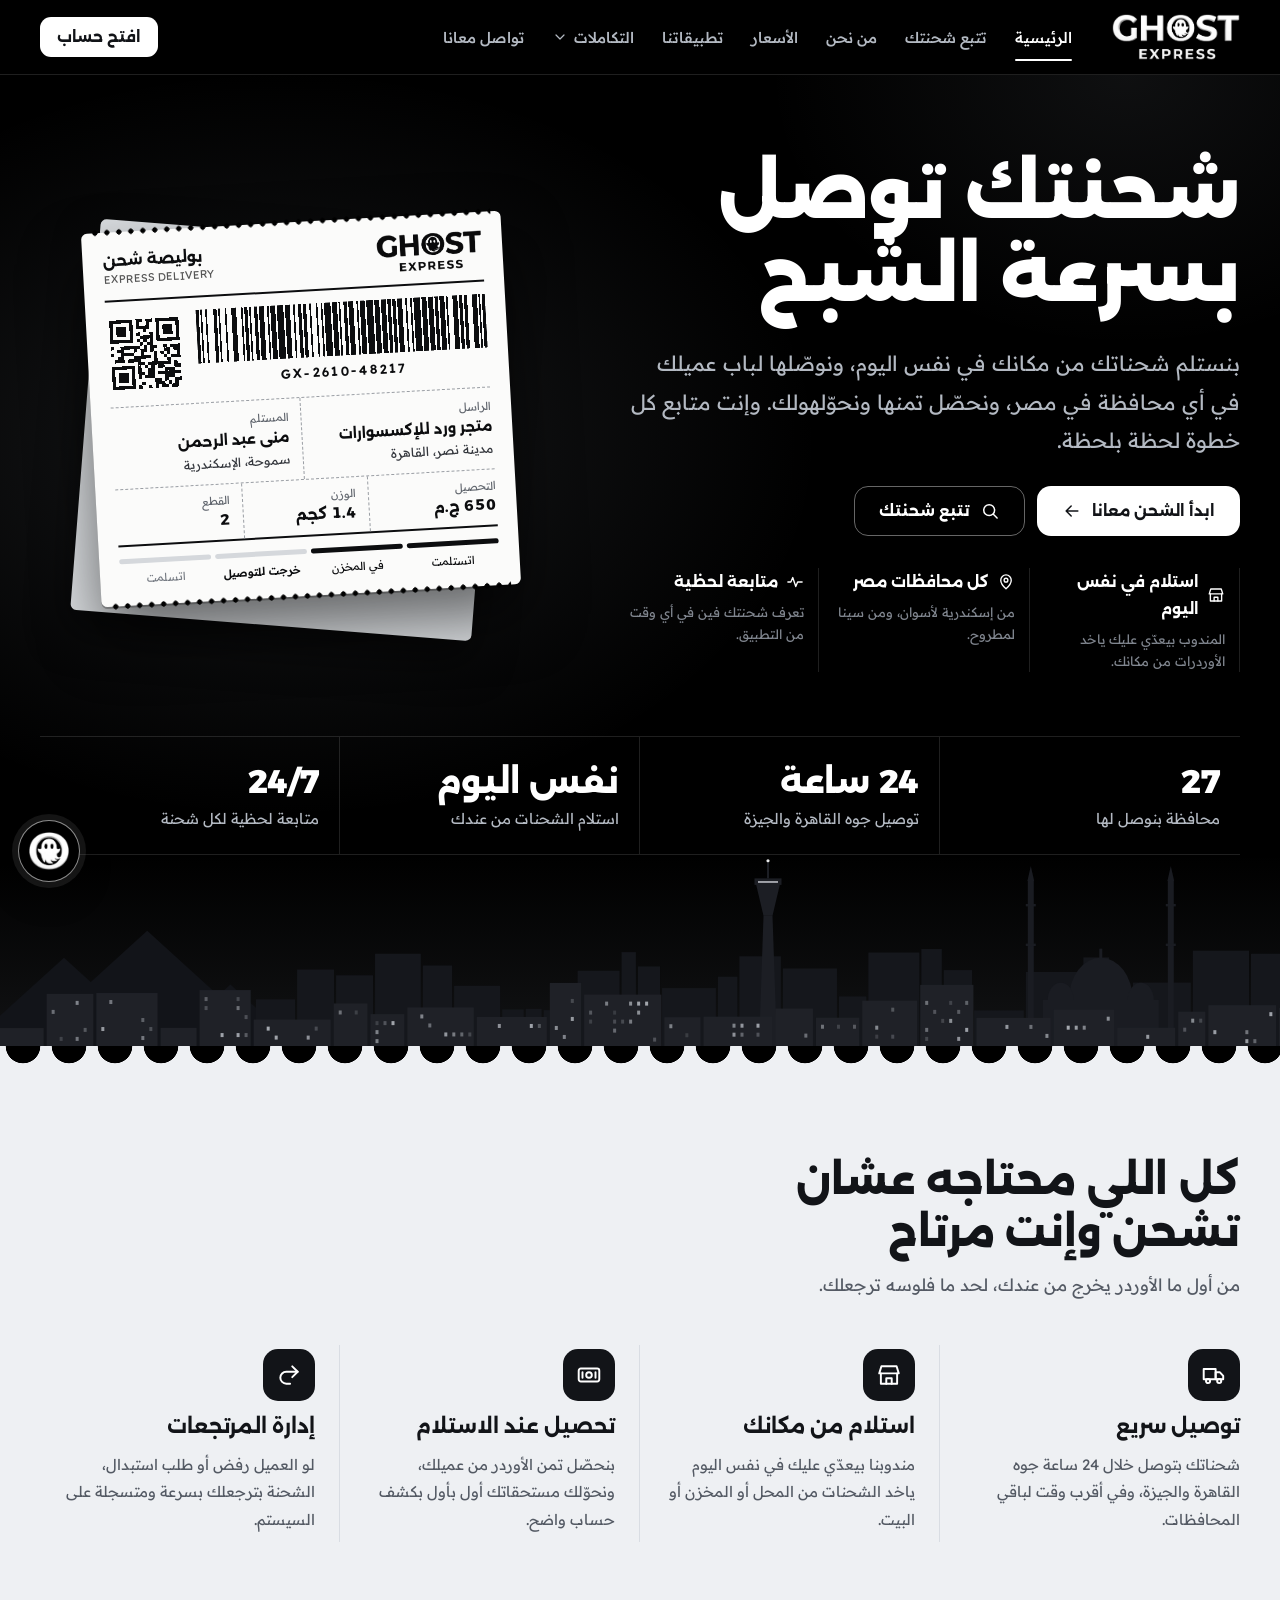
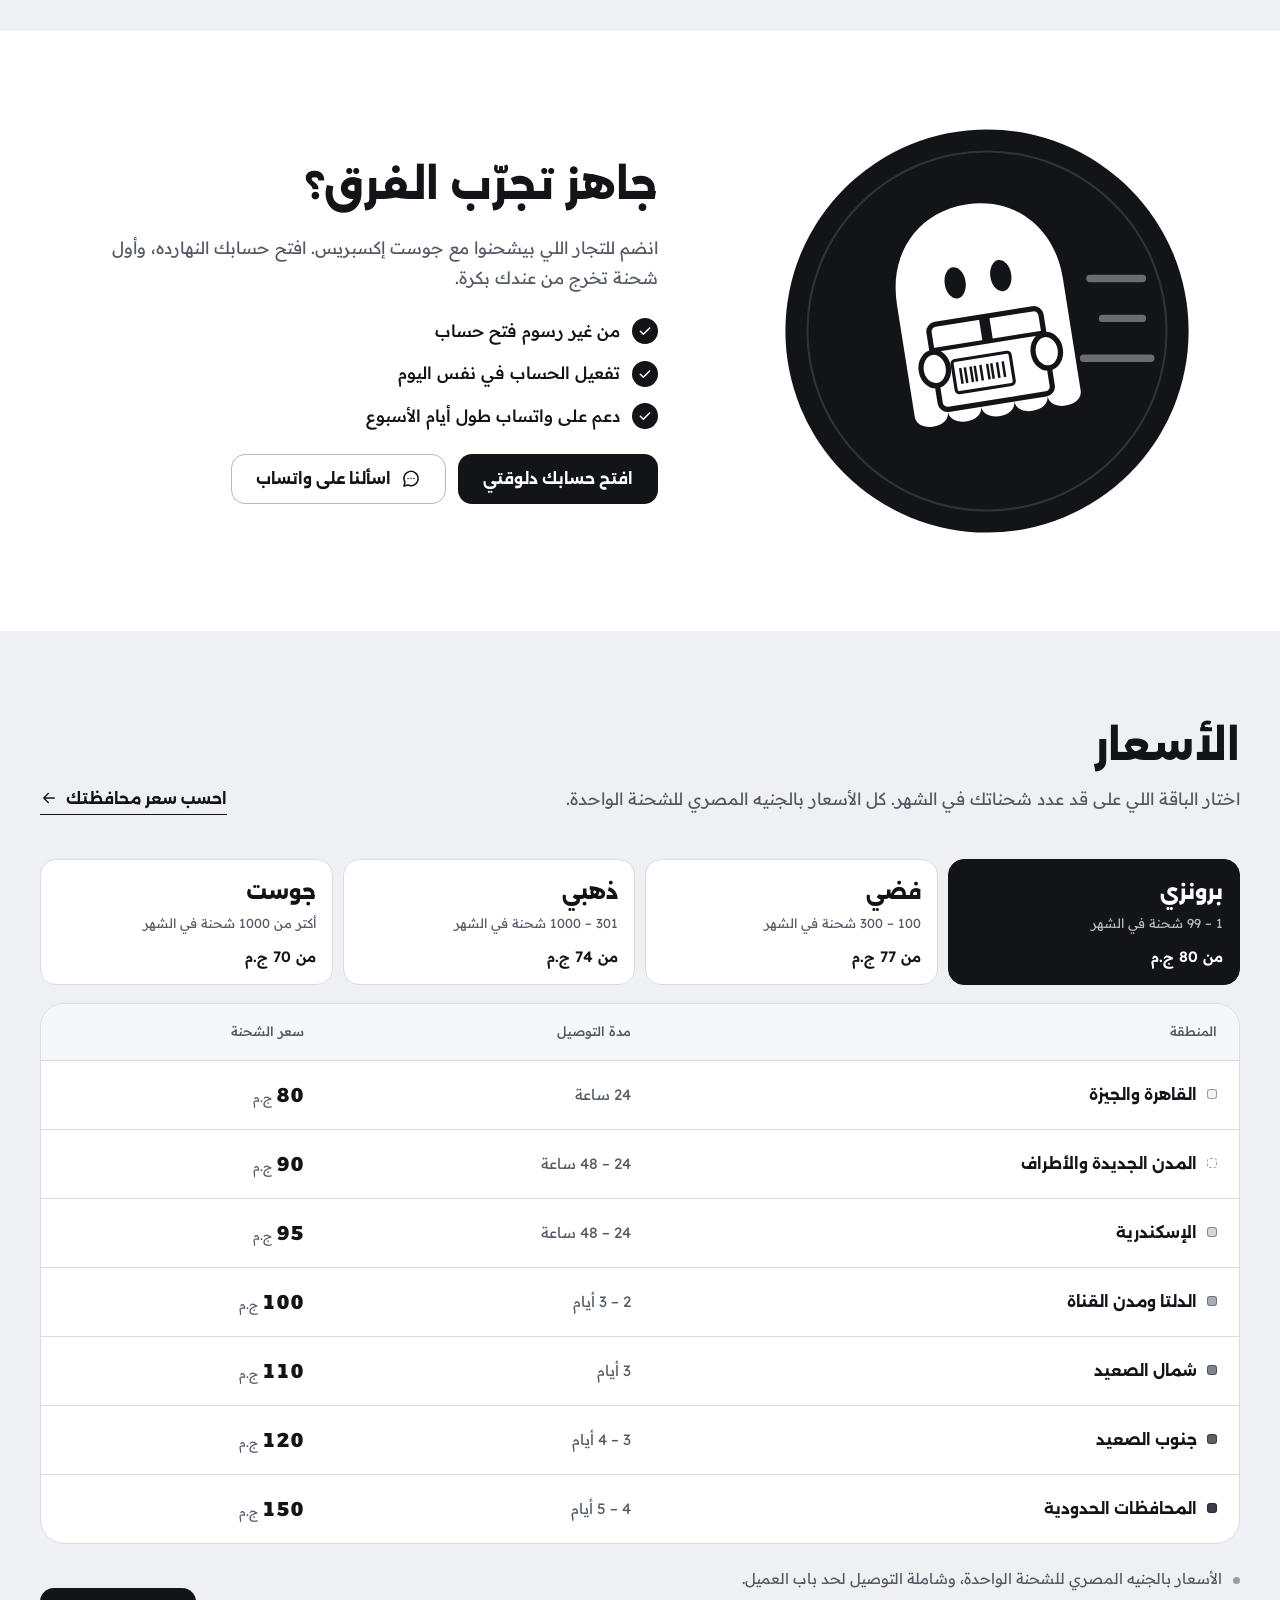
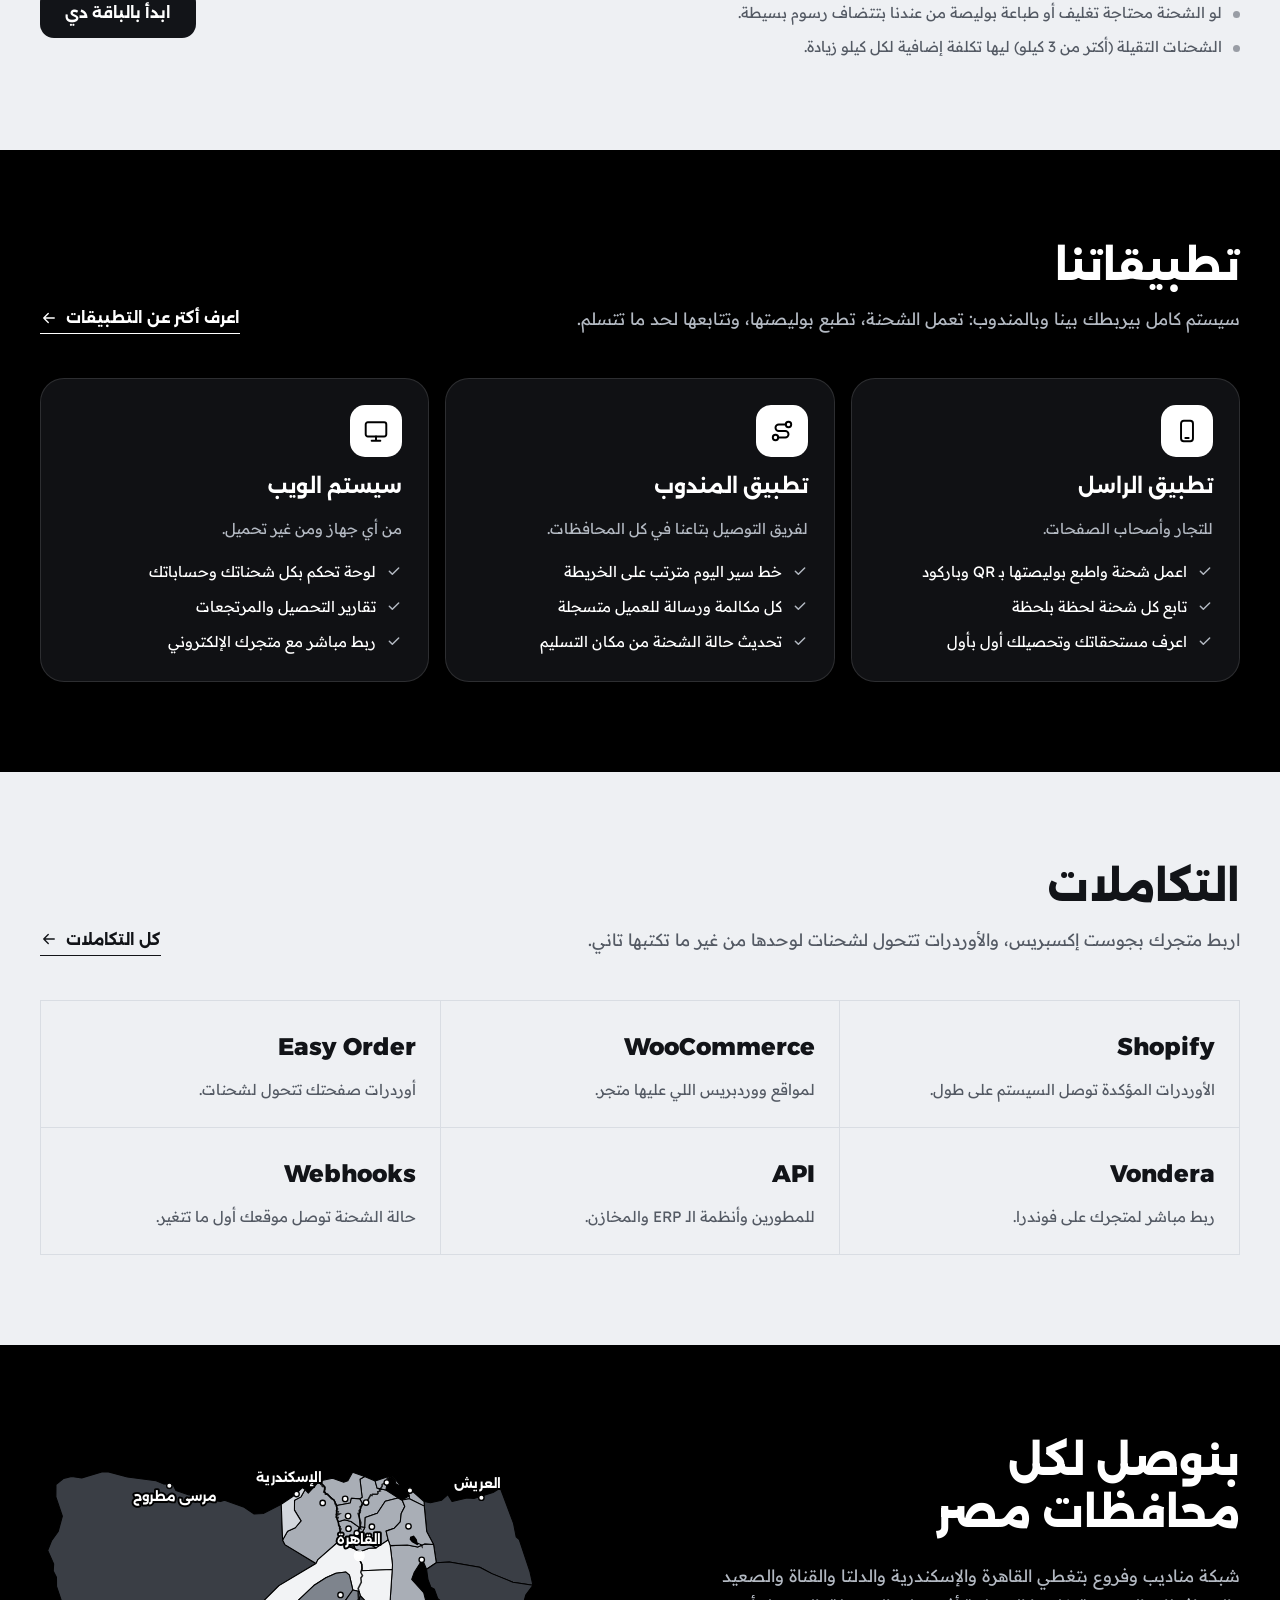
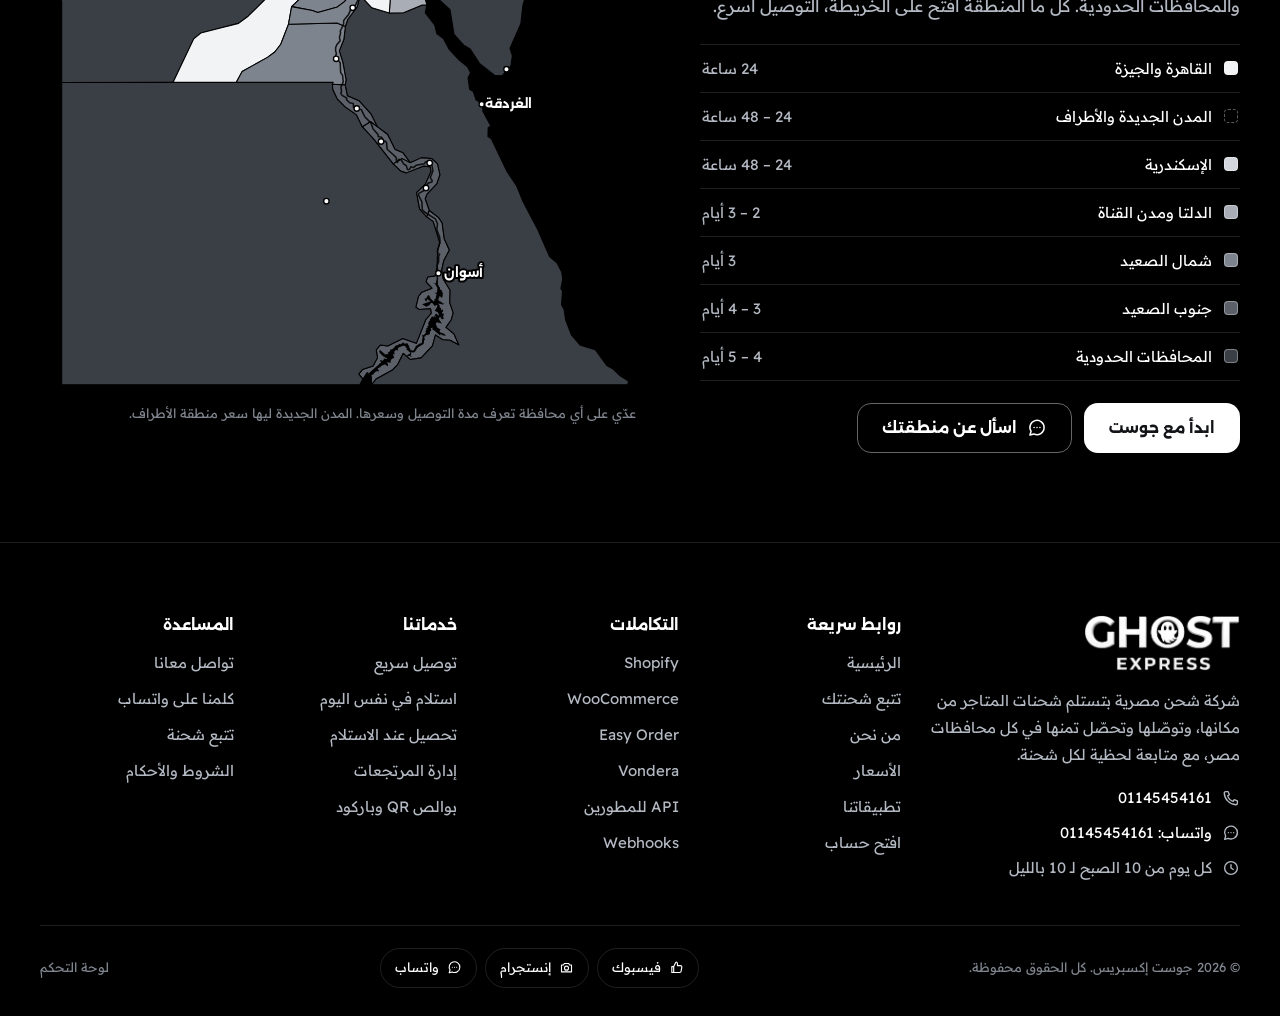
<file: index.html>
<!doctype html>
<html lang="ar" dir="rtl">
<head>
<meta charset="utf-8">
<meta name="viewport" content="width=device-width, initial-scale=1, viewport-fit=cover">
<title>جوست إكسبريس | شحن سريع لكل محافظات مصر</title>
<meta name="description" content="جوست إكسبريس شركة شحن مصرية: استلام من مكانك في نفس اليوم، توصيل لكل المحافظات، تحصيل عند الاستلام، ومتابعة لحظية لكل شحنة.">
<meta name="theme-color" content="#000000">
<meta property="og:type" content="website">
<meta property="og:locale" content="ar_EG">
<meta property="og:site_name" content="Ghost Express">
<meta property="og:title" content="جوست إكسبريس | شحن سريع لكل محافظات مصر">
<meta property="og:description" content="جوست إكسبريس شركة شحن مصرية: استلام من مكانك في نفس اليوم، توصيل لكل المحافظات، تحصيل عند الاستلام، ومتابعة لحظية لكل شحنة.">
<meta property="og:image" content="assets/img/og-image.jpg">
<link rel="icon" type="image/png" sizes="32x32" href="assets/img/favicon-32.png">
<link rel="apple-touch-icon" href="assets/img/apple-touch-icon.png">
<link rel="preconnect" href="https://fonts.googleapis.com">
<link rel="preconnect" href="https://fonts.gstatic.com" crossorigin>
<link rel="stylesheet" href="https://fonts.googleapis.com/css2?family=Alexandria:wght@500;700;800;900&family=Readex+Pro:wght@300;400;500;600&display=swap">
<link rel="stylesheet" href="assets/css/site.css">
</head>
<body>
<svg xmlns="http://www.w3.org/2000/svg" style="position:absolute;width:0;height:0;overflow:hidden" aria-hidden="true" focusable="false">
  <defs>
    <symbol id="i-truck" viewBox="0 0 24 24" fill="none" stroke="currentColor" stroke-width="1.8" stroke-linecap="round" stroke-linejoin="round"><path d="M2.5 6.5h11v9.5h-11z"/><path d="M13.5 9.5h4l3 3.4V16h-7z"/><circle cx="6.5" cy="17.6" r="1.9"/><circle cx="16.8" cy="17.6" r="1.9"/></symbol>
    <symbol id="i-box" viewBox="0 0 24 24" fill="none" stroke="currentColor" stroke-width="1.8" stroke-linecap="round" stroke-linejoin="round"><path d="M3.5 7.5 12 3l8.5 4.5v9L12 21l-8.5-4.5z"/><path d="M3.5 7.5 12 12l8.5-4.5M12 12v9M7.8 5.2l8.4 4.6"/></symbol>
    <symbol id="i-store" viewBox="0 0 24 24" fill="none" stroke="currentColor" stroke-width="1.8" stroke-linecap="round" stroke-linejoin="round"><path d="M4.5 10.5V20h15v-9.5"/><path d="M3 10.5 5 4h14l2 6.5z"/><path d="M9.5 20v-5h5v5"/></symbol>
    <symbol id="i-cash" viewBox="0 0 24 24" fill="none" stroke="currentColor" stroke-width="1.8" stroke-linecap="round" stroke-linejoin="round"><rect x="2.5" y="6" width="19" height="12" rx="2"/><circle cx="12" cy="12" r="2.6"/><path d="M6 9.5v5M18 9.5v5"/></symbol>
    <symbol id="i-return" viewBox="0 0 24 24" fill="none" stroke="currentColor" stroke-width="1.8" stroke-linecap="round" stroke-linejoin="round"><path d="M15 14l5-5-5-5"/><path d="M20 9H9.5a5.5 5.5 0 0 0 0 11H13"/></symbol>
    <symbol id="i-pin" viewBox="0 0 24 24" fill="none" stroke="currentColor" stroke-width="1.8" stroke-linecap="round" stroke-linejoin="round"><path d="M12 21s7-6.2 7-11.5A7 7 0 0 0 5 9.5C5 14.8 12 21 12 21z"/><circle cx="12" cy="9.5" r="2.5"/></symbol>
    <symbol id="i-bolt" viewBox="0 0 24 24" fill="none" stroke="currentColor" stroke-width="1.8" stroke-linecap="round" stroke-linejoin="round"><path d="M13 2.5 4.5 13.5H12L11 21.5l8.5-11H12z"/></symbol>
    <symbol id="i-live" viewBox="0 0 24 24" fill="none" stroke="currentColor" stroke-width="1.8" stroke-linecap="round" stroke-linejoin="round"><path d="M2.5 12h4l2.5-6 4 12 2.5-6h6"/></symbol>
    <symbol id="i-qr" viewBox="0 0 24 24" fill="none" stroke="currentColor" stroke-width="1.8" stroke-linecap="round" stroke-linejoin="round"><rect x="3.5" y="3.5" width="6.5" height="6.5" rx="1"/><rect x="14" y="3.5" width="6.5" height="6.5" rx="1"/><rect x="3.5" y="14" width="6.5" height="6.5" rx="1"/><path d="M14 14h2.5v2.5H14zM18 18h2.5v2.5H18zM14 19v1.5M19 14h1.5"/></symbol>
    <symbol id="i-phone" viewBox="0 0 24 24" fill="none" stroke="currentColor" stroke-width="1.8" stroke-linecap="round" stroke-linejoin="round"><path d="M5 3.5h3.2l1.6 4.2-2.2 1.4a11 11 0 0 0 7.3 7.3l1.4-2.2 4.2 1.6V19a2 2 0 0 1-2 2A16.5 16.5 0 0 1 3 5.5a2 2 0 0 1 2-2z"/></symbol>
    <symbol id="i-chat" viewBox="0 0 24 24" fill="none" stroke="currentColor" stroke-width="1.8" stroke-linecap="round" stroke-linejoin="round"><path d="M20.5 11.5a8.5 8.5 0 0 1-12.3 7.6L3.5 20.5l1.4-4.5A8.5 8.5 0 1 1 20.5 11.5z"/><path d="M8.5 11.5h.01M12 11.5h.01M15.5 11.5h.01"/></symbol>
    <symbol id="i-mail" viewBox="0 0 24 24" fill="none" stroke="currentColor" stroke-width="1.8" stroke-linecap="round" stroke-linejoin="round"><rect x="3" y="5" width="18" height="14" rx="2"/><path d="m3.5 6.5 8.5 6.5 8.5-6.5"/></symbol>
    <symbol id="i-clock" viewBox="0 0 24 24" fill="none" stroke="currentColor" stroke-width="1.8" stroke-linecap="round" stroke-linejoin="round"><circle cx="12" cy="12" r="8.5"/><path d="M12 7.5V12l3 2"/></symbol>
    <symbol id="i-check" viewBox="0 0 24 24" fill="none" stroke="currentColor" stroke-width="2.2" stroke-linecap="round" stroke-linejoin="round"><path d="m5 12.5 4.5 4.5L19 7.5"/></symbol>
    <symbol id="i-arrow" viewBox="0 0 24 24" fill="none" stroke="currentColor" stroke-width="1.8" stroke-linecap="round" stroke-linejoin="round"><path d="M19 12H5M11 6l-6 6 6 6"/></symbol>
    <symbol id="i-chevron" viewBox="0 0 24 24" fill="none" stroke="currentColor" stroke-width="1.8" stroke-linecap="round" stroke-linejoin="round"><path d="m6 9 6 6 6-6"/></symbol>
    <symbol id="i-menu" viewBox="0 0 24 24" fill="none" stroke="currentColor" stroke-width="1.8" stroke-linecap="round" stroke-linejoin="round"><path d="M4 7h16M4 12h16M4 17h16"/></symbol>
    <symbol id="i-close" viewBox="0 0 24 24" fill="none" stroke="currentColor" stroke-width="1.8" stroke-linecap="round" stroke-linejoin="round"><path d="M6 6l12 12M18 6 6 18"/></symbol>
    <symbol id="i-copy" viewBox="0 0 24 24" fill="none" stroke="currentColor" stroke-width="1.8" stroke-linecap="round" stroke-linejoin="round"><rect x="8" y="8" width="12" height="12" rx="2"/><path d="M16 8V6a2 2 0 0 0-2-2H6a2 2 0 0 0-2 2v8a2 2 0 0 0 2 2h2"/></symbol>
    <symbol id="i-plug" viewBox="0 0 24 24" fill="none" stroke="currentColor" stroke-width="1.8" stroke-linecap="round" stroke-linejoin="round"><path d="M9 3v5M15 3v5"/><path d="M6 8h12v3a6 6 0 0 1-12 0z"/><path d="M12 17v4"/></symbol>
    <symbol id="i-code" viewBox="0 0 24 24" fill="none" stroke="currentColor" stroke-width="1.8" stroke-linecap="round" stroke-linejoin="round"><path d="m8 8-4 4 4 4M16 8l4 4-4 4M13.5 5l-3 14"/></symbol>
    <symbol id="i-sync" viewBox="0 0 24 24" fill="none" stroke="currentColor" stroke-width="1.8" stroke-linecap="round" stroke-linejoin="round"><path d="M20 7h-9a5 5 0 0 0-5 5"/><path d="m17 4 3 3-3 3"/><path d="M4 17h9a5 5 0 0 0 5-5"/><path d="m7 20-3-3 3-3"/></symbol>
    <symbol id="i-chart" viewBox="0 0 24 24" fill="none" stroke="currentColor" stroke-width="1.8" stroke-linecap="round" stroke-linejoin="round"><path d="M4 4v16h16"/><path d="M8.5 16v-5M12.5 16V8M16.5 16v-3"/></symbol>
    <symbol id="i-shield" viewBox="0 0 24 24" fill="none" stroke="currentColor" stroke-width="1.8" stroke-linecap="round" stroke-linejoin="round"><path d="M12 3 5 6v5.5c0 4.5 3 8 7 9.5 4-1.5 7-5 7-9.5V6z"/><path d="m9 12 2.2 2.2L15.5 10"/></symbol>
    <symbol id="i-users" viewBox="0 0 24 24" fill="none" stroke="currentColor" stroke-width="1.8" stroke-linecap="round" stroke-linejoin="round"><circle cx="9" cy="8.5" r="3.2"/><path d="M3 19.5c.6-3.2 3-5 6-5s5.4 1.8 6 5"/><path d="M15.5 5.6a3.2 3.2 0 0 1 0 6M17.5 14.7c1.8.6 3 2.2 3.4 4.8"/></symbol>
    <symbol id="i-shirt" viewBox="0 0 24 24" fill="none" stroke="currentColor" stroke-width="1.8" stroke-linecap="round" stroke-linejoin="round"><path d="M8.5 3.5 4 5.5 2.5 10l3.5 1.2V20.5h12V11.2l3.5-1.2L20 5.5l-4.5-2a3.5 3.5 0 0 1-7 0z"/></symbol>
    <symbol id="i-pill" viewBox="0 0 24 24" fill="none" stroke="currentColor" stroke-width="1.8" stroke-linecap="round" stroke-linejoin="round"><path d="M10.2 20.2a5 5 0 0 1-7.1-7.1l9.6-9.6a5 5 0 0 1 7.1 7.1z"/><path d="m8 8 8 8"/></symbol>
    <symbol id="i-building" viewBox="0 0 24 24" fill="none" stroke="currentColor" stroke-width="1.8" stroke-linecap="round" stroke-linejoin="round"><path d="M4.5 21V5.5L13 3v18"/><path d="M13 9h6.5v12"/><path d="M7.5 8h2.5M7.5 11.5h2.5M7.5 15h2.5M16 12.5h1M16 16h1"/><path d="M3 21h18"/></symbol>
    <symbol id="i-app" viewBox="0 0 24 24" fill="none" stroke="currentColor" stroke-width="1.8" stroke-linecap="round" stroke-linejoin="round"><rect x="6.5" y="2.5" width="11" height="19" rx="2.5"/><path d="M10.5 18.5h3"/></symbol>
    <symbol id="i-monitor" viewBox="0 0 24 24" fill="none" stroke="currentColor" stroke-width="1.8" stroke-linecap="round" stroke-linejoin="round"><rect x="2.5" y="4" width="19" height="13" rx="2"/><path d="M8 21h8M12 17v4"/></symbol>
    <symbol id="i-route" viewBox="0 0 24 24" fill="none" stroke="currentColor" stroke-width="1.8" stroke-linecap="round" stroke-linejoin="round"><circle cx="6" cy="18" r="2.5"/><circle cx="18" cy="6" r="2.5"/><path d="M8.5 18H15a3 3 0 0 0 0-6H9a3 3 0 0 1 0-6h6.5"/></symbol>
    <symbol id="i-search" viewBox="0 0 24 24" fill="none" stroke="currentColor" stroke-width="1.8" stroke-linecap="round" stroke-linejoin="round"><circle cx="11" cy="11" r="6.5"/><path d="m16 16 4.5 4.5"/></symbol>
    <symbol id="i-external" viewBox="0 0 24 24" fill="none" stroke="currentColor" stroke-width="1.8" stroke-linecap="round" stroke-linejoin="round"><path d="M14 4h6v6"/><path d="M20 4 11 13"/><path d="M18 14v5a1 1 0 0 1-1 1H5a1 1 0 0 1-1-1V7a1 1 0 0 1 1-1h5"/></symbol>
    <symbol id="i-tag" viewBox="0 0 24 24" fill="none" stroke="currentColor" stroke-width="1.8" stroke-linecap="round" stroke-linejoin="round"><path d="M3.5 12.2V4.5a1 1 0 0 1 1-1h7.7L21 12.3a1.5 1.5 0 0 1 0 2.1l-6.6 6.6a1.5 1.5 0 0 1-2.1 0z"/><circle cx="8" cy="8" r="1.5"/></symbol>
    <symbol id="i-inbox" viewBox="0 0 24 24" fill="none" stroke="currentColor" stroke-width="1.8" stroke-linecap="round" stroke-linejoin="round"><path d="M3.5 13.5 6 5h12l2.5 8.5V19a1 1 0 0 1-1 1h-15a1 1 0 0 1-1-1z"/><path d="M3.5 13.5H8l1.5 2.5h5l1.5-2.5h4.5"/></symbol>
    <symbol id="i-sliders" viewBox="0 0 24 24" fill="none" stroke="currentColor" stroke-width="1.8" stroke-linecap="round" stroke-linejoin="round"><path d="M4 7h10M18 7h2M4 17h4M12 17h8"/><circle cx="16" cy="7" r="2"/><circle cx="10" cy="17" r="2"/></symbol>
    <symbol id="i-lock" viewBox="0 0 24 24" fill="none" stroke="currentColor" stroke-width="1.8" stroke-linecap="round" stroke-linejoin="round"><rect x="4.5" y="10.5" width="15" height="10" rx="2"/><path d="M8 10.5V7.5a4 4 0 0 1 8 0v3"/></symbol>
    <symbol id="i-logout" viewBox="0 0 24 24" fill="none" stroke="currentColor" stroke-width="1.8" stroke-linecap="round" stroke-linejoin="round"><path d="M14 4h4a2 2 0 0 1 2 2v12a2 2 0 0 1-2 2h-4"/><path d="M9 16l-4-4 4-4M5 12h10"/></symbol>
    <symbol id="i-trash" viewBox="0 0 24 24" fill="none" stroke="currentColor" stroke-width="1.8" stroke-linecap="round" stroke-linejoin="round"><path d="M4 7h16M10 11v6M14 11v6"/><path d="M6 7l1 13h10l1-13"/><path d="M9 7V4h6v3"/></symbol>
    <symbol id="i-download" viewBox="0 0 24 24" fill="none" stroke="currentColor" stroke-width="1.8" stroke-linecap="round" stroke-linejoin="round"><path d="M12 4v11M7 10l5 5 5-5"/><path d="M5 20h14"/></symbol>
    <symbol id="i-home" viewBox="0 0 24 24" fill="none" stroke="currentColor" stroke-width="1.8" stroke-linecap="round" stroke-linejoin="round"><path d="M4 11 12 4l8 7"/><path d="M6 9.5V20h12V9.5"/></symbol>
    <symbol id="i-wallet" viewBox="0 0 24 24" fill="none" stroke="currentColor" stroke-width="1.8" stroke-linecap="round" stroke-linejoin="round"><path d="M19 8V6a1.5 1.5 0 0 0-1.5-1.5H6A2.5 2.5 0 0 0 3.5 7v10A2.5 2.5 0 0 0 6 19.5h13a1.5 1.5 0 0 0 1.5-1.5V9.5A1.5 1.5 0 0 0 19 8H6a2.5 2.5 0 0 1-2.5-1"/><circle cx="16.5" cy="13.8" r="1.2"/></symbol>
    <symbol id="i-user" viewBox="0 0 24 24" fill="none" stroke="currentColor" stroke-width="1.8" stroke-linecap="round" stroke-linejoin="round"><circle cx="12" cy="8" r="3.8"/><path d="M4.5 20.5c.8-4 3.8-6.2 7.5-6.2s6.7 2.2 7.5 6.2"/></symbol>
    <symbol id="i-hub" viewBox="0 0 24 24" fill="none" stroke="currentColor" stroke-width="1.8" stroke-linecap="round" stroke-linejoin="round"><path d="M3 20V9l9-5 9 5v11"/><path d="M7 20v-7h10v7M7 16.5h10"/></symbol>
    <symbol id="i-refresh" viewBox="0 0 24 24" fill="none" stroke="currentColor" stroke-width="1.8" stroke-linecap="round" stroke-linejoin="round"><path d="M20 11a8 8 0 0 0-14.5-4.5L4 8"/><path d="M4 4v4h4"/><path d="M4 13a8 8 0 0 0 14.5 4.5L20 16"/><path d="M20 20v-4h-4"/></symbol>
    <symbol id="i-info" viewBox="0 0 24 24" fill="none" stroke="currentColor" stroke-width="1.8" stroke-linecap="round" stroke-linejoin="round"><circle cx="12" cy="12" r="8.5"/><path d="M12 11v5M12 8h.01"/></symbol>
    <symbol id="i-link" viewBox="0 0 24 24" fill="none" stroke="currentColor" stroke-width="1.8" stroke-linecap="round" stroke-linejoin="round"><path d="M10 14a4.5 4.5 0 0 0 6.4 0l3-3a4.5 4.5 0 0 0-6.4-6.4l-1 1"/><path d="M14 10a4.5 4.5 0 0 0-6.4 0l-3 3a4.5 4.5 0 0 0 6.4 6.4l1-1"/></symbol>
    <symbol id="i-camera" viewBox="0 0 24 24" fill="none" stroke="currentColor" stroke-width="1.8" stroke-linecap="round" stroke-linejoin="round"><path d="M4 8h3l1.5-2.5h7L17 8h3v11H4z"/><circle cx="12" cy="13" r="3.2"/></symbol>
    <symbol id="i-thumb" viewBox="0 0 24 24" fill="none" stroke="currentColor" stroke-width="1.8" stroke-linecap="round" stroke-linejoin="round"><path d="M7.5 10.5V20H4.5v-9.5z"/><path d="M7.5 10.5 11 3.5a2 2 0 0 1 2.5 2V9h5a2 2 0 0 1 2 2.3l-1.2 6.8a2 2 0 0 1-2 1.9H7.5"/></symbol>
    <symbol id="i-play" viewBox="0 0 24 24" fill="none" stroke="currentColor" stroke-width="1.8" stroke-linecap="round" stroke-linejoin="round"><path d="M6 4.5v15l13-7.5z"/></symbol>
  </defs>
</svg>
<a class="sr-only" href="#main">تخطي للمحتوى</a>
<header class="site-header">
  <div class="wrap">
    <a class="brand" href="index.html" aria-label="جوست إكسبريس، الصفحة الرئيسية"><img src="assets/img/logo-white.png" alt="Ghost Express" width="654" height="235"></a>
    <nav class="nav" aria-label="القائمة الرئيسية">
      <a href="index.html" data-nav="home">الرئيسية</a>
      <a href="track.html" data-nav="track">تتبع شحنتك</a>
      <a href="about.html" data-nav="about">من نحن</a>
      <a href="prices.html" data-nav="prices">الأسعار</a>
      <a href="apps.html" data-nav="apps">تطبيقاتنا</a>
      <div class="nav-drop" data-drop>
        <button type="button" aria-expanded="false" aria-controls="drop-integ">التكاملات <svg class="ic" aria-hidden="true"><use href="#i-chevron"/></svg></button>
        <div class="drop" id="drop-integ" hidden>
          <a href="integrations.html#shopify"><svg class="ic" aria-hidden="true"><use href="#i-store"/></svg>ربط Shopify</a>
          <a href="integrations.html#woocommerce"><svg class="ic" aria-hidden="true"><use href="#i-store"/></svg>ربط WooCommerce (ووردبريس)</a>
          <a href="integrations.html#easyorder"><svg class="ic" aria-hidden="true"><use href="#i-store"/></svg>ربط Easy Order</a>
          <a href="integrations.html#vondera"><svg class="ic" aria-hidden="true"><use href="#i-store"/></svg>ربط Vondera</a>
          <a href="integrations.html#api"><svg class="ic" aria-hidden="true"><use href="#i-code"/></svg>API للمطورين</a>
          <a href="integrations.html#webhooks"><svg class="ic" aria-hidden="true"><use href="#i-sync"/></svg>Webhooks</a>
          <hr>
          <a href="terms.html" data-nav="terms"><svg class="ic" aria-hidden="true"><use href="#i-shield"/></svg>الشروط والأحكام</a>
        </div>
      </div>
      <a href="contact.html" data-nav="contact">تواصل معانا</a>
    </nav>
    <div class="head-actions">
      <a class="btn btn--line btn--sm" data-gx-link="systemUrl" data-gx-optional target="_blank" rel="noopener" hidden>دخول التجار</a>
      <a class="btn btn--sm" href="register.html">افتح حساب</a>
      <button class="menu-btn" type="button" aria-expanded="false" aria-controls="mnav" aria-label="القائمة"><svg class="ic" aria-hidden="true"><use href="#i-menu"/></svg></button>
    </div>
  </div>
  <div class="mobile-nav" id="mnav" hidden>
    <nav class="wrap" aria-label="القائمة">
      <a href="index.html" data-nav="home"><svg class="ic" aria-hidden="true"><use href="#i-home"/></svg>الرئيسية</a>
      <a href="track.html" data-nav="track"><svg class="ic" aria-hidden="true"><use href="#i-search"/></svg>تتبع شحنتك</a>
      <a href="about.html" data-nav="about"><svg class="ic" aria-hidden="true"><use href="#i-users"/></svg>من نحن</a>
      <a href="prices.html" data-nav="prices"><svg class="ic" aria-hidden="true"><use href="#i-tag"/></svg>الأسعار</a>
      <a href="apps.html" data-nav="apps"><svg class="ic" aria-hidden="true"><use href="#i-app"/></svg>تطبيقاتنا</a>
      <a href="integrations.html" data-nav="integrations"><svg class="ic" aria-hidden="true"><use href="#i-plug"/></svg>التكاملات</a>
      <a href="contact.html" data-nav="contact"><svg class="ic" aria-hidden="true"><use href="#i-mail"/></svg>تواصل معانا</a>
      <a href="terms.html" data-nav="terms"><svg class="ic" aria-hidden="true"><use href="#i-shield"/></svg>الشروط والأحكام</a>
      <div class="btn-row">
        <a class="btn" href="register.html">افتح حساب تاجر</a>
        <a class="btn btn--line" data-gx-link="systemUrl" data-gx-optional target="_blank" rel="noopener" hidden>دخول التجار</a>
      </div>
    </nav>
  </div>
</header>
<main data-title="جوست إكسبريس | شحن سريع لكل محافظات مصر" id="main" data-page="home">
  <section class="hero" aria-labelledby="h-hero">
    <div class="wrap">
      <div class="hero-grid">
        <div class="hero-copy">
          <h1 id="h-hero"><span class="line">شحنتك توصل</span><span class="line">بسرعة الشبح</span></h1>
          <p class="hero-lead">بنستلم شحناتك من مكانك في نفس اليوم، ونوصّلها لباب عميلك في أي محافظة في مصر، ونحصّل تمنها ونحوّلهولك. وإنت متابع كل خطوة لحظة بلحظة.</p>
          <div class="btn-row">
            <a class="btn" href="register.html">ابدأ الشحن معانا <svg class="ic" aria-hidden="true"><use href="#i-arrow"/></svg></a>
            <a class="btn btn--line" href="track.html"><svg class="ic" aria-hidden="true"><use href="#i-search"/></svg>تتبع شحنتك</a>
          </div>
          <ul class="hero-points">
            <li><b><svg class="ic" aria-hidden="true"><use href="#i-store"/></svg>استلام في نفس اليوم</b><span>المندوب بيعدّي عليك ياخد الأوردرات من مكانك.</span></li>
            <li><b><svg class="ic" aria-hidden="true"><use href="#i-pin"/></svg>كل محافظات مصر</b><span>من إسكندرية لأسوان، ومن سينا لمطروح.</span></li>
            <li><b><svg class="ic" aria-hidden="true"><use href="#i-live"/></svg>متابعة لحظية</b><span>تعرف شحنتك فين في أي وقت من التطبيق.</span></li>
          </ul>
        </div>
        <div class="waybills" role="img" aria-label="مثال لبوليصة شحن جوست إكسبريس بباركود وكود QR">
          <div class="waybill--back" aria-hidden="true"></div>
          <article class="waybill" aria-hidden="true">
            <div class="wb-top">
              <img src="assets/img/logo-black.png" alt="" width="654" height="235">
              <div><b>بوليصة شحن</b><small>EXPRESS DELIVERY</small></div>
            </div>
            <div class="wb-codes">
              <div class="wb-bar">
                <svg viewBox="0 0 178 40" preserveAspectRatio="none" shape-rendering="crispEdges"><path d="M0 0h2v40h-2zM3 0h1v40h-1zM6 0h1v40h-1zM11 0h2v40h-2zM14 0h1v40h-1zM18 0h1v40h-1zM22 0h3v40h-3zM28 0h1v40h-1zM30 0h2v40h-2zM33 0h1v40h-1zM36 0h2v40h-2zM39 0h3v40h-3zM44 0h1v40h-1zM46 0h3v40h-3zM50 0h4v40h-4zM55 0h3v40h-3zM60 0h1v40h-1zM63 0h2v40h-2zM66 0h2v40h-2zM70 0h1v40h-1zM74 0h1v40h-1zM77 0h1v40h-1zM79 0h4v40h-4zM84 0h3v40h-3zM88 0h1v40h-1zM91 0h2v40h-2zM94 0h3v40h-3zM99 0h1v40h-1zM101 0h3v40h-3zM105 0h4v40h-4zM110 0h3v40h-3zM114 0h3v40h-3zM118 0h2v40h-2zM121 0h2v40h-2zM124 0h3v40h-3zM129 0h1v40h-1zM132 0h1v40h-1zM134 0h4v40h-4zM139 0h3v40h-3zM143 0h3v40h-3zM147 0h2v40h-2zM150 0h3v40h-3zM154 0h1v40h-1zM158 0h3v40h-3zM162 0h2v40h-2zM165 0h2v40h-2zM170 0h3v40h-3zM174 0h1v40h-1zM176 0h2v40h-2z" fill="#0c0d0f"/></svg>
                <span class="scan"></span>
                <span class="wb-code">GX-2610-48217</span>
              </div>
              <div class="wb-qr"><svg viewBox="-1 -1 23 23" shape-rendering="crispEdges"><path d="M0 0h7v1h-7zM8 0h2v1h-2zM11 0h2v1h-2zM14 0h7v1h-7zM0 1h1v1h-1zM6 1h1v1h-1zM8 1h1v1h-1zM11 1h1v1h-1zM14 1h1v1h-1zM20 1h1v1h-1zM0 2h1v1h-1zM2 2h3v1h-3zM6 2h1v1h-1zM8 2h4v1h-4zM14 2h1v1h-1zM16 2h3v1h-3zM20 2h1v1h-1zM0 3h1v1h-1zM2 3h3v1h-3zM6 3h1v1h-1zM10 3h1v1h-1zM14 3h1v1h-1zM16 3h3v1h-3zM20 3h1v1h-1zM0 4h1v1h-1zM2 4h3v1h-3zM6 4h1v1h-1zM8 4h1v1h-1zM12 4h1v1h-1zM14 4h1v1h-1zM16 4h3v1h-3zM20 4h1v1h-1zM0 5h1v1h-1zM6 5h1v1h-1zM9 5h4v1h-4zM14 5h1v1h-1zM20 5h1v1h-1zM0 6h7v1h-7zM8 6h1v1h-1zM10 6h1v1h-1zM12 6h1v1h-1zM14 6h7v1h-7zM9 7h1v1h-1zM11 7h2v1h-2zM0 8h1v1h-1zM3 8h6v1h-6zM10 8h1v1h-1zM12 8h2v1h-2zM16 8h1v1h-1zM18 8h3v1h-3zM2 9h2v1h-2zM7 9h1v1h-1zM9 9h2v1h-2zM12 9h1v1h-1zM16 9h2v1h-2zM19 9h2v1h-2zM0 10h1v1h-1zM3 10h4v1h-4zM9 10h1v1h-1zM13 10h1v1h-1zM15 10h1v1h-1zM17 10h1v1h-1zM20 10h1v1h-1zM2 11h2v1h-2zM7 11h5v1h-5zM13 11h1v1h-1zM16 11h1v1h-1zM18 11h3v1h-3zM1 12h3v1h-3zM5 12h4v1h-4zM13 12h1v1h-1zM17 12h1v1h-1zM8 13h2v1h-2zM11 13h7v1h-7zM19 13h1v1h-1zM0 14h7v1h-7zM8 14h1v1h-1zM10 14h1v1h-1zM12 14h1v1h-1zM14 14h2v1h-2zM19 14h2v1h-2zM0 15h1v1h-1zM6 15h1v1h-1zM8 15h1v1h-1zM11 15h2v1h-2zM16 15h3v1h-3zM0 16h1v1h-1zM2 16h3v1h-3zM6 16h1v1h-1zM8 16h2v1h-2zM11 16h2v1h-2zM14 16h7v1h-7zM0 17h1v1h-1zM2 17h3v1h-3zM6 17h1v1h-1zM8 17h1v1h-1zM10 17h3v1h-3zM16 17h3v1h-3zM0 18h1v1h-1zM2 18h3v1h-3zM6 18h1v1h-1zM13 18h2v1h-2zM16 18h1v1h-1zM19 18h2v1h-2zM0 19h1v1h-1zM6 19h1v1h-1zM9 19h1v1h-1zM13 19h3v1h-3zM17 19h1v1h-1zM19 19h1v1h-1zM0 20h7v1h-7zM8 20h1v1h-1zM11 20h1v1h-1zM13 20h1v1h-1zM15 20h2v1h-2zM18 20h2v1h-2z" fill="#0c0d0f"/></svg></div>
            </div>
            <div class="wb-parties">
              <div><small>الراسل</small><b>متجر ورد للإكسسوارات</b><span>مدينة نصر، القاهرة</span></div>
              <div><small>المستلم</small><b>منى عبد الرحمن</b><span>سموحة، الإسكندرية</span></div>
            </div>
            <div class="wb-meta">
              <div><small>التحصيل</small><b>650 ج.م</b></div>
              <div><small>الوزن</small><b>1.4 كجم</b></div>
              <div><small>القطع</small><b>2</b></div>
            </div>
            <ol class="wb-track">
              <li class="is-done">اتستلمت</li>
              <li class="is-done">في المخزن</li>
              <li class="is-now">خرجت للتوصيل</li>
              <li>اتسلمت</li>
            </ol>
          </article>
        </div>
      </div>
      <div class="stats" data-gx-stats></div>
    </div>
    <div class="skyline-wrap" aria-hidden="true"><canvas class="skyline" data-gx-skyline></canvas></div>
  </section>
  <div class="hem" aria-hidden="true"></div>

  <section class="band band--paper" aria-labelledby="h-services">
    <div class="wrap">
      <div class="sec-head">
        <h2 id="h-services">كل اللي محتاجه عشان تشحن وإنت مرتاح</h2>
        <p>من أول ما الأوردر يخرج من عندك، لحد ما فلوسه ترجعلك.</p>
      </div>
      <ul class="services">
        <li><span class="tile-ic"><svg class="ic" aria-hidden="true"><use href="#i-truck"/></svg></span><h3>توصيل سريع</h3><p>شحناتك بتوصل خلال 24 ساعة جوه القاهرة والجيزة، وفي أقرب وقت لباقي المحافظات.</p></li>
        <li><span class="tile-ic"><svg class="ic" aria-hidden="true"><use href="#i-store"/></svg></span><h3>استلام من مكانك</h3><p>مندوبنا بيعدّي عليك في نفس اليوم ياخد الشحنات من المحل أو المخزن أو البيت.</p></li>
        <li><span class="tile-ic"><svg class="ic" aria-hidden="true"><use href="#i-cash"/></svg></span><h3>تحصيل عند الاستلام</h3><p>بنحصّل تمن الأوردر من عميلك، ونحوّلك مستحقاتك أول بأول بكشف حساب واضح.</p></li>
        <li><span class="tile-ic"><svg class="ic" aria-hidden="true"><use href="#i-return"/></svg></span><h3>إدارة المرتجعات</h3><p>لو العميل رفض أو طلب استبدال، الشحنة بترجعلك بسرعة ومتسجلة على السيستم.</p></li>
      </ul>
    </div>
  </section>

  <section class="band band--white" aria-labelledby="h-ready">
    <div class="wrap ready">
      <div class="ready-art"><svg viewBox="0 0 400 400" xmlns="http://www.w3.org/2000/svg" role="img" aria-label="شبح جوست إكسبريس شايل شحنة">
  <circle cx="200" cy="200" r="192" fill="#121418"/>
  <circle cx="200" cy="200" r="171" fill="none" stroke="#ffffff" stroke-opacity="0.13" stroke-width="2"/>
  <g stroke="#ffffff" stroke-linecap="round" stroke-width="7" opacity="0.38" fill="none">
    <path d="M298 150h50"/>
    <path d="M310 188h38"/>
    <path d="M292 226h64"/>
  </g>
  <g transform="rotate(-9 200 205)">
    <path fill="#ffffff" d="M200 78C152 78 120 114 120 162V270c0 16 32 16 32 0c0 16 32 16 32 0c0 16 32 16 32 0c0 16 32 16 32 0c0 16 32 16 32 0V162C280 114 248 78 200 78Z"/>
    <ellipse cx="178" cy="150" rx="10" ry="15" fill="#121418"/>
    <ellipse cx="222" cy="150" rx="10" ry="15" fill="#121418"/>
    <rect x="146" y="186" width="108" height="82" rx="7" fill="#ffffff" stroke="#121418" stroke-width="5"/>
    <path d="M146 210h108" fill="none" stroke="#121418" stroke-width="4"/>
    <path d="M200 186v24" fill="none" stroke="#121418" stroke-width="10"/>
    <rect x="163" y="223" width="56" height="31" rx="3" fill="#ffffff" stroke="#121418" stroke-width="3"/>
    <path d="M170 231v15M174.5 231v15M180 231v15M184 231v15M189.5 231v15M196 231v15M200 231v15M205.5 231v15M211 231v15" fill="none" stroke="#121418" stroke-width="2.4"/>
    <ellipse cx="146" cy="228" rx="13" ry="16" fill="#ffffff" stroke="#121418" stroke-width="5"/>
    <ellipse cx="254" cy="228" rx="13" ry="16" fill="#ffffff" stroke="#121418" stroke-width="5"/>
  </g>
</svg></div>
      <div class="ready-copy">
        <h2 id="h-ready">جاهز تجرّب الفرق؟</h2>
        <p>انضم للتجار اللي بيشحنوا مع جوست إكسبريس. افتح حسابك النهارده، وأول شحنة تخرج من عندك بكرة.</p>
        <ul class="checks">
          <li><svg class="ic" aria-hidden="true"><use href="#i-check"/></svg>من غير رسوم فتح حساب</li>
          <li><svg class="ic" aria-hidden="true"><use href="#i-check"/></svg>تفعيل الحساب في نفس اليوم</li>
          <li><svg class="ic" aria-hidden="true"><use href="#i-check"/></svg>دعم على واتساب طول أيام الأسبوع</li>
        </ul>
        <div class="btn-row">
          <a class="btn btn--dark" href="register.html">افتح حسابك دلوقتي</a>
          <a class="btn btn--line-dark" data-gx-link="whatsapp" target="_blank" rel="noopener"><svg class="ic" aria-hidden="true"><use href="#i-chat"/></svg>اسألنا على واتساب</a>
        </div>
      </div>
    </div>
  </section>

  <section class="band band--paper" aria-labelledby="h-prices">
    <div class="wrap">
      <div class="sec-head sec-head--row">
        <div>
          <h2 id="h-prices">الأسعار</h2>
          <p>اختار الباقة اللي على قد عدد شحناتك في الشهر. كل الأسعار بالجنيه المصري للشحنة الواحدة.</p>
        </div>
        <a class="link-arrow" href="prices.html">احسب سعر محافظتك <svg class="ic" aria-hidden="true"><use href="#i-arrow"/></svg></a>
      </div>
      <div id="home-prices" data-gx-price-tabs></div>
      <div class="price-foot">
        <ul class="notes" data-gx-notes></ul>
        <a class="btn btn--dark" href="register.html">ابدأ بالباقة دي</a>
      </div>
    </div>
  </section>

  <section class="band band--night" aria-labelledby="h-apps">
    <div class="wrap">
      <div class="sec-head sec-head--row">
        <div>
          <h2 id="h-apps">تطبيقاتنا</h2>
          <p>سيستم كامل بيربطك بينا وبالمندوب: تعمل الشحنة، تطبع بوليصتها، وتتابعها لحد ما تتسلم.</p>
        </div>
        <a class="link-arrow" href="apps.html">اعرف أكتر عن التطبيقات <svg class="ic" aria-hidden="true"><use href="#i-arrow"/></svg></a>
      </div>
      <div class="app-cards">
        <article class="app-card">
          <span class="tile-ic"><svg class="ic" aria-hidden="true"><use href="#i-app"/></svg></span>
          <h3>تطبيق الراسل</h3>
          <p>للتجار وأصحاب الصفحات.</p>
          <ul class="ticks">
            <li><svg class="ic" aria-hidden="true"><use href="#i-check"/></svg>اعمل شحنة واطبع بوليصتها بـ QR وباركود</li>
            <li><svg class="ic" aria-hidden="true"><use href="#i-check"/></svg>تابع كل شحنة لحظة بلحظة</li>
            <li><svg class="ic" aria-hidden="true"><use href="#i-check"/></svg>اعرف مستحقاتك وتحصيلك أول بأول</li>
          </ul>
        </article>
        <article class="app-card">
          <span class="tile-ic"><svg class="ic" aria-hidden="true"><use href="#i-route"/></svg></span>
          <h3>تطبيق المندوب</h3>
          <p>لفريق التوصيل بتاعنا في كل المحافظات.</p>
          <ul class="ticks">
            <li><svg class="ic" aria-hidden="true"><use href="#i-check"/></svg>خط سير اليوم مترتب على الخريطة</li>
            <li><svg class="ic" aria-hidden="true"><use href="#i-check"/></svg>كل مكالمة ورسالة للعميل متسجلة</li>
            <li><svg class="ic" aria-hidden="true"><use href="#i-check"/></svg>تحديث حالة الشحنة من مكان التسليم</li>
          </ul>
        </article>
        <article class="app-card">
          <span class="tile-ic"><svg class="ic" aria-hidden="true"><use href="#i-monitor"/></svg></span>
          <h3>سيستم الويب</h3>
          <p>من أي جهاز ومن غير تحميل.</p>
          <ul class="ticks">
            <li><svg class="ic" aria-hidden="true"><use href="#i-check"/></svg>لوحة تحكم بكل شحناتك وحساباتك</li>
            <li><svg class="ic" aria-hidden="true"><use href="#i-check"/></svg>تقارير التحصيل والمرتجعات</li>
            <li><svg class="ic" aria-hidden="true"><use href="#i-check"/></svg>ربط مباشر مع متجرك الإلكتروني</li>
          </ul>
        </article>
      </div>
    </div>
  </section>

  <section class="band band--paper" aria-labelledby="h-integ">
    <div class="wrap">
      <div class="sec-head sec-head--row">
        <div>
          <h2 id="h-integ">التكاملات</h2>
          <p>اربط متجرك بجوست إكسبريس، والأوردرات تتحول لشحنات لوحدها من غير ما تكتبها تاني.</p>
        </div>
        <a class="link-arrow" href="integrations.html">كل التكاملات <svg class="ic" aria-hidden="true"><use href="#i-arrow"/></svg></a>
      </div>
      <div class="integ-grid">
        <a class="integ-item" href="integrations.html#shopify"><b>Shopify</b><span>الأوردرات المؤكدة توصل السيستم على طول.</span></a>
        <a class="integ-item" href="integrations.html#woocommerce"><b>WooCommerce</b><span>لمواقع ووردبريس اللي عليها متجر.</span></a>
        <a class="integ-item" href="integrations.html#easyorder"><b>Easy Order</b><span>أوردرات صفحتك تتحول لشحنات.</span></a>
        <a class="integ-item" href="integrations.html#vondera"><b>Vondera</b><span>ربط مباشر لمتجرك على فوندرا.</span></a>
        <a class="integ-item" href="integrations.html#api"><b>API</b><span>للمطورين وأنظمة الـ ERP والمخازن.</span></a>
        <a class="integ-item" href="integrations.html#webhooks"><b>Webhooks</b><span>حالة الشحنة توصل موقعك أول ما تتغير.</span></a>
      </div>
    </div>
  </section>

  <section class="band band--night" aria-labelledby="h-cover">
    <div class="wrap coverage">
      <div class="coverage-copy">
        <h2 id="h-cover">بنوصل لكل محافظات مصر</h2>
        <p>شبكة مناديب وفروع بتغطي القاهرة والإسكندرية والدلتا والقناة والصعيد والمحافظات الحدودية. كل ما المنطقة أفتح على الخريطة، التوصيل أسرع.</p>
        <ul class="zone-legend" data-gx-zone-legend></ul>
        <div class="btn-row">
          <a class="btn" href="register.html">ابدأ مع جوست</a>
          <a class="btn btn--line" data-gx-link="whatsapp" data-wa-text="أهلاً جوست إكسبريس، عايز أسأل عن التوصيل لمنطقة:" target="_blank" rel="noopener"><svg class="ic" aria-hidden="true"><use href="#i-chat"/></svg>اسأل عن منطقتك</a>
        </div>
      </div>
      <div class="map-box" data-gx-map></div>
    </div>
  </section>
</main>
<footer class="site-footer">
  <div class="wrap">
    <div class="foot-grid">
      <div class="foot-brand">
        <img src="assets/img/logo-white.png" alt="Ghost Express" width="654" height="235">
        <p>شركة شحن مصرية بتستلم شحنات المتاجر من مكانها، وتوصّلها وتحصّل تمنها في كل محافظات مصر، مع متابعة لحظية لكل شحنة.</p>
        <ul class="foot-contact">
          <li><svg class="ic" aria-hidden="true"><use href="#i-phone"/></svg><a data-gx-link="tel"><span class="ltr" data-gx-text="phone">01145454161</span></a></li>
          <li><svg class="ic" aria-hidden="true"><use href="#i-chat"/></svg><a data-gx-link="whatsapp" target="_blank" rel="noopener">واتساب: <span class="ltr" data-gx-text="whatsapp">01145454161</span></a></li>
          <li data-gx-row="email" hidden><svg class="ic" aria-hidden="true"><use href="#i-mail"/></svg><a data-gx-link="email" data-gx-text="email"></a></li>
          <li data-gx-row="address" hidden><svg class="ic" aria-hidden="true"><use href="#i-pin"/></svg><span data-gx-text="address"></span></li>
          <li data-gx-row="hours"><svg class="ic" aria-hidden="true"><use href="#i-clock"/></svg><span data-gx-text="hours"></span></li>
        </ul>
      </div>
      <div class="foot-col">
        <h3>روابط سريعة</h3>
        <ul>
          <li><a href="index.html">الرئيسية</a></li>
          <li><a href="track.html">تتبع شحنتك</a></li>
          <li><a href="about.html">من نحن</a></li>
          <li><a href="prices.html">الأسعار</a></li>
          <li><a href="apps.html">تطبيقاتنا</a></li>
          <li><a href="register.html">افتح حساب</a></li>
        </ul>
      </div>
      <div class="foot-col">
        <h3>التكاملات</h3>
        <ul>
          <li><a href="integrations.html#shopify">Shopify</a></li>
          <li><a href="integrations.html#woocommerce">WooCommerce</a></li>
          <li><a href="integrations.html#easyorder">Easy Order</a></li>
          <li><a href="integrations.html#vondera">Vondera</a></li>
          <li><a href="integrations.html#api">API للمطورين</a></li>
          <li><a href="integrations.html#webhooks">Webhooks</a></li>
        </ul>
      </div>
      <div class="foot-col">
        <h3>خدماتنا</h3>
        <ul>
          <li>توصيل سريع</li>
          <li>استلام في نفس اليوم</li>
          <li>تحصيل عند الاستلام</li>
          <li>إدارة المرتجعات</li>
          <li>بوالص QR وباركود</li>
        </ul>
      </div>
      <div class="foot-col">
        <h3>المساعدة</h3>
        <ul>
          <li><a href="contact.html">تواصل معانا</a></li>
          <li><a data-gx-link="whatsapp" target="_blank" rel="noopener">كلمنا على واتساب</a></li>
          <li><a href="track.html">تتبع شحنة</a></li>
          <li><a href="terms.html">الشروط والأحكام</a></li>
          <li data-gx-row="systemUrl" hidden><a data-gx-link="systemUrl" target="_blank" rel="noopener">دخول التجار</a></li>
        </ul>
      </div>
    </div>
    <div class="foot-bottom">
      <span>© <span data-year>2026</span> جوست إكسبريس. كل الحقوق محفوظة.</span>
      <div class="social">
        <a data-gx-link="facebook" data-gx-optional target="_blank" rel="noopener"><svg class="ic" aria-hidden="true"><use href="#i-thumb"/></svg>فيسبوك</a>
        <a data-gx-link="instagram" data-gx-optional target="_blank" rel="noopener"><svg class="ic" aria-hidden="true"><use href="#i-camera"/></svg>إنستجرام</a>
        <a data-gx-link="tiktok" data-gx-optional target="_blank" rel="noopener" hidden><svg class="ic" aria-hidden="true"><use href="#i-play"/></svg>تيك توك</a>
        <a data-gx-link="whatsapp" target="_blank" rel="noopener"><svg class="ic" aria-hidden="true"><use href="#i-chat"/></svg>واتساب</a>
      </div>
      <a class="foot-admin" href="admin.html">لوحة التحكم</a>
    </div>
  </div>
</footer>
<div class="helper" data-helper>
  <div class="helper-panel" id="helper-panel" role="dialog" aria-label="مساعدة سريعة" hidden>
    <div class="helper-head">
      <img src="assets/img/mark-white.png" alt="" width="191" height="185">
      <div><b>أهلاً، أنا جوستي</b><span>تحب أساعدك في إيه؟</span></div>
    </div>
    <div class="helper-list">
      <a href="track.html"><svg class="ic" aria-hidden="true"><use href="#i-search"/></svg>تتبع شحنتك</a>
      <a href="prices.html"><svg class="ic" aria-hidden="true"><use href="#i-tag"/></svg>اعرف سعر الشحن لمحافظتك</a>
      <a href="register.html"><svg class="ic" aria-hidden="true"><use href="#i-store"/></svg>افتح حساب تاجر</a>
      <a href="contact.html"><svg class="ic" aria-hidden="true"><use href="#i-mail"/></svg>ابعتلنا رسالة</a>
      <a class="wa" data-gx-link="whatsapp" target="_blank" rel="noopener"><svg class="ic" aria-hidden="true"><use href="#i-chat"/></svg>كلمنا على واتساب</a>
    </div>
    <div class="helper-call">
      <span>أو اتصل بينا: <b class="ltr" data-gx-text="phone">01145454161</b></span>
      <button class="copy-btn" type="button" data-copy-setting="phone"><svg class="ic" aria-hidden="true"><use href="#i-copy"/></svg>نسخ</button>
    </div>
  </div>
  <button class="helper-btn" type="button" aria-expanded="false" aria-controls="helper-panel" aria-label="مساعدة سريعة"><img src="assets/img/mark-white.png" alt="" width="191" height="185"><svg class="ic" aria-hidden="true" hidden><use href="#i-close"/></svg></button>
</div>
<script src="assets/js/data.js"></script>
<script src="assets/js/generated.js"></script>
<script src="assets/js/store.js"></script>
<script src="assets/js/site.js"></script>
</body>
</html>
</file>
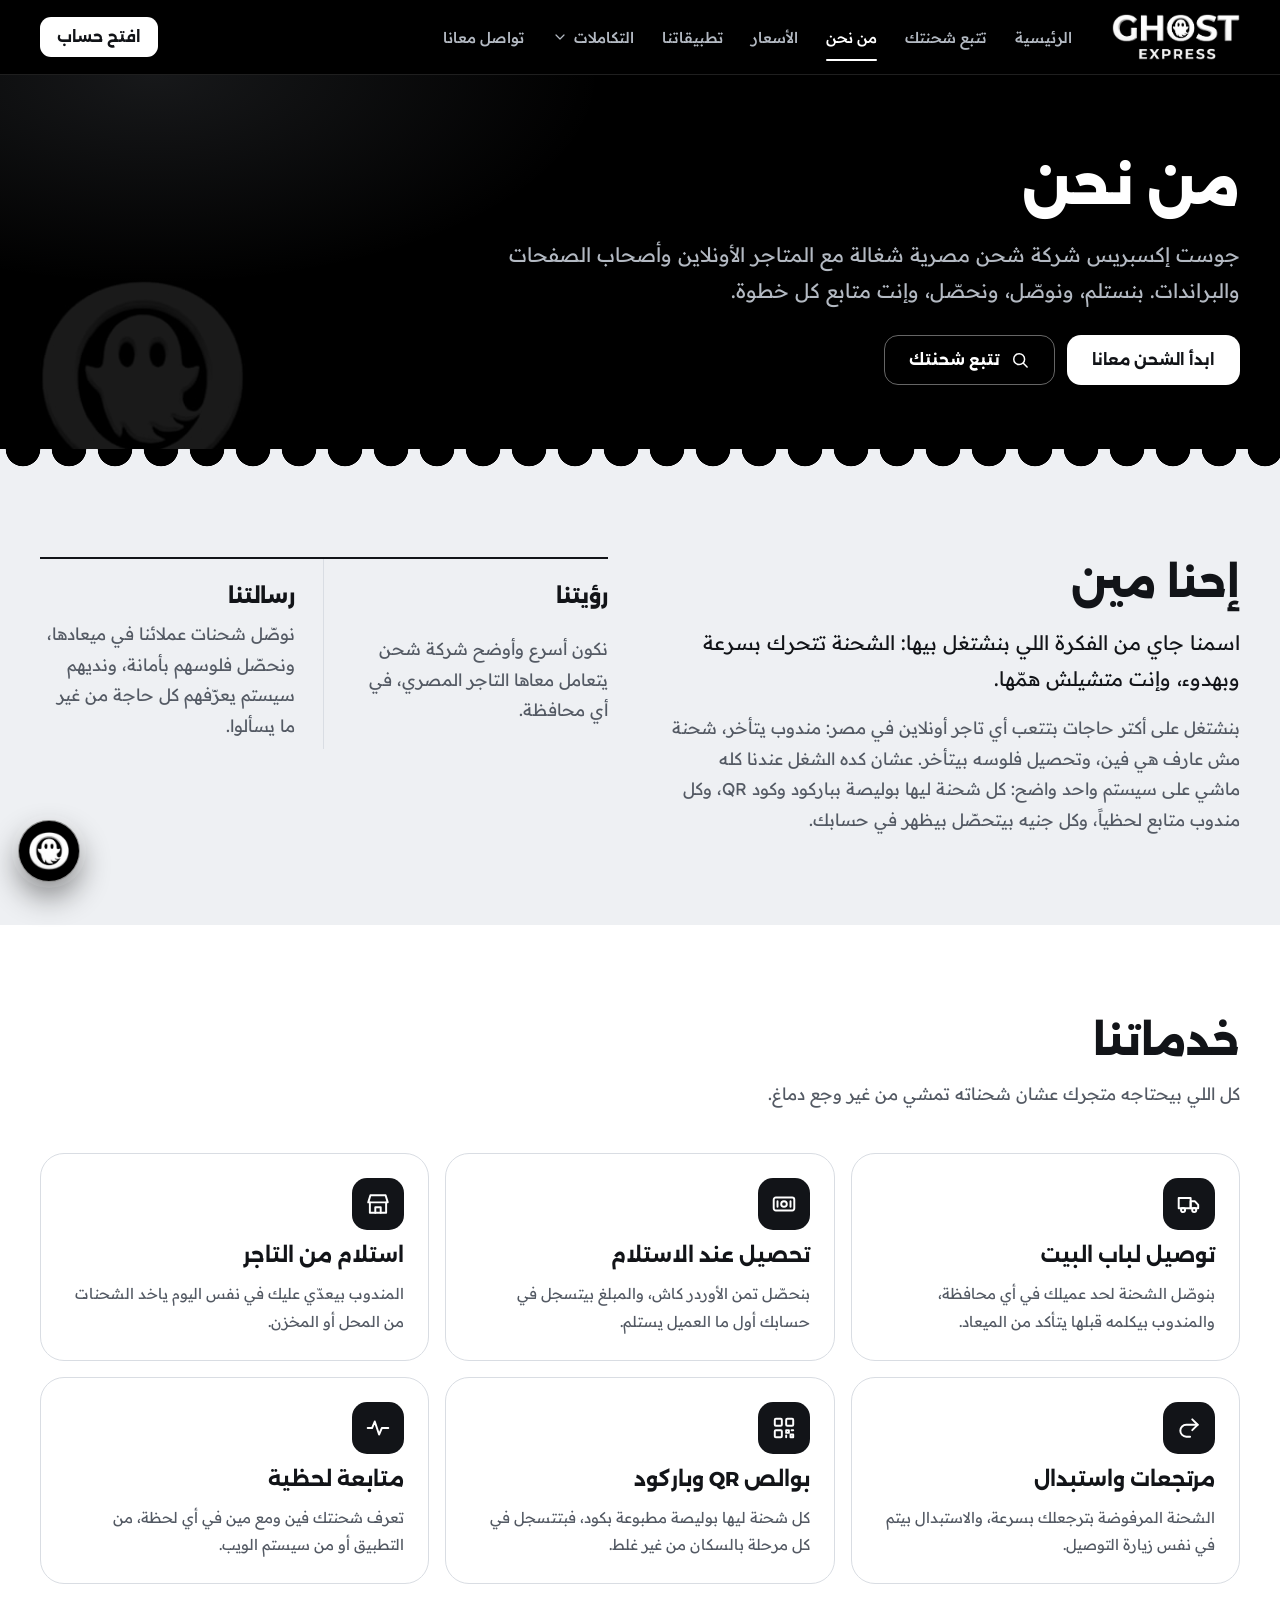
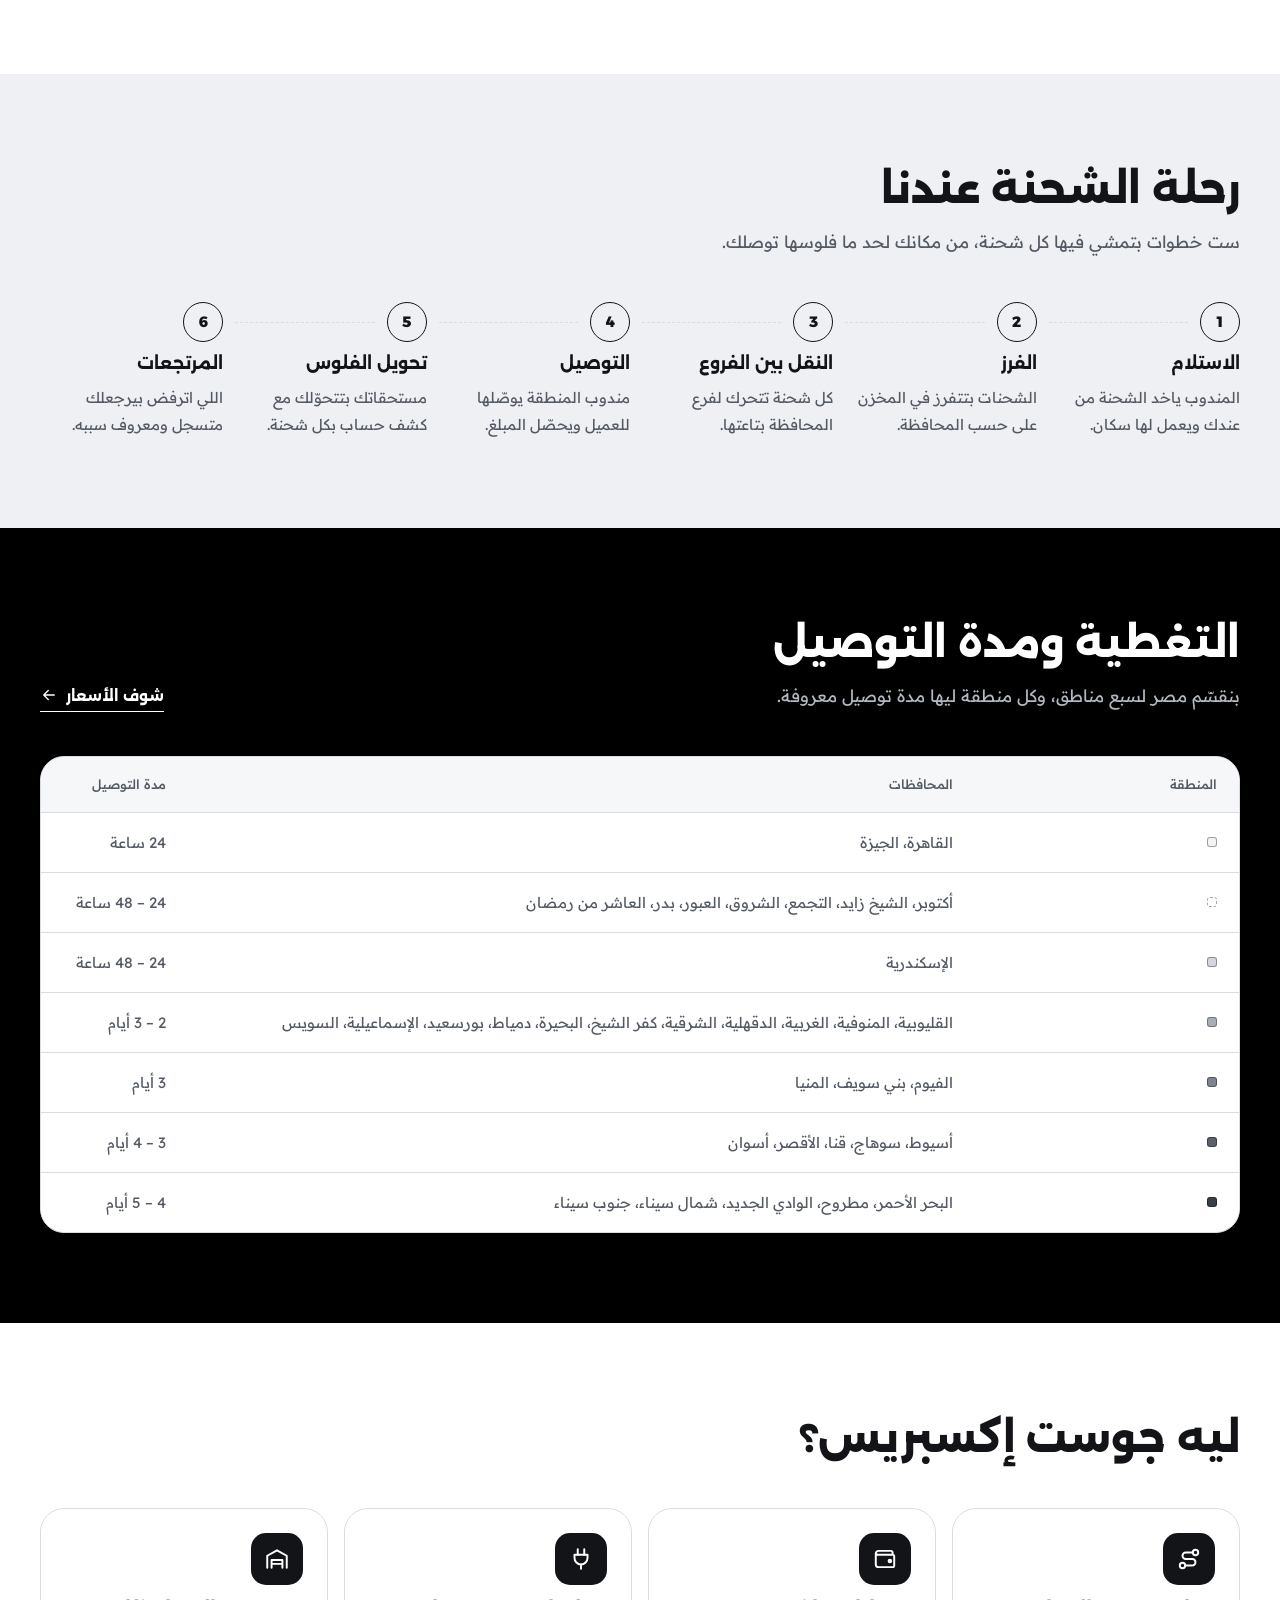
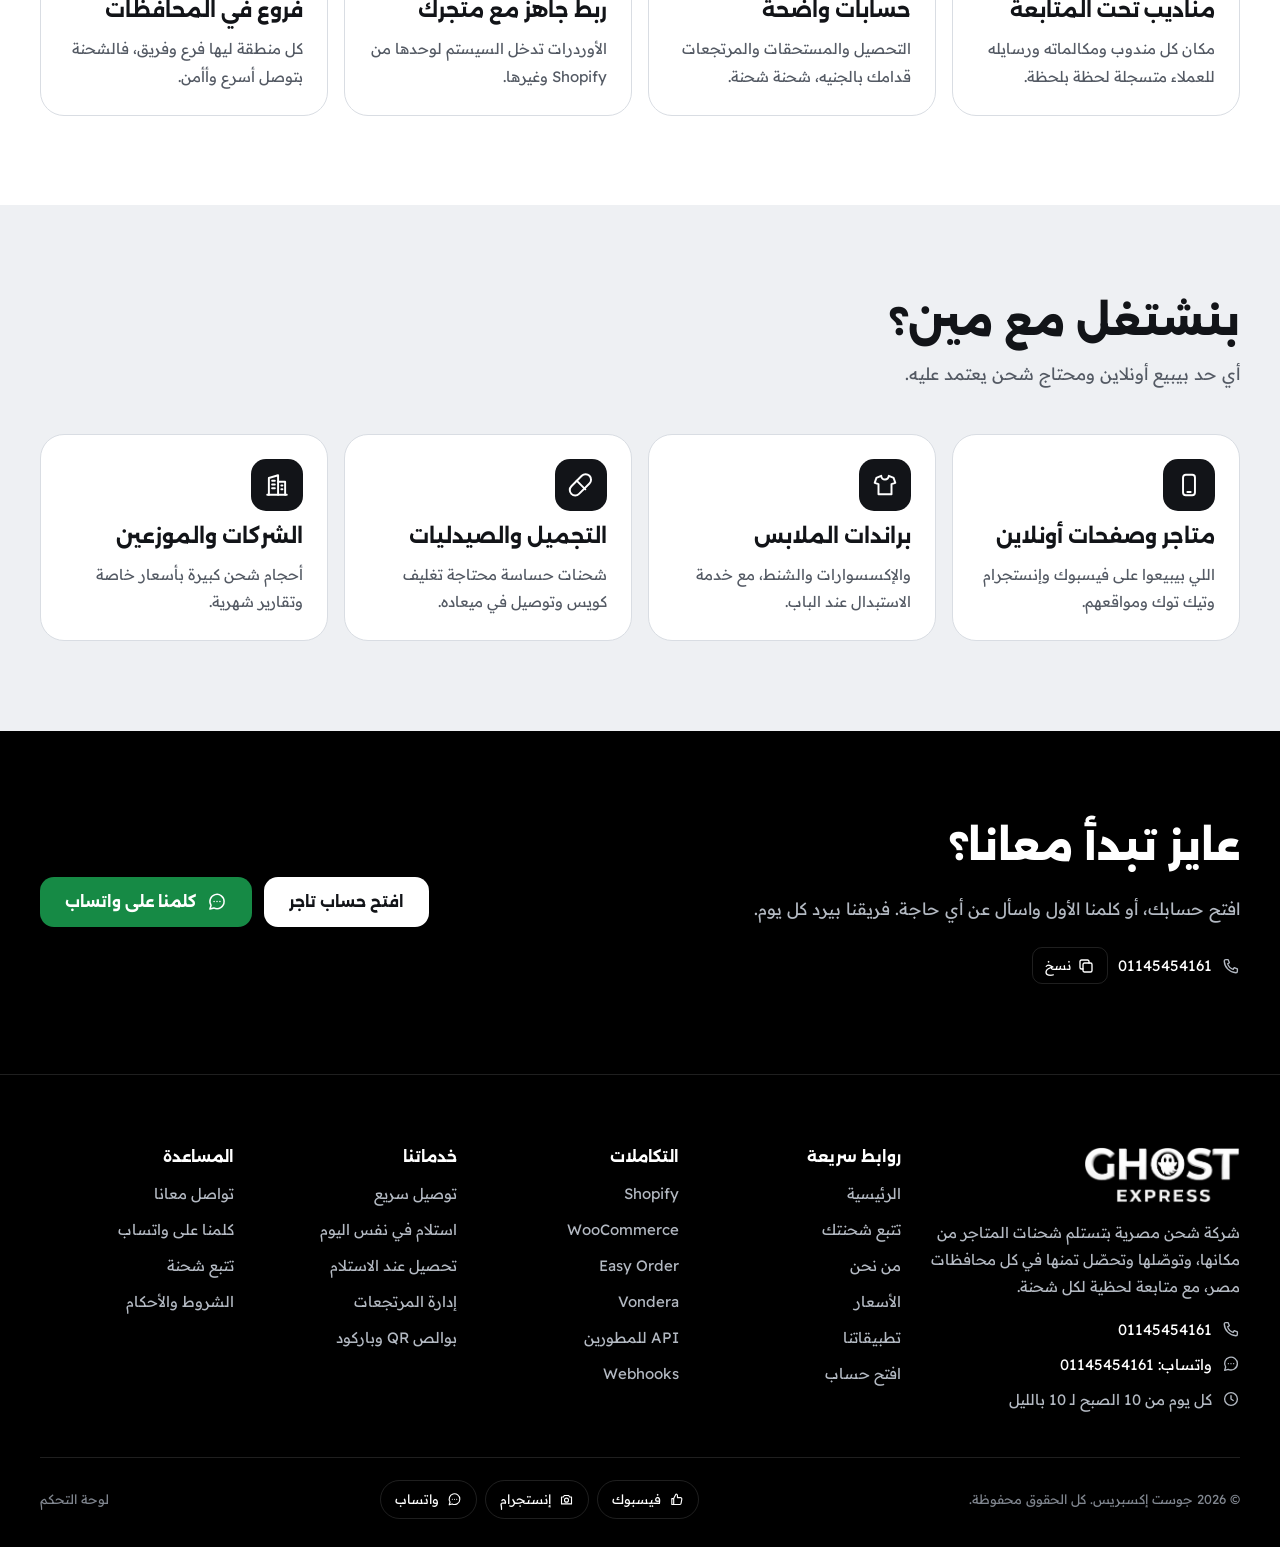
<file: about.html>
<!doctype html>
<html lang="ar" dir="rtl">
<head>
<meta charset="utf-8">
<meta name="viewport" content="width=device-width, initial-scale=1, viewport-fit=cover">
<title>من نحن | جوست إكسبريس</title>
<meta name="description" content="جوست إكسبريس شركة شحن مصرية بتستلم وتوصّل وتحصّل شحنات المتاجر في كل محافظات مصر بسيستم واضح ومتابعة لحظية.">
<meta name="theme-color" content="#000000">
<meta property="og:type" content="website">
<meta property="og:locale" content="ar_EG">
<meta property="og:site_name" content="Ghost Express">
<meta property="og:title" content="من نحن | جوست إكسبريس">
<meta property="og:description" content="جوست إكسبريس شركة شحن مصرية بتستلم وتوصّل وتحصّل شحنات المتاجر في كل محافظات مصر بسيستم واضح ومتابعة لحظية.">
<meta property="og:image" content="assets/img/og-image.jpg">
<link rel="icon" type="image/png" sizes="32x32" href="assets/img/favicon-32.png">
<link rel="apple-touch-icon" href="assets/img/apple-touch-icon.png">
<link rel="preconnect" href="https://fonts.googleapis.com">
<link rel="preconnect" href="https://fonts.gstatic.com" crossorigin>
<link rel="stylesheet" href="https://fonts.googleapis.com/css2?family=Alexandria:wght@500;700;800;900&family=Readex+Pro:wght@300;400;500;600&display=swap">
<link rel="stylesheet" href="assets/css/site.css">
</head>
<body>
<svg xmlns="http://www.w3.org/2000/svg" style="position:absolute;width:0;height:0;overflow:hidden" aria-hidden="true" focusable="false">
  <defs>
    <symbol id="i-truck" viewBox="0 0 24 24" fill="none" stroke="currentColor" stroke-width="1.8" stroke-linecap="round" stroke-linejoin="round"><path d="M2.5 6.5h11v9.5h-11z"/><path d="M13.5 9.5h4l3 3.4V16h-7z"/><circle cx="6.5" cy="17.6" r="1.9"/><circle cx="16.8" cy="17.6" r="1.9"/></symbol>
    <symbol id="i-box" viewBox="0 0 24 24" fill="none" stroke="currentColor" stroke-width="1.8" stroke-linecap="round" stroke-linejoin="round"><path d="M3.5 7.5 12 3l8.5 4.5v9L12 21l-8.5-4.5z"/><path d="M3.5 7.5 12 12l8.5-4.5M12 12v9M7.8 5.2l8.4 4.6"/></symbol>
    <symbol id="i-store" viewBox="0 0 24 24" fill="none" stroke="currentColor" stroke-width="1.8" stroke-linecap="round" stroke-linejoin="round"><path d="M4.5 10.5V20h15v-9.5"/><path d="M3 10.5 5 4h14l2 6.5z"/><path d="M9.5 20v-5h5v5"/></symbol>
    <symbol id="i-cash" viewBox="0 0 24 24" fill="none" stroke="currentColor" stroke-width="1.8" stroke-linecap="round" stroke-linejoin="round"><rect x="2.5" y="6" width="19" height="12" rx="2"/><circle cx="12" cy="12" r="2.6"/><path d="M6 9.5v5M18 9.5v5"/></symbol>
    <symbol id="i-return" viewBox="0 0 24 24" fill="none" stroke="currentColor" stroke-width="1.8" stroke-linecap="round" stroke-linejoin="round"><path d="M15 14l5-5-5-5"/><path d="M20 9H9.5a5.5 5.5 0 0 0 0 11H13"/></symbol>
    <symbol id="i-pin" viewBox="0 0 24 24" fill="none" stroke="currentColor" stroke-width="1.8" stroke-linecap="round" stroke-linejoin="round"><path d="M12 21s7-6.2 7-11.5A7 7 0 0 0 5 9.5C5 14.8 12 21 12 21z"/><circle cx="12" cy="9.5" r="2.5"/></symbol>
    <symbol id="i-bolt" viewBox="0 0 24 24" fill="none" stroke="currentColor" stroke-width="1.8" stroke-linecap="round" stroke-linejoin="round"><path d="M13 2.5 4.5 13.5H12L11 21.5l8.5-11H12z"/></symbol>
    <symbol id="i-live" viewBox="0 0 24 24" fill="none" stroke="currentColor" stroke-width="1.8" stroke-linecap="round" stroke-linejoin="round"><path d="M2.5 12h4l2.5-6 4 12 2.5-6h6"/></symbol>
    <symbol id="i-qr" viewBox="0 0 24 24" fill="none" stroke="currentColor" stroke-width="1.8" stroke-linecap="round" stroke-linejoin="round"><rect x="3.5" y="3.5" width="6.5" height="6.5" rx="1"/><rect x="14" y="3.5" width="6.5" height="6.5" rx="1"/><rect x="3.5" y="14" width="6.5" height="6.5" rx="1"/><path d="M14 14h2.5v2.5H14zM18 18h2.5v2.5H18zM14 19v1.5M19 14h1.5"/></symbol>
    <symbol id="i-phone" viewBox="0 0 24 24" fill="none" stroke="currentColor" stroke-width="1.8" stroke-linecap="round" stroke-linejoin="round"><path d="M5 3.5h3.2l1.6 4.2-2.2 1.4a11 11 0 0 0 7.3 7.3l1.4-2.2 4.2 1.6V19a2 2 0 0 1-2 2A16.5 16.5 0 0 1 3 5.5a2 2 0 0 1 2-2z"/></symbol>
    <symbol id="i-chat" viewBox="0 0 24 24" fill="none" stroke="currentColor" stroke-width="1.8" stroke-linecap="round" stroke-linejoin="round"><path d="M20.5 11.5a8.5 8.5 0 0 1-12.3 7.6L3.5 20.5l1.4-4.5A8.5 8.5 0 1 1 20.5 11.5z"/><path d="M8.5 11.5h.01M12 11.5h.01M15.5 11.5h.01"/></symbol>
    <symbol id="i-mail" viewBox="0 0 24 24" fill="none" stroke="currentColor" stroke-width="1.8" stroke-linecap="round" stroke-linejoin="round"><rect x="3" y="5" width="18" height="14" rx="2"/><path d="m3.5 6.5 8.5 6.5 8.5-6.5"/></symbol>
    <symbol id="i-clock" viewBox="0 0 24 24" fill="none" stroke="currentColor" stroke-width="1.8" stroke-linecap="round" stroke-linejoin="round"><circle cx="12" cy="12" r="8.5"/><path d="M12 7.5V12l3 2"/></symbol>
    <symbol id="i-check" viewBox="0 0 24 24" fill="none" stroke="currentColor" stroke-width="2.2" stroke-linecap="round" stroke-linejoin="round"><path d="m5 12.5 4.5 4.5L19 7.5"/></symbol>
    <symbol id="i-arrow" viewBox="0 0 24 24" fill="none" stroke="currentColor" stroke-width="1.8" stroke-linecap="round" stroke-linejoin="round"><path d="M19 12H5M11 6l-6 6 6 6"/></symbol>
    <symbol id="i-chevron" viewBox="0 0 24 24" fill="none" stroke="currentColor" stroke-width="1.8" stroke-linecap="round" stroke-linejoin="round"><path d="m6 9 6 6 6-6"/></symbol>
    <symbol id="i-menu" viewBox="0 0 24 24" fill="none" stroke="currentColor" stroke-width="1.8" stroke-linecap="round" stroke-linejoin="round"><path d="M4 7h16M4 12h16M4 17h16"/></symbol>
    <symbol id="i-close" viewBox="0 0 24 24" fill="none" stroke="currentColor" stroke-width="1.8" stroke-linecap="round" stroke-linejoin="round"><path d="M6 6l12 12M18 6 6 18"/></symbol>
    <symbol id="i-copy" viewBox="0 0 24 24" fill="none" stroke="currentColor" stroke-width="1.8" stroke-linecap="round" stroke-linejoin="round"><rect x="8" y="8" width="12" height="12" rx="2"/><path d="M16 8V6a2 2 0 0 0-2-2H6a2 2 0 0 0-2 2v8a2 2 0 0 0 2 2h2"/></symbol>
    <symbol id="i-plug" viewBox="0 0 24 24" fill="none" stroke="currentColor" stroke-width="1.8" stroke-linecap="round" stroke-linejoin="round"><path d="M9 3v5M15 3v5"/><path d="M6 8h12v3a6 6 0 0 1-12 0z"/><path d="M12 17v4"/></symbol>
    <symbol id="i-code" viewBox="0 0 24 24" fill="none" stroke="currentColor" stroke-width="1.8" stroke-linecap="round" stroke-linejoin="round"><path d="m8 8-4 4 4 4M16 8l4 4-4 4M13.5 5l-3 14"/></symbol>
    <symbol id="i-sync" viewBox="0 0 24 24" fill="none" stroke="currentColor" stroke-width="1.8" stroke-linecap="round" stroke-linejoin="round"><path d="M20 7h-9a5 5 0 0 0-5 5"/><path d="m17 4 3 3-3 3"/><path d="M4 17h9a5 5 0 0 0 5-5"/><path d="m7 20-3-3 3-3"/></symbol>
    <symbol id="i-chart" viewBox="0 0 24 24" fill="none" stroke="currentColor" stroke-width="1.8" stroke-linecap="round" stroke-linejoin="round"><path d="M4 4v16h16"/><path d="M8.5 16v-5M12.5 16V8M16.5 16v-3"/></symbol>
    <symbol id="i-shield" viewBox="0 0 24 24" fill="none" stroke="currentColor" stroke-width="1.8" stroke-linecap="round" stroke-linejoin="round"><path d="M12 3 5 6v5.5c0 4.5 3 8 7 9.5 4-1.5 7-5 7-9.5V6z"/><path d="m9 12 2.2 2.2L15.5 10"/></symbol>
    <symbol id="i-users" viewBox="0 0 24 24" fill="none" stroke="currentColor" stroke-width="1.8" stroke-linecap="round" stroke-linejoin="round"><circle cx="9" cy="8.5" r="3.2"/><path d="M3 19.5c.6-3.2 3-5 6-5s5.4 1.8 6 5"/><path d="M15.5 5.6a3.2 3.2 0 0 1 0 6M17.5 14.7c1.8.6 3 2.2 3.4 4.8"/></symbol>
    <symbol id="i-shirt" viewBox="0 0 24 24" fill="none" stroke="currentColor" stroke-width="1.8" stroke-linecap="round" stroke-linejoin="round"><path d="M8.5 3.5 4 5.5 2.5 10l3.5 1.2V20.5h12V11.2l3.5-1.2L20 5.5l-4.5-2a3.5 3.5 0 0 1-7 0z"/></symbol>
    <symbol id="i-pill" viewBox="0 0 24 24" fill="none" stroke="currentColor" stroke-width="1.8" stroke-linecap="round" stroke-linejoin="round"><path d="M10.2 20.2a5 5 0 0 1-7.1-7.1l9.6-9.6a5 5 0 0 1 7.1 7.1z"/><path d="m8 8 8 8"/></symbol>
    <symbol id="i-building" viewBox="0 0 24 24" fill="none" stroke="currentColor" stroke-width="1.8" stroke-linecap="round" stroke-linejoin="round"><path d="M4.5 21V5.5L13 3v18"/><path d="M13 9h6.5v12"/><path d="M7.5 8h2.5M7.5 11.5h2.5M7.5 15h2.5M16 12.5h1M16 16h1"/><path d="M3 21h18"/></symbol>
    <symbol id="i-app" viewBox="0 0 24 24" fill="none" stroke="currentColor" stroke-width="1.8" stroke-linecap="round" stroke-linejoin="round"><rect x="6.5" y="2.5" width="11" height="19" rx="2.5"/><path d="M10.5 18.5h3"/></symbol>
    <symbol id="i-monitor" viewBox="0 0 24 24" fill="none" stroke="currentColor" stroke-width="1.8" stroke-linecap="round" stroke-linejoin="round"><rect x="2.5" y="4" width="19" height="13" rx="2"/><path d="M8 21h8M12 17v4"/></symbol>
    <symbol id="i-route" viewBox="0 0 24 24" fill="none" stroke="currentColor" stroke-width="1.8" stroke-linecap="round" stroke-linejoin="round"><circle cx="6" cy="18" r="2.5"/><circle cx="18" cy="6" r="2.5"/><path d="M8.5 18H15a3 3 0 0 0 0-6H9a3 3 0 0 1 0-6h6.5"/></symbol>
    <symbol id="i-search" viewBox="0 0 24 24" fill="none" stroke="currentColor" stroke-width="1.8" stroke-linecap="round" stroke-linejoin="round"><circle cx="11" cy="11" r="6.5"/><path d="m16 16 4.5 4.5"/></symbol>
    <symbol id="i-external" viewBox="0 0 24 24" fill="none" stroke="currentColor" stroke-width="1.8" stroke-linecap="round" stroke-linejoin="round"><path d="M14 4h6v6"/><path d="M20 4 11 13"/><path d="M18 14v5a1 1 0 0 1-1 1H5a1 1 0 0 1-1-1V7a1 1 0 0 1 1-1h5"/></symbol>
    <symbol id="i-tag" viewBox="0 0 24 24" fill="none" stroke="currentColor" stroke-width="1.8" stroke-linecap="round" stroke-linejoin="round"><path d="M3.5 12.2V4.5a1 1 0 0 1 1-1h7.7L21 12.3a1.5 1.5 0 0 1 0 2.1l-6.6 6.6a1.5 1.5 0 0 1-2.1 0z"/><circle cx="8" cy="8" r="1.5"/></symbol>
    <symbol id="i-inbox" viewBox="0 0 24 24" fill="none" stroke="currentColor" stroke-width="1.8" stroke-linecap="round" stroke-linejoin="round"><path d="M3.5 13.5 6 5h12l2.5 8.5V19a1 1 0 0 1-1 1h-15a1 1 0 0 1-1-1z"/><path d="M3.5 13.5H8l1.5 2.5h5l1.5-2.5h4.5"/></symbol>
    <symbol id="i-sliders" viewBox="0 0 24 24" fill="none" stroke="currentColor" stroke-width="1.8" stroke-linecap="round" stroke-linejoin="round"><path d="M4 7h10M18 7h2M4 17h4M12 17h8"/><circle cx="16" cy="7" r="2"/><circle cx="10" cy="17" r="2"/></symbol>
    <symbol id="i-lock" viewBox="0 0 24 24" fill="none" stroke="currentColor" stroke-width="1.8" stroke-linecap="round" stroke-linejoin="round"><rect x="4.5" y="10.5" width="15" height="10" rx="2"/><path d="M8 10.5V7.5a4 4 0 0 1 8 0v3"/></symbol>
    <symbol id="i-logout" viewBox="0 0 24 24" fill="none" stroke="currentColor" stroke-width="1.8" stroke-linecap="round" stroke-linejoin="round"><path d="M14 4h4a2 2 0 0 1 2 2v12a2 2 0 0 1-2 2h-4"/><path d="M9 16l-4-4 4-4M5 12h10"/></symbol>
    <symbol id="i-trash" viewBox="0 0 24 24" fill="none" stroke="currentColor" stroke-width="1.8" stroke-linecap="round" stroke-linejoin="round"><path d="M4 7h16M10 11v6M14 11v6"/><path d="M6 7l1 13h10l1-13"/><path d="M9 7V4h6v3"/></symbol>
    <symbol id="i-download" viewBox="0 0 24 24" fill="none" stroke="currentColor" stroke-width="1.8" stroke-linecap="round" stroke-linejoin="round"><path d="M12 4v11M7 10l5 5 5-5"/><path d="M5 20h14"/></symbol>
    <symbol id="i-home" viewBox="0 0 24 24" fill="none" stroke="currentColor" stroke-width="1.8" stroke-linecap="round" stroke-linejoin="round"><path d="M4 11 12 4l8 7"/><path d="M6 9.5V20h12V9.5"/></symbol>
    <symbol id="i-wallet" viewBox="0 0 24 24" fill="none" stroke="currentColor" stroke-width="1.8" stroke-linecap="round" stroke-linejoin="round"><path d="M19 8V6a1.5 1.5 0 0 0-1.5-1.5H6A2.5 2.5 0 0 0 3.5 7v10A2.5 2.5 0 0 0 6 19.5h13a1.5 1.5 0 0 0 1.5-1.5V9.5A1.5 1.5 0 0 0 19 8H6a2.5 2.5 0 0 1-2.5-1"/><circle cx="16.5" cy="13.8" r="1.2"/></symbol>
    <symbol id="i-user" viewBox="0 0 24 24" fill="none" stroke="currentColor" stroke-width="1.8" stroke-linecap="round" stroke-linejoin="round"><circle cx="12" cy="8" r="3.8"/><path d="M4.5 20.5c.8-4 3.8-6.2 7.5-6.2s6.7 2.2 7.5 6.2"/></symbol>
    <symbol id="i-hub" viewBox="0 0 24 24" fill="none" stroke="currentColor" stroke-width="1.8" stroke-linecap="round" stroke-linejoin="round"><path d="M3 20V9l9-5 9 5v11"/><path d="M7 20v-7h10v7M7 16.5h10"/></symbol>
    <symbol id="i-refresh" viewBox="0 0 24 24" fill="none" stroke="currentColor" stroke-width="1.8" stroke-linecap="round" stroke-linejoin="round"><path d="M20 11a8 8 0 0 0-14.5-4.5L4 8"/><path d="M4 4v4h4"/><path d="M4 13a8 8 0 0 0 14.5 4.5L20 16"/><path d="M20 20v-4h-4"/></symbol>
    <symbol id="i-info" viewBox="0 0 24 24" fill="none" stroke="currentColor" stroke-width="1.8" stroke-linecap="round" stroke-linejoin="round"><circle cx="12" cy="12" r="8.5"/><path d="M12 11v5M12 8h.01"/></symbol>
    <symbol id="i-link" viewBox="0 0 24 24" fill="none" stroke="currentColor" stroke-width="1.8" stroke-linecap="round" stroke-linejoin="round"><path d="M10 14a4.5 4.5 0 0 0 6.4 0l3-3a4.5 4.5 0 0 0-6.4-6.4l-1 1"/><path d="M14 10a4.5 4.5 0 0 0-6.4 0l-3 3a4.5 4.5 0 0 0 6.4 6.4l1-1"/></symbol>
    <symbol id="i-camera" viewBox="0 0 24 24" fill="none" stroke="currentColor" stroke-width="1.8" stroke-linecap="round" stroke-linejoin="round"><path d="M4 8h3l1.5-2.5h7L17 8h3v11H4z"/><circle cx="12" cy="13" r="3.2"/></symbol>
    <symbol id="i-thumb" viewBox="0 0 24 24" fill="none" stroke="currentColor" stroke-width="1.8" stroke-linecap="round" stroke-linejoin="round"><path d="M7.5 10.5V20H4.5v-9.5z"/><path d="M7.5 10.5 11 3.5a2 2 0 0 1 2.5 2V9h5a2 2 0 0 1 2 2.3l-1.2 6.8a2 2 0 0 1-2 1.9H7.5"/></symbol>
    <symbol id="i-play" viewBox="0 0 24 24" fill="none" stroke="currentColor" stroke-width="1.8" stroke-linecap="round" stroke-linejoin="round"><path d="M6 4.5v15l13-7.5z"/></symbol>
  </defs>
</svg>
<a class="sr-only" href="#main">تخطي للمحتوى</a>
<header class="site-header">
  <div class="wrap">
    <a class="brand" href="index.html" aria-label="جوست إكسبريس، الصفحة الرئيسية"><img src="assets/img/logo-white.png" alt="Ghost Express" width="654" height="235"></a>
    <nav class="nav" aria-label="القائمة الرئيسية">
      <a href="index.html" data-nav="home">الرئيسية</a>
      <a href="track.html" data-nav="track">تتبع شحنتك</a>
      <a href="about.html" data-nav="about">من نحن</a>
      <a href="prices.html" data-nav="prices">الأسعار</a>
      <a href="apps.html" data-nav="apps">تطبيقاتنا</a>
      <div class="nav-drop" data-drop>
        <button type="button" aria-expanded="false" aria-controls="drop-integ">التكاملات <svg class="ic" aria-hidden="true"><use href="#i-chevron"/></svg></button>
        <div class="drop" id="drop-integ" hidden>
          <a href="integrations.html#shopify"><svg class="ic" aria-hidden="true"><use href="#i-store"/></svg>ربط Shopify</a>
          <a href="integrations.html#woocommerce"><svg class="ic" aria-hidden="true"><use href="#i-store"/></svg>ربط WooCommerce (ووردبريس)</a>
          <a href="integrations.html#easyorder"><svg class="ic" aria-hidden="true"><use href="#i-store"/></svg>ربط Easy Order</a>
          <a href="integrations.html#vondera"><svg class="ic" aria-hidden="true"><use href="#i-store"/></svg>ربط Vondera</a>
          <a href="integrations.html#api"><svg class="ic" aria-hidden="true"><use href="#i-code"/></svg>API للمطورين</a>
          <a href="integrations.html#webhooks"><svg class="ic" aria-hidden="true"><use href="#i-sync"/></svg>Webhooks</a>
          <hr>
          <a href="terms.html" data-nav="terms"><svg class="ic" aria-hidden="true"><use href="#i-shield"/></svg>الشروط والأحكام</a>
        </div>
      </div>
      <a href="contact.html" data-nav="contact">تواصل معانا</a>
    </nav>
    <div class="head-actions">
      <a class="btn btn--line btn--sm" data-gx-link="systemUrl" data-gx-optional target="_blank" rel="noopener" hidden>دخول التجار</a>
      <a class="btn btn--sm" href="register.html">افتح حساب</a>
      <button class="menu-btn" type="button" aria-expanded="false" aria-controls="mnav" aria-label="القائمة"><svg class="ic" aria-hidden="true"><use href="#i-menu"/></svg></button>
    </div>
  </div>
  <div class="mobile-nav" id="mnav" hidden>
    <nav class="wrap" aria-label="القائمة">
      <a href="index.html" data-nav="home"><svg class="ic" aria-hidden="true"><use href="#i-home"/></svg>الرئيسية</a>
      <a href="track.html" data-nav="track"><svg class="ic" aria-hidden="true"><use href="#i-search"/></svg>تتبع شحنتك</a>
      <a href="about.html" data-nav="about"><svg class="ic" aria-hidden="true"><use href="#i-users"/></svg>من نحن</a>
      <a href="prices.html" data-nav="prices"><svg class="ic" aria-hidden="true"><use href="#i-tag"/></svg>الأسعار</a>
      <a href="apps.html" data-nav="apps"><svg class="ic" aria-hidden="true"><use href="#i-app"/></svg>تطبيقاتنا</a>
      <a href="integrations.html" data-nav="integrations"><svg class="ic" aria-hidden="true"><use href="#i-plug"/></svg>التكاملات</a>
      <a href="contact.html" data-nav="contact"><svg class="ic" aria-hidden="true"><use href="#i-mail"/></svg>تواصل معانا</a>
      <a href="terms.html" data-nav="terms"><svg class="ic" aria-hidden="true"><use href="#i-shield"/></svg>الشروط والأحكام</a>
      <div class="btn-row">
        <a class="btn" href="register.html">افتح حساب تاجر</a>
        <a class="btn btn--line" data-gx-link="systemUrl" data-gx-optional target="_blank" rel="noopener" hidden>دخول التجار</a>
      </div>
    </nav>
  </div>
</header>
<main data-title="من نحن | جوست إكسبريس" id="main" data-page="about">
  <section class="opener" aria-labelledby="h-about">
    <div class="wrap">
      <h1 id="h-about">من نحن</h1>
      <p>جوست إكسبريس شركة شحن مصرية شغالة مع المتاجر الأونلاين وأصحاب الصفحات والبراندات. بنستلم، ونوصّل، ونحصّل، وإنت متابع كل خطوة.</p>
      <div class="btn-row">
        <a class="btn" href="register.html">ابدأ الشحن معانا</a>
        <a class="btn btn--line" href="track.html"><svg class="ic" aria-hidden="true"><use href="#i-search"/></svg>تتبع شحنتك</a>
      </div>
    </div>
    <img class="opener-mark" src="assets/img/mark-white.png" alt="" aria-hidden="true" width="191" height="185">
  </section>
  <div class="hem" aria-hidden="true"></div>

  <section class="band band--paper" aria-labelledby="h-who">
    <div class="wrap split">
      <div class="prose">
        <h2 id="h-who">إحنا مين</h2>
        <p class="lead">اسمنا جاي من الفكرة اللي بنشتغل بيها: الشحنة تتحرك بسرعة وبهدوء، وإنت متشيلش همّها.</p>
        <p>بنشتغل على أكتر حاجات بتتعب أي تاجر أونلاين في مصر: مندوب يتأخر، شحنة مش عارف هي فين، وتحصيل فلوسه بيتأخر. عشان كده الشغل عندنا كله ماشي على سيستم واحد واضح: كل شحنة ليها بوليصة بباركود وكود QR، وكل مندوب متابع لحظياً، وكل جنيه بيتحصّل بيظهر في حسابك.</p>
      </div>
      <div class="vm">
        <div><h3>رؤيتنا</h3><p>نكون أسرع وأوضح شركة شحن يتعامل معاها التاجر المصري، في أي محافظة.</p></div>
        <div><h3>رسالتنا</h3><p>نوصّل شحنات عملائنا في ميعادها، ونحصّل فلوسهم بأمانة، ونديهم سيستم يعرّفهم كل حاجة من غير ما يسألوا.</p></div>
      </div>
    </div>
  </section>

  <section class="band band--white" aria-labelledby="h-svc">
    <div class="wrap">
      <div class="sec-head"><h2 id="h-svc">خدماتنا</h2><p>كل اللي بيحتاجه متجرك عشان شحناته تمشي من غير وجع دماغ.</p></div>
      <div class="cards" style="--cols:3">
        <article class="card"><span class="tile-ic"><svg class="ic" aria-hidden="true"><use href="#i-truck"/></svg></span><h3>توصيل لباب البيت</h3><p>بنوصّل الشحنة لحد عميلك في أي محافظة، والمندوب بيكلمه قبلها يتأكد من الميعاد.</p></article>
        <article class="card"><span class="tile-ic"><svg class="ic" aria-hidden="true"><use href="#i-cash"/></svg></span><h3>تحصيل عند الاستلام</h3><p>بنحصّل تمن الأوردر كاش، والمبلغ بيتسجل في حسابك أول ما العميل يستلم.</p></article>
        <article class="card"><span class="tile-ic"><svg class="ic" aria-hidden="true"><use href="#i-store"/></svg></span><h3>استلام من التاجر</h3><p>المندوب بيعدّي عليك في نفس اليوم ياخد الشحنات من المحل أو المخزن.</p></article>
        <article class="card"><span class="tile-ic"><svg class="ic" aria-hidden="true"><use href="#i-return"/></svg></span><h3>مرتجعات واستبدال</h3><p>الشحنة المرفوضة بترجعلك بسرعة، والاستبدال بيتم في نفس زيارة التوصيل.</p></article>
        <article class="card"><span class="tile-ic"><svg class="ic" aria-hidden="true"><use href="#i-qr"/></svg></span><h3>بوالص QR وباركود</h3><p>كل شحنة ليها بوليصة مطبوعة بكود، فبتتسجل في كل مرحلة بالسكان من غير غلط.</p></article>
        <article class="card"><span class="tile-ic"><svg class="ic" aria-hidden="true"><use href="#i-live"/></svg></span><h3>متابعة لحظية</h3><p>تعرف شحنتك فين ومع مين في أي لحظة، من التطبيق أو من سيستم الويب.</p></article>
      </div>
    </div>
  </section>

  <section class="band band--paper" aria-labelledby="h-flow">
    <div class="wrap">
      <div class="sec-head"><h2 id="h-flow">رحلة الشحنة عندنا</h2><p>ست خطوات بتمشي فيها كل شحنة، من مكانك لحد ما فلوسها توصلك.</p></div>
      <ol class="steps steps--line" style="--cols:6">
        <li><h3>الاستلام</h3><p>المندوب ياخد الشحنة من عندك ويعمل لها سكان.</p></li>
        <li><h3>الفرز</h3><p>الشحنات بتتفرز في المخزن على حسب المحافظة.</p></li>
        <li><h3>النقل بين الفروع</h3><p>كل شحنة تتحرك لفرع المحافظة بتاعتها.</p></li>
        <li><h3>التوصيل</h3><p>مندوب المنطقة يوصّلها للعميل ويحصّل المبلغ.</p></li>
        <li><h3>تحويل الفلوس</h3><p>مستحقاتك بتتحوّلك مع كشف حساب بكل شحنة.</p></li>
        <li><h3>المرتجعات</h3><p>اللي اترفض بيرجعلك متسجل ومعروف سببه.</p></li>
      </ol>
    </div>
  </section>

  <section class="band band--night" aria-labelledby="h-zones">
    <div class="wrap">
      <div class="sec-head sec-head--row">
        <div><h2 id="h-zones">التغطية ومدة التوصيل</h2><p>بنقسّم مصر لسبع مناطق، وكل منطقة ليها مدة توصيل معروفة.</p></div>
        <a class="link-arrow" href="prices.html">شوف الأسعار <svg class="ic" aria-hidden="true"><use href="#i-arrow"/></svg></a>
      </div>
      <div data-gx-zone-table style="color-scheme:light"></div>
    </div>
  </section>

  <section class="band band--white" aria-labelledby="h-why">
    <div class="wrap">
      <div class="sec-head"><h2 id="h-why">ليه جوست إكسبريس؟</h2></div>
      <div class="cards" style="--cols:4">
        <article class="card"><span class="tile-ic"><svg class="ic" aria-hidden="true"><use href="#i-route"/></svg></span><h3>مناديب تحت المتابعة</h3><p>مكان كل مندوب ومكالماته ورسايله للعملاء متسجلة لحظة بلحظة.</p></article>
        <article class="card"><span class="tile-ic"><svg class="ic" aria-hidden="true"><use href="#i-wallet"/></svg></span><h3>حسابات واضحة</h3><p>التحصيل والمستحقات والمرتجعات قدامك بالجنيه، شحنة شحنة.</p></article>
        <article class="card"><span class="tile-ic"><svg class="ic" aria-hidden="true"><use href="#i-plug"/></svg></span><h3>ربط جاهز مع متجرك</h3><p>الأوردرات تدخل السيستم لوحدها من Shopify وغيرها.</p></article>
        <article class="card"><span class="tile-ic"><svg class="ic" aria-hidden="true"><use href="#i-hub"/></svg></span><h3>فروع في المحافظات</h3><p>كل منطقة ليها فرع وفريق، فالشحنة بتوصل أسرع وأأمن.</p></article>
      </div>
    </div>
  </section>

  <section class="band band--paper" aria-labelledby="h-for">
    <div class="wrap">
      <div class="sec-head"><h2 id="h-for">بنشتغل مع مين؟</h2><p>أي حد بيبيع أونلاين ومحتاج شحن يعتمد عليه.</p></div>
      <div class="cards" style="--cols:4">
        <article class="card"><span class="tile-ic"><svg class="ic" aria-hidden="true"><use href="#i-app"/></svg></span><h3>متاجر وصفحات أونلاين</h3><p>اللي بيبيعوا على فيسبوك وإنستجرام وتيك توك ومواقعهم.</p></article>
        <article class="card"><span class="tile-ic"><svg class="ic" aria-hidden="true"><use href="#i-shirt"/></svg></span><h3>براندات الملابس</h3><p>والإكسسوارات والشنط، مع خدمة الاستبدال عند الباب.</p></article>
        <article class="card"><span class="tile-ic"><svg class="ic" aria-hidden="true"><use href="#i-pill"/></svg></span><h3>التجميل والصيدليات</h3><p>شحنات حساسة محتاجة تغليف كويس وتوصيل في ميعاده.</p></article>
        <article class="card"><span class="tile-ic"><svg class="ic" aria-hidden="true"><use href="#i-building"/></svg></span><h3>الشركات والموزعين</h3><p>أحجام شحن كبيرة بأسعار خاصة وتقارير شهرية.</p></article>
      </div>
    </div>
  </section>

  <section class="band band--night" aria-labelledby="h-start">
    <div class="wrap ready">
      <div class="ready-copy">
        <h2 id="h-start">عايز تبدأ معانا؟</h2>
        <p style="color:var(--mist)">افتح حسابك، أو كلمنا الأول واسأل عن أي حاجة. فريقنا بيرد كل يوم.</p>
        <ul class="foot-contact">
          <li><svg class="ic" aria-hidden="true"><use href="#i-phone"/></svg><a data-gx-link="tel"><span class="ltr" data-gx-text="phone">01145454161</span></a><button class="copy-btn" type="button" data-copy-setting="phone" style="background:transparent;color:#fff;border-color:var(--rule-d)"><svg class="ic" aria-hidden="true"><use href="#i-copy"/></svg>نسخ</button></li>
          <li data-gx-row="email" hidden><svg class="ic" aria-hidden="true"><use href="#i-mail"/></svg><a data-gx-link="email" data-gx-text="email"></a></li>
          <li data-gx-row="address" hidden><svg class="ic" aria-hidden="true"><use href="#i-pin"/></svg><span data-gx-text="address"></span></li>
        </ul>
      </div>
      <div class="btn-row" style="justify-content:flex-end">
        <a class="btn" href="register.html">افتح حساب تاجر</a>
        <a class="btn btn--wa" data-gx-link="whatsapp" target="_blank" rel="noopener"><svg class="ic" aria-hidden="true"><use href="#i-chat"/></svg>كلمنا على واتساب</a>
      </div>
    </div>
  </section>
</main>
<footer class="site-footer">
  <div class="wrap">
    <div class="foot-grid">
      <div class="foot-brand">
        <img src="assets/img/logo-white.png" alt="Ghost Express" width="654" height="235">
        <p>شركة شحن مصرية بتستلم شحنات المتاجر من مكانها، وتوصّلها وتحصّل تمنها في كل محافظات مصر، مع متابعة لحظية لكل شحنة.</p>
        <ul class="foot-contact">
          <li><svg class="ic" aria-hidden="true"><use href="#i-phone"/></svg><a data-gx-link="tel"><span class="ltr" data-gx-text="phone">01145454161</span></a></li>
          <li><svg class="ic" aria-hidden="true"><use href="#i-chat"/></svg><a data-gx-link="whatsapp" target="_blank" rel="noopener">واتساب: <span class="ltr" data-gx-text="whatsapp">01145454161</span></a></li>
          <li data-gx-row="email" hidden><svg class="ic" aria-hidden="true"><use href="#i-mail"/></svg><a data-gx-link="email" data-gx-text="email"></a></li>
          <li data-gx-row="address" hidden><svg class="ic" aria-hidden="true"><use href="#i-pin"/></svg><span data-gx-text="address"></span></li>
          <li data-gx-row="hours"><svg class="ic" aria-hidden="true"><use href="#i-clock"/></svg><span data-gx-text="hours"></span></li>
        </ul>
      </div>
      <div class="foot-col">
        <h3>روابط سريعة</h3>
        <ul>
          <li><a href="index.html">الرئيسية</a></li>
          <li><a href="track.html">تتبع شحنتك</a></li>
          <li><a href="about.html">من نحن</a></li>
          <li><a href="prices.html">الأسعار</a></li>
          <li><a href="apps.html">تطبيقاتنا</a></li>
          <li><a href="register.html">افتح حساب</a></li>
        </ul>
      </div>
      <div class="foot-col">
        <h3>التكاملات</h3>
        <ul>
          <li><a href="integrations.html#shopify">Shopify</a></li>
          <li><a href="integrations.html#woocommerce">WooCommerce</a></li>
          <li><a href="integrations.html#easyorder">Easy Order</a></li>
          <li><a href="integrations.html#vondera">Vondera</a></li>
          <li><a href="integrations.html#api">API للمطورين</a></li>
          <li><a href="integrations.html#webhooks">Webhooks</a></li>
        </ul>
      </div>
      <div class="foot-col">
        <h3>خدماتنا</h3>
        <ul>
          <li>توصيل سريع</li>
          <li>استلام في نفس اليوم</li>
          <li>تحصيل عند الاستلام</li>
          <li>إدارة المرتجعات</li>
          <li>بوالص QR وباركود</li>
        </ul>
      </div>
      <div class="foot-col">
        <h3>المساعدة</h3>
        <ul>
          <li><a href="contact.html">تواصل معانا</a></li>
          <li><a data-gx-link="whatsapp" target="_blank" rel="noopener">كلمنا على واتساب</a></li>
          <li><a href="track.html">تتبع شحنة</a></li>
          <li><a href="terms.html">الشروط والأحكام</a></li>
          <li data-gx-row="systemUrl" hidden><a data-gx-link="systemUrl" target="_blank" rel="noopener">دخول التجار</a></li>
        </ul>
      </div>
    </div>
    <div class="foot-bottom">
      <span>© <span data-year>2026</span> جوست إكسبريس. كل الحقوق محفوظة.</span>
      <div class="social">
        <a data-gx-link="facebook" data-gx-optional target="_blank" rel="noopener"><svg class="ic" aria-hidden="true"><use href="#i-thumb"/></svg>فيسبوك</a>
        <a data-gx-link="instagram" data-gx-optional target="_blank" rel="noopener"><svg class="ic" aria-hidden="true"><use href="#i-camera"/></svg>إنستجرام</a>
        <a data-gx-link="tiktok" data-gx-optional target="_blank" rel="noopener" hidden><svg class="ic" aria-hidden="true"><use href="#i-play"/></svg>تيك توك</a>
        <a data-gx-link="whatsapp" target="_blank" rel="noopener"><svg class="ic" aria-hidden="true"><use href="#i-chat"/></svg>واتساب</a>
      </div>
      <a class="foot-admin" href="admin.html">لوحة التحكم</a>
    </div>
  </div>
</footer>
<div class="helper" data-helper>
  <div class="helper-panel" id="helper-panel" role="dialog" aria-label="مساعدة سريعة" hidden>
    <div class="helper-head">
      <img src="assets/img/mark-white.png" alt="" width="191" height="185">
      <div><b>أهلاً، أنا جوستي</b><span>تحب أساعدك في إيه؟</span></div>
    </div>
    <div class="helper-list">
      <a href="track.html"><svg class="ic" aria-hidden="true"><use href="#i-search"/></svg>تتبع شحنتك</a>
      <a href="prices.html"><svg class="ic" aria-hidden="true"><use href="#i-tag"/></svg>اعرف سعر الشحن لمحافظتك</a>
      <a href="register.html"><svg class="ic" aria-hidden="true"><use href="#i-store"/></svg>افتح حساب تاجر</a>
      <a href="contact.html"><svg class="ic" aria-hidden="true"><use href="#i-mail"/></svg>ابعتلنا رسالة</a>
      <a class="wa" data-gx-link="whatsapp" target="_blank" rel="noopener"><svg class="ic" aria-hidden="true"><use href="#i-chat"/></svg>كلمنا على واتساب</a>
    </div>
    <div class="helper-call">
      <span>أو اتصل بينا: <b class="ltr" data-gx-text="phone">01145454161</b></span>
      <button class="copy-btn" type="button" data-copy-setting="phone"><svg class="ic" aria-hidden="true"><use href="#i-copy"/></svg>نسخ</button>
    </div>
  </div>
  <button class="helper-btn" type="button" aria-expanded="false" aria-controls="helper-panel" aria-label="مساعدة سريعة"><img src="assets/img/mark-white.png" alt="" width="191" height="185"><svg class="ic" aria-hidden="true" hidden><use href="#i-close"/></svg></button>
</div>
<script src="assets/js/data.js"></script>
<script src="assets/js/store.js"></script>
<script src="assets/js/site.js"></script>
</body>
</html>
</file>
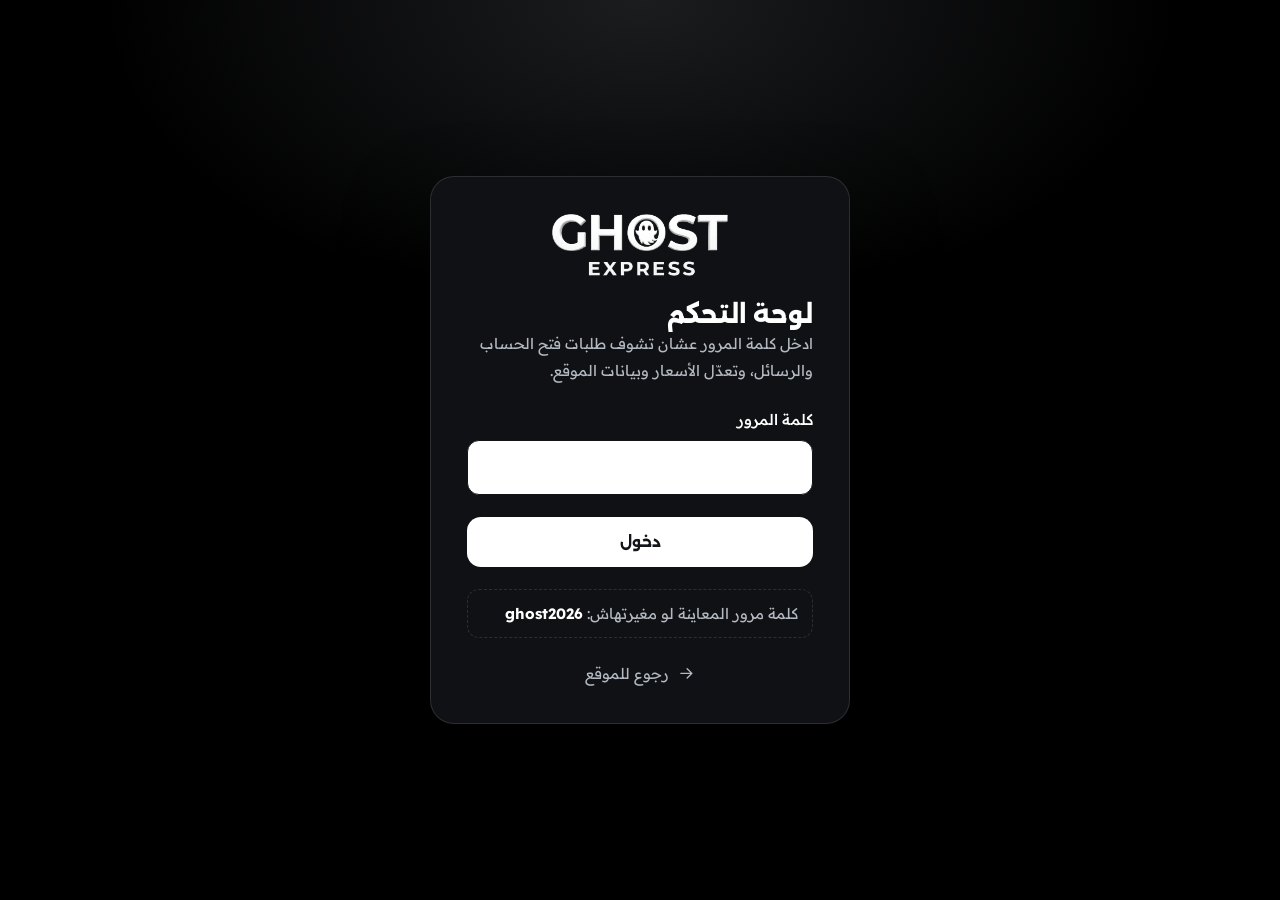
<file: admin.html>
<!doctype html>
<html lang="ar" dir="rtl">
<head>
<meta charset="utf-8">
<meta name="viewport" content="width=device-width, initial-scale=1, viewport-fit=cover">
<title>لوحة التحكم | جوست إكسبريس</title>
<meta name="description" content="لوحة تحكم موقع جوست إكسبريس">
<meta name="robots" content="noindex, nofollow">
<meta name="theme-color" content="#000000">
<meta property="og:type" content="website">
<meta property="og:locale" content="ar_EG">
<meta property="og:site_name" content="Ghost Express">
<meta property="og:title" content="لوحة التحكم | جوست إكسبريس">
<meta property="og:description" content="لوحة تحكم موقع جوست إكسبريس">
<meta property="og:image" content="assets/img/og-image.jpg">
<link rel="icon" type="image/png" sizes="32x32" href="assets/img/favicon-32.png">
<link rel="apple-touch-icon" href="assets/img/apple-touch-icon.png">
<link rel="preconnect" href="https://fonts.googleapis.com">
<link rel="preconnect" href="https://fonts.gstatic.com" crossorigin>
<link rel="stylesheet" href="https://fonts.googleapis.com/css2?family=Alexandria:wght@500;700;800;900&family=Readex+Pro:wght@300;400;500;600&display=swap">
<link rel="stylesheet" href="assets/css/site.css">
<link rel="stylesheet" href="assets/css/admin.css">
</head>
<body class="layout-bare">
<svg xmlns="http://www.w3.org/2000/svg" style="position:absolute;width:0;height:0;overflow:hidden" aria-hidden="true" focusable="false">
  <defs>
    <symbol id="i-truck" viewBox="0 0 24 24" fill="none" stroke="currentColor" stroke-width="1.8" stroke-linecap="round" stroke-linejoin="round"><path d="M2.5 6.5h11v9.5h-11z"/><path d="M13.5 9.5h4l3 3.4V16h-7z"/><circle cx="6.5" cy="17.6" r="1.9"/><circle cx="16.8" cy="17.6" r="1.9"/></symbol>
    <symbol id="i-box" viewBox="0 0 24 24" fill="none" stroke="currentColor" stroke-width="1.8" stroke-linecap="round" stroke-linejoin="round"><path d="M3.5 7.5 12 3l8.5 4.5v9L12 21l-8.5-4.5z"/><path d="M3.5 7.5 12 12l8.5-4.5M12 12v9M7.8 5.2l8.4 4.6"/></symbol>
    <symbol id="i-store" viewBox="0 0 24 24" fill="none" stroke="currentColor" stroke-width="1.8" stroke-linecap="round" stroke-linejoin="round"><path d="M4.5 10.5V20h15v-9.5"/><path d="M3 10.5 5 4h14l2 6.5z"/><path d="M9.5 20v-5h5v5"/></symbol>
    <symbol id="i-cash" viewBox="0 0 24 24" fill="none" stroke="currentColor" stroke-width="1.8" stroke-linecap="round" stroke-linejoin="round"><rect x="2.5" y="6" width="19" height="12" rx="2"/><circle cx="12" cy="12" r="2.6"/><path d="M6 9.5v5M18 9.5v5"/></symbol>
    <symbol id="i-return" viewBox="0 0 24 24" fill="none" stroke="currentColor" stroke-width="1.8" stroke-linecap="round" stroke-linejoin="round"><path d="M15 14l5-5-5-5"/><path d="M20 9H9.5a5.5 5.5 0 0 0 0 11H13"/></symbol>
    <symbol id="i-pin" viewBox="0 0 24 24" fill="none" stroke="currentColor" stroke-width="1.8" stroke-linecap="round" stroke-linejoin="round"><path d="M12 21s7-6.2 7-11.5A7 7 0 0 0 5 9.5C5 14.8 12 21 12 21z"/><circle cx="12" cy="9.5" r="2.5"/></symbol>
    <symbol id="i-bolt" viewBox="0 0 24 24" fill="none" stroke="currentColor" stroke-width="1.8" stroke-linecap="round" stroke-linejoin="round"><path d="M13 2.5 4.5 13.5H12L11 21.5l8.5-11H12z"/></symbol>
    <symbol id="i-live" viewBox="0 0 24 24" fill="none" stroke="currentColor" stroke-width="1.8" stroke-linecap="round" stroke-linejoin="round"><path d="M2.5 12h4l2.5-6 4 12 2.5-6h6"/></symbol>
    <symbol id="i-qr" viewBox="0 0 24 24" fill="none" stroke="currentColor" stroke-width="1.8" stroke-linecap="round" stroke-linejoin="round"><rect x="3.5" y="3.5" width="6.5" height="6.5" rx="1"/><rect x="14" y="3.5" width="6.5" height="6.5" rx="1"/><rect x="3.5" y="14" width="6.5" height="6.5" rx="1"/><path d="M14 14h2.5v2.5H14zM18 18h2.5v2.5H18zM14 19v1.5M19 14h1.5"/></symbol>
    <symbol id="i-phone" viewBox="0 0 24 24" fill="none" stroke="currentColor" stroke-width="1.8" stroke-linecap="round" stroke-linejoin="round"><path d="M5 3.5h3.2l1.6 4.2-2.2 1.4a11 11 0 0 0 7.3 7.3l1.4-2.2 4.2 1.6V19a2 2 0 0 1-2 2A16.5 16.5 0 0 1 3 5.5a2 2 0 0 1 2-2z"/></symbol>
    <symbol id="i-chat" viewBox="0 0 24 24" fill="none" stroke="currentColor" stroke-width="1.8" stroke-linecap="round" stroke-linejoin="round"><path d="M20.5 11.5a8.5 8.5 0 0 1-12.3 7.6L3.5 20.5l1.4-4.5A8.5 8.5 0 1 1 20.5 11.5z"/><path d="M8.5 11.5h.01M12 11.5h.01M15.5 11.5h.01"/></symbol>
    <symbol id="i-mail" viewBox="0 0 24 24" fill="none" stroke="currentColor" stroke-width="1.8" stroke-linecap="round" stroke-linejoin="round"><rect x="3" y="5" width="18" height="14" rx="2"/><path d="m3.5 6.5 8.5 6.5 8.5-6.5"/></symbol>
    <symbol id="i-clock" viewBox="0 0 24 24" fill="none" stroke="currentColor" stroke-width="1.8" stroke-linecap="round" stroke-linejoin="round"><circle cx="12" cy="12" r="8.5"/><path d="M12 7.5V12l3 2"/></symbol>
    <symbol id="i-check" viewBox="0 0 24 24" fill="none" stroke="currentColor" stroke-width="2.2" stroke-linecap="round" stroke-linejoin="round"><path d="m5 12.5 4.5 4.5L19 7.5"/></symbol>
    <symbol id="i-arrow" viewBox="0 0 24 24" fill="none" stroke="currentColor" stroke-width="1.8" stroke-linecap="round" stroke-linejoin="round"><path d="M19 12H5M11 6l-6 6 6 6"/></symbol>
    <symbol id="i-chevron" viewBox="0 0 24 24" fill="none" stroke="currentColor" stroke-width="1.8" stroke-linecap="round" stroke-linejoin="round"><path d="m6 9 6 6 6-6"/></symbol>
    <symbol id="i-menu" viewBox="0 0 24 24" fill="none" stroke="currentColor" stroke-width="1.8" stroke-linecap="round" stroke-linejoin="round"><path d="M4 7h16M4 12h16M4 17h16"/></symbol>
    <symbol id="i-close" viewBox="0 0 24 24" fill="none" stroke="currentColor" stroke-width="1.8" stroke-linecap="round" stroke-linejoin="round"><path d="M6 6l12 12M18 6 6 18"/></symbol>
    <symbol id="i-copy" viewBox="0 0 24 24" fill="none" stroke="currentColor" stroke-width="1.8" stroke-linecap="round" stroke-linejoin="round"><rect x="8" y="8" width="12" height="12" rx="2"/><path d="M16 8V6a2 2 0 0 0-2-2H6a2 2 0 0 0-2 2v8a2 2 0 0 0 2 2h2"/></symbol>
    <symbol id="i-plug" viewBox="0 0 24 24" fill="none" stroke="currentColor" stroke-width="1.8" stroke-linecap="round" stroke-linejoin="round"><path d="M9 3v5M15 3v5"/><path d="M6 8h12v3a6 6 0 0 1-12 0z"/><path d="M12 17v4"/></symbol>
    <symbol id="i-code" viewBox="0 0 24 24" fill="none" stroke="currentColor" stroke-width="1.8" stroke-linecap="round" stroke-linejoin="round"><path d="m8 8-4 4 4 4M16 8l4 4-4 4M13.5 5l-3 14"/></symbol>
    <symbol id="i-sync" viewBox="0 0 24 24" fill="none" stroke="currentColor" stroke-width="1.8" stroke-linecap="round" stroke-linejoin="round"><path d="M20 7h-9a5 5 0 0 0-5 5"/><path d="m17 4 3 3-3 3"/><path d="M4 17h9a5 5 0 0 0 5-5"/><path d="m7 20-3-3 3-3"/></symbol>
    <symbol id="i-chart" viewBox="0 0 24 24" fill="none" stroke="currentColor" stroke-width="1.8" stroke-linecap="round" stroke-linejoin="round"><path d="M4 4v16h16"/><path d="M8.5 16v-5M12.5 16V8M16.5 16v-3"/></symbol>
    <symbol id="i-shield" viewBox="0 0 24 24" fill="none" stroke="currentColor" stroke-width="1.8" stroke-linecap="round" stroke-linejoin="round"><path d="M12 3 5 6v5.5c0 4.5 3 8 7 9.5 4-1.5 7-5 7-9.5V6z"/><path d="m9 12 2.2 2.2L15.5 10"/></symbol>
    <symbol id="i-users" viewBox="0 0 24 24" fill="none" stroke="currentColor" stroke-width="1.8" stroke-linecap="round" stroke-linejoin="round"><circle cx="9" cy="8.5" r="3.2"/><path d="M3 19.5c.6-3.2 3-5 6-5s5.4 1.8 6 5"/><path d="M15.5 5.6a3.2 3.2 0 0 1 0 6M17.5 14.7c1.8.6 3 2.2 3.4 4.8"/></symbol>
    <symbol id="i-shirt" viewBox="0 0 24 24" fill="none" stroke="currentColor" stroke-width="1.8" stroke-linecap="round" stroke-linejoin="round"><path d="M8.5 3.5 4 5.5 2.5 10l3.5 1.2V20.5h12V11.2l3.5-1.2L20 5.5l-4.5-2a3.5 3.5 0 0 1-7 0z"/></symbol>
    <symbol id="i-pill" viewBox="0 0 24 24" fill="none" stroke="currentColor" stroke-width="1.8" stroke-linecap="round" stroke-linejoin="round"><path d="M10.2 20.2a5 5 0 0 1-7.1-7.1l9.6-9.6a5 5 0 0 1 7.1 7.1z"/><path d="m8 8 8 8"/></symbol>
    <symbol id="i-building" viewBox="0 0 24 24" fill="none" stroke="currentColor" stroke-width="1.8" stroke-linecap="round" stroke-linejoin="round"><path d="M4.5 21V5.5L13 3v18"/><path d="M13 9h6.5v12"/><path d="M7.5 8h2.5M7.5 11.5h2.5M7.5 15h2.5M16 12.5h1M16 16h1"/><path d="M3 21h18"/></symbol>
    <symbol id="i-app" viewBox="0 0 24 24" fill="none" stroke="currentColor" stroke-width="1.8" stroke-linecap="round" stroke-linejoin="round"><rect x="6.5" y="2.5" width="11" height="19" rx="2.5"/><path d="M10.5 18.5h3"/></symbol>
    <symbol id="i-monitor" viewBox="0 0 24 24" fill="none" stroke="currentColor" stroke-width="1.8" stroke-linecap="round" stroke-linejoin="round"><rect x="2.5" y="4" width="19" height="13" rx="2"/><path d="M8 21h8M12 17v4"/></symbol>
    <symbol id="i-route" viewBox="0 0 24 24" fill="none" stroke="currentColor" stroke-width="1.8" stroke-linecap="round" stroke-linejoin="round"><circle cx="6" cy="18" r="2.5"/><circle cx="18" cy="6" r="2.5"/><path d="M8.5 18H15a3 3 0 0 0 0-6H9a3 3 0 0 1 0-6h6.5"/></symbol>
    <symbol id="i-search" viewBox="0 0 24 24" fill="none" stroke="currentColor" stroke-width="1.8" stroke-linecap="round" stroke-linejoin="round"><circle cx="11" cy="11" r="6.5"/><path d="m16 16 4.5 4.5"/></symbol>
    <symbol id="i-external" viewBox="0 0 24 24" fill="none" stroke="currentColor" stroke-width="1.8" stroke-linecap="round" stroke-linejoin="round"><path d="M14 4h6v6"/><path d="M20 4 11 13"/><path d="M18 14v5a1 1 0 0 1-1 1H5a1 1 0 0 1-1-1V7a1 1 0 0 1 1-1h5"/></symbol>
    <symbol id="i-tag" viewBox="0 0 24 24" fill="none" stroke="currentColor" stroke-width="1.8" stroke-linecap="round" stroke-linejoin="round"><path d="M3.5 12.2V4.5a1 1 0 0 1 1-1h7.7L21 12.3a1.5 1.5 0 0 1 0 2.1l-6.6 6.6a1.5 1.5 0 0 1-2.1 0z"/><circle cx="8" cy="8" r="1.5"/></symbol>
    <symbol id="i-inbox" viewBox="0 0 24 24" fill="none" stroke="currentColor" stroke-width="1.8" stroke-linecap="round" stroke-linejoin="round"><path d="M3.5 13.5 6 5h12l2.5 8.5V19a1 1 0 0 1-1 1h-15a1 1 0 0 1-1-1z"/><path d="M3.5 13.5H8l1.5 2.5h5l1.5-2.5h4.5"/></symbol>
    <symbol id="i-sliders" viewBox="0 0 24 24" fill="none" stroke="currentColor" stroke-width="1.8" stroke-linecap="round" stroke-linejoin="round"><path d="M4 7h10M18 7h2M4 17h4M12 17h8"/><circle cx="16" cy="7" r="2"/><circle cx="10" cy="17" r="2"/></symbol>
    <symbol id="i-lock" viewBox="0 0 24 24" fill="none" stroke="currentColor" stroke-width="1.8" stroke-linecap="round" stroke-linejoin="round"><rect x="4.5" y="10.5" width="15" height="10" rx="2"/><path d="M8 10.5V7.5a4 4 0 0 1 8 0v3"/></symbol>
    <symbol id="i-logout" viewBox="0 0 24 24" fill="none" stroke="currentColor" stroke-width="1.8" stroke-linecap="round" stroke-linejoin="round"><path d="M14 4h4a2 2 0 0 1 2 2v12a2 2 0 0 1-2 2h-4"/><path d="M9 16l-4-4 4-4M5 12h10"/></symbol>
    <symbol id="i-trash" viewBox="0 0 24 24" fill="none" stroke="currentColor" stroke-width="1.8" stroke-linecap="round" stroke-linejoin="round"><path d="M4 7h16M10 11v6M14 11v6"/><path d="M6 7l1 13h10l1-13"/><path d="M9 7V4h6v3"/></symbol>
    <symbol id="i-download" viewBox="0 0 24 24" fill="none" stroke="currentColor" stroke-width="1.8" stroke-linecap="round" stroke-linejoin="round"><path d="M12 4v11M7 10l5 5 5-5"/><path d="M5 20h14"/></symbol>
    <symbol id="i-home" viewBox="0 0 24 24" fill="none" stroke="currentColor" stroke-width="1.8" stroke-linecap="round" stroke-linejoin="round"><path d="M4 11 12 4l8 7"/><path d="M6 9.5V20h12V9.5"/></symbol>
    <symbol id="i-wallet" viewBox="0 0 24 24" fill="none" stroke="currentColor" stroke-width="1.8" stroke-linecap="round" stroke-linejoin="round"><path d="M19 8V6a1.5 1.5 0 0 0-1.5-1.5H6A2.5 2.5 0 0 0 3.5 7v10A2.5 2.5 0 0 0 6 19.5h13a1.5 1.5 0 0 0 1.5-1.5V9.5A1.5 1.5 0 0 0 19 8H6a2.5 2.5 0 0 1-2.5-1"/><circle cx="16.5" cy="13.8" r="1.2"/></symbol>
    <symbol id="i-user" viewBox="0 0 24 24" fill="none" stroke="currentColor" stroke-width="1.8" stroke-linecap="round" stroke-linejoin="round"><circle cx="12" cy="8" r="3.8"/><path d="M4.5 20.5c.8-4 3.8-6.2 7.5-6.2s6.7 2.2 7.5 6.2"/></symbol>
    <symbol id="i-hub" viewBox="0 0 24 24" fill="none" stroke="currentColor" stroke-width="1.8" stroke-linecap="round" stroke-linejoin="round"><path d="M3 20V9l9-5 9 5v11"/><path d="M7 20v-7h10v7M7 16.5h10"/></symbol>
    <symbol id="i-refresh" viewBox="0 0 24 24" fill="none" stroke="currentColor" stroke-width="1.8" stroke-linecap="round" stroke-linejoin="round"><path d="M20 11a8 8 0 0 0-14.5-4.5L4 8"/><path d="M4 4v4h4"/><path d="M4 13a8 8 0 0 0 14.5 4.5L20 16"/><path d="M20 20v-4h-4"/></symbol>
    <symbol id="i-info" viewBox="0 0 24 24" fill="none" stroke="currentColor" stroke-width="1.8" stroke-linecap="round" stroke-linejoin="round"><circle cx="12" cy="12" r="8.5"/><path d="M12 11v5M12 8h.01"/></symbol>
    <symbol id="i-link" viewBox="0 0 24 24" fill="none" stroke="currentColor" stroke-width="1.8" stroke-linecap="round" stroke-linejoin="round"><path d="M10 14a4.5 4.5 0 0 0 6.4 0l3-3a4.5 4.5 0 0 0-6.4-6.4l-1 1"/><path d="M14 10a4.5 4.5 0 0 0-6.4 0l-3 3a4.5 4.5 0 0 0 6.4 6.4l1-1"/></symbol>
    <symbol id="i-camera" viewBox="0 0 24 24" fill="none" stroke="currentColor" stroke-width="1.8" stroke-linecap="round" stroke-linejoin="round"><path d="M4 8h3l1.5-2.5h7L17 8h3v11H4z"/><circle cx="12" cy="13" r="3.2"/></symbol>
    <symbol id="i-thumb" viewBox="0 0 24 24" fill="none" stroke="currentColor" stroke-width="1.8" stroke-linecap="round" stroke-linejoin="round"><path d="M7.5 10.5V20H4.5v-9.5z"/><path d="M7.5 10.5 11 3.5a2 2 0 0 1 2.5 2V9h5a2 2 0 0 1 2 2.3l-1.2 6.8a2 2 0 0 1-2 1.9H7.5"/></symbol>
    <symbol id="i-play" viewBox="0 0 24 24" fill="none" stroke="currentColor" stroke-width="1.8" stroke-linecap="round" stroke-linejoin="round"><path d="M6 4.5v15l13-7.5z"/></symbol>
  </defs>
</svg>
<main data-title="لوحة التحكم | جوست إكسبريس" id="main" data-page="admin" data-layout="bare" class="adm">
  <section class="adm-login" id="adm-login">
    <div class="adm-login-card">
      <img src="assets/img/logo-white.png" alt="Ghost Express" width="654" height="235">
      <div>
        <h1>لوحة التحكم</h1>
        <p>ادخل كلمة المرور عشان تشوف طلبات فتح الحساب والرسائل، وتعدّل الأسعار وبيانات الموقع.</p>
      </div>
      <form class="form" id="adm-login-form" novalidate>
        <div class="field">
          <label for="adm-pass">كلمة المرور</label>
          <input class="input" type="password" id="adm-pass" autocomplete="current-password" required>
        </div>
        <p class="form-status" id="adm-login-err" role="alert"></p>
        <button class="btn btn--block" type="submit">دخول</button>
      </form>
      <p class="adm-hint" id="adm-hint" hidden></p>
      <a class="adm-back" href="index.html"><svg class="ic" aria-hidden="true"><use href="#i-arrow"/></svg>رجوع للموقع</a>
    </div>
  </section>

  <section class="adm-app" id="adm-app" hidden>
    <aside class="adm-side">
      <img class="adm-logo" src="assets/img/logo-white.png" alt="Ghost Express" width="654" height="235">
      <nav class="adm-nav" aria-label="أقسام لوحة التحكم">
        <button type="button" data-view="overview"><svg class="ic" aria-hidden="true"><use href="#i-home"/></svg><span>نظرة عامة</span></button>
        <button type="button" data-view="registrations"><svg class="ic" aria-hidden="true"><use href="#i-store"/></svg><span>طلبات فتح حساب</span><em class="badge" data-badge="registrations" hidden></em></button>
        <button type="button" data-view="messages"><svg class="ic" aria-hidden="true"><use href="#i-inbox"/></svg><span>الرسائل</span><em class="badge" data-badge="messages" hidden></em></button>
        <button type="button" data-view="prices"><svg class="ic" aria-hidden="true"><use href="#i-tag"/></svg><span>الأسعار</span></button>
        <button type="button" data-view="settings"><svg class="ic" aria-hidden="true"><use href="#i-sliders"/></svg><span>بيانات الموقع</span></button>
        <button type="button" data-view="security"><svg class="ic" aria-hidden="true"><use href="#i-lock"/></svg><span>كلمة المرور</span></button>
      </nav>
      <div class="adm-mode" id="adm-mode"></div>
      <div class="adm-side-foot">
        <a href="index.html" target="_blank" rel="noopener"><svg class="ic" aria-hidden="true"><use href="#i-external"/></svg>عرض الموقع</a>
        <button type="button" id="adm-logout"><svg class="ic" aria-hidden="true"><use href="#i-logout"/></svg>خروج</button>
      </div>
    </aside>

    <div class="adm-main">
      <header class="adm-top">
        <h1 id="adm-title">نظرة عامة</h1>
        <button class="btn btn--sm btn--line-dark" type="button" id="adm-refresh"><svg class="ic" aria-hidden="true"><use href="#i-refresh"/></svg>تحديث</button>
      </header>

      <div class="adm-view" data-panel="overview">
        <div class="adm-tiles" id="adm-tiles"></div>
        <div class="adm-two">
          <section class="adm-card">
            <header><h2>آخر طلبات فتح الحساب</h2><button class="adm-link" type="button" data-go="registrations">كل الطلبات</button></header>
            <ul class="adm-mini" id="adm-latest-reg"></ul>
          </section>
          <section class="adm-card">
            <header><h2>آخر الرسائل</h2><button class="adm-link" type="button" data-go="messages">كل الرسائل</button></header>
            <ul class="adm-mini" id="adm-latest-msg"></ul>
          </section>
        </div>
      </div>

      <div class="adm-view" data-panel="registrations" hidden>
        <div class="adm-toolbar">
          <label class="adm-search"><svg class="ic" aria-hidden="true"><use href="#i-search"/></svg><span class="sr-only">بحث في الطلبات</span><input class="input" type="search" id="adm-reg-q" placeholder="بحث بالاسم أو الموبايل أو المتجر"></label>
          <div class="adm-chips" id="adm-reg-filter" role="group" aria-label="فلترة حسب الحالة"></div>
          <button class="btn btn--sm btn--line-dark" type="button" data-export="registrations"><svg class="ic" aria-hidden="true"><use href="#i-download"/></svg>تصدير Excel</button>
        </div>
        <div class="adm-list" id="adm-reg-list"></div>
      </div>

      <div class="adm-view" data-panel="messages" hidden>
        <div class="adm-toolbar">
          <label class="adm-search"><svg class="ic" aria-hidden="true"><use href="#i-search"/></svg><span class="sr-only">بحث في الرسائل</span><input class="input" type="search" id="adm-msg-q" placeholder="بحث بالاسم أو الموبايل أو الكلام"></label>
          <div class="adm-chips" id="adm-msg-filter" role="group" aria-label="فلترة حسب الحالة"></div>
          <button class="btn btn--sm btn--line-dark" type="button" data-export="messages"><svg class="ic" aria-hidden="true"><use href="#i-download"/></svg>تصدير Excel</button>
        </div>
        <div class="adm-list" id="adm-msg-list"></div>
      </div>

      <div class="adm-view" data-panel="prices" hidden>
        <form class="adm-form" id="adm-prices-form" novalidate>
          <section class="adm-card">
            <header><h2>الباقات</h2><p>اسم كل باقة وعدد الشحنات بتاعها في الشهر.</p></header>
            <div class="adm-tiers" id="adm-tiers"></div>
          </section>
          <section class="adm-card">
            <header><h2>أسعار المناطق</h2><p>سعر الشحنة بالجنيه لكل منطقة في كل باقة، ومدة التوصيل.</p></header>
            <div class="table-scroll"><table class="adm-grid" id="adm-zones"></table></div>
          </section>
          <section class="adm-card">
            <header><h2>ملاحظات تحت الأسعار</h2><p>كل سطر = ملاحظة.</p></header>
            <textarea class="textarea" id="adm-notes" rows="4"></textarea>
          </section>
          <div class="adm-save">
            <button class="btn btn--dark" type="submit">حفظ الأسعار</button>
            <button class="btn btn--line-dark" type="button" id="adm-prices-reset">رجوع للأسعار الأصلية</button>
            <p class="form-status" id="adm-prices-status" role="alert"></p>
          </div>
        </form>
      </div>

      <div class="adm-view" data-panel="settings" hidden>
        <form class="adm-form" id="adm-settings-form" novalidate>
          <section class="adm-card">
            <header><h2>بيانات التواصل</h2><p>بتظهر في الهيدر والفوتر وصفحة التواصل وزرار واتساب.</p></header>
            <div class="fgrid">
              <div class="field"><label for="set-phone">رقم التليفون</label><input class="input ltr-in" id="set-phone" data-key="phone" type="tel" inputmode="tel"><p class="f-err" id="set-phone-err"></p></div>
              <div class="field"><label for="set-whatsapp">رقم الواتساب</label><input class="input ltr-in" id="set-whatsapp" data-key="whatsapp" type="tel" inputmode="tel"><p class="f-err" id="set-whatsapp-err"></p></div>
              <div class="field"><label for="set-email">الإيميل <span class="opt">(اختياري)</span></label><input class="input ltr-in" id="set-email" data-key="email" type="email"><p class="f-err" id="set-email-err"></p></div>
              <div class="field"><label for="set-hours">مواعيد الشغل</label><input class="input" id="set-hours" data-key="hours"></div>
              <div class="field full"><label for="set-address">العنوان <span class="opt">(اختياري)</span></label><input class="input" id="set-address" data-key="address"></div>
              <div class="field full"><label for="set-mapsUrl">لينك العنوان على Google Maps <span class="opt">(اختياري)</span></label><input class="input ltr-in" id="set-mapsUrl" data-key="mapsUrl" data-url placeholder="https://maps.app.goo.gl/..."><p class="f-err" id="set-mapsUrl-err"></p></div>
            </div>
          </section>
          <section class="adm-card">
            <header><h2>السوشيال ميديا</h2><p>اللي يفضل فاضي مش هيظهر في الموقع.</p></header>
            <div class="fgrid">
              <div class="field full"><label for="set-facebook">فيسبوك</label><input class="input ltr-in" id="set-facebook" data-key="facebook" data-url><p class="f-err" id="set-facebook-err"></p></div>
              <div class="field"><label for="set-instagram">إنستجرام</label><input class="input ltr-in" id="set-instagram" data-key="instagram" data-url><p class="f-err" id="set-instagram-err"></p></div>
              <div class="field"><label for="set-tiktok">تيك توك</label><input class="input ltr-in" id="set-tiktok" data-key="tiktok" data-url><p class="f-err" id="set-tiktok-err"></p></div>
            </div>
          </section>
          <section class="adm-card">
            <header><h2>لينكات السيستم والتطبيقات</h2><p>من الشركة اللي عاملة السيستم. لو لسه مش جاهزة سيبها فاضية، والزراير هتظهر "قريباً".</p></header>
            <div class="fgrid">
              <div class="field full"><label for="set-systemUrl">لينك دخول التجار على السيستم</label><input class="input ltr-in" id="set-systemUrl" data-key="systemUrl" data-url placeholder="https://"><p class="f-err" id="set-systemUrl-err"></p></div>
              <div class="field full"><label for="set-trackUrl">لينك صفحة التتبع</label><input class="input ltr-in" id="set-trackUrl" data-key="trackUrl" data-url placeholder="https://.../track?code={code}"><p class="f-err" id="set-trackUrl-err"></p><p class="adm-help">اكتب {code} مكان رقم الشحنة في اللينك. لو فاضي، التتبع بيتحول لواتساب.</p></div>
              <div class="field"><label for="set-androidUrl">تطبيق الراسل على Google Play</label><input class="input ltr-in" id="set-androidUrl" data-key="androidUrl" data-url><p class="f-err" id="set-androidUrl-err"></p></div>
              <div class="field"><label for="set-iosUrl">تطبيق الراسل على App Store</label><input class="input ltr-in" id="set-iosUrl" data-key="iosUrl" data-url><p class="f-err" id="set-iosUrl-err"></p></div>
              <div class="field full"><label for="set-courierUrl">لينك تحميل تطبيق المندوب</label><input class="input ltr-in" id="set-courierUrl" data-key="courierUrl" data-url><p class="f-err" id="set-courierUrl-err"></p></div>
            </div>
          </section>
          <section class="adm-card">
            <header><h2>أرقام الصفحة الرئيسية</h2><p>الأربع أرقام اللي تحت الجزء الأول في الرئيسية.</p></header>
            <div class="adm-stats" id="adm-stats"></div>
          </section>
          <div class="adm-save">
            <button class="btn btn--dark" type="submit">حفظ البيانات</button>
            <p class="form-status" id="adm-settings-status" role="alert"></p>
          </div>
        </form>
      </div>

      <div class="adm-view" data-panel="security" hidden>
        <form class="adm-form" id="adm-pass-form" novalidate>
          <section class="adm-card" style="max-width:560px">
            <header><h2>تغيير كلمة المرور</h2><p>استخدم 8 حروف أو أرقام على الأقل.</p></header>
            <div class="field"><label for="pw-current">كلمة المرور الحالية</label><input class="input" type="password" id="pw-current" autocomplete="current-password"><p class="f-err" id="pw-current-err"></p></div>
            <div class="field"><label for="pw-next">كلمة المرور الجديدة</label><input class="input" type="password" id="pw-next" autocomplete="new-password"><p class="f-err" id="pw-next-err"></p></div>
            <div class="field"><label for="pw-again">اكتب الجديدة تاني</label><input class="input" type="password" id="pw-again" autocomplete="new-password"><p class="f-err" id="pw-again-err"></p></div>
            <div class="adm-save"><button class="btn btn--dark" type="submit">غيّر كلمة المرور</button><p class="form-status" id="adm-pass-status" role="alert"></p></div>
          </section>
        </form>
      </div>
    </div>
  </section>
</main>
<script src="assets/js/data.js"></script>
<script src="assets/js/store.js"></script>
<script src="assets/js/site.js"></script>
<script src="assets/js/admin.js"></script>
</body>
</html>
</file>
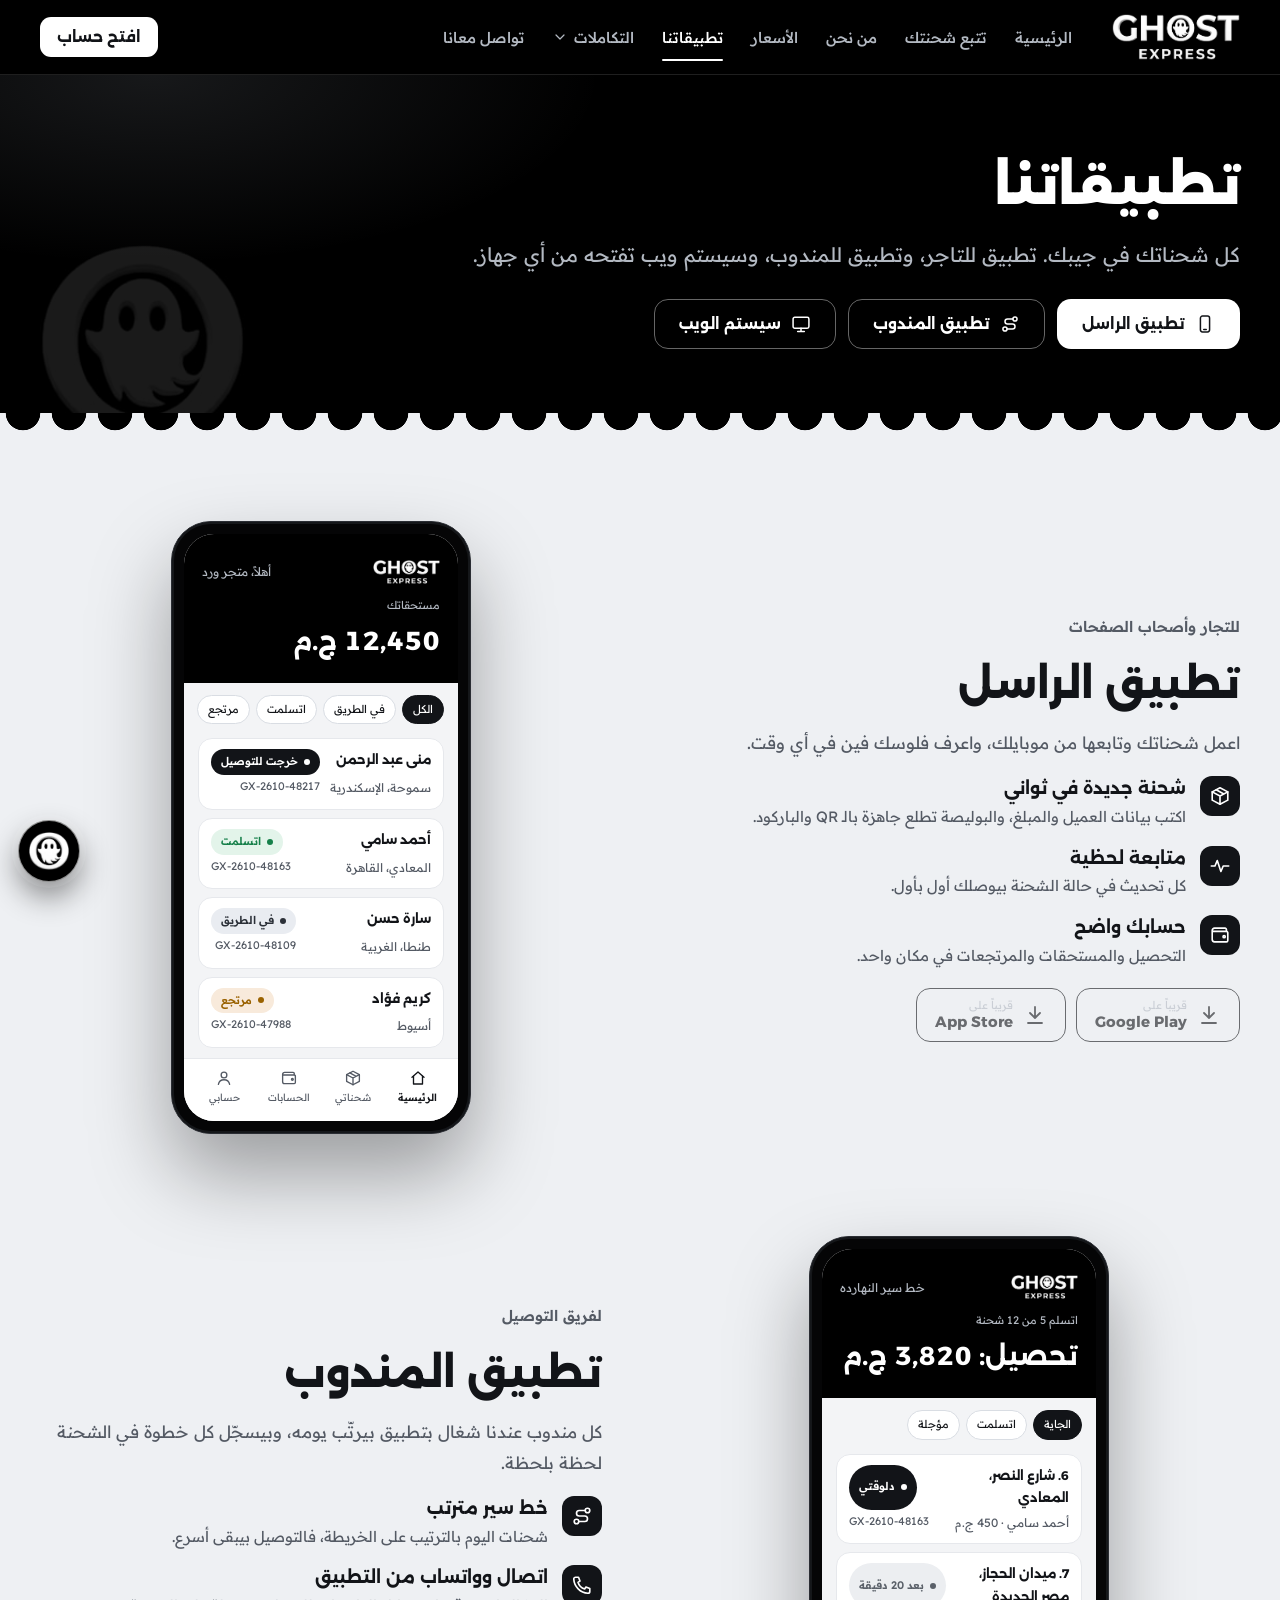
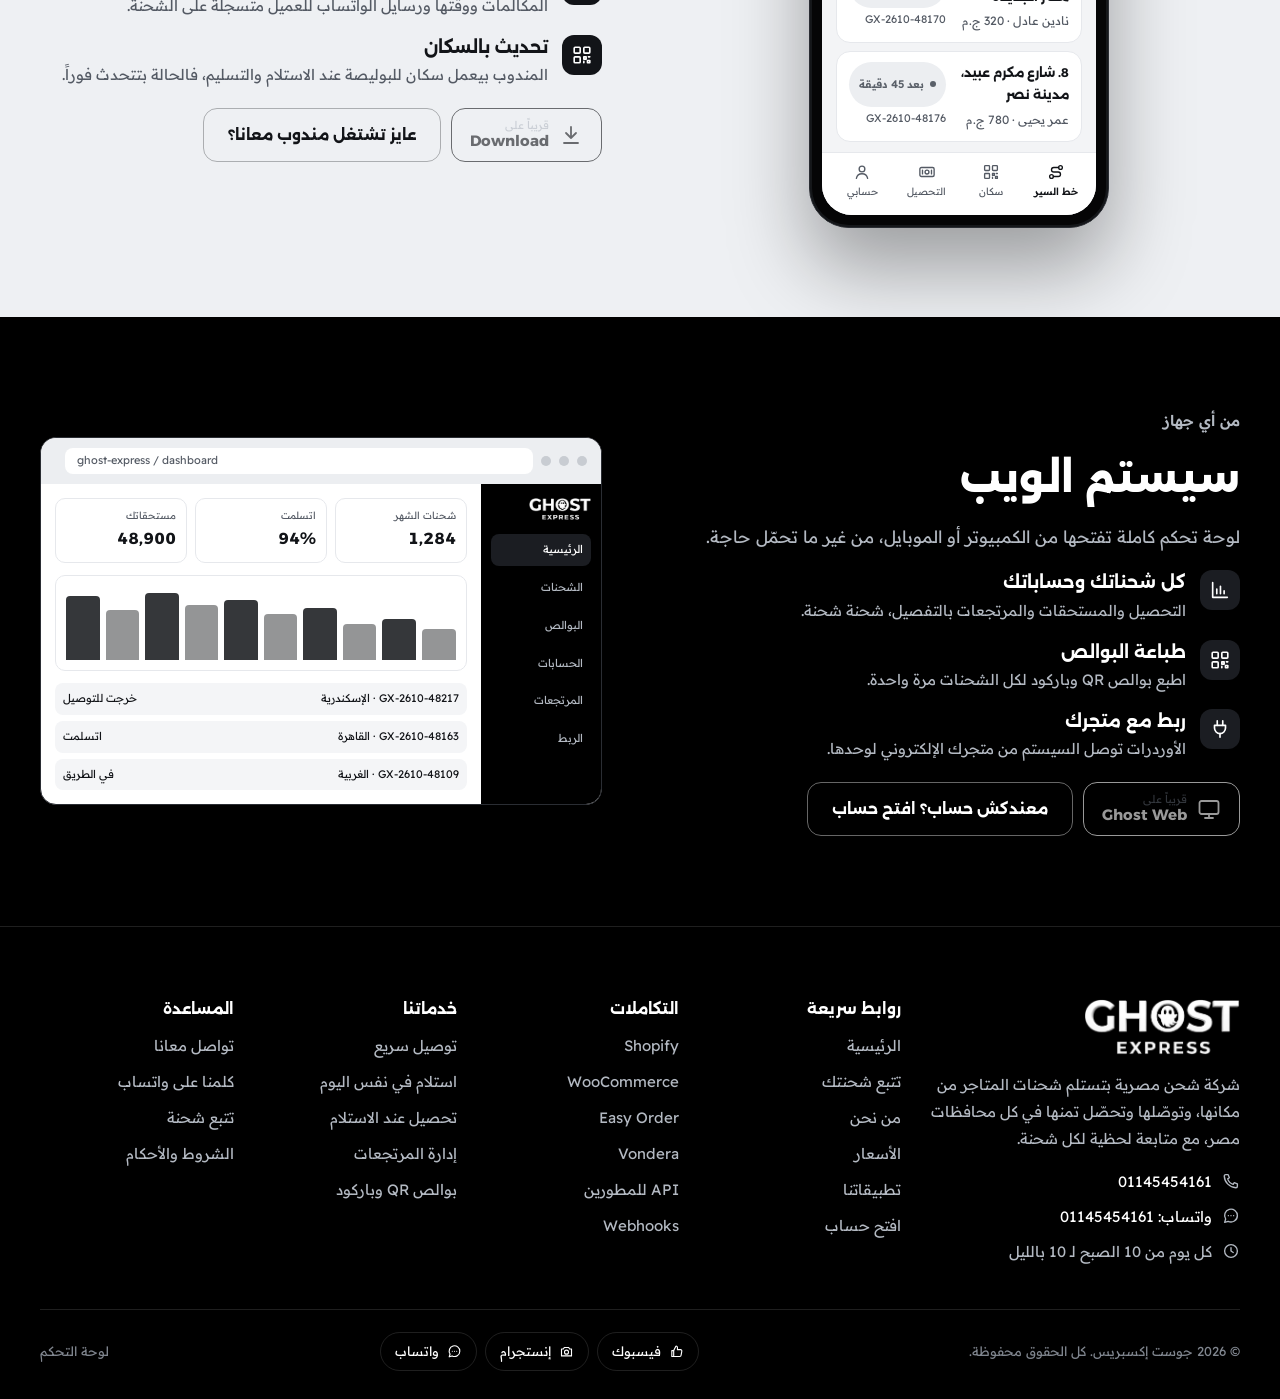
<file: apps.html>
<!doctype html>
<html lang="ar" dir="rtl">
<head>
<meta charset="utf-8">
<meta name="viewport" content="width=device-width, initial-scale=1, viewport-fit=cover">
<title>تطبيقاتنا | جوست إكسبريس</title>
<meta name="description" content="تطبيق الراسل للتجار، وتطبيق المندوب، وسيستم ويب تتابع منه كل شحناتك وحساباتك من أي جهاز.">
<meta name="theme-color" content="#000000">
<meta property="og:type" content="website">
<meta property="og:locale" content="ar_EG">
<meta property="og:site_name" content="Ghost Express">
<meta property="og:title" content="تطبيقاتنا | جوست إكسبريس">
<meta property="og:description" content="تطبيق الراسل للتجار، وتطبيق المندوب، وسيستم ويب تتابع منه كل شحناتك وحساباتك من أي جهاز.">
<meta property="og:image" content="assets/img/og-image.jpg">
<link rel="icon" type="image/png" sizes="32x32" href="assets/img/favicon-32.png">
<link rel="apple-touch-icon" href="assets/img/apple-touch-icon.png">
<link rel="preconnect" href="https://fonts.googleapis.com">
<link rel="preconnect" href="https://fonts.gstatic.com" crossorigin>
<link rel="stylesheet" href="https://fonts.googleapis.com/css2?family=Alexandria:wght@500;700;800;900&family=Readex+Pro:wght@300;400;500;600&display=swap">
<link rel="stylesheet" href="assets/css/site.css">
</head>
<body>
<svg xmlns="http://www.w3.org/2000/svg" style="position:absolute;width:0;height:0;overflow:hidden" aria-hidden="true" focusable="false">
  <defs>
    <symbol id="i-truck" viewBox="0 0 24 24" fill="none" stroke="currentColor" stroke-width="1.8" stroke-linecap="round" stroke-linejoin="round"><path d="M2.5 6.5h11v9.5h-11z"/><path d="M13.5 9.5h4l3 3.4V16h-7z"/><circle cx="6.5" cy="17.6" r="1.9"/><circle cx="16.8" cy="17.6" r="1.9"/></symbol>
    <symbol id="i-box" viewBox="0 0 24 24" fill="none" stroke="currentColor" stroke-width="1.8" stroke-linecap="round" stroke-linejoin="round"><path d="M3.5 7.5 12 3l8.5 4.5v9L12 21l-8.5-4.5z"/><path d="M3.5 7.5 12 12l8.5-4.5M12 12v9M7.8 5.2l8.4 4.6"/></symbol>
    <symbol id="i-store" viewBox="0 0 24 24" fill="none" stroke="currentColor" stroke-width="1.8" stroke-linecap="round" stroke-linejoin="round"><path d="M4.5 10.5V20h15v-9.5"/><path d="M3 10.5 5 4h14l2 6.5z"/><path d="M9.5 20v-5h5v5"/></symbol>
    <symbol id="i-cash" viewBox="0 0 24 24" fill="none" stroke="currentColor" stroke-width="1.8" stroke-linecap="round" stroke-linejoin="round"><rect x="2.5" y="6" width="19" height="12" rx="2"/><circle cx="12" cy="12" r="2.6"/><path d="M6 9.5v5M18 9.5v5"/></symbol>
    <symbol id="i-return" viewBox="0 0 24 24" fill="none" stroke="currentColor" stroke-width="1.8" stroke-linecap="round" stroke-linejoin="round"><path d="M15 14l5-5-5-5"/><path d="M20 9H9.5a5.5 5.5 0 0 0 0 11H13"/></symbol>
    <symbol id="i-pin" viewBox="0 0 24 24" fill="none" stroke="currentColor" stroke-width="1.8" stroke-linecap="round" stroke-linejoin="round"><path d="M12 21s7-6.2 7-11.5A7 7 0 0 0 5 9.5C5 14.8 12 21 12 21z"/><circle cx="12" cy="9.5" r="2.5"/></symbol>
    <symbol id="i-bolt" viewBox="0 0 24 24" fill="none" stroke="currentColor" stroke-width="1.8" stroke-linecap="round" stroke-linejoin="round"><path d="M13 2.5 4.5 13.5H12L11 21.5l8.5-11H12z"/></symbol>
    <symbol id="i-live" viewBox="0 0 24 24" fill="none" stroke="currentColor" stroke-width="1.8" stroke-linecap="round" stroke-linejoin="round"><path d="M2.5 12h4l2.5-6 4 12 2.5-6h6"/></symbol>
    <symbol id="i-qr" viewBox="0 0 24 24" fill="none" stroke="currentColor" stroke-width="1.8" stroke-linecap="round" stroke-linejoin="round"><rect x="3.5" y="3.5" width="6.5" height="6.5" rx="1"/><rect x="14" y="3.5" width="6.5" height="6.5" rx="1"/><rect x="3.5" y="14" width="6.5" height="6.5" rx="1"/><path d="M14 14h2.5v2.5H14zM18 18h2.5v2.5H18zM14 19v1.5M19 14h1.5"/></symbol>
    <symbol id="i-phone" viewBox="0 0 24 24" fill="none" stroke="currentColor" stroke-width="1.8" stroke-linecap="round" stroke-linejoin="round"><path d="M5 3.5h3.2l1.6 4.2-2.2 1.4a11 11 0 0 0 7.3 7.3l1.4-2.2 4.2 1.6V19a2 2 0 0 1-2 2A16.5 16.5 0 0 1 3 5.5a2 2 0 0 1 2-2z"/></symbol>
    <symbol id="i-chat" viewBox="0 0 24 24" fill="none" stroke="currentColor" stroke-width="1.8" stroke-linecap="round" stroke-linejoin="round"><path d="M20.5 11.5a8.5 8.5 0 0 1-12.3 7.6L3.5 20.5l1.4-4.5A8.5 8.5 0 1 1 20.5 11.5z"/><path d="M8.5 11.5h.01M12 11.5h.01M15.5 11.5h.01"/></symbol>
    <symbol id="i-mail" viewBox="0 0 24 24" fill="none" stroke="currentColor" stroke-width="1.8" stroke-linecap="round" stroke-linejoin="round"><rect x="3" y="5" width="18" height="14" rx="2"/><path d="m3.5 6.5 8.5 6.5 8.5-6.5"/></symbol>
    <symbol id="i-clock" viewBox="0 0 24 24" fill="none" stroke="currentColor" stroke-width="1.8" stroke-linecap="round" stroke-linejoin="round"><circle cx="12" cy="12" r="8.5"/><path d="M12 7.5V12l3 2"/></symbol>
    <symbol id="i-check" viewBox="0 0 24 24" fill="none" stroke="currentColor" stroke-width="2.2" stroke-linecap="round" stroke-linejoin="round"><path d="m5 12.5 4.5 4.5L19 7.5"/></symbol>
    <symbol id="i-arrow" viewBox="0 0 24 24" fill="none" stroke="currentColor" stroke-width="1.8" stroke-linecap="round" stroke-linejoin="round"><path d="M19 12H5M11 6l-6 6 6 6"/></symbol>
    <symbol id="i-chevron" viewBox="0 0 24 24" fill="none" stroke="currentColor" stroke-width="1.8" stroke-linecap="round" stroke-linejoin="round"><path d="m6 9 6 6 6-6"/></symbol>
    <symbol id="i-menu" viewBox="0 0 24 24" fill="none" stroke="currentColor" stroke-width="1.8" stroke-linecap="round" stroke-linejoin="round"><path d="M4 7h16M4 12h16M4 17h16"/></symbol>
    <symbol id="i-close" viewBox="0 0 24 24" fill="none" stroke="currentColor" stroke-width="1.8" stroke-linecap="round" stroke-linejoin="round"><path d="M6 6l12 12M18 6 6 18"/></symbol>
    <symbol id="i-copy" viewBox="0 0 24 24" fill="none" stroke="currentColor" stroke-width="1.8" stroke-linecap="round" stroke-linejoin="round"><rect x="8" y="8" width="12" height="12" rx="2"/><path d="M16 8V6a2 2 0 0 0-2-2H6a2 2 0 0 0-2 2v8a2 2 0 0 0 2 2h2"/></symbol>
    <symbol id="i-plug" viewBox="0 0 24 24" fill="none" stroke="currentColor" stroke-width="1.8" stroke-linecap="round" stroke-linejoin="round"><path d="M9 3v5M15 3v5"/><path d="M6 8h12v3a6 6 0 0 1-12 0z"/><path d="M12 17v4"/></symbol>
    <symbol id="i-code" viewBox="0 0 24 24" fill="none" stroke="currentColor" stroke-width="1.8" stroke-linecap="round" stroke-linejoin="round"><path d="m8 8-4 4 4 4M16 8l4 4-4 4M13.5 5l-3 14"/></symbol>
    <symbol id="i-sync" viewBox="0 0 24 24" fill="none" stroke="currentColor" stroke-width="1.8" stroke-linecap="round" stroke-linejoin="round"><path d="M20 7h-9a5 5 0 0 0-5 5"/><path d="m17 4 3 3-3 3"/><path d="M4 17h9a5 5 0 0 0 5-5"/><path d="m7 20-3-3 3-3"/></symbol>
    <symbol id="i-chart" viewBox="0 0 24 24" fill="none" stroke="currentColor" stroke-width="1.8" stroke-linecap="round" stroke-linejoin="round"><path d="M4 4v16h16"/><path d="M8.5 16v-5M12.5 16V8M16.5 16v-3"/></symbol>
    <symbol id="i-shield" viewBox="0 0 24 24" fill="none" stroke="currentColor" stroke-width="1.8" stroke-linecap="round" stroke-linejoin="round"><path d="M12 3 5 6v5.5c0 4.5 3 8 7 9.5 4-1.5 7-5 7-9.5V6z"/><path d="m9 12 2.2 2.2L15.5 10"/></symbol>
    <symbol id="i-users" viewBox="0 0 24 24" fill="none" stroke="currentColor" stroke-width="1.8" stroke-linecap="round" stroke-linejoin="round"><circle cx="9" cy="8.5" r="3.2"/><path d="M3 19.5c.6-3.2 3-5 6-5s5.4 1.8 6 5"/><path d="M15.5 5.6a3.2 3.2 0 0 1 0 6M17.5 14.7c1.8.6 3 2.2 3.4 4.8"/></symbol>
    <symbol id="i-shirt" viewBox="0 0 24 24" fill="none" stroke="currentColor" stroke-width="1.8" stroke-linecap="round" stroke-linejoin="round"><path d="M8.5 3.5 4 5.5 2.5 10l3.5 1.2V20.5h12V11.2l3.5-1.2L20 5.5l-4.5-2a3.5 3.5 0 0 1-7 0z"/></symbol>
    <symbol id="i-pill" viewBox="0 0 24 24" fill="none" stroke="currentColor" stroke-width="1.8" stroke-linecap="round" stroke-linejoin="round"><path d="M10.2 20.2a5 5 0 0 1-7.1-7.1l9.6-9.6a5 5 0 0 1 7.1 7.1z"/><path d="m8 8 8 8"/></symbol>
    <symbol id="i-building" viewBox="0 0 24 24" fill="none" stroke="currentColor" stroke-width="1.8" stroke-linecap="round" stroke-linejoin="round"><path d="M4.5 21V5.5L13 3v18"/><path d="M13 9h6.5v12"/><path d="M7.5 8h2.5M7.5 11.5h2.5M7.5 15h2.5M16 12.5h1M16 16h1"/><path d="M3 21h18"/></symbol>
    <symbol id="i-app" viewBox="0 0 24 24" fill="none" stroke="currentColor" stroke-width="1.8" stroke-linecap="round" stroke-linejoin="round"><rect x="6.5" y="2.5" width="11" height="19" rx="2.5"/><path d="M10.5 18.5h3"/></symbol>
    <symbol id="i-monitor" viewBox="0 0 24 24" fill="none" stroke="currentColor" stroke-width="1.8" stroke-linecap="round" stroke-linejoin="round"><rect x="2.5" y="4" width="19" height="13" rx="2"/><path d="M8 21h8M12 17v4"/></symbol>
    <symbol id="i-route" viewBox="0 0 24 24" fill="none" stroke="currentColor" stroke-width="1.8" stroke-linecap="round" stroke-linejoin="round"><circle cx="6" cy="18" r="2.5"/><circle cx="18" cy="6" r="2.5"/><path d="M8.5 18H15a3 3 0 0 0 0-6H9a3 3 0 0 1 0-6h6.5"/></symbol>
    <symbol id="i-search" viewBox="0 0 24 24" fill="none" stroke="currentColor" stroke-width="1.8" stroke-linecap="round" stroke-linejoin="round"><circle cx="11" cy="11" r="6.5"/><path d="m16 16 4.5 4.5"/></symbol>
    <symbol id="i-external" viewBox="0 0 24 24" fill="none" stroke="currentColor" stroke-width="1.8" stroke-linecap="round" stroke-linejoin="round"><path d="M14 4h6v6"/><path d="M20 4 11 13"/><path d="M18 14v5a1 1 0 0 1-1 1H5a1 1 0 0 1-1-1V7a1 1 0 0 1 1-1h5"/></symbol>
    <symbol id="i-tag" viewBox="0 0 24 24" fill="none" stroke="currentColor" stroke-width="1.8" stroke-linecap="round" stroke-linejoin="round"><path d="M3.5 12.2V4.5a1 1 0 0 1 1-1h7.7L21 12.3a1.5 1.5 0 0 1 0 2.1l-6.6 6.6a1.5 1.5 0 0 1-2.1 0z"/><circle cx="8" cy="8" r="1.5"/></symbol>
    <symbol id="i-inbox" viewBox="0 0 24 24" fill="none" stroke="currentColor" stroke-width="1.8" stroke-linecap="round" stroke-linejoin="round"><path d="M3.5 13.5 6 5h12l2.5 8.5V19a1 1 0 0 1-1 1h-15a1 1 0 0 1-1-1z"/><path d="M3.5 13.5H8l1.5 2.5h5l1.5-2.5h4.5"/></symbol>
    <symbol id="i-sliders" viewBox="0 0 24 24" fill="none" stroke="currentColor" stroke-width="1.8" stroke-linecap="round" stroke-linejoin="round"><path d="M4 7h10M18 7h2M4 17h4M12 17h8"/><circle cx="16" cy="7" r="2"/><circle cx="10" cy="17" r="2"/></symbol>
    <symbol id="i-lock" viewBox="0 0 24 24" fill="none" stroke="currentColor" stroke-width="1.8" stroke-linecap="round" stroke-linejoin="round"><rect x="4.5" y="10.5" width="15" height="10" rx="2"/><path d="M8 10.5V7.5a4 4 0 0 1 8 0v3"/></symbol>
    <symbol id="i-logout" viewBox="0 0 24 24" fill="none" stroke="currentColor" stroke-width="1.8" stroke-linecap="round" stroke-linejoin="round"><path d="M14 4h4a2 2 0 0 1 2 2v12a2 2 0 0 1-2 2h-4"/><path d="M9 16l-4-4 4-4M5 12h10"/></symbol>
    <symbol id="i-trash" viewBox="0 0 24 24" fill="none" stroke="currentColor" stroke-width="1.8" stroke-linecap="round" stroke-linejoin="round"><path d="M4 7h16M10 11v6M14 11v6"/><path d="M6 7l1 13h10l1-13"/><path d="M9 7V4h6v3"/></symbol>
    <symbol id="i-download" viewBox="0 0 24 24" fill="none" stroke="currentColor" stroke-width="1.8" stroke-linecap="round" stroke-linejoin="round"><path d="M12 4v11M7 10l5 5 5-5"/><path d="M5 20h14"/></symbol>
    <symbol id="i-home" viewBox="0 0 24 24" fill="none" stroke="currentColor" stroke-width="1.8" stroke-linecap="round" stroke-linejoin="round"><path d="M4 11 12 4l8 7"/><path d="M6 9.5V20h12V9.5"/></symbol>
    <symbol id="i-wallet" viewBox="0 0 24 24" fill="none" stroke="currentColor" stroke-width="1.8" stroke-linecap="round" stroke-linejoin="round"><path d="M19 8V6a1.5 1.5 0 0 0-1.5-1.5H6A2.5 2.5 0 0 0 3.5 7v10A2.5 2.5 0 0 0 6 19.5h13a1.5 1.5 0 0 0 1.5-1.5V9.5A1.5 1.5 0 0 0 19 8H6a2.5 2.5 0 0 1-2.5-1"/><circle cx="16.5" cy="13.8" r="1.2"/></symbol>
    <symbol id="i-user" viewBox="0 0 24 24" fill="none" stroke="currentColor" stroke-width="1.8" stroke-linecap="round" stroke-linejoin="round"><circle cx="12" cy="8" r="3.8"/><path d="M4.5 20.5c.8-4 3.8-6.2 7.5-6.2s6.7 2.2 7.5 6.2"/></symbol>
    <symbol id="i-hub" viewBox="0 0 24 24" fill="none" stroke="currentColor" stroke-width="1.8" stroke-linecap="round" stroke-linejoin="round"><path d="M3 20V9l9-5 9 5v11"/><path d="M7 20v-7h10v7M7 16.5h10"/></symbol>
    <symbol id="i-refresh" viewBox="0 0 24 24" fill="none" stroke="currentColor" stroke-width="1.8" stroke-linecap="round" stroke-linejoin="round"><path d="M20 11a8 8 0 0 0-14.5-4.5L4 8"/><path d="M4 4v4h4"/><path d="M4 13a8 8 0 0 0 14.5 4.5L20 16"/><path d="M20 20v-4h-4"/></symbol>
    <symbol id="i-info" viewBox="0 0 24 24" fill="none" stroke="currentColor" stroke-width="1.8" stroke-linecap="round" stroke-linejoin="round"><circle cx="12" cy="12" r="8.5"/><path d="M12 11v5M12 8h.01"/></symbol>
    <symbol id="i-link" viewBox="0 0 24 24" fill="none" stroke="currentColor" stroke-width="1.8" stroke-linecap="round" stroke-linejoin="round"><path d="M10 14a4.5 4.5 0 0 0 6.4 0l3-3a4.5 4.5 0 0 0-6.4-6.4l-1 1"/><path d="M14 10a4.5 4.5 0 0 0-6.4 0l-3 3a4.5 4.5 0 0 0 6.4 6.4l1-1"/></symbol>
    <symbol id="i-camera" viewBox="0 0 24 24" fill="none" stroke="currentColor" stroke-width="1.8" stroke-linecap="round" stroke-linejoin="round"><path d="M4 8h3l1.5-2.5h7L17 8h3v11H4z"/><circle cx="12" cy="13" r="3.2"/></symbol>
    <symbol id="i-thumb" viewBox="0 0 24 24" fill="none" stroke="currentColor" stroke-width="1.8" stroke-linecap="round" stroke-linejoin="round"><path d="M7.5 10.5V20H4.5v-9.5z"/><path d="M7.5 10.5 11 3.5a2 2 0 0 1 2.5 2V9h5a2 2 0 0 1 2 2.3l-1.2 6.8a2 2 0 0 1-2 1.9H7.5"/></symbol>
    <symbol id="i-play" viewBox="0 0 24 24" fill="none" stroke="currentColor" stroke-width="1.8" stroke-linecap="round" stroke-linejoin="round"><path d="M6 4.5v15l13-7.5z"/></symbol>
  </defs>
</svg>
<a class="sr-only" href="#main">تخطي للمحتوى</a>
<header class="site-header">
  <div class="wrap">
    <a class="brand" href="index.html" aria-label="جوست إكسبريس، الصفحة الرئيسية"><img src="assets/img/logo-white.png" alt="Ghost Express" width="654" height="235"></a>
    <nav class="nav" aria-label="القائمة الرئيسية">
      <a href="index.html" data-nav="home">الرئيسية</a>
      <a href="track.html" data-nav="track">تتبع شحنتك</a>
      <a href="about.html" data-nav="about">من نحن</a>
      <a href="prices.html" data-nav="prices">الأسعار</a>
      <a href="apps.html" data-nav="apps">تطبيقاتنا</a>
      <div class="nav-drop" data-drop>
        <button type="button" aria-expanded="false" aria-controls="drop-integ">التكاملات <svg class="ic" aria-hidden="true"><use href="#i-chevron"/></svg></button>
        <div class="drop" id="drop-integ" hidden>
          <a href="integrations.html#shopify"><svg class="ic" aria-hidden="true"><use href="#i-store"/></svg>ربط Shopify</a>
          <a href="integrations.html#woocommerce"><svg class="ic" aria-hidden="true"><use href="#i-store"/></svg>ربط WooCommerce (ووردبريس)</a>
          <a href="integrations.html#easyorder"><svg class="ic" aria-hidden="true"><use href="#i-store"/></svg>ربط Easy Order</a>
          <a href="integrations.html#vondera"><svg class="ic" aria-hidden="true"><use href="#i-store"/></svg>ربط Vondera</a>
          <a href="integrations.html#api"><svg class="ic" aria-hidden="true"><use href="#i-code"/></svg>API للمطورين</a>
          <a href="integrations.html#webhooks"><svg class="ic" aria-hidden="true"><use href="#i-sync"/></svg>Webhooks</a>
          <hr>
          <a href="terms.html" data-nav="terms"><svg class="ic" aria-hidden="true"><use href="#i-shield"/></svg>الشروط والأحكام</a>
        </div>
      </div>
      <a href="contact.html" data-nav="contact">تواصل معانا</a>
    </nav>
    <div class="head-actions">
      <a class="btn btn--line btn--sm" data-gx-link="systemUrl" data-gx-optional target="_blank" rel="noopener" hidden>دخول التجار</a>
      <a class="btn btn--sm" href="register.html">افتح حساب</a>
      <button class="menu-btn" type="button" aria-expanded="false" aria-controls="mnav" aria-label="القائمة"><svg class="ic" aria-hidden="true"><use href="#i-menu"/></svg></button>
    </div>
  </div>
  <div class="mobile-nav" id="mnav" hidden>
    <nav class="wrap" aria-label="القائمة">
      <a href="index.html" data-nav="home"><svg class="ic" aria-hidden="true"><use href="#i-home"/></svg>الرئيسية</a>
      <a href="track.html" data-nav="track"><svg class="ic" aria-hidden="true"><use href="#i-search"/></svg>تتبع شحنتك</a>
      <a href="about.html" data-nav="about"><svg class="ic" aria-hidden="true"><use href="#i-users"/></svg>من نحن</a>
      <a href="prices.html" data-nav="prices"><svg class="ic" aria-hidden="true"><use href="#i-tag"/></svg>الأسعار</a>
      <a href="apps.html" data-nav="apps"><svg class="ic" aria-hidden="true"><use href="#i-app"/></svg>تطبيقاتنا</a>
      <a href="integrations.html" data-nav="integrations"><svg class="ic" aria-hidden="true"><use href="#i-plug"/></svg>التكاملات</a>
      <a href="contact.html" data-nav="contact"><svg class="ic" aria-hidden="true"><use href="#i-mail"/></svg>تواصل معانا</a>
      <a href="terms.html" data-nav="terms"><svg class="ic" aria-hidden="true"><use href="#i-shield"/></svg>الشروط والأحكام</a>
      <div class="btn-row">
        <a class="btn" href="register.html">افتح حساب تاجر</a>
        <a class="btn btn--line" data-gx-link="systemUrl" data-gx-optional target="_blank" rel="noopener" hidden>دخول التجار</a>
      </div>
    </nav>
  </div>
</header>
<main data-title="تطبيقاتنا | جوست إكسبريس" id="main" data-page="apps">
  <section class="opener" aria-labelledby="h-apps-top">
    <div class="wrap">
      <h1 id="h-apps-top">تطبيقاتنا</h1>
      <p>كل شحناتك في جيبك. تطبيق للتاجر، وتطبيق للمندوب، وسيستم ويب تفتحه من أي جهاز.</p>
      <div class="btn-row">
        <a class="btn" href="#app-sender"><svg class="ic" aria-hidden="true"><use href="#i-app"/></svg>تطبيق الراسل</a>
        <a class="btn btn--line" href="#app-courier"><svg class="ic" aria-hidden="true"><use href="#i-route"/></svg>تطبيق المندوب</a>
        <a class="btn btn--line" href="#app-web"><svg class="ic" aria-hidden="true"><use href="#i-monitor"/></svg>سيستم الويب</a>
      </div>
    </div>
    <img class="opener-mark" src="assets/img/mark-white.png" alt="" aria-hidden="true" width="191" height="185">
  </section>
  <div class="hem" aria-hidden="true"></div>

  <section class="band band--paper">
    <div class="wrap">
      <div class="app-block" id="app-sender">
        <div class="app-text">
          <span class="who">للتجار وأصحاب الصفحات</span>
          <h2>تطبيق الراسل</h2>
          <p>اعمل شحناتك وتابعها من موبايلك، واعرف فلوسك فين في أي وقت.</p>
          <ul class="feature-list">
            <li><svg class="ic" aria-hidden="true"><use href="#i-box"/></svg><div><b>شحنة جديدة في ثواني</b><span>اكتب بيانات العميل والمبلغ، والبوليصة تطلع جاهزة بالـ QR والباركود.</span></div></li>
            <li><svg class="ic" aria-hidden="true"><use href="#i-live"/></svg><div><b>متابعة لحظية</b><span>كل تحديث في حالة الشحنة بيوصلك أول بأول.</span></div></li>
            <li><svg class="ic" aria-hidden="true"><use href="#i-wallet"/></svg><div><b>حسابك واضح</b><span>التحصيل والمستحقات والمرتجعات في مكان واحد.</span></div></li>
          </ul>
          <div class="store-btns">
            <a class="store-btn" data-gx-store="androidUrl" target="_blank" rel="noopener"><svg class="ic" aria-hidden="true"><use href="#i-download"/></svg><span><small data-on="حمّله من">حمّله من</small><b>Google Play</b></span></a>
            <a class="store-btn" data-gx-store="iosUrl" target="_blank" rel="noopener"><svg class="ic" aria-hidden="true"><use href="#i-download"/></svg><span><small data-on="حمّله من">حمّله من</small><b>App Store</b></span></a>
          </div>
        </div>
        <div class="app-visual">
          <div class="phone" aria-hidden="true">
            <div class="phone-screen">
              <div class="ps-top">
                <header><img src="assets/img/logo-white.png" alt="" width="654" height="235"><span>أهلاً، متجر ورد</span></header>
                <div class="ps-balance"><small>مستحقاتك</small><b>12,450 ج.م</b></div>
              </div>
              <div class="ps-chips"><span>الكل</span><span>في الطريق</span><span>اتسلمت</span><span>مرتجع</span></div>
              <div class="ps-list">
                <div class="ps-item"><b>منى عبد الرحمن</b><span class="pill pill--out">خرجت للتوصيل</span><span class="where">سموحة، الإسكندرية</span><span class="code">GX-2610-48217</span></div>
                <div class="ps-item"><b>أحمد سامي</b><span class="pill pill--ok">اتسلمت</span><span class="where">المعادي، القاهرة</span><span class="code">GX-2610-48163</span></div>
                <div class="ps-item"><b>سارة حسن</b><span class="pill pill--go">في الطريق</span><span class="where">طنطا، الغربية</span><span class="code">GX-2610-48109</span></div>
                <div class="ps-item"><b>كريم فؤاد</b><span class="pill pill--back">مرتجع</span><span class="where">أسيوط</span><span class="code">GX-2610-47988</span></div>
              </div>
              <div class="ps-nav"><span class="on"><svg class="ic"><use href="#i-home"/></svg>الرئيسية</span><span><svg class="ic"><use href="#i-box"/></svg>شحناتي</span><span><svg class="ic"><use href="#i-wallet"/></svg>الحسابات</span><span><svg class="ic"><use href="#i-user"/></svg>حسابي</span></div>
            </div>
          </div>
        </div>
      </div>

      <div class="app-block app-block--flip" id="app-courier">
        <div class="app-text">
          <span class="who">لفريق التوصيل</span>
          <h2>تطبيق المندوب</h2>
          <p>كل مندوب عندنا شغال بتطبيق بيرتّب يومه، وبيسجّل كل خطوة في الشحنة لحظة بلحظة.</p>
          <ul class="feature-list">
            <li><svg class="ic" aria-hidden="true"><use href="#i-route"/></svg><div><b>خط سير مترتب</b><span>شحنات اليوم بالترتيب على الخريطة، فالتوصيل بيبقى أسرع.</span></div></li>
            <li><svg class="ic" aria-hidden="true"><use href="#i-phone"/></svg><div><b>اتصال وواتساب من التطبيق</b><span>المكالمات ووقتها ورسايل الواتساب للعميل متسجلة على الشحنة.</span></div></li>
            <li><svg class="ic" aria-hidden="true"><use href="#i-qr"/></svg><div><b>تحديث بالسكان</b><span>المندوب بيعمل سكان للبوليصة عند الاستلام والتسليم، فالحالة بتتحدث فوراً.</span></div></li>
          </ul>
          <div class="store-btns">
            <a class="store-btn" data-gx-store="courierUrl" target="_blank" rel="noopener"><svg class="ic" aria-hidden="true"><use href="#i-download"/></svg><span><small data-on="تطبيق المندوب">تطبيق المندوب</small><b>Download</b></span></a>
            <a class="btn btn--line-dark" href="contact.html" data-prefill='{"type":"courier","message":"عايز أشتغل مندوب مع جوست إكسبريس. المنطقة: "}'>عايز تشتغل مندوب معانا؟</a>
          </div>
        </div>
        <div class="app-visual">
          <div class="phone" aria-hidden="true">
            <div class="phone-screen">
              <div class="ps-top">
                <header><img src="assets/img/logo-white.png" alt="" width="654" height="235"><span>خط سير النهارده</span></header>
                <div class="ps-balance"><small>اتسلم 5 من 12 شحنة</small><b>تحصيل: 3,820 ج.م</b></div>
              </div>
              <div class="ps-chips"><span>الجاية</span><span>اتسلمت</span><span>مؤجلة</span></div>
              <div class="ps-list">
                <div class="ps-item"><b>6. شارع النصر، المعادي</b><span class="pill pill--out">دلوقتي</span><span class="where">أحمد سامي · 450 ج.م</span><span class="code">GX-2610-48163</span></div>
                <div class="ps-item"><b>7. ميدان الحجاز، مصر الجديدة</b><span class="pill pill--muted">بعد 20 دقيقة</span><span class="where">نادين عادل · 320 ج.م</span><span class="code">GX-2610-48170</span></div>
                <div class="ps-item"><b>8. شارع مكرم عبيد، مدينة نصر</b><span class="pill pill--muted">بعد 45 دقيقة</span><span class="where">عمر يحيى · 780 ج.م</span><span class="code">GX-2610-48176</span></div>
              </div>
              <div class="ps-nav"><span class="on"><svg class="ic"><use href="#i-route"/></svg>خط السير</span><span><svg class="ic"><use href="#i-qr"/></svg>سكان</span><span><svg class="ic"><use href="#i-cash"/></svg>التحصيل</span><span><svg class="ic"><use href="#i-user"/></svg>حسابي</span></div>
            </div>
          </div>
        </div>
      </div>
    </div>
  </section>

  <section class="band band--night">
    <div class="wrap">
      <div class="app-block" id="app-web">
        <div class="app-text">
          <span class="who">من أي جهاز</span>
          <h2>سيستم الويب</h2>
          <p>لوحة تحكم كاملة تفتحها من الكمبيوتر أو الموبايل، من غير ما تحمّل حاجة.</p>
          <ul class="feature-list">
            <li><svg class="ic" aria-hidden="true"><use href="#i-chart"/></svg><div><b>كل شحناتك وحساباتك</b><span>التحصيل والمستحقات والمرتجعات بالتفصيل، شحنة شحنة.</span></div></li>
            <li><svg class="ic" aria-hidden="true"><use href="#i-qr"/></svg><div><b>طباعة البوالص</b><span>اطبع بوالص QR وباركود لكل الشحنات مرة واحدة.</span></div></li>
            <li><svg class="ic" aria-hidden="true"><use href="#i-plug"/></svg><div><b>ربط مع متجرك</b><span>الأوردرات توصل السيستم من متجرك الإلكتروني لوحدها.</span></div></li>
          </ul>
          <div class="store-btns">
            <a class="store-btn" data-gx-store="systemUrl" target="_blank" rel="noopener"><svg class="ic" aria-hidden="true"><use href="#i-monitor"/></svg><span><small data-on="ادخل على">ادخل على</small><b>Ghost Web</b></span></a>
            <a class="btn btn--line" href="register.html">معندكش حساب؟ افتح حساب</a>
          </div>
        </div>
        <div class="app-visual">
          <div class="browser" aria-hidden="true">
            <div class="browser-bar"><i></i><i></i><i></i><span>ghost-express / dashboard</span></div>
            <div class="dash">
              <aside><img src="assets/img/logo-white.png" alt="" width="654" height="235"><span class="on">الرئيسية</span><span>الشحنات</span><span>البوالص</span><span>الحسابات</span><span>المرتجعات</span><span>الربط</span></aside>
              <main>
                <div class="kpis"><div><small>شحنات الشهر</small><b>1,284</b></div><div><small>اتسلمت</small><b>94%</b></div><div><small>مستحقاتك</small><b>48,900</b></div></div>
                <div class="bars"><i style="height:42%"></i><i style="height:55%"></i><i style="height:48%"></i><i style="height:70%"></i><i style="height:62%"></i><i style="height:81%"></i><i style="height:74%"></i><i style="height:90%"></i><i style="height:68%"></i><i style="height:86%"></i></div>
                <div class="rows"><div><span>GX-2610-48217 · الإسكندرية</span><span>خرجت للتوصيل</span></div><div><span>GX-2610-48163 · القاهرة</span><span>اتسلمت</span></div><div><span>GX-2610-48109 · الغربية</span><span>في الطريق</span></div></div>
              </main>
            </div>
          </div>
        </div>
      </div>
    </div>
  </section>
</main>
<footer class="site-footer">
  <div class="wrap">
    <div class="foot-grid">
      <div class="foot-brand">
        <img src="assets/img/logo-white.png" alt="Ghost Express" width="654" height="235">
        <p>شركة شحن مصرية بتستلم شحنات المتاجر من مكانها، وتوصّلها وتحصّل تمنها في كل محافظات مصر، مع متابعة لحظية لكل شحنة.</p>
        <ul class="foot-contact">
          <li><svg class="ic" aria-hidden="true"><use href="#i-phone"/></svg><a data-gx-link="tel"><span class="ltr" data-gx-text="phone">01145454161</span></a></li>
          <li><svg class="ic" aria-hidden="true"><use href="#i-chat"/></svg><a data-gx-link="whatsapp" target="_blank" rel="noopener">واتساب: <span class="ltr" data-gx-text="whatsapp">01145454161</span></a></li>
          <li data-gx-row="email" hidden><svg class="ic" aria-hidden="true"><use href="#i-mail"/></svg><a data-gx-link="email" data-gx-text="email"></a></li>
          <li data-gx-row="address" hidden><svg class="ic" aria-hidden="true"><use href="#i-pin"/></svg><span data-gx-text="address"></span></li>
          <li data-gx-row="hours"><svg class="ic" aria-hidden="true"><use href="#i-clock"/></svg><span data-gx-text="hours"></span></li>
        </ul>
      </div>
      <div class="foot-col">
        <h3>روابط سريعة</h3>
        <ul>
          <li><a href="index.html">الرئيسية</a></li>
          <li><a href="track.html">تتبع شحنتك</a></li>
          <li><a href="about.html">من نحن</a></li>
          <li><a href="prices.html">الأسعار</a></li>
          <li><a href="apps.html">تطبيقاتنا</a></li>
          <li><a href="register.html">افتح حساب</a></li>
        </ul>
      </div>
      <div class="foot-col">
        <h3>التكاملات</h3>
        <ul>
          <li><a href="integrations.html#shopify">Shopify</a></li>
          <li><a href="integrations.html#woocommerce">WooCommerce</a></li>
          <li><a href="integrations.html#easyorder">Easy Order</a></li>
          <li><a href="integrations.html#vondera">Vondera</a></li>
          <li><a href="integrations.html#api">API للمطورين</a></li>
          <li><a href="integrations.html#webhooks">Webhooks</a></li>
        </ul>
      </div>
      <div class="foot-col">
        <h3>خدماتنا</h3>
        <ul>
          <li>توصيل سريع</li>
          <li>استلام في نفس اليوم</li>
          <li>تحصيل عند الاستلام</li>
          <li>إدارة المرتجعات</li>
          <li>بوالص QR وباركود</li>
        </ul>
      </div>
      <div class="foot-col">
        <h3>المساعدة</h3>
        <ul>
          <li><a href="contact.html">تواصل معانا</a></li>
          <li><a data-gx-link="whatsapp" target="_blank" rel="noopener">كلمنا على واتساب</a></li>
          <li><a href="track.html">تتبع شحنة</a></li>
          <li><a href="terms.html">الشروط والأحكام</a></li>
          <li data-gx-row="systemUrl" hidden><a data-gx-link="systemUrl" target="_blank" rel="noopener">دخول التجار</a></li>
        </ul>
      </div>
    </div>
    <div class="foot-bottom">
      <span>© <span data-year>2026</span> جوست إكسبريس. كل الحقوق محفوظة.</span>
      <div class="social">
        <a data-gx-link="facebook" data-gx-optional target="_blank" rel="noopener"><svg class="ic" aria-hidden="true"><use href="#i-thumb"/></svg>فيسبوك</a>
        <a data-gx-link="instagram" data-gx-optional target="_blank" rel="noopener"><svg class="ic" aria-hidden="true"><use href="#i-camera"/></svg>إنستجرام</a>
        <a data-gx-link="tiktok" data-gx-optional target="_blank" rel="noopener" hidden><svg class="ic" aria-hidden="true"><use href="#i-play"/></svg>تيك توك</a>
        <a data-gx-link="whatsapp" target="_blank" rel="noopener"><svg class="ic" aria-hidden="true"><use href="#i-chat"/></svg>واتساب</a>
      </div>
      <a class="foot-admin" href="admin.html">لوحة التحكم</a>
    </div>
  </div>
</footer>
<div class="helper" data-helper>
  <div class="helper-panel" id="helper-panel" role="dialog" aria-label="مساعدة سريعة" hidden>
    <div class="helper-head">
      <img src="assets/img/mark-white.png" alt="" width="191" height="185">
      <div><b>أهلاً، أنا جوستي</b><span>تحب أساعدك في إيه؟</span></div>
    </div>
    <div class="helper-list">
      <a href="track.html"><svg class="ic" aria-hidden="true"><use href="#i-search"/></svg>تتبع شحنتك</a>
      <a href="prices.html"><svg class="ic" aria-hidden="true"><use href="#i-tag"/></svg>اعرف سعر الشحن لمحافظتك</a>
      <a href="register.html"><svg class="ic" aria-hidden="true"><use href="#i-store"/></svg>افتح حساب تاجر</a>
      <a href="contact.html"><svg class="ic" aria-hidden="true"><use href="#i-mail"/></svg>ابعتلنا رسالة</a>
      <a class="wa" data-gx-link="whatsapp" target="_blank" rel="noopener"><svg class="ic" aria-hidden="true"><use href="#i-chat"/></svg>كلمنا على واتساب</a>
    </div>
    <div class="helper-call">
      <span>أو اتصل بينا: <b class="ltr" data-gx-text="phone">01145454161</b></span>
      <button class="copy-btn" type="button" data-copy-setting="phone"><svg class="ic" aria-hidden="true"><use href="#i-copy"/></svg>نسخ</button>
    </div>
  </div>
  <button class="helper-btn" type="button" aria-expanded="false" aria-controls="helper-panel" aria-label="مساعدة سريعة"><img src="assets/img/mark-white.png" alt="" width="191" height="185"><svg class="ic" aria-hidden="true" hidden><use href="#i-close"/></svg></button>
</div>
<script src="assets/js/data.js"></script>
<script src="assets/js/store.js"></script>
<script src="assets/js/site.js"></script>
</body>
</html>
</file>
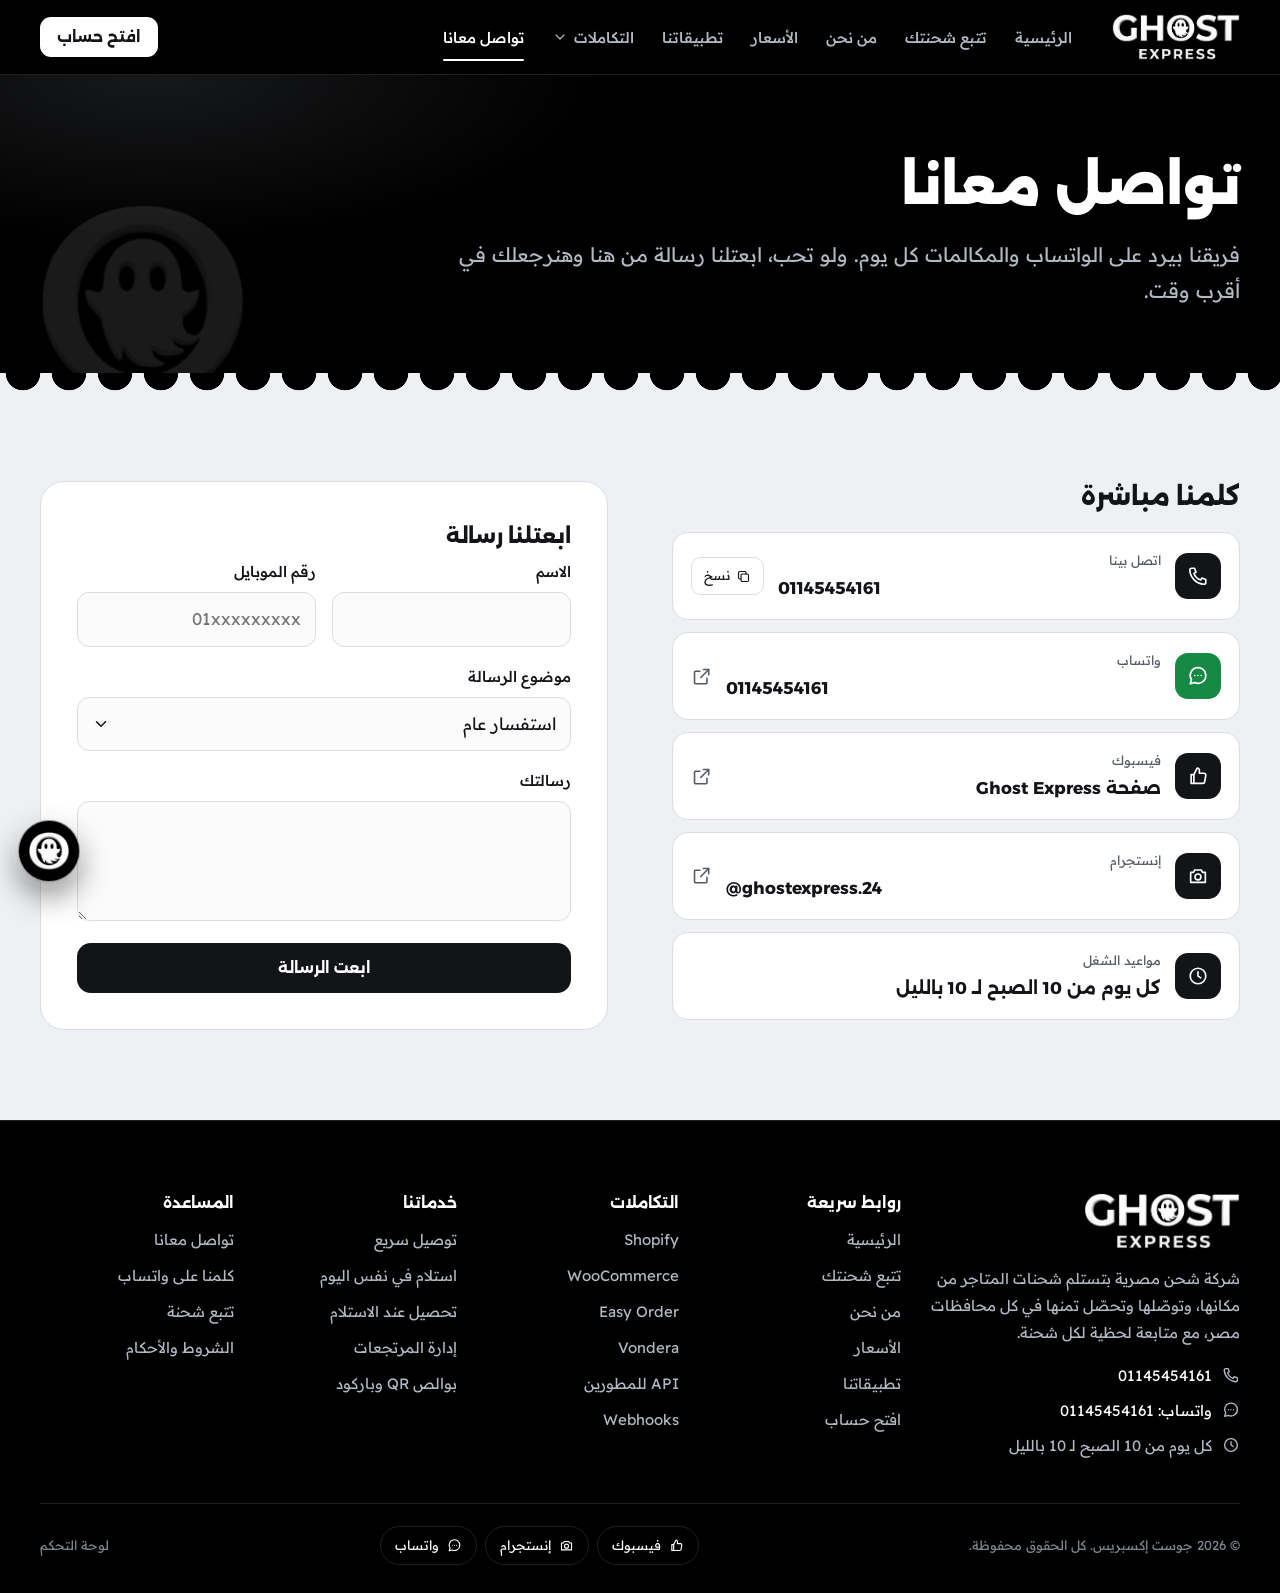
<file: contact.html>
<!doctype html>
<html lang="ar" dir="rtl">
<head>
<meta charset="utf-8">
<meta name="viewport" content="width=device-width, initial-scale=1, viewport-fit=cover">
<title>تواصل معانا | جوست إكسبريس</title>
<meta name="description" content="كلم جوست إكسبريس على التليفون أو الواتساب أو ابعتلنا رسالة، وفريقنا هيرجعلك.">
<meta name="theme-color" content="#000000">
<meta property="og:type" content="website">
<meta property="og:locale" content="ar_EG">
<meta property="og:site_name" content="Ghost Express">
<meta property="og:title" content="تواصل معانا | جوست إكسبريس">
<meta property="og:description" content="كلم جوست إكسبريس على التليفون أو الواتساب أو ابعتلنا رسالة، وفريقنا هيرجعلك.">
<meta property="og:image" content="assets/img/og-image.jpg">
<link rel="icon" type="image/png" sizes="32x32" href="assets/img/favicon-32.png">
<link rel="apple-touch-icon" href="assets/img/apple-touch-icon.png">
<link rel="preconnect" href="https://fonts.googleapis.com">
<link rel="preconnect" href="https://fonts.gstatic.com" crossorigin>
<link rel="stylesheet" href="https://fonts.googleapis.com/css2?family=Alexandria:wght@500;700;800;900&family=Readex+Pro:wght@300;400;500;600&display=swap">
<link rel="stylesheet" href="assets/css/site.css">
</head>
<body>
<svg xmlns="http://www.w3.org/2000/svg" style="position:absolute;width:0;height:0;overflow:hidden" aria-hidden="true" focusable="false">
  <defs>
    <symbol id="i-truck" viewBox="0 0 24 24" fill="none" stroke="currentColor" stroke-width="1.8" stroke-linecap="round" stroke-linejoin="round"><path d="M2.5 6.5h11v9.5h-11z"/><path d="M13.5 9.5h4l3 3.4V16h-7z"/><circle cx="6.5" cy="17.6" r="1.9"/><circle cx="16.8" cy="17.6" r="1.9"/></symbol>
    <symbol id="i-box" viewBox="0 0 24 24" fill="none" stroke="currentColor" stroke-width="1.8" stroke-linecap="round" stroke-linejoin="round"><path d="M3.5 7.5 12 3l8.5 4.5v9L12 21l-8.5-4.5z"/><path d="M3.5 7.5 12 12l8.5-4.5M12 12v9M7.8 5.2l8.4 4.6"/></symbol>
    <symbol id="i-store" viewBox="0 0 24 24" fill="none" stroke="currentColor" stroke-width="1.8" stroke-linecap="round" stroke-linejoin="round"><path d="M4.5 10.5V20h15v-9.5"/><path d="M3 10.5 5 4h14l2 6.5z"/><path d="M9.5 20v-5h5v5"/></symbol>
    <symbol id="i-cash" viewBox="0 0 24 24" fill="none" stroke="currentColor" stroke-width="1.8" stroke-linecap="round" stroke-linejoin="round"><rect x="2.5" y="6" width="19" height="12" rx="2"/><circle cx="12" cy="12" r="2.6"/><path d="M6 9.5v5M18 9.5v5"/></symbol>
    <symbol id="i-return" viewBox="0 0 24 24" fill="none" stroke="currentColor" stroke-width="1.8" stroke-linecap="round" stroke-linejoin="round"><path d="M15 14l5-5-5-5"/><path d="M20 9H9.5a5.5 5.5 0 0 0 0 11H13"/></symbol>
    <symbol id="i-pin" viewBox="0 0 24 24" fill="none" stroke="currentColor" stroke-width="1.8" stroke-linecap="round" stroke-linejoin="round"><path d="M12 21s7-6.2 7-11.5A7 7 0 0 0 5 9.5C5 14.8 12 21 12 21z"/><circle cx="12" cy="9.5" r="2.5"/></symbol>
    <symbol id="i-bolt" viewBox="0 0 24 24" fill="none" stroke="currentColor" stroke-width="1.8" stroke-linecap="round" stroke-linejoin="round"><path d="M13 2.5 4.5 13.5H12L11 21.5l8.5-11H12z"/></symbol>
    <symbol id="i-live" viewBox="0 0 24 24" fill="none" stroke="currentColor" stroke-width="1.8" stroke-linecap="round" stroke-linejoin="round"><path d="M2.5 12h4l2.5-6 4 12 2.5-6h6"/></symbol>
    <symbol id="i-qr" viewBox="0 0 24 24" fill="none" stroke="currentColor" stroke-width="1.8" stroke-linecap="round" stroke-linejoin="round"><rect x="3.5" y="3.5" width="6.5" height="6.5" rx="1"/><rect x="14" y="3.5" width="6.5" height="6.5" rx="1"/><rect x="3.5" y="14" width="6.5" height="6.5" rx="1"/><path d="M14 14h2.5v2.5H14zM18 18h2.5v2.5H18zM14 19v1.5M19 14h1.5"/></symbol>
    <symbol id="i-phone" viewBox="0 0 24 24" fill="none" stroke="currentColor" stroke-width="1.8" stroke-linecap="round" stroke-linejoin="round"><path d="M5 3.5h3.2l1.6 4.2-2.2 1.4a11 11 0 0 0 7.3 7.3l1.4-2.2 4.2 1.6V19a2 2 0 0 1-2 2A16.5 16.5 0 0 1 3 5.5a2 2 0 0 1 2-2z"/></symbol>
    <symbol id="i-chat" viewBox="0 0 24 24" fill="none" stroke="currentColor" stroke-width="1.8" stroke-linecap="round" stroke-linejoin="round"><path d="M20.5 11.5a8.5 8.5 0 0 1-12.3 7.6L3.5 20.5l1.4-4.5A8.5 8.5 0 1 1 20.5 11.5z"/><path d="M8.5 11.5h.01M12 11.5h.01M15.5 11.5h.01"/></symbol>
    <symbol id="i-mail" viewBox="0 0 24 24" fill="none" stroke="currentColor" stroke-width="1.8" stroke-linecap="round" stroke-linejoin="round"><rect x="3" y="5" width="18" height="14" rx="2"/><path d="m3.5 6.5 8.5 6.5 8.5-6.5"/></symbol>
    <symbol id="i-clock" viewBox="0 0 24 24" fill="none" stroke="currentColor" stroke-width="1.8" stroke-linecap="round" stroke-linejoin="round"><circle cx="12" cy="12" r="8.5"/><path d="M12 7.5V12l3 2"/></symbol>
    <symbol id="i-check" viewBox="0 0 24 24" fill="none" stroke="currentColor" stroke-width="2.2" stroke-linecap="round" stroke-linejoin="round"><path d="m5 12.5 4.5 4.5L19 7.5"/></symbol>
    <symbol id="i-arrow" viewBox="0 0 24 24" fill="none" stroke="currentColor" stroke-width="1.8" stroke-linecap="round" stroke-linejoin="round"><path d="M19 12H5M11 6l-6 6 6 6"/></symbol>
    <symbol id="i-chevron" viewBox="0 0 24 24" fill="none" stroke="currentColor" stroke-width="1.8" stroke-linecap="round" stroke-linejoin="round"><path d="m6 9 6 6 6-6"/></symbol>
    <symbol id="i-menu" viewBox="0 0 24 24" fill="none" stroke="currentColor" stroke-width="1.8" stroke-linecap="round" stroke-linejoin="round"><path d="M4 7h16M4 12h16M4 17h16"/></symbol>
    <symbol id="i-close" viewBox="0 0 24 24" fill="none" stroke="currentColor" stroke-width="1.8" stroke-linecap="round" stroke-linejoin="round"><path d="M6 6l12 12M18 6 6 18"/></symbol>
    <symbol id="i-copy" viewBox="0 0 24 24" fill="none" stroke="currentColor" stroke-width="1.8" stroke-linecap="round" stroke-linejoin="round"><rect x="8" y="8" width="12" height="12" rx="2"/><path d="M16 8V6a2 2 0 0 0-2-2H6a2 2 0 0 0-2 2v8a2 2 0 0 0 2 2h2"/></symbol>
    <symbol id="i-plug" viewBox="0 0 24 24" fill="none" stroke="currentColor" stroke-width="1.8" stroke-linecap="round" stroke-linejoin="round"><path d="M9 3v5M15 3v5"/><path d="M6 8h12v3a6 6 0 0 1-12 0z"/><path d="M12 17v4"/></symbol>
    <symbol id="i-code" viewBox="0 0 24 24" fill="none" stroke="currentColor" stroke-width="1.8" stroke-linecap="round" stroke-linejoin="round"><path d="m8 8-4 4 4 4M16 8l4 4-4 4M13.5 5l-3 14"/></symbol>
    <symbol id="i-sync" viewBox="0 0 24 24" fill="none" stroke="currentColor" stroke-width="1.8" stroke-linecap="round" stroke-linejoin="round"><path d="M20 7h-9a5 5 0 0 0-5 5"/><path d="m17 4 3 3-3 3"/><path d="M4 17h9a5 5 0 0 0 5-5"/><path d="m7 20-3-3 3-3"/></symbol>
    <symbol id="i-chart" viewBox="0 0 24 24" fill="none" stroke="currentColor" stroke-width="1.8" stroke-linecap="round" stroke-linejoin="round"><path d="M4 4v16h16"/><path d="M8.5 16v-5M12.5 16V8M16.5 16v-3"/></symbol>
    <symbol id="i-shield" viewBox="0 0 24 24" fill="none" stroke="currentColor" stroke-width="1.8" stroke-linecap="round" stroke-linejoin="round"><path d="M12 3 5 6v5.5c0 4.5 3 8 7 9.5 4-1.5 7-5 7-9.5V6z"/><path d="m9 12 2.2 2.2L15.5 10"/></symbol>
    <symbol id="i-users" viewBox="0 0 24 24" fill="none" stroke="currentColor" stroke-width="1.8" stroke-linecap="round" stroke-linejoin="round"><circle cx="9" cy="8.5" r="3.2"/><path d="M3 19.5c.6-3.2 3-5 6-5s5.4 1.8 6 5"/><path d="M15.5 5.6a3.2 3.2 0 0 1 0 6M17.5 14.7c1.8.6 3 2.2 3.4 4.8"/></symbol>
    <symbol id="i-shirt" viewBox="0 0 24 24" fill="none" stroke="currentColor" stroke-width="1.8" stroke-linecap="round" stroke-linejoin="round"><path d="M8.5 3.5 4 5.5 2.5 10l3.5 1.2V20.5h12V11.2l3.5-1.2L20 5.5l-4.5-2a3.5 3.5 0 0 1-7 0z"/></symbol>
    <symbol id="i-pill" viewBox="0 0 24 24" fill="none" stroke="currentColor" stroke-width="1.8" stroke-linecap="round" stroke-linejoin="round"><path d="M10.2 20.2a5 5 0 0 1-7.1-7.1l9.6-9.6a5 5 0 0 1 7.1 7.1z"/><path d="m8 8 8 8"/></symbol>
    <symbol id="i-building" viewBox="0 0 24 24" fill="none" stroke="currentColor" stroke-width="1.8" stroke-linecap="round" stroke-linejoin="round"><path d="M4.5 21V5.5L13 3v18"/><path d="M13 9h6.5v12"/><path d="M7.5 8h2.5M7.5 11.5h2.5M7.5 15h2.5M16 12.5h1M16 16h1"/><path d="M3 21h18"/></symbol>
    <symbol id="i-app" viewBox="0 0 24 24" fill="none" stroke="currentColor" stroke-width="1.8" stroke-linecap="round" stroke-linejoin="round"><rect x="6.5" y="2.5" width="11" height="19" rx="2.5"/><path d="M10.5 18.5h3"/></symbol>
    <symbol id="i-monitor" viewBox="0 0 24 24" fill="none" stroke="currentColor" stroke-width="1.8" stroke-linecap="round" stroke-linejoin="round"><rect x="2.5" y="4" width="19" height="13" rx="2"/><path d="M8 21h8M12 17v4"/></symbol>
    <symbol id="i-route" viewBox="0 0 24 24" fill="none" stroke="currentColor" stroke-width="1.8" stroke-linecap="round" stroke-linejoin="round"><circle cx="6" cy="18" r="2.5"/><circle cx="18" cy="6" r="2.5"/><path d="M8.5 18H15a3 3 0 0 0 0-6H9a3 3 0 0 1 0-6h6.5"/></symbol>
    <symbol id="i-search" viewBox="0 0 24 24" fill="none" stroke="currentColor" stroke-width="1.8" stroke-linecap="round" stroke-linejoin="round"><circle cx="11" cy="11" r="6.5"/><path d="m16 16 4.5 4.5"/></symbol>
    <symbol id="i-external" viewBox="0 0 24 24" fill="none" stroke="currentColor" stroke-width="1.8" stroke-linecap="round" stroke-linejoin="round"><path d="M14 4h6v6"/><path d="M20 4 11 13"/><path d="M18 14v5a1 1 0 0 1-1 1H5a1 1 0 0 1-1-1V7a1 1 0 0 1 1-1h5"/></symbol>
    <symbol id="i-tag" viewBox="0 0 24 24" fill="none" stroke="currentColor" stroke-width="1.8" stroke-linecap="round" stroke-linejoin="round"><path d="M3.5 12.2V4.5a1 1 0 0 1 1-1h7.7L21 12.3a1.5 1.5 0 0 1 0 2.1l-6.6 6.6a1.5 1.5 0 0 1-2.1 0z"/><circle cx="8" cy="8" r="1.5"/></symbol>
    <symbol id="i-inbox" viewBox="0 0 24 24" fill="none" stroke="currentColor" stroke-width="1.8" stroke-linecap="round" stroke-linejoin="round"><path d="M3.5 13.5 6 5h12l2.5 8.5V19a1 1 0 0 1-1 1h-15a1 1 0 0 1-1-1z"/><path d="M3.5 13.5H8l1.5 2.5h5l1.5-2.5h4.5"/></symbol>
    <symbol id="i-sliders" viewBox="0 0 24 24" fill="none" stroke="currentColor" stroke-width="1.8" stroke-linecap="round" stroke-linejoin="round"><path d="M4 7h10M18 7h2M4 17h4M12 17h8"/><circle cx="16" cy="7" r="2"/><circle cx="10" cy="17" r="2"/></symbol>
    <symbol id="i-lock" viewBox="0 0 24 24" fill="none" stroke="currentColor" stroke-width="1.8" stroke-linecap="round" stroke-linejoin="round"><rect x="4.5" y="10.5" width="15" height="10" rx="2"/><path d="M8 10.5V7.5a4 4 0 0 1 8 0v3"/></symbol>
    <symbol id="i-logout" viewBox="0 0 24 24" fill="none" stroke="currentColor" stroke-width="1.8" stroke-linecap="round" stroke-linejoin="round"><path d="M14 4h4a2 2 0 0 1 2 2v12a2 2 0 0 1-2 2h-4"/><path d="M9 16l-4-4 4-4M5 12h10"/></symbol>
    <symbol id="i-trash" viewBox="0 0 24 24" fill="none" stroke="currentColor" stroke-width="1.8" stroke-linecap="round" stroke-linejoin="round"><path d="M4 7h16M10 11v6M14 11v6"/><path d="M6 7l1 13h10l1-13"/><path d="M9 7V4h6v3"/></symbol>
    <symbol id="i-download" viewBox="0 0 24 24" fill="none" stroke="currentColor" stroke-width="1.8" stroke-linecap="round" stroke-linejoin="round"><path d="M12 4v11M7 10l5 5 5-5"/><path d="M5 20h14"/></symbol>
    <symbol id="i-home" viewBox="0 0 24 24" fill="none" stroke="currentColor" stroke-width="1.8" stroke-linecap="round" stroke-linejoin="round"><path d="M4 11 12 4l8 7"/><path d="M6 9.5V20h12V9.5"/></symbol>
    <symbol id="i-wallet" viewBox="0 0 24 24" fill="none" stroke="currentColor" stroke-width="1.8" stroke-linecap="round" stroke-linejoin="round"><path d="M19 8V6a1.5 1.5 0 0 0-1.5-1.5H6A2.5 2.5 0 0 0 3.5 7v10A2.5 2.5 0 0 0 6 19.5h13a1.5 1.5 0 0 0 1.5-1.5V9.5A1.5 1.5 0 0 0 19 8H6a2.5 2.5 0 0 1-2.5-1"/><circle cx="16.5" cy="13.8" r="1.2"/></symbol>
    <symbol id="i-user" viewBox="0 0 24 24" fill="none" stroke="currentColor" stroke-width="1.8" stroke-linecap="round" stroke-linejoin="round"><circle cx="12" cy="8" r="3.8"/><path d="M4.5 20.5c.8-4 3.8-6.2 7.5-6.2s6.7 2.2 7.5 6.2"/></symbol>
    <symbol id="i-hub" viewBox="0 0 24 24" fill="none" stroke="currentColor" stroke-width="1.8" stroke-linecap="round" stroke-linejoin="round"><path d="M3 20V9l9-5 9 5v11"/><path d="M7 20v-7h10v7M7 16.5h10"/></symbol>
    <symbol id="i-refresh" viewBox="0 0 24 24" fill="none" stroke="currentColor" stroke-width="1.8" stroke-linecap="round" stroke-linejoin="round"><path d="M20 11a8 8 0 0 0-14.5-4.5L4 8"/><path d="M4 4v4h4"/><path d="M4 13a8 8 0 0 0 14.5 4.5L20 16"/><path d="M20 20v-4h-4"/></symbol>
    <symbol id="i-info" viewBox="0 0 24 24" fill="none" stroke="currentColor" stroke-width="1.8" stroke-linecap="round" stroke-linejoin="round"><circle cx="12" cy="12" r="8.5"/><path d="M12 11v5M12 8h.01"/></symbol>
    <symbol id="i-link" viewBox="0 0 24 24" fill="none" stroke="currentColor" stroke-width="1.8" stroke-linecap="round" stroke-linejoin="round"><path d="M10 14a4.5 4.5 0 0 0 6.4 0l3-3a4.5 4.5 0 0 0-6.4-6.4l-1 1"/><path d="M14 10a4.5 4.5 0 0 0-6.4 0l-3 3a4.5 4.5 0 0 0 6.4 6.4l1-1"/></symbol>
    <symbol id="i-camera" viewBox="0 0 24 24" fill="none" stroke="currentColor" stroke-width="1.8" stroke-linecap="round" stroke-linejoin="round"><path d="M4 8h3l1.5-2.5h7L17 8h3v11H4z"/><circle cx="12" cy="13" r="3.2"/></symbol>
    <symbol id="i-thumb" viewBox="0 0 24 24" fill="none" stroke="currentColor" stroke-width="1.8" stroke-linecap="round" stroke-linejoin="round"><path d="M7.5 10.5V20H4.5v-9.5z"/><path d="M7.5 10.5 11 3.5a2 2 0 0 1 2.5 2V9h5a2 2 0 0 1 2 2.3l-1.2 6.8a2 2 0 0 1-2 1.9H7.5"/></symbol>
    <symbol id="i-play" viewBox="0 0 24 24" fill="none" stroke="currentColor" stroke-width="1.8" stroke-linecap="round" stroke-linejoin="round"><path d="M6 4.5v15l13-7.5z"/></symbol>
  </defs>
</svg>
<a class="sr-only" href="#main">تخطي للمحتوى</a>
<header class="site-header">
  <div class="wrap">
    <a class="brand" href="index.html" aria-label="جوست إكسبريس، الصفحة الرئيسية"><img src="assets/img/logo-white.png" alt="Ghost Express" width="654" height="235"></a>
    <nav class="nav" aria-label="القائمة الرئيسية">
      <a href="index.html" data-nav="home">الرئيسية</a>
      <a href="track.html" data-nav="track">تتبع شحنتك</a>
      <a href="about.html" data-nav="about">من نحن</a>
      <a href="prices.html" data-nav="prices">الأسعار</a>
      <a href="apps.html" data-nav="apps">تطبيقاتنا</a>
      <div class="nav-drop" data-drop>
        <button type="button" aria-expanded="false" aria-controls="drop-integ">التكاملات <svg class="ic" aria-hidden="true"><use href="#i-chevron"/></svg></button>
        <div class="drop" id="drop-integ" hidden>
          <a href="integrations.html#shopify"><svg class="ic" aria-hidden="true"><use href="#i-store"/></svg>ربط Shopify</a>
          <a href="integrations.html#woocommerce"><svg class="ic" aria-hidden="true"><use href="#i-store"/></svg>ربط WooCommerce (ووردبريس)</a>
          <a href="integrations.html#easyorder"><svg class="ic" aria-hidden="true"><use href="#i-store"/></svg>ربط Easy Order</a>
          <a href="integrations.html#vondera"><svg class="ic" aria-hidden="true"><use href="#i-store"/></svg>ربط Vondera</a>
          <a href="integrations.html#api"><svg class="ic" aria-hidden="true"><use href="#i-code"/></svg>API للمطورين</a>
          <a href="integrations.html#webhooks"><svg class="ic" aria-hidden="true"><use href="#i-sync"/></svg>Webhooks</a>
          <hr>
          <a href="terms.html" data-nav="terms"><svg class="ic" aria-hidden="true"><use href="#i-shield"/></svg>الشروط والأحكام</a>
        </div>
      </div>
      <a href="contact.html" data-nav="contact">تواصل معانا</a>
    </nav>
    <div class="head-actions">
      <a class="btn btn--line btn--sm" data-gx-link="systemUrl" data-gx-optional target="_blank" rel="noopener" hidden>دخول التجار</a>
      <a class="btn btn--sm" href="register.html">افتح حساب</a>
      <button class="menu-btn" type="button" aria-expanded="false" aria-controls="mnav" aria-label="القائمة"><svg class="ic" aria-hidden="true"><use href="#i-menu"/></svg></button>
    </div>
  </div>
  <div class="mobile-nav" id="mnav" hidden>
    <nav class="wrap" aria-label="القائمة">
      <a href="index.html" data-nav="home"><svg class="ic" aria-hidden="true"><use href="#i-home"/></svg>الرئيسية</a>
      <a href="track.html" data-nav="track"><svg class="ic" aria-hidden="true"><use href="#i-search"/></svg>تتبع شحنتك</a>
      <a href="about.html" data-nav="about"><svg class="ic" aria-hidden="true"><use href="#i-users"/></svg>من نحن</a>
      <a href="prices.html" data-nav="prices"><svg class="ic" aria-hidden="true"><use href="#i-tag"/></svg>الأسعار</a>
      <a href="apps.html" data-nav="apps"><svg class="ic" aria-hidden="true"><use href="#i-app"/></svg>تطبيقاتنا</a>
      <a href="integrations.html" data-nav="integrations"><svg class="ic" aria-hidden="true"><use href="#i-plug"/></svg>التكاملات</a>
      <a href="contact.html" data-nav="contact"><svg class="ic" aria-hidden="true"><use href="#i-mail"/></svg>تواصل معانا</a>
      <a href="terms.html" data-nav="terms"><svg class="ic" aria-hidden="true"><use href="#i-shield"/></svg>الشروط والأحكام</a>
      <div class="btn-row">
        <a class="btn" href="register.html">افتح حساب تاجر</a>
        <a class="btn btn--line" data-gx-link="systemUrl" data-gx-optional target="_blank" rel="noopener" hidden>دخول التجار</a>
      </div>
    </nav>
  </div>
</header>
<main data-title="تواصل معانا | جوست إكسبريس" id="main" data-page="contact">
  <section class="opener" aria-labelledby="h-ct">
    <div class="wrap">
      <h1 id="h-ct">تواصل معانا</h1>
      <p>فريقنا بيرد على الواتساب والمكالمات كل يوم. ولو تحب، ابعتلنا رسالة من هنا وهنرجعلك في أقرب وقت.</p>
    </div>
    <img class="opener-mark" src="assets/img/mark-white.png" alt="" aria-hidden="true" width="191" height="185">
  </section>
  <div class="hem" aria-hidden="true"></div>

  <section class="band band--paper">
    <div class="wrap split">
      <div style="display:grid;gap:20px">
        <h2 style="font-size:var(--t-xl)">كلمنا مباشرة</h2>
        <div class="channels">
          <div class="channel">
            <span class="tile-ic"><svg class="ic" aria-hidden="true"><use href="#i-phone"/></svg></span>
            <a data-gx-link="tel" style="text-decoration:none;color:inherit"><small>اتصل بينا</small><b class="ltr" data-gx-text="phone">01145454161</b></a>
            <button class="copy-btn" type="button" data-copy-setting="phone"><svg class="ic" aria-hidden="true"><use href="#i-copy"/></svg>نسخ</button>
          </div>
          <a class="channel" data-gx-link="whatsapp" target="_blank" rel="noopener">
            <span class="tile-ic" style="background:var(--wa)"><svg class="ic" aria-hidden="true"><use href="#i-chat"/></svg></span>
            <span><small>واتساب</small><b class="ltr" data-gx-text="whatsapp">01145454161</b></span>
            <svg class="ic go" aria-hidden="true"><use href="#i-external"/></svg>
          </a>
          <a class="channel" data-gx-link="facebook" data-gx-optional target="_blank" rel="noopener">
            <span class="tile-ic"><svg class="ic" aria-hidden="true"><use href="#i-thumb"/></svg></span>
            <span><small>فيسبوك</small><b>صفحة Ghost Express</b></span>
            <svg class="ic go" aria-hidden="true"><use href="#i-external"/></svg>
          </a>
          <a class="channel" data-gx-link="instagram" data-gx-optional target="_blank" rel="noopener">
            <span class="tile-ic"><svg class="ic" aria-hidden="true"><use href="#i-camera"/></svg></span>
            <span><small>إنستجرام</small><b class="ltr">@ghostexpress.24</b></span>
            <svg class="ic go" aria-hidden="true"><use href="#i-external"/></svg>
          </a>
          <a class="channel" data-gx-link="email" data-gx-optional hidden>
            <span class="tile-ic"><svg class="ic" aria-hidden="true"><use href="#i-mail"/></svg></span>
            <span><small>الإيميل</small><b data-gx-text="email"></b></span>
            <svg class="ic go" aria-hidden="true"><use href="#i-external"/></svg>
          </a>
          <div class="channel" data-gx-row="address" hidden>
            <span class="tile-ic"><svg class="ic" aria-hidden="true"><use href="#i-pin"/></svg></span>
            <span><small>العنوان</small><b data-gx-text="address"></b></span>
            <a class="copy-btn" data-gx-link="mapsUrl" data-gx-optional target="_blank" rel="noopener" hidden><svg class="ic" aria-hidden="true"><use href="#i-pin"/></svg>الخريطة</a>
          </div>
          <div class="channel" data-gx-row="hours">
            <span class="tile-ic"><svg class="ic" aria-hidden="true"><use href="#i-clock"/></svg></span>
            <span><small>مواعيد الشغل</small><b data-gx-text="hours"></b></span>
            <span></span>
          </div>
        </div>
      </div>

      <div class="form-card">
        <form class="form" id="ct-form" novalidate>
          <fieldset>
            <legend>ابعتلنا رسالة</legend>
            <div class="fgrid">
              <div class="field">
                <label for="ct-name">الاسم</label>
                <input class="input" id="ct-name" name="name" autocomplete="name" required>
                <p class="f-err" id="ct-name-err"></p>
              </div>
              <div class="field">
                <label for="ct-phone">رقم الموبايل</label>
                <input class="input ltr-in" id="ct-phone" name="phone" type="tel" inputmode="tel" autocomplete="tel" placeholder="01xxxxxxxxx" required>
                <p class="f-err" id="ct-phone-err"></p>
              </div>
              <div class="field full">
                <label for="ct-type">موضوع الرسالة</label>
                <select class="select" id="ct-type" name="type" data-gx-msg-types></select>
              </div>
              <div class="field full">
                <label for="ct-message">رسالتك</label>
                <textarea class="textarea" id="ct-message" name="message" required></textarea>
                <p class="f-err" id="ct-message-err"></p>
              </div>
            </div>
          </fieldset>
          <div class="hp" aria-hidden="true"><label>سيب الخانة دي فاضية <input name="website" tabindex="-1" autocomplete="off"></label></div>
          <p class="form-status" id="ct-status" role="alert"></p>
          <button class="btn btn--dark btn--block" type="submit">ابعت الرسالة</button>
        </form>
        <div class="form-done" id="ct-done" tabindex="-1" hidden>
          <span class="ok-mark"><svg class="ic" aria-hidden="true"><use href="#i-check"/></svg></span>
          <h2>وصلتنا رسالتك يا <span id="ct-done-name"></span></h2>
          <p>فريق خدمة العملاء هيكلمك على رقمك في أقرب وقت.</p>
          <p id="ct-done-note"></p>
          <div class="btn-row">
            <a class="btn btn--wa" id="ct-done-wa" target="_blank" rel="noopener"><svg class="ic" aria-hidden="true"><use href="#i-chat"/></svg>ابعتها على واتساب كمان</a>
            <button class="btn btn--line-dark" id="ct-again" type="button">رسالة جديدة</button>
          </div>
        </div>
      </div>
    </div>
  </section>
</main>
<footer class="site-footer">
  <div class="wrap">
    <div class="foot-grid">
      <div class="foot-brand">
        <img src="assets/img/logo-white.png" alt="Ghost Express" width="654" height="235">
        <p>شركة شحن مصرية بتستلم شحنات المتاجر من مكانها، وتوصّلها وتحصّل تمنها في كل محافظات مصر، مع متابعة لحظية لكل شحنة.</p>
        <ul class="foot-contact">
          <li><svg class="ic" aria-hidden="true"><use href="#i-phone"/></svg><a data-gx-link="tel"><span class="ltr" data-gx-text="phone">01145454161</span></a></li>
          <li><svg class="ic" aria-hidden="true"><use href="#i-chat"/></svg><a data-gx-link="whatsapp" target="_blank" rel="noopener">واتساب: <span class="ltr" data-gx-text="whatsapp">01145454161</span></a></li>
          <li data-gx-row="email" hidden><svg class="ic" aria-hidden="true"><use href="#i-mail"/></svg><a data-gx-link="email" data-gx-text="email"></a></li>
          <li data-gx-row="address" hidden><svg class="ic" aria-hidden="true"><use href="#i-pin"/></svg><span data-gx-text="address"></span></li>
          <li data-gx-row="hours"><svg class="ic" aria-hidden="true"><use href="#i-clock"/></svg><span data-gx-text="hours"></span></li>
        </ul>
      </div>
      <div class="foot-col">
        <h3>روابط سريعة</h3>
        <ul>
          <li><a href="index.html">الرئيسية</a></li>
          <li><a href="track.html">تتبع شحنتك</a></li>
          <li><a href="about.html">من نحن</a></li>
          <li><a href="prices.html">الأسعار</a></li>
          <li><a href="apps.html">تطبيقاتنا</a></li>
          <li><a href="register.html">افتح حساب</a></li>
        </ul>
      </div>
      <div class="foot-col">
        <h3>التكاملات</h3>
        <ul>
          <li><a href="integrations.html#shopify">Shopify</a></li>
          <li><a href="integrations.html#woocommerce">WooCommerce</a></li>
          <li><a href="integrations.html#easyorder">Easy Order</a></li>
          <li><a href="integrations.html#vondera">Vondera</a></li>
          <li><a href="integrations.html#api">API للمطورين</a></li>
          <li><a href="integrations.html#webhooks">Webhooks</a></li>
        </ul>
      </div>
      <div class="foot-col">
        <h3>خدماتنا</h3>
        <ul>
          <li>توصيل سريع</li>
          <li>استلام في نفس اليوم</li>
          <li>تحصيل عند الاستلام</li>
          <li>إدارة المرتجعات</li>
          <li>بوالص QR وباركود</li>
        </ul>
      </div>
      <div class="foot-col">
        <h3>المساعدة</h3>
        <ul>
          <li><a href="contact.html">تواصل معانا</a></li>
          <li><a data-gx-link="whatsapp" target="_blank" rel="noopener">كلمنا على واتساب</a></li>
          <li><a href="track.html">تتبع شحنة</a></li>
          <li><a href="terms.html">الشروط والأحكام</a></li>
          <li data-gx-row="systemUrl" hidden><a data-gx-link="systemUrl" target="_blank" rel="noopener">دخول التجار</a></li>
        </ul>
      </div>
    </div>
    <div class="foot-bottom">
      <span>© <span data-year>2026</span> جوست إكسبريس. كل الحقوق محفوظة.</span>
      <div class="social">
        <a data-gx-link="facebook" data-gx-optional target="_blank" rel="noopener"><svg class="ic" aria-hidden="true"><use href="#i-thumb"/></svg>فيسبوك</a>
        <a data-gx-link="instagram" data-gx-optional target="_blank" rel="noopener"><svg class="ic" aria-hidden="true"><use href="#i-camera"/></svg>إنستجرام</a>
        <a data-gx-link="tiktok" data-gx-optional target="_blank" rel="noopener" hidden><svg class="ic" aria-hidden="true"><use href="#i-play"/></svg>تيك توك</a>
        <a data-gx-link="whatsapp" target="_blank" rel="noopener"><svg class="ic" aria-hidden="true"><use href="#i-chat"/></svg>واتساب</a>
      </div>
      <a class="foot-admin" href="admin.html">لوحة التحكم</a>
    </div>
  </div>
</footer>
<div class="helper" data-helper>
  <div class="helper-panel" id="helper-panel" role="dialog" aria-label="مساعدة سريعة" hidden>
    <div class="helper-head">
      <img src="assets/img/mark-white.png" alt="" width="191" height="185">
      <div><b>أهلاً، أنا جوستي</b><span>تحب أساعدك في إيه؟</span></div>
    </div>
    <div class="helper-list">
      <a href="track.html"><svg class="ic" aria-hidden="true"><use href="#i-search"/></svg>تتبع شحنتك</a>
      <a href="prices.html"><svg class="ic" aria-hidden="true"><use href="#i-tag"/></svg>اعرف سعر الشحن لمحافظتك</a>
      <a href="register.html"><svg class="ic" aria-hidden="true"><use href="#i-store"/></svg>افتح حساب تاجر</a>
      <a href="contact.html"><svg class="ic" aria-hidden="true"><use href="#i-mail"/></svg>ابعتلنا رسالة</a>
      <a class="wa" data-gx-link="whatsapp" target="_blank" rel="noopener"><svg class="ic" aria-hidden="true"><use href="#i-chat"/></svg>كلمنا على واتساب</a>
    </div>
    <div class="helper-call">
      <span>أو اتصل بينا: <b class="ltr" data-gx-text="phone">01145454161</b></span>
      <button class="copy-btn" type="button" data-copy-setting="phone"><svg class="ic" aria-hidden="true"><use href="#i-copy"/></svg>نسخ</button>
    </div>
  </div>
  <button class="helper-btn" type="button" aria-expanded="false" aria-controls="helper-panel" aria-label="مساعدة سريعة"><img src="assets/img/mark-white.png" alt="" width="191" height="185"><svg class="ic" aria-hidden="true" hidden><use href="#i-close"/></svg></button>
</div>
<script src="assets/js/data.js"></script>
<script src="assets/js/store.js"></script>
<script src="assets/js/site.js"></script>
</body>
</html>
</file>
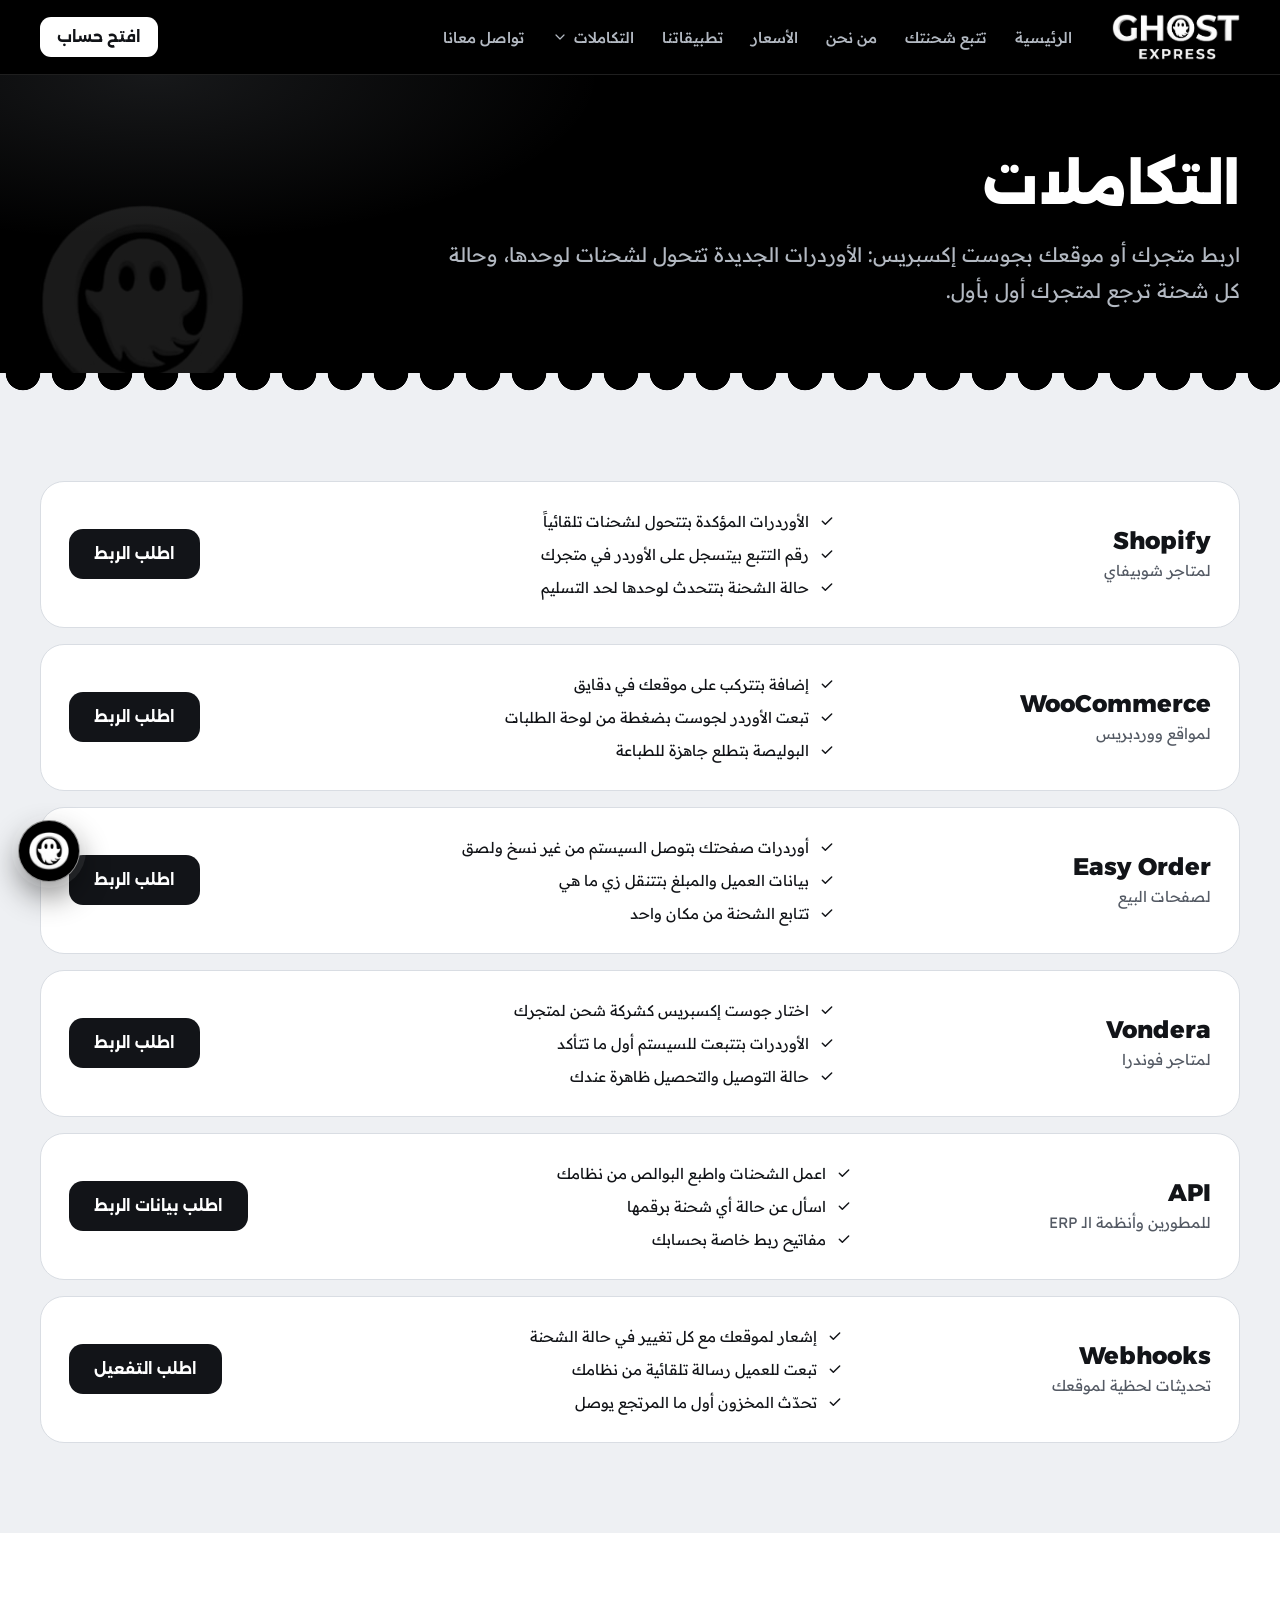
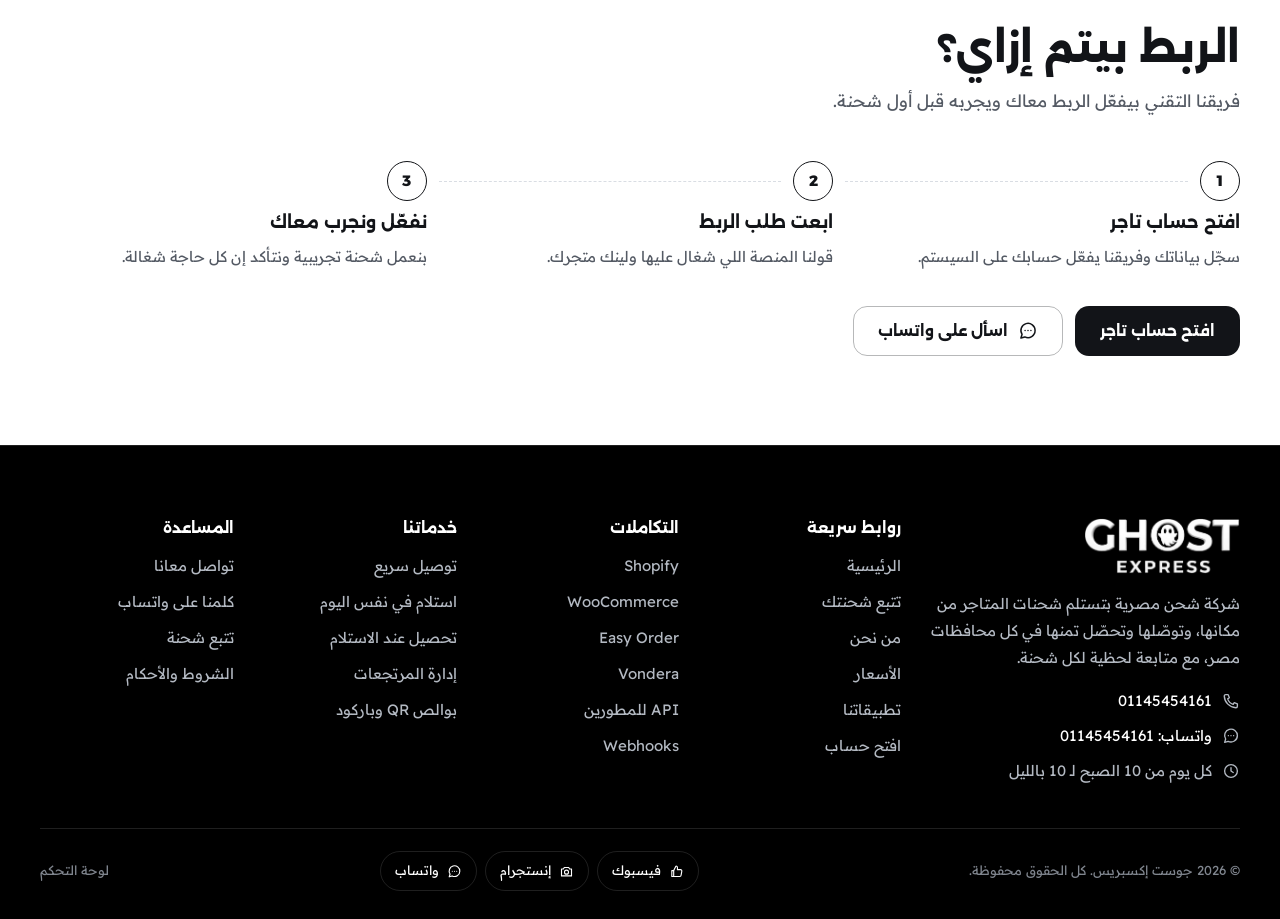
<file: integrations.html>
<!doctype html>
<html lang="ar" dir="rtl">
<head>
<meta charset="utf-8">
<meta name="viewport" content="width=device-width, initial-scale=1, viewport-fit=cover">
<title>التكاملات | جوست إكسبريس</title>
<meta name="description" content="اربط متجرك على Shopify أو WooCommerce أو Easy Order أو Vondera بجوست إكسبريس، أو استخدم الـ API والـ Webhooks.">
<meta name="theme-color" content="#000000">
<meta property="og:type" content="website">
<meta property="og:locale" content="ar_EG">
<meta property="og:site_name" content="Ghost Express">
<meta property="og:title" content="التكاملات | جوست إكسبريس">
<meta property="og:description" content="اربط متجرك على Shopify أو WooCommerce أو Easy Order أو Vondera بجوست إكسبريس، أو استخدم الـ API والـ Webhooks.">
<meta property="og:image" content="assets/img/og-image.jpg">
<link rel="icon" type="image/png" sizes="32x32" href="assets/img/favicon-32.png">
<link rel="apple-touch-icon" href="assets/img/apple-touch-icon.png">
<link rel="preconnect" href="https://fonts.googleapis.com">
<link rel="preconnect" href="https://fonts.gstatic.com" crossorigin>
<link rel="stylesheet" href="https://fonts.googleapis.com/css2?family=Alexandria:wght@500;700;800;900&family=Readex+Pro:wght@300;400;500;600&display=swap">
<link rel="stylesheet" href="assets/css/site.css">
</head>
<body>
<svg xmlns="http://www.w3.org/2000/svg" style="position:absolute;width:0;height:0;overflow:hidden" aria-hidden="true" focusable="false">
  <defs>
    <symbol id="i-truck" viewBox="0 0 24 24" fill="none" stroke="currentColor" stroke-width="1.8" stroke-linecap="round" stroke-linejoin="round"><path d="M2.5 6.5h11v9.5h-11z"/><path d="M13.5 9.5h4l3 3.4V16h-7z"/><circle cx="6.5" cy="17.6" r="1.9"/><circle cx="16.8" cy="17.6" r="1.9"/></symbol>
    <symbol id="i-box" viewBox="0 0 24 24" fill="none" stroke="currentColor" stroke-width="1.8" stroke-linecap="round" stroke-linejoin="round"><path d="M3.5 7.5 12 3l8.5 4.5v9L12 21l-8.5-4.5z"/><path d="M3.5 7.5 12 12l8.5-4.5M12 12v9M7.8 5.2l8.4 4.6"/></symbol>
    <symbol id="i-store" viewBox="0 0 24 24" fill="none" stroke="currentColor" stroke-width="1.8" stroke-linecap="round" stroke-linejoin="round"><path d="M4.5 10.5V20h15v-9.5"/><path d="M3 10.5 5 4h14l2 6.5z"/><path d="M9.5 20v-5h5v5"/></symbol>
    <symbol id="i-cash" viewBox="0 0 24 24" fill="none" stroke="currentColor" stroke-width="1.8" stroke-linecap="round" stroke-linejoin="round"><rect x="2.5" y="6" width="19" height="12" rx="2"/><circle cx="12" cy="12" r="2.6"/><path d="M6 9.5v5M18 9.5v5"/></symbol>
    <symbol id="i-return" viewBox="0 0 24 24" fill="none" stroke="currentColor" stroke-width="1.8" stroke-linecap="round" stroke-linejoin="round"><path d="M15 14l5-5-5-5"/><path d="M20 9H9.5a5.5 5.5 0 0 0 0 11H13"/></symbol>
    <symbol id="i-pin" viewBox="0 0 24 24" fill="none" stroke="currentColor" stroke-width="1.8" stroke-linecap="round" stroke-linejoin="round"><path d="M12 21s7-6.2 7-11.5A7 7 0 0 0 5 9.5C5 14.8 12 21 12 21z"/><circle cx="12" cy="9.5" r="2.5"/></symbol>
    <symbol id="i-bolt" viewBox="0 0 24 24" fill="none" stroke="currentColor" stroke-width="1.8" stroke-linecap="round" stroke-linejoin="round"><path d="M13 2.5 4.5 13.5H12L11 21.5l8.5-11H12z"/></symbol>
    <symbol id="i-live" viewBox="0 0 24 24" fill="none" stroke="currentColor" stroke-width="1.8" stroke-linecap="round" stroke-linejoin="round"><path d="M2.5 12h4l2.5-6 4 12 2.5-6h6"/></symbol>
    <symbol id="i-qr" viewBox="0 0 24 24" fill="none" stroke="currentColor" stroke-width="1.8" stroke-linecap="round" stroke-linejoin="round"><rect x="3.5" y="3.5" width="6.5" height="6.5" rx="1"/><rect x="14" y="3.5" width="6.5" height="6.5" rx="1"/><rect x="3.5" y="14" width="6.5" height="6.5" rx="1"/><path d="M14 14h2.5v2.5H14zM18 18h2.5v2.5H18zM14 19v1.5M19 14h1.5"/></symbol>
    <symbol id="i-phone" viewBox="0 0 24 24" fill="none" stroke="currentColor" stroke-width="1.8" stroke-linecap="round" stroke-linejoin="round"><path d="M5 3.5h3.2l1.6 4.2-2.2 1.4a11 11 0 0 0 7.3 7.3l1.4-2.2 4.2 1.6V19a2 2 0 0 1-2 2A16.5 16.5 0 0 1 3 5.5a2 2 0 0 1 2-2z"/></symbol>
    <symbol id="i-chat" viewBox="0 0 24 24" fill="none" stroke="currentColor" stroke-width="1.8" stroke-linecap="round" stroke-linejoin="round"><path d="M20.5 11.5a8.5 8.5 0 0 1-12.3 7.6L3.5 20.5l1.4-4.5A8.5 8.5 0 1 1 20.5 11.5z"/><path d="M8.5 11.5h.01M12 11.5h.01M15.5 11.5h.01"/></symbol>
    <symbol id="i-mail" viewBox="0 0 24 24" fill="none" stroke="currentColor" stroke-width="1.8" stroke-linecap="round" stroke-linejoin="round"><rect x="3" y="5" width="18" height="14" rx="2"/><path d="m3.5 6.5 8.5 6.5 8.5-6.5"/></symbol>
    <symbol id="i-clock" viewBox="0 0 24 24" fill="none" stroke="currentColor" stroke-width="1.8" stroke-linecap="round" stroke-linejoin="round"><circle cx="12" cy="12" r="8.5"/><path d="M12 7.5V12l3 2"/></symbol>
    <symbol id="i-check" viewBox="0 0 24 24" fill="none" stroke="currentColor" stroke-width="2.2" stroke-linecap="round" stroke-linejoin="round"><path d="m5 12.5 4.5 4.5L19 7.5"/></symbol>
    <symbol id="i-arrow" viewBox="0 0 24 24" fill="none" stroke="currentColor" stroke-width="1.8" stroke-linecap="round" stroke-linejoin="round"><path d="M19 12H5M11 6l-6 6 6 6"/></symbol>
    <symbol id="i-chevron" viewBox="0 0 24 24" fill="none" stroke="currentColor" stroke-width="1.8" stroke-linecap="round" stroke-linejoin="round"><path d="m6 9 6 6 6-6"/></symbol>
    <symbol id="i-menu" viewBox="0 0 24 24" fill="none" stroke="currentColor" stroke-width="1.8" stroke-linecap="round" stroke-linejoin="round"><path d="M4 7h16M4 12h16M4 17h16"/></symbol>
    <symbol id="i-close" viewBox="0 0 24 24" fill="none" stroke="currentColor" stroke-width="1.8" stroke-linecap="round" stroke-linejoin="round"><path d="M6 6l12 12M18 6 6 18"/></symbol>
    <symbol id="i-copy" viewBox="0 0 24 24" fill="none" stroke="currentColor" stroke-width="1.8" stroke-linecap="round" stroke-linejoin="round"><rect x="8" y="8" width="12" height="12" rx="2"/><path d="M16 8V6a2 2 0 0 0-2-2H6a2 2 0 0 0-2 2v8a2 2 0 0 0 2 2h2"/></symbol>
    <symbol id="i-plug" viewBox="0 0 24 24" fill="none" stroke="currentColor" stroke-width="1.8" stroke-linecap="round" stroke-linejoin="round"><path d="M9 3v5M15 3v5"/><path d="M6 8h12v3a6 6 0 0 1-12 0z"/><path d="M12 17v4"/></symbol>
    <symbol id="i-code" viewBox="0 0 24 24" fill="none" stroke="currentColor" stroke-width="1.8" stroke-linecap="round" stroke-linejoin="round"><path d="m8 8-4 4 4 4M16 8l4 4-4 4M13.5 5l-3 14"/></symbol>
    <symbol id="i-sync" viewBox="0 0 24 24" fill="none" stroke="currentColor" stroke-width="1.8" stroke-linecap="round" stroke-linejoin="round"><path d="M20 7h-9a5 5 0 0 0-5 5"/><path d="m17 4 3 3-3 3"/><path d="M4 17h9a5 5 0 0 0 5-5"/><path d="m7 20-3-3 3-3"/></symbol>
    <symbol id="i-chart" viewBox="0 0 24 24" fill="none" stroke="currentColor" stroke-width="1.8" stroke-linecap="round" stroke-linejoin="round"><path d="M4 4v16h16"/><path d="M8.5 16v-5M12.5 16V8M16.5 16v-3"/></symbol>
    <symbol id="i-shield" viewBox="0 0 24 24" fill="none" stroke="currentColor" stroke-width="1.8" stroke-linecap="round" stroke-linejoin="round"><path d="M12 3 5 6v5.5c0 4.5 3 8 7 9.5 4-1.5 7-5 7-9.5V6z"/><path d="m9 12 2.2 2.2L15.5 10"/></symbol>
    <symbol id="i-users" viewBox="0 0 24 24" fill="none" stroke="currentColor" stroke-width="1.8" stroke-linecap="round" stroke-linejoin="round"><circle cx="9" cy="8.5" r="3.2"/><path d="M3 19.5c.6-3.2 3-5 6-5s5.4 1.8 6 5"/><path d="M15.5 5.6a3.2 3.2 0 0 1 0 6M17.5 14.7c1.8.6 3 2.2 3.4 4.8"/></symbol>
    <symbol id="i-shirt" viewBox="0 0 24 24" fill="none" stroke="currentColor" stroke-width="1.8" stroke-linecap="round" stroke-linejoin="round"><path d="M8.5 3.5 4 5.5 2.5 10l3.5 1.2V20.5h12V11.2l3.5-1.2L20 5.5l-4.5-2a3.5 3.5 0 0 1-7 0z"/></symbol>
    <symbol id="i-pill" viewBox="0 0 24 24" fill="none" stroke="currentColor" stroke-width="1.8" stroke-linecap="round" stroke-linejoin="round"><path d="M10.2 20.2a5 5 0 0 1-7.1-7.1l9.6-9.6a5 5 0 0 1 7.1 7.1z"/><path d="m8 8 8 8"/></symbol>
    <symbol id="i-building" viewBox="0 0 24 24" fill="none" stroke="currentColor" stroke-width="1.8" stroke-linecap="round" stroke-linejoin="round"><path d="M4.5 21V5.5L13 3v18"/><path d="M13 9h6.5v12"/><path d="M7.5 8h2.5M7.5 11.5h2.5M7.5 15h2.5M16 12.5h1M16 16h1"/><path d="M3 21h18"/></symbol>
    <symbol id="i-app" viewBox="0 0 24 24" fill="none" stroke="currentColor" stroke-width="1.8" stroke-linecap="round" stroke-linejoin="round"><rect x="6.5" y="2.5" width="11" height="19" rx="2.5"/><path d="M10.5 18.5h3"/></symbol>
    <symbol id="i-monitor" viewBox="0 0 24 24" fill="none" stroke="currentColor" stroke-width="1.8" stroke-linecap="round" stroke-linejoin="round"><rect x="2.5" y="4" width="19" height="13" rx="2"/><path d="M8 21h8M12 17v4"/></symbol>
    <symbol id="i-route" viewBox="0 0 24 24" fill="none" stroke="currentColor" stroke-width="1.8" stroke-linecap="round" stroke-linejoin="round"><circle cx="6" cy="18" r="2.5"/><circle cx="18" cy="6" r="2.5"/><path d="M8.5 18H15a3 3 0 0 0 0-6H9a3 3 0 0 1 0-6h6.5"/></symbol>
    <symbol id="i-search" viewBox="0 0 24 24" fill="none" stroke="currentColor" stroke-width="1.8" stroke-linecap="round" stroke-linejoin="round"><circle cx="11" cy="11" r="6.5"/><path d="m16 16 4.5 4.5"/></symbol>
    <symbol id="i-external" viewBox="0 0 24 24" fill="none" stroke="currentColor" stroke-width="1.8" stroke-linecap="round" stroke-linejoin="round"><path d="M14 4h6v6"/><path d="M20 4 11 13"/><path d="M18 14v5a1 1 0 0 1-1 1H5a1 1 0 0 1-1-1V7a1 1 0 0 1 1-1h5"/></symbol>
    <symbol id="i-tag" viewBox="0 0 24 24" fill="none" stroke="currentColor" stroke-width="1.8" stroke-linecap="round" stroke-linejoin="round"><path d="M3.5 12.2V4.5a1 1 0 0 1 1-1h7.7L21 12.3a1.5 1.5 0 0 1 0 2.1l-6.6 6.6a1.5 1.5 0 0 1-2.1 0z"/><circle cx="8" cy="8" r="1.5"/></symbol>
    <symbol id="i-inbox" viewBox="0 0 24 24" fill="none" stroke="currentColor" stroke-width="1.8" stroke-linecap="round" stroke-linejoin="round"><path d="M3.5 13.5 6 5h12l2.5 8.5V19a1 1 0 0 1-1 1h-15a1 1 0 0 1-1-1z"/><path d="M3.5 13.5H8l1.5 2.5h5l1.5-2.5h4.5"/></symbol>
    <symbol id="i-sliders" viewBox="0 0 24 24" fill="none" stroke="currentColor" stroke-width="1.8" stroke-linecap="round" stroke-linejoin="round"><path d="M4 7h10M18 7h2M4 17h4M12 17h8"/><circle cx="16" cy="7" r="2"/><circle cx="10" cy="17" r="2"/></symbol>
    <symbol id="i-lock" viewBox="0 0 24 24" fill="none" stroke="currentColor" stroke-width="1.8" stroke-linecap="round" stroke-linejoin="round"><rect x="4.5" y="10.5" width="15" height="10" rx="2"/><path d="M8 10.5V7.5a4 4 0 0 1 8 0v3"/></symbol>
    <symbol id="i-logout" viewBox="0 0 24 24" fill="none" stroke="currentColor" stroke-width="1.8" stroke-linecap="round" stroke-linejoin="round"><path d="M14 4h4a2 2 0 0 1 2 2v12a2 2 0 0 1-2 2h-4"/><path d="M9 16l-4-4 4-4M5 12h10"/></symbol>
    <symbol id="i-trash" viewBox="0 0 24 24" fill="none" stroke="currentColor" stroke-width="1.8" stroke-linecap="round" stroke-linejoin="round"><path d="M4 7h16M10 11v6M14 11v6"/><path d="M6 7l1 13h10l1-13"/><path d="M9 7V4h6v3"/></symbol>
    <symbol id="i-download" viewBox="0 0 24 24" fill="none" stroke="currentColor" stroke-width="1.8" stroke-linecap="round" stroke-linejoin="round"><path d="M12 4v11M7 10l5 5 5-5"/><path d="M5 20h14"/></symbol>
    <symbol id="i-home" viewBox="0 0 24 24" fill="none" stroke="currentColor" stroke-width="1.8" stroke-linecap="round" stroke-linejoin="round"><path d="M4 11 12 4l8 7"/><path d="M6 9.5V20h12V9.5"/></symbol>
    <symbol id="i-wallet" viewBox="0 0 24 24" fill="none" stroke="currentColor" stroke-width="1.8" stroke-linecap="round" stroke-linejoin="round"><path d="M19 8V6a1.5 1.5 0 0 0-1.5-1.5H6A2.5 2.5 0 0 0 3.5 7v10A2.5 2.5 0 0 0 6 19.5h13a1.5 1.5 0 0 0 1.5-1.5V9.5A1.5 1.5 0 0 0 19 8H6a2.5 2.5 0 0 1-2.5-1"/><circle cx="16.5" cy="13.8" r="1.2"/></symbol>
    <symbol id="i-user" viewBox="0 0 24 24" fill="none" stroke="currentColor" stroke-width="1.8" stroke-linecap="round" stroke-linejoin="round"><circle cx="12" cy="8" r="3.8"/><path d="M4.5 20.5c.8-4 3.8-6.2 7.5-6.2s6.7 2.2 7.5 6.2"/></symbol>
    <symbol id="i-hub" viewBox="0 0 24 24" fill="none" stroke="currentColor" stroke-width="1.8" stroke-linecap="round" stroke-linejoin="round"><path d="M3 20V9l9-5 9 5v11"/><path d="M7 20v-7h10v7M7 16.5h10"/></symbol>
    <symbol id="i-refresh" viewBox="0 0 24 24" fill="none" stroke="currentColor" stroke-width="1.8" stroke-linecap="round" stroke-linejoin="round"><path d="M20 11a8 8 0 0 0-14.5-4.5L4 8"/><path d="M4 4v4h4"/><path d="M4 13a8 8 0 0 0 14.5 4.5L20 16"/><path d="M20 20v-4h-4"/></symbol>
    <symbol id="i-info" viewBox="0 0 24 24" fill="none" stroke="currentColor" stroke-width="1.8" stroke-linecap="round" stroke-linejoin="round"><circle cx="12" cy="12" r="8.5"/><path d="M12 11v5M12 8h.01"/></symbol>
    <symbol id="i-link" viewBox="0 0 24 24" fill="none" stroke="currentColor" stroke-width="1.8" stroke-linecap="round" stroke-linejoin="round"><path d="M10 14a4.5 4.5 0 0 0 6.4 0l3-3a4.5 4.5 0 0 0-6.4-6.4l-1 1"/><path d="M14 10a4.5 4.5 0 0 0-6.4 0l-3 3a4.5 4.5 0 0 0 6.4 6.4l1-1"/></symbol>
    <symbol id="i-camera" viewBox="0 0 24 24" fill="none" stroke="currentColor" stroke-width="1.8" stroke-linecap="round" stroke-linejoin="round"><path d="M4 8h3l1.5-2.5h7L17 8h3v11H4z"/><circle cx="12" cy="13" r="3.2"/></symbol>
    <symbol id="i-thumb" viewBox="0 0 24 24" fill="none" stroke="currentColor" stroke-width="1.8" stroke-linecap="round" stroke-linejoin="round"><path d="M7.5 10.5V20H4.5v-9.5z"/><path d="M7.5 10.5 11 3.5a2 2 0 0 1 2.5 2V9h5a2 2 0 0 1 2 2.3l-1.2 6.8a2 2 0 0 1-2 1.9H7.5"/></symbol>
    <symbol id="i-play" viewBox="0 0 24 24" fill="none" stroke="currentColor" stroke-width="1.8" stroke-linecap="round" stroke-linejoin="round"><path d="M6 4.5v15l13-7.5z"/></symbol>
  </defs>
</svg>
<a class="sr-only" href="#main">تخطي للمحتوى</a>
<header class="site-header">
  <div class="wrap">
    <a class="brand" href="index.html" aria-label="جوست إكسبريس، الصفحة الرئيسية"><img src="assets/img/logo-white.png" alt="Ghost Express" width="654" height="235"></a>
    <nav class="nav" aria-label="القائمة الرئيسية">
      <a href="index.html" data-nav="home">الرئيسية</a>
      <a href="track.html" data-nav="track">تتبع شحنتك</a>
      <a href="about.html" data-nav="about">من نحن</a>
      <a href="prices.html" data-nav="prices">الأسعار</a>
      <a href="apps.html" data-nav="apps">تطبيقاتنا</a>
      <div class="nav-drop" data-drop>
        <button type="button" aria-expanded="false" aria-controls="drop-integ">التكاملات <svg class="ic" aria-hidden="true"><use href="#i-chevron"/></svg></button>
        <div class="drop" id="drop-integ" hidden>
          <a href="integrations.html#shopify"><svg class="ic" aria-hidden="true"><use href="#i-store"/></svg>ربط Shopify</a>
          <a href="integrations.html#woocommerce"><svg class="ic" aria-hidden="true"><use href="#i-store"/></svg>ربط WooCommerce (ووردبريس)</a>
          <a href="integrations.html#easyorder"><svg class="ic" aria-hidden="true"><use href="#i-store"/></svg>ربط Easy Order</a>
          <a href="integrations.html#vondera"><svg class="ic" aria-hidden="true"><use href="#i-store"/></svg>ربط Vondera</a>
          <a href="integrations.html#api"><svg class="ic" aria-hidden="true"><use href="#i-code"/></svg>API للمطورين</a>
          <a href="integrations.html#webhooks"><svg class="ic" aria-hidden="true"><use href="#i-sync"/></svg>Webhooks</a>
          <hr>
          <a href="terms.html" data-nav="terms"><svg class="ic" aria-hidden="true"><use href="#i-shield"/></svg>الشروط والأحكام</a>
        </div>
      </div>
      <a href="contact.html" data-nav="contact">تواصل معانا</a>
    </nav>
    <div class="head-actions">
      <a class="btn btn--line btn--sm" data-gx-link="systemUrl" data-gx-optional target="_blank" rel="noopener" hidden>دخول التجار</a>
      <a class="btn btn--sm" href="register.html">افتح حساب</a>
      <button class="menu-btn" type="button" aria-expanded="false" aria-controls="mnav" aria-label="القائمة"><svg class="ic" aria-hidden="true"><use href="#i-menu"/></svg></button>
    </div>
  </div>
  <div class="mobile-nav" id="mnav" hidden>
    <nav class="wrap" aria-label="القائمة">
      <a href="index.html" data-nav="home"><svg class="ic" aria-hidden="true"><use href="#i-home"/></svg>الرئيسية</a>
      <a href="track.html" data-nav="track"><svg class="ic" aria-hidden="true"><use href="#i-search"/></svg>تتبع شحنتك</a>
      <a href="about.html" data-nav="about"><svg class="ic" aria-hidden="true"><use href="#i-users"/></svg>من نحن</a>
      <a href="prices.html" data-nav="prices"><svg class="ic" aria-hidden="true"><use href="#i-tag"/></svg>الأسعار</a>
      <a href="apps.html" data-nav="apps"><svg class="ic" aria-hidden="true"><use href="#i-app"/></svg>تطبيقاتنا</a>
      <a href="integrations.html" data-nav="integrations"><svg class="ic" aria-hidden="true"><use href="#i-plug"/></svg>التكاملات</a>
      <a href="contact.html" data-nav="contact"><svg class="ic" aria-hidden="true"><use href="#i-mail"/></svg>تواصل معانا</a>
      <a href="terms.html" data-nav="terms"><svg class="ic" aria-hidden="true"><use href="#i-shield"/></svg>الشروط والأحكام</a>
      <div class="btn-row">
        <a class="btn" href="register.html">افتح حساب تاجر</a>
        <a class="btn btn--line" data-gx-link="systemUrl" data-gx-optional target="_blank" rel="noopener" hidden>دخول التجار</a>
      </div>
    </nav>
  </div>
</header>
<main data-title="التكاملات | جوست إكسبريس" id="main" data-page="integrations">
  <section class="opener" aria-labelledby="h-int">
    <div class="wrap">
      <h1 id="h-int">التكاملات</h1>
      <p>اربط متجرك أو موقعك بجوست إكسبريس: الأوردرات الجديدة تتحول لشحنات لوحدها، وحالة كل شحنة ترجع لمتجرك أول بأول.</p>
    </div>
    <img class="opener-mark" src="assets/img/mark-white.png" alt="" aria-hidden="true" width="191" height="185">
  </section>
  <div class="hem" aria-hidden="true"></div>

  <section class="band band--paper" aria-label="المنصات المتاحة للربط">
    <div class="wrap">
      <div class="integ-list">
        <article class="integ-row" id="shopify">
          <div><h2>Shopify</h2><p class="sub">لمتاجر شوبيفاي</p></div>
          <ul>
            <li><svg class="ic" aria-hidden="true"><use href="#i-check"/></svg>الأوردرات المؤكدة بتتحول لشحنات تلقائياً</li>
            <li><svg class="ic" aria-hidden="true"><use href="#i-check"/></svg>رقم التتبع بيتسجل على الأوردر في متجرك</li>
            <li><svg class="ic" aria-hidden="true"><use href="#i-check"/></svg>حالة الشحنة بتتحدث لوحدها لحد التسليم</li>
          </ul>
          <a class="btn btn--dark" href="contact.html" data-prefill='{"type":"integration","message":"عايز أربط متجري على Shopify. لينك المتجر: "}'>اطلب الربط</a>
        </article>
        <article class="integ-row" id="woocommerce">
          <div><h2>WooCommerce</h2><p class="sub">لمواقع ووردبريس</p></div>
          <ul>
            <li><svg class="ic" aria-hidden="true"><use href="#i-check"/></svg>إضافة بتتركب على موقعك في دقايق</li>
            <li><svg class="ic" aria-hidden="true"><use href="#i-check"/></svg>تبعت الأوردر لجوست بضغطة من لوحة الطلبات</li>
            <li><svg class="ic" aria-hidden="true"><use href="#i-check"/></svg>البوليصة بتطلع جاهزة للطباعة</li>
          </ul>
          <a class="btn btn--dark" href="contact.html" data-prefill='{"type":"integration","message":"عايز أربط موقعي على WooCommerce. لينك الموقع: "}'>اطلب الربط</a>
        </article>
        <article class="integ-row" id="easyorder">
          <div><h2>Easy Order</h2><p class="sub">لصفحات البيع</p></div>
          <ul>
            <li><svg class="ic" aria-hidden="true"><use href="#i-check"/></svg>أوردرات صفحتك بتوصل السيستم من غير نسخ ولصق</li>
            <li><svg class="ic" aria-hidden="true"><use href="#i-check"/></svg>بيانات العميل والمبلغ بتتنقل زي ما هي</li>
            <li><svg class="ic" aria-hidden="true"><use href="#i-check"/></svg>تتابع الشحنة من مكان واحد</li>
          </ul>
          <a class="btn btn--dark" href="contact.html" data-prefill='{"type":"integration","message":"عايز أربط حسابي على Easy Order. اسم المتجر: "}'>اطلب الربط</a>
        </article>
        <article class="integ-row" id="vondera">
          <div><h2>Vondera</h2><p class="sub">لمتاجر فوندرا</p></div>
          <ul>
            <li><svg class="ic" aria-hidden="true"><use href="#i-check"/></svg>اختار جوست إكسبريس كشركة شحن لمتجرك</li>
            <li><svg class="ic" aria-hidden="true"><use href="#i-check"/></svg>الأوردرات بتتبعت للسيستم أول ما تتأكد</li>
            <li><svg class="ic" aria-hidden="true"><use href="#i-check"/></svg>حالة التوصيل والتحصيل ظاهرة عندك</li>
          </ul>
          <a class="btn btn--dark" href="contact.html" data-prefill='{"type":"integration","message":"عايز أربط متجري على Vondera. اسم المتجر: "}'>اطلب الربط</a>
        </article>
        <article class="integ-row" id="api">
          <div><h2>API</h2><p class="sub">للمطورين وأنظمة الـ ERP</p></div>
          <ul>
            <li><svg class="ic" aria-hidden="true"><use href="#i-check"/></svg>اعمل الشحنات واطبع البوالص من نظامك</li>
            <li><svg class="ic" aria-hidden="true"><use href="#i-check"/></svg>اسأل عن حالة أي شحنة برقمها</li>
            <li><svg class="ic" aria-hidden="true"><use href="#i-check"/></svg>مفاتيح ربط خاصة بحسابك</li>
          </ul>
          <a class="btn btn--dark" href="contact.html" data-prefill='{"type":"integration","message":"محتاج بيانات الـ API عشان أربط نظامي. نوع النظام: "}'>اطلب بيانات الربط</a>
        </article>
        <article class="integ-row" id="webhooks">
          <div><h2>Webhooks</h2><p class="sub">تحديثات لحظية لموقعك</p></div>
          <ul>
            <li><svg class="ic" aria-hidden="true"><use href="#i-check"/></svg>إشعار لموقعك مع كل تغيير في حالة الشحنة</li>
            <li><svg class="ic" aria-hidden="true"><use href="#i-check"/></svg>تبعت للعميل رسالة تلقائية من نظامك</li>
            <li><svg class="ic" aria-hidden="true"><use href="#i-check"/></svg>تحدّث المخزون أول ما المرتجع يوصل</li>
          </ul>
          <a class="btn btn--dark" href="contact.html" data-prefill='{"type":"integration","message":"عايز أفعّل الـ Webhooks على موقعي. لينك الموقع: "}'>اطلب التفعيل</a>
        </article>
      </div>
    </div>
  </section>

  <section class="band band--white" aria-labelledby="h-int-how">
    <div class="wrap">
      <div class="sec-head"><h2 id="h-int-how">الربط بيتم إزاي؟</h2><p>فريقنا التقني بيفعّل الربط معاك ويجربه قبل أول شحنة.</p></div>
      <ol class="steps steps--line" style="--cols:3">
        <li><h3>افتح حساب تاجر</h3><p>سجّل بياناتك وفريقنا يفعّل حسابك على السيستم.</p></li>
        <li><h3>ابعت طلب الربط</h3><p>قولنا المنصة اللي شغال عليها ولينك متجرك.</p></li>
        <li><h3>نفعّل ونجرب معاك</h3><p>بنعمل شحنة تجريبية ونتأكد إن كل حاجة شغالة.</p></li>
      </ol>
      <div class="btn-row" style="margin-top:36px">
        <a class="btn btn--dark" href="register.html">افتح حساب تاجر</a>
        <a class="btn btn--line-dark" data-gx-link="whatsapp" data-wa-text="أهلاً جوست إكسبريس، عندي سؤال عن ربط متجري." target="_blank" rel="noopener"><svg class="ic" aria-hidden="true"><use href="#i-chat"/></svg>اسأل على واتساب</a>
      </div>
    </div>
  </section>
</main>
<footer class="site-footer">
  <div class="wrap">
    <div class="foot-grid">
      <div class="foot-brand">
        <img src="assets/img/logo-white.png" alt="Ghost Express" width="654" height="235">
        <p>شركة شحن مصرية بتستلم شحنات المتاجر من مكانها، وتوصّلها وتحصّل تمنها في كل محافظات مصر، مع متابعة لحظية لكل شحنة.</p>
        <ul class="foot-contact">
          <li><svg class="ic" aria-hidden="true"><use href="#i-phone"/></svg><a data-gx-link="tel"><span class="ltr" data-gx-text="phone">01145454161</span></a></li>
          <li><svg class="ic" aria-hidden="true"><use href="#i-chat"/></svg><a data-gx-link="whatsapp" target="_blank" rel="noopener">واتساب: <span class="ltr" data-gx-text="whatsapp">01145454161</span></a></li>
          <li data-gx-row="email" hidden><svg class="ic" aria-hidden="true"><use href="#i-mail"/></svg><a data-gx-link="email" data-gx-text="email"></a></li>
          <li data-gx-row="address" hidden><svg class="ic" aria-hidden="true"><use href="#i-pin"/></svg><span data-gx-text="address"></span></li>
          <li data-gx-row="hours"><svg class="ic" aria-hidden="true"><use href="#i-clock"/></svg><span data-gx-text="hours"></span></li>
        </ul>
      </div>
      <div class="foot-col">
        <h3>روابط سريعة</h3>
        <ul>
          <li><a href="index.html">الرئيسية</a></li>
          <li><a href="track.html">تتبع شحنتك</a></li>
          <li><a href="about.html">من نحن</a></li>
          <li><a href="prices.html">الأسعار</a></li>
          <li><a href="apps.html">تطبيقاتنا</a></li>
          <li><a href="register.html">افتح حساب</a></li>
        </ul>
      </div>
      <div class="foot-col">
        <h3>التكاملات</h3>
        <ul>
          <li><a href="integrations.html#shopify">Shopify</a></li>
          <li><a href="integrations.html#woocommerce">WooCommerce</a></li>
          <li><a href="integrations.html#easyorder">Easy Order</a></li>
          <li><a href="integrations.html#vondera">Vondera</a></li>
          <li><a href="integrations.html#api">API للمطورين</a></li>
          <li><a href="integrations.html#webhooks">Webhooks</a></li>
        </ul>
      </div>
      <div class="foot-col">
        <h3>خدماتنا</h3>
        <ul>
          <li>توصيل سريع</li>
          <li>استلام في نفس اليوم</li>
          <li>تحصيل عند الاستلام</li>
          <li>إدارة المرتجعات</li>
          <li>بوالص QR وباركود</li>
        </ul>
      </div>
      <div class="foot-col">
        <h3>المساعدة</h3>
        <ul>
          <li><a href="contact.html">تواصل معانا</a></li>
          <li><a data-gx-link="whatsapp" target="_blank" rel="noopener">كلمنا على واتساب</a></li>
          <li><a href="track.html">تتبع شحنة</a></li>
          <li><a href="terms.html">الشروط والأحكام</a></li>
          <li data-gx-row="systemUrl" hidden><a data-gx-link="systemUrl" target="_blank" rel="noopener">دخول التجار</a></li>
        </ul>
      </div>
    </div>
    <div class="foot-bottom">
      <span>© <span data-year>2026</span> جوست إكسبريس. كل الحقوق محفوظة.</span>
      <div class="social">
        <a data-gx-link="facebook" data-gx-optional target="_blank" rel="noopener"><svg class="ic" aria-hidden="true"><use href="#i-thumb"/></svg>فيسبوك</a>
        <a data-gx-link="instagram" data-gx-optional target="_blank" rel="noopener"><svg class="ic" aria-hidden="true"><use href="#i-camera"/></svg>إنستجرام</a>
        <a data-gx-link="tiktok" data-gx-optional target="_blank" rel="noopener" hidden><svg class="ic" aria-hidden="true"><use href="#i-play"/></svg>تيك توك</a>
        <a data-gx-link="whatsapp" target="_blank" rel="noopener"><svg class="ic" aria-hidden="true"><use href="#i-chat"/></svg>واتساب</a>
      </div>
      <a class="foot-admin" href="admin.html">لوحة التحكم</a>
    </div>
  </div>
</footer>
<div class="helper" data-helper>
  <div class="helper-panel" id="helper-panel" role="dialog" aria-label="مساعدة سريعة" hidden>
    <div class="helper-head">
      <img src="assets/img/mark-white.png" alt="" width="191" height="185">
      <div><b>أهلاً، أنا جوستي</b><span>تحب أساعدك في إيه؟</span></div>
    </div>
    <div class="helper-list">
      <a href="track.html"><svg class="ic" aria-hidden="true"><use href="#i-search"/></svg>تتبع شحنتك</a>
      <a href="prices.html"><svg class="ic" aria-hidden="true"><use href="#i-tag"/></svg>اعرف سعر الشحن لمحافظتك</a>
      <a href="register.html"><svg class="ic" aria-hidden="true"><use href="#i-store"/></svg>افتح حساب تاجر</a>
      <a href="contact.html"><svg class="ic" aria-hidden="true"><use href="#i-mail"/></svg>ابعتلنا رسالة</a>
      <a class="wa" data-gx-link="whatsapp" target="_blank" rel="noopener"><svg class="ic" aria-hidden="true"><use href="#i-chat"/></svg>كلمنا على واتساب</a>
    </div>
    <div class="helper-call">
      <span>أو اتصل بينا: <b class="ltr" data-gx-text="phone">01145454161</b></span>
      <button class="copy-btn" type="button" data-copy-setting="phone"><svg class="ic" aria-hidden="true"><use href="#i-copy"/></svg>نسخ</button>
    </div>
  </div>
  <button class="helper-btn" type="button" aria-expanded="false" aria-controls="helper-panel" aria-label="مساعدة سريعة"><img src="assets/img/mark-white.png" alt="" width="191" height="185"><svg class="ic" aria-hidden="true" hidden><use href="#i-close"/></svg></button>
</div>
<script src="assets/js/data.js"></script>
<script src="assets/js/store.js"></script>
<script src="assets/js/site.js"></script>
</body>
</html>
</file>
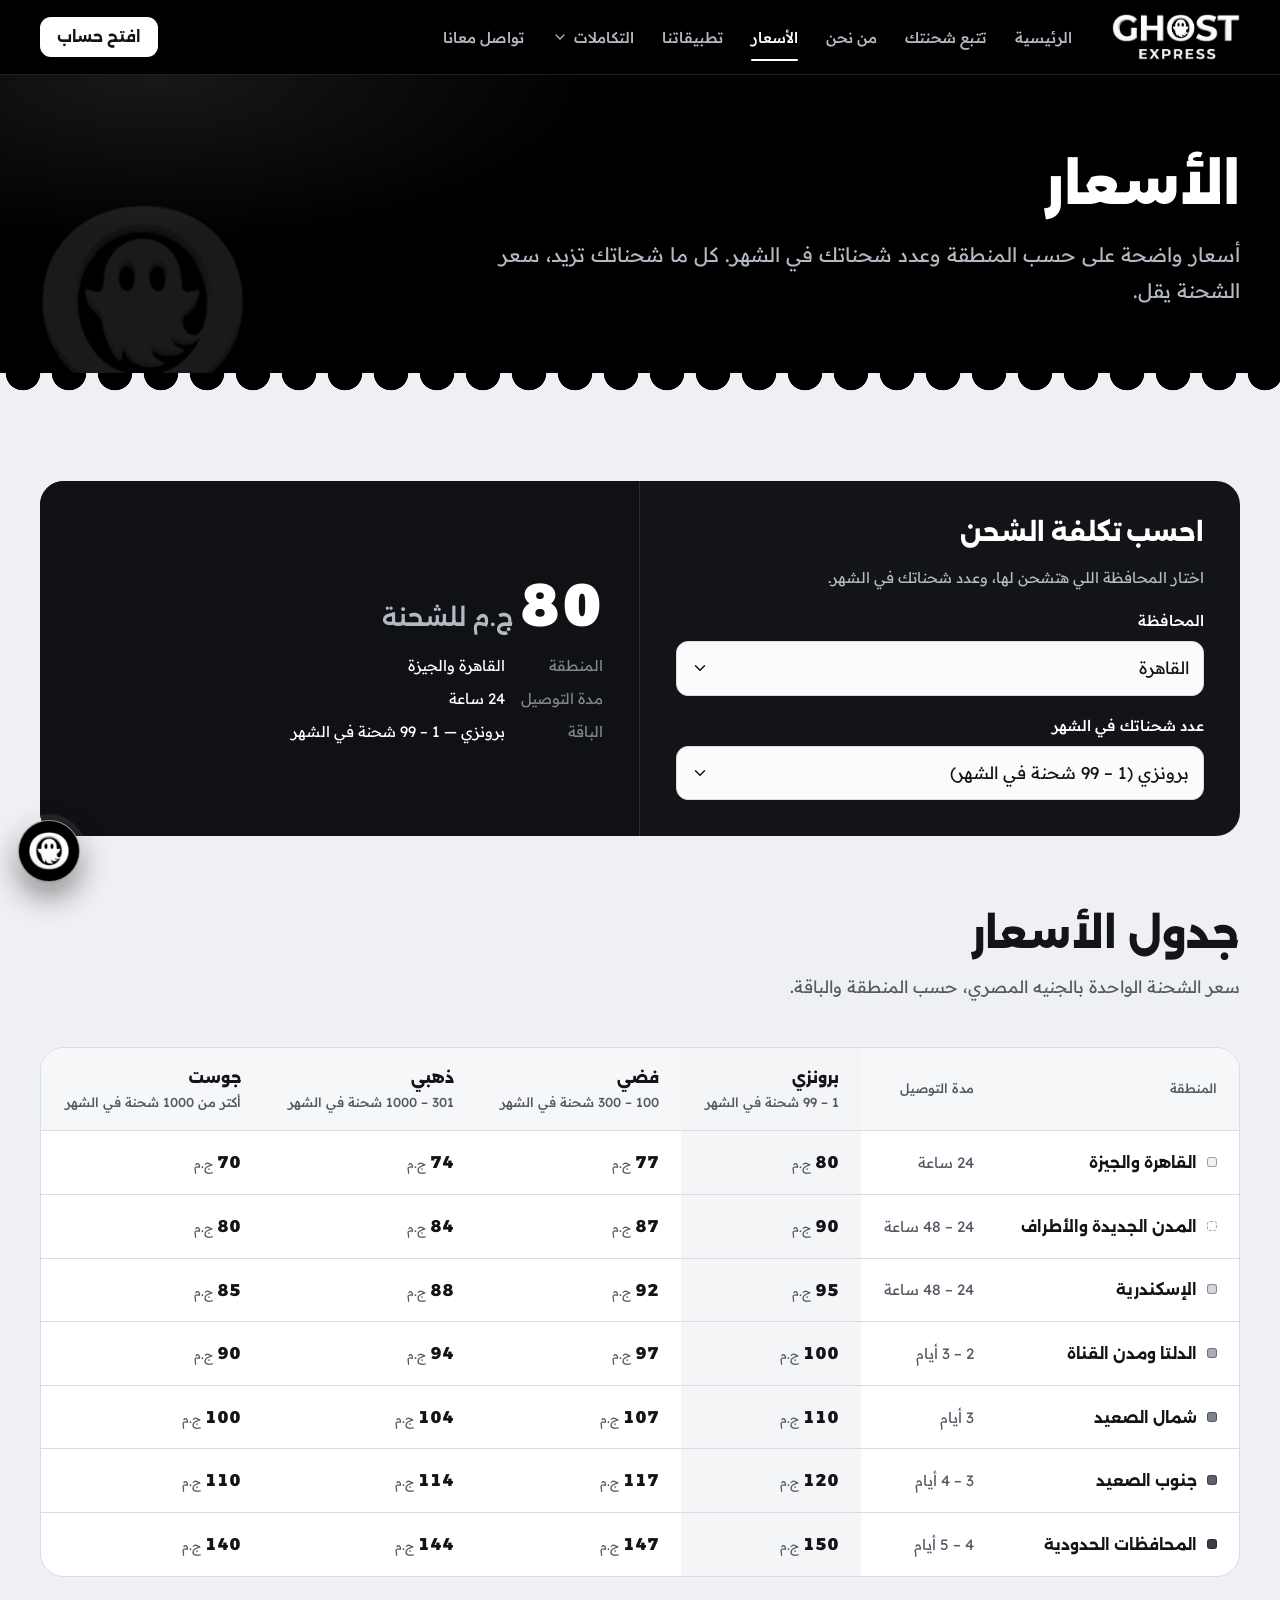
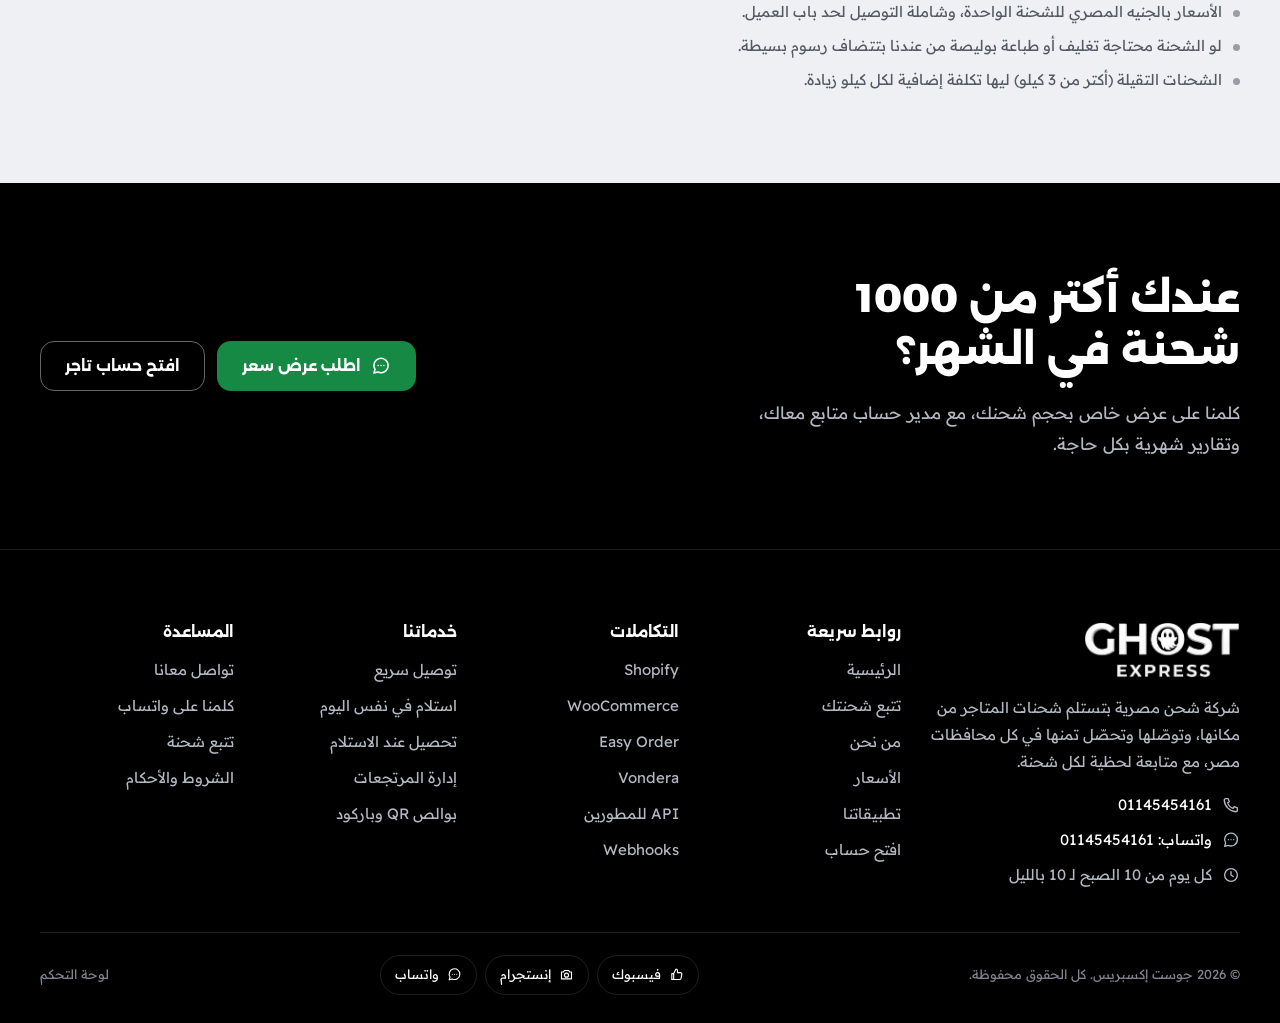
<file: prices.html>
<!doctype html>
<html lang="ar" dir="rtl">
<head>
<meta charset="utf-8">
<meta name="viewport" content="width=device-width, initial-scale=1, viewport-fit=cover">
<title>الأسعار | جوست إكسبريس</title>
<meta name="description" content="أسعار الشحن مع جوست إكسبريس حسب المنطقة وعدد الشحنات في الشهر، واحسب تكلفة الشحن لمحافظتك.">
<meta name="theme-color" content="#000000">
<meta property="og:type" content="website">
<meta property="og:locale" content="ar_EG">
<meta property="og:site_name" content="Ghost Express">
<meta property="og:title" content="الأسعار | جوست إكسبريس">
<meta property="og:description" content="أسعار الشحن مع جوست إكسبريس حسب المنطقة وعدد الشحنات في الشهر، واحسب تكلفة الشحن لمحافظتك.">
<meta property="og:image" content="assets/img/og-image.jpg">
<link rel="icon" type="image/png" sizes="32x32" href="assets/img/favicon-32.png">
<link rel="apple-touch-icon" href="assets/img/apple-touch-icon.png">
<link rel="preconnect" href="https://fonts.googleapis.com">
<link rel="preconnect" href="https://fonts.gstatic.com" crossorigin>
<link rel="stylesheet" href="https://fonts.googleapis.com/css2?family=Alexandria:wght@500;700;800;900&family=Readex+Pro:wght@300;400;500;600&display=swap">
<link rel="stylesheet" href="assets/css/site.css">
</head>
<body>
<svg xmlns="http://www.w3.org/2000/svg" style="position:absolute;width:0;height:0;overflow:hidden" aria-hidden="true" focusable="false">
  <defs>
    <symbol id="i-truck" viewBox="0 0 24 24" fill="none" stroke="currentColor" stroke-width="1.8" stroke-linecap="round" stroke-linejoin="round"><path d="M2.5 6.5h11v9.5h-11z"/><path d="M13.5 9.5h4l3 3.4V16h-7z"/><circle cx="6.5" cy="17.6" r="1.9"/><circle cx="16.8" cy="17.6" r="1.9"/></symbol>
    <symbol id="i-box" viewBox="0 0 24 24" fill="none" stroke="currentColor" stroke-width="1.8" stroke-linecap="round" stroke-linejoin="round"><path d="M3.5 7.5 12 3l8.5 4.5v9L12 21l-8.5-4.5z"/><path d="M3.5 7.5 12 12l8.5-4.5M12 12v9M7.8 5.2l8.4 4.6"/></symbol>
    <symbol id="i-store" viewBox="0 0 24 24" fill="none" stroke="currentColor" stroke-width="1.8" stroke-linecap="round" stroke-linejoin="round"><path d="M4.5 10.5V20h15v-9.5"/><path d="M3 10.5 5 4h14l2 6.5z"/><path d="M9.5 20v-5h5v5"/></symbol>
    <symbol id="i-cash" viewBox="0 0 24 24" fill="none" stroke="currentColor" stroke-width="1.8" stroke-linecap="round" stroke-linejoin="round"><rect x="2.5" y="6" width="19" height="12" rx="2"/><circle cx="12" cy="12" r="2.6"/><path d="M6 9.5v5M18 9.5v5"/></symbol>
    <symbol id="i-return" viewBox="0 0 24 24" fill="none" stroke="currentColor" stroke-width="1.8" stroke-linecap="round" stroke-linejoin="round"><path d="M15 14l5-5-5-5"/><path d="M20 9H9.5a5.5 5.5 0 0 0 0 11H13"/></symbol>
    <symbol id="i-pin" viewBox="0 0 24 24" fill="none" stroke="currentColor" stroke-width="1.8" stroke-linecap="round" stroke-linejoin="round"><path d="M12 21s7-6.2 7-11.5A7 7 0 0 0 5 9.5C5 14.8 12 21 12 21z"/><circle cx="12" cy="9.5" r="2.5"/></symbol>
    <symbol id="i-bolt" viewBox="0 0 24 24" fill="none" stroke="currentColor" stroke-width="1.8" stroke-linecap="round" stroke-linejoin="round"><path d="M13 2.5 4.5 13.5H12L11 21.5l8.5-11H12z"/></symbol>
    <symbol id="i-live" viewBox="0 0 24 24" fill="none" stroke="currentColor" stroke-width="1.8" stroke-linecap="round" stroke-linejoin="round"><path d="M2.5 12h4l2.5-6 4 12 2.5-6h6"/></symbol>
    <symbol id="i-qr" viewBox="0 0 24 24" fill="none" stroke="currentColor" stroke-width="1.8" stroke-linecap="round" stroke-linejoin="round"><rect x="3.5" y="3.5" width="6.5" height="6.5" rx="1"/><rect x="14" y="3.5" width="6.5" height="6.5" rx="1"/><rect x="3.5" y="14" width="6.5" height="6.5" rx="1"/><path d="M14 14h2.5v2.5H14zM18 18h2.5v2.5H18zM14 19v1.5M19 14h1.5"/></symbol>
    <symbol id="i-phone" viewBox="0 0 24 24" fill="none" stroke="currentColor" stroke-width="1.8" stroke-linecap="round" stroke-linejoin="round"><path d="M5 3.5h3.2l1.6 4.2-2.2 1.4a11 11 0 0 0 7.3 7.3l1.4-2.2 4.2 1.6V19a2 2 0 0 1-2 2A16.5 16.5 0 0 1 3 5.5a2 2 0 0 1 2-2z"/></symbol>
    <symbol id="i-chat" viewBox="0 0 24 24" fill="none" stroke="currentColor" stroke-width="1.8" stroke-linecap="round" stroke-linejoin="round"><path d="M20.5 11.5a8.5 8.5 0 0 1-12.3 7.6L3.5 20.5l1.4-4.5A8.5 8.5 0 1 1 20.5 11.5z"/><path d="M8.5 11.5h.01M12 11.5h.01M15.5 11.5h.01"/></symbol>
    <symbol id="i-mail" viewBox="0 0 24 24" fill="none" stroke="currentColor" stroke-width="1.8" stroke-linecap="round" stroke-linejoin="round"><rect x="3" y="5" width="18" height="14" rx="2"/><path d="m3.5 6.5 8.5 6.5 8.5-6.5"/></symbol>
    <symbol id="i-clock" viewBox="0 0 24 24" fill="none" stroke="currentColor" stroke-width="1.8" stroke-linecap="round" stroke-linejoin="round"><circle cx="12" cy="12" r="8.5"/><path d="M12 7.5V12l3 2"/></symbol>
    <symbol id="i-check" viewBox="0 0 24 24" fill="none" stroke="currentColor" stroke-width="2.2" stroke-linecap="round" stroke-linejoin="round"><path d="m5 12.5 4.5 4.5L19 7.5"/></symbol>
    <symbol id="i-arrow" viewBox="0 0 24 24" fill="none" stroke="currentColor" stroke-width="1.8" stroke-linecap="round" stroke-linejoin="round"><path d="M19 12H5M11 6l-6 6 6 6"/></symbol>
    <symbol id="i-chevron" viewBox="0 0 24 24" fill="none" stroke="currentColor" stroke-width="1.8" stroke-linecap="round" stroke-linejoin="round"><path d="m6 9 6 6 6-6"/></symbol>
    <symbol id="i-menu" viewBox="0 0 24 24" fill="none" stroke="currentColor" stroke-width="1.8" stroke-linecap="round" stroke-linejoin="round"><path d="M4 7h16M4 12h16M4 17h16"/></symbol>
    <symbol id="i-close" viewBox="0 0 24 24" fill="none" stroke="currentColor" stroke-width="1.8" stroke-linecap="round" stroke-linejoin="round"><path d="M6 6l12 12M18 6 6 18"/></symbol>
    <symbol id="i-copy" viewBox="0 0 24 24" fill="none" stroke="currentColor" stroke-width="1.8" stroke-linecap="round" stroke-linejoin="round"><rect x="8" y="8" width="12" height="12" rx="2"/><path d="M16 8V6a2 2 0 0 0-2-2H6a2 2 0 0 0-2 2v8a2 2 0 0 0 2 2h2"/></symbol>
    <symbol id="i-plug" viewBox="0 0 24 24" fill="none" stroke="currentColor" stroke-width="1.8" stroke-linecap="round" stroke-linejoin="round"><path d="M9 3v5M15 3v5"/><path d="M6 8h12v3a6 6 0 0 1-12 0z"/><path d="M12 17v4"/></symbol>
    <symbol id="i-code" viewBox="0 0 24 24" fill="none" stroke="currentColor" stroke-width="1.8" stroke-linecap="round" stroke-linejoin="round"><path d="m8 8-4 4 4 4M16 8l4 4-4 4M13.5 5l-3 14"/></symbol>
    <symbol id="i-sync" viewBox="0 0 24 24" fill="none" stroke="currentColor" stroke-width="1.8" stroke-linecap="round" stroke-linejoin="round"><path d="M20 7h-9a5 5 0 0 0-5 5"/><path d="m17 4 3 3-3 3"/><path d="M4 17h9a5 5 0 0 0 5-5"/><path d="m7 20-3-3 3-3"/></symbol>
    <symbol id="i-chart" viewBox="0 0 24 24" fill="none" stroke="currentColor" stroke-width="1.8" stroke-linecap="round" stroke-linejoin="round"><path d="M4 4v16h16"/><path d="M8.5 16v-5M12.5 16V8M16.5 16v-3"/></symbol>
    <symbol id="i-shield" viewBox="0 0 24 24" fill="none" stroke="currentColor" stroke-width="1.8" stroke-linecap="round" stroke-linejoin="round"><path d="M12 3 5 6v5.5c0 4.5 3 8 7 9.5 4-1.5 7-5 7-9.5V6z"/><path d="m9 12 2.2 2.2L15.5 10"/></symbol>
    <symbol id="i-users" viewBox="0 0 24 24" fill="none" stroke="currentColor" stroke-width="1.8" stroke-linecap="round" stroke-linejoin="round"><circle cx="9" cy="8.5" r="3.2"/><path d="M3 19.5c.6-3.2 3-5 6-5s5.4 1.8 6 5"/><path d="M15.5 5.6a3.2 3.2 0 0 1 0 6M17.5 14.7c1.8.6 3 2.2 3.4 4.8"/></symbol>
    <symbol id="i-shirt" viewBox="0 0 24 24" fill="none" stroke="currentColor" stroke-width="1.8" stroke-linecap="round" stroke-linejoin="round"><path d="M8.5 3.5 4 5.5 2.5 10l3.5 1.2V20.5h12V11.2l3.5-1.2L20 5.5l-4.5-2a3.5 3.5 0 0 1-7 0z"/></symbol>
    <symbol id="i-pill" viewBox="0 0 24 24" fill="none" stroke="currentColor" stroke-width="1.8" stroke-linecap="round" stroke-linejoin="round"><path d="M10.2 20.2a5 5 0 0 1-7.1-7.1l9.6-9.6a5 5 0 0 1 7.1 7.1z"/><path d="m8 8 8 8"/></symbol>
    <symbol id="i-building" viewBox="0 0 24 24" fill="none" stroke="currentColor" stroke-width="1.8" stroke-linecap="round" stroke-linejoin="round"><path d="M4.5 21V5.5L13 3v18"/><path d="M13 9h6.5v12"/><path d="M7.5 8h2.5M7.5 11.5h2.5M7.5 15h2.5M16 12.5h1M16 16h1"/><path d="M3 21h18"/></symbol>
    <symbol id="i-app" viewBox="0 0 24 24" fill="none" stroke="currentColor" stroke-width="1.8" stroke-linecap="round" stroke-linejoin="round"><rect x="6.5" y="2.5" width="11" height="19" rx="2.5"/><path d="M10.5 18.5h3"/></symbol>
    <symbol id="i-monitor" viewBox="0 0 24 24" fill="none" stroke="currentColor" stroke-width="1.8" stroke-linecap="round" stroke-linejoin="round"><rect x="2.5" y="4" width="19" height="13" rx="2"/><path d="M8 21h8M12 17v4"/></symbol>
    <symbol id="i-route" viewBox="0 0 24 24" fill="none" stroke="currentColor" stroke-width="1.8" stroke-linecap="round" stroke-linejoin="round"><circle cx="6" cy="18" r="2.5"/><circle cx="18" cy="6" r="2.5"/><path d="M8.5 18H15a3 3 0 0 0 0-6H9a3 3 0 0 1 0-6h6.5"/></symbol>
    <symbol id="i-search" viewBox="0 0 24 24" fill="none" stroke="currentColor" stroke-width="1.8" stroke-linecap="round" stroke-linejoin="round"><circle cx="11" cy="11" r="6.5"/><path d="m16 16 4.5 4.5"/></symbol>
    <symbol id="i-external" viewBox="0 0 24 24" fill="none" stroke="currentColor" stroke-width="1.8" stroke-linecap="round" stroke-linejoin="round"><path d="M14 4h6v6"/><path d="M20 4 11 13"/><path d="M18 14v5a1 1 0 0 1-1 1H5a1 1 0 0 1-1-1V7a1 1 0 0 1 1-1h5"/></symbol>
    <symbol id="i-tag" viewBox="0 0 24 24" fill="none" stroke="currentColor" stroke-width="1.8" stroke-linecap="round" stroke-linejoin="round"><path d="M3.5 12.2V4.5a1 1 0 0 1 1-1h7.7L21 12.3a1.5 1.5 0 0 1 0 2.1l-6.6 6.6a1.5 1.5 0 0 1-2.1 0z"/><circle cx="8" cy="8" r="1.5"/></symbol>
    <symbol id="i-inbox" viewBox="0 0 24 24" fill="none" stroke="currentColor" stroke-width="1.8" stroke-linecap="round" stroke-linejoin="round"><path d="M3.5 13.5 6 5h12l2.5 8.5V19a1 1 0 0 1-1 1h-15a1 1 0 0 1-1-1z"/><path d="M3.5 13.5H8l1.5 2.5h5l1.5-2.5h4.5"/></symbol>
    <symbol id="i-sliders" viewBox="0 0 24 24" fill="none" stroke="currentColor" stroke-width="1.8" stroke-linecap="round" stroke-linejoin="round"><path d="M4 7h10M18 7h2M4 17h4M12 17h8"/><circle cx="16" cy="7" r="2"/><circle cx="10" cy="17" r="2"/></symbol>
    <symbol id="i-lock" viewBox="0 0 24 24" fill="none" stroke="currentColor" stroke-width="1.8" stroke-linecap="round" stroke-linejoin="round"><rect x="4.5" y="10.5" width="15" height="10" rx="2"/><path d="M8 10.5V7.5a4 4 0 0 1 8 0v3"/></symbol>
    <symbol id="i-logout" viewBox="0 0 24 24" fill="none" stroke="currentColor" stroke-width="1.8" stroke-linecap="round" stroke-linejoin="round"><path d="M14 4h4a2 2 0 0 1 2 2v12a2 2 0 0 1-2 2h-4"/><path d="M9 16l-4-4 4-4M5 12h10"/></symbol>
    <symbol id="i-trash" viewBox="0 0 24 24" fill="none" stroke="currentColor" stroke-width="1.8" stroke-linecap="round" stroke-linejoin="round"><path d="M4 7h16M10 11v6M14 11v6"/><path d="M6 7l1 13h10l1-13"/><path d="M9 7V4h6v3"/></symbol>
    <symbol id="i-download" viewBox="0 0 24 24" fill="none" stroke="currentColor" stroke-width="1.8" stroke-linecap="round" stroke-linejoin="round"><path d="M12 4v11M7 10l5 5 5-5"/><path d="M5 20h14"/></symbol>
    <symbol id="i-home" viewBox="0 0 24 24" fill="none" stroke="currentColor" stroke-width="1.8" stroke-linecap="round" stroke-linejoin="round"><path d="M4 11 12 4l8 7"/><path d="M6 9.5V20h12V9.5"/></symbol>
    <symbol id="i-wallet" viewBox="0 0 24 24" fill="none" stroke="currentColor" stroke-width="1.8" stroke-linecap="round" stroke-linejoin="round"><path d="M19 8V6a1.5 1.5 0 0 0-1.5-1.5H6A2.5 2.5 0 0 0 3.5 7v10A2.5 2.5 0 0 0 6 19.5h13a1.5 1.5 0 0 0 1.5-1.5V9.5A1.5 1.5 0 0 0 19 8H6a2.5 2.5 0 0 1-2.5-1"/><circle cx="16.5" cy="13.8" r="1.2"/></symbol>
    <symbol id="i-user" viewBox="0 0 24 24" fill="none" stroke="currentColor" stroke-width="1.8" stroke-linecap="round" stroke-linejoin="round"><circle cx="12" cy="8" r="3.8"/><path d="M4.5 20.5c.8-4 3.8-6.2 7.5-6.2s6.7 2.2 7.5 6.2"/></symbol>
    <symbol id="i-hub" viewBox="0 0 24 24" fill="none" stroke="currentColor" stroke-width="1.8" stroke-linecap="round" stroke-linejoin="round"><path d="M3 20V9l9-5 9 5v11"/><path d="M7 20v-7h10v7M7 16.5h10"/></symbol>
    <symbol id="i-refresh" viewBox="0 0 24 24" fill="none" stroke="currentColor" stroke-width="1.8" stroke-linecap="round" stroke-linejoin="round"><path d="M20 11a8 8 0 0 0-14.5-4.5L4 8"/><path d="M4 4v4h4"/><path d="M4 13a8 8 0 0 0 14.5 4.5L20 16"/><path d="M20 20v-4h-4"/></symbol>
    <symbol id="i-info" viewBox="0 0 24 24" fill="none" stroke="currentColor" stroke-width="1.8" stroke-linecap="round" stroke-linejoin="round"><circle cx="12" cy="12" r="8.5"/><path d="M12 11v5M12 8h.01"/></symbol>
    <symbol id="i-link" viewBox="0 0 24 24" fill="none" stroke="currentColor" stroke-width="1.8" stroke-linecap="round" stroke-linejoin="round"><path d="M10 14a4.5 4.5 0 0 0 6.4 0l3-3a4.5 4.5 0 0 0-6.4-6.4l-1 1"/><path d="M14 10a4.5 4.5 0 0 0-6.4 0l-3 3a4.5 4.5 0 0 0 6.4 6.4l1-1"/></symbol>
    <symbol id="i-camera" viewBox="0 0 24 24" fill="none" stroke="currentColor" stroke-width="1.8" stroke-linecap="round" stroke-linejoin="round"><path d="M4 8h3l1.5-2.5h7L17 8h3v11H4z"/><circle cx="12" cy="13" r="3.2"/></symbol>
    <symbol id="i-thumb" viewBox="0 0 24 24" fill="none" stroke="currentColor" stroke-width="1.8" stroke-linecap="round" stroke-linejoin="round"><path d="M7.5 10.5V20H4.5v-9.5z"/><path d="M7.5 10.5 11 3.5a2 2 0 0 1 2.5 2V9h5a2 2 0 0 1 2 2.3l-1.2 6.8a2 2 0 0 1-2 1.9H7.5"/></symbol>
    <symbol id="i-play" viewBox="0 0 24 24" fill="none" stroke="currentColor" stroke-width="1.8" stroke-linecap="round" stroke-linejoin="round"><path d="M6 4.5v15l13-7.5z"/></symbol>
  </defs>
</svg>
<a class="sr-only" href="#main">تخطي للمحتوى</a>
<header class="site-header">
  <div class="wrap">
    <a class="brand" href="index.html" aria-label="جوست إكسبريس، الصفحة الرئيسية"><img src="assets/img/logo-white.png" alt="Ghost Express" width="654" height="235"></a>
    <nav class="nav" aria-label="القائمة الرئيسية">
      <a href="index.html" data-nav="home">الرئيسية</a>
      <a href="track.html" data-nav="track">تتبع شحنتك</a>
      <a href="about.html" data-nav="about">من نحن</a>
      <a href="prices.html" data-nav="prices">الأسعار</a>
      <a href="apps.html" data-nav="apps">تطبيقاتنا</a>
      <div class="nav-drop" data-drop>
        <button type="button" aria-expanded="false" aria-controls="drop-integ">التكاملات <svg class="ic" aria-hidden="true"><use href="#i-chevron"/></svg></button>
        <div class="drop" id="drop-integ" hidden>
          <a href="integrations.html#shopify"><svg class="ic" aria-hidden="true"><use href="#i-store"/></svg>ربط Shopify</a>
          <a href="integrations.html#woocommerce"><svg class="ic" aria-hidden="true"><use href="#i-store"/></svg>ربط WooCommerce (ووردبريس)</a>
          <a href="integrations.html#easyorder"><svg class="ic" aria-hidden="true"><use href="#i-store"/></svg>ربط Easy Order</a>
          <a href="integrations.html#vondera"><svg class="ic" aria-hidden="true"><use href="#i-store"/></svg>ربط Vondera</a>
          <a href="integrations.html#api"><svg class="ic" aria-hidden="true"><use href="#i-code"/></svg>API للمطورين</a>
          <a href="integrations.html#webhooks"><svg class="ic" aria-hidden="true"><use href="#i-sync"/></svg>Webhooks</a>
          <hr>
          <a href="terms.html" data-nav="terms"><svg class="ic" aria-hidden="true"><use href="#i-shield"/></svg>الشروط والأحكام</a>
        </div>
      </div>
      <a href="contact.html" data-nav="contact">تواصل معانا</a>
    </nav>
    <div class="head-actions">
      <a class="btn btn--line btn--sm" data-gx-link="systemUrl" data-gx-optional target="_blank" rel="noopener" hidden>دخول التجار</a>
      <a class="btn btn--sm" href="register.html">افتح حساب</a>
      <button class="menu-btn" type="button" aria-expanded="false" aria-controls="mnav" aria-label="القائمة"><svg class="ic" aria-hidden="true"><use href="#i-menu"/></svg></button>
    </div>
  </div>
  <div class="mobile-nav" id="mnav" hidden>
    <nav class="wrap" aria-label="القائمة">
      <a href="index.html" data-nav="home"><svg class="ic" aria-hidden="true"><use href="#i-home"/></svg>الرئيسية</a>
      <a href="track.html" data-nav="track"><svg class="ic" aria-hidden="true"><use href="#i-search"/></svg>تتبع شحنتك</a>
      <a href="about.html" data-nav="about"><svg class="ic" aria-hidden="true"><use href="#i-users"/></svg>من نحن</a>
      <a href="prices.html" data-nav="prices"><svg class="ic" aria-hidden="true"><use href="#i-tag"/></svg>الأسعار</a>
      <a href="apps.html" data-nav="apps"><svg class="ic" aria-hidden="true"><use href="#i-app"/></svg>تطبيقاتنا</a>
      <a href="integrations.html" data-nav="integrations"><svg class="ic" aria-hidden="true"><use href="#i-plug"/></svg>التكاملات</a>
      <a href="contact.html" data-nav="contact"><svg class="ic" aria-hidden="true"><use href="#i-mail"/></svg>تواصل معانا</a>
      <a href="terms.html" data-nav="terms"><svg class="ic" aria-hidden="true"><use href="#i-shield"/></svg>الشروط والأحكام</a>
      <div class="btn-row">
        <a class="btn" href="register.html">افتح حساب تاجر</a>
        <a class="btn btn--line" data-gx-link="systemUrl" data-gx-optional target="_blank" rel="noopener" hidden>دخول التجار</a>
      </div>
    </nav>
  </div>
</header>
<main data-title="الأسعار | جوست إكسبريس" id="main" data-page="prices">
  <section class="opener" aria-labelledby="h-pr">
    <div class="wrap">
      <h1 id="h-pr">الأسعار</h1>
      <p>أسعار واضحة على حسب المنطقة وعدد شحناتك في الشهر. كل ما شحناتك تزيد، سعر الشحنة يقل.</p>
    </div>
    <img class="opener-mark" src="assets/img/mark-white.png" alt="" aria-hidden="true" width="191" height="185">
  </section>
  <div class="hem" aria-hidden="true"></div>

  <section class="band band--paper" aria-labelledby="h-calc">
    <div class="wrap" style="display:grid;grid-template-columns:minmax(0,1fr);gap:clamp(40px,6vw,72px)">
      <div class="calc">
        <form class="calc-form" id="calc-form" onsubmit="return false">
          <h2 id="h-calc">احسب تكلفة الشحن</h2>
          <p>اختار المحافظة اللي هتشحن لها، وعدد شحناتك في الشهر.</p>
          <div class="field">
            <label for="calc-gov">المحافظة</label>
            <select class="select" id="calc-gov" data-gx-gov-options style="color-scheme:light"></select>
          </div>
          <div class="field">
            <label for="calc-tier">عدد شحناتك في الشهر</label>
            <select class="select" id="calc-tier" data-gx-tier-options style="color-scheme:light"></select>
          </div>
        </form>
        <div class="calc-out" aria-live="polite">
          <div class="big"><span id="calc-price">80</span><small>ج.م للشحنة</small></div>
          <dl>
            <dt>المنطقة</dt><dd id="calc-zone">القاهرة والجيزة</dd>
            <dt>مدة التوصيل</dt><dd id="calc-time">24 ساعة</dd>
            <dt>الباقة</dt><dd id="calc-tiername">برونزي</dd>
          </dl>
        </div>
      </div>

      <div>
        <div class="sec-head">
          <h2>جدول الأسعار</h2>
          <p>سعر الشحنة الواحدة بالجنيه المصري، حسب المنطقة والباقة.</p>
        </div>
        <div class="price-card" data-gx-price-matrix></div>
        <div class="price-foot">
          <ul class="notes" data-gx-notes></ul>
        </div>
      </div>
    </div>
  </section>

  <section class="band band--night" aria-labelledby="h-big">
    <div class="wrap ready">
      <div class="ready-copy">
        <h2 id="h-big">عندك أكتر من 1000 شحنة في الشهر؟</h2>
        <p style="color:var(--mist)">كلمنا على عرض خاص بحجم شحنك، مع مدير حساب متابع معاك، وتقارير شهرية بكل حاجة.</p>
      </div>
      <div class="btn-row" style="justify-content:flex-end">
        <a class="btn btn--wa" data-gx-link="whatsapp" data-wa-text="أهلاً جوست إكسبريس، عايز عرض سعر لحجم شحن كبير. عدد الشحنات في الشهر تقريباً:" target="_blank" rel="noopener"><svg class="ic" aria-hidden="true"><use href="#i-chat"/></svg>اطلب عرض سعر</a>
        <a class="btn btn--line" href="register.html">افتح حساب تاجر</a>
      </div>
    </div>
  </section>
</main>
<footer class="site-footer">
  <div class="wrap">
    <div class="foot-grid">
      <div class="foot-brand">
        <img src="assets/img/logo-white.png" alt="Ghost Express" width="654" height="235">
        <p>شركة شحن مصرية بتستلم شحنات المتاجر من مكانها، وتوصّلها وتحصّل تمنها في كل محافظات مصر، مع متابعة لحظية لكل شحنة.</p>
        <ul class="foot-contact">
          <li><svg class="ic" aria-hidden="true"><use href="#i-phone"/></svg><a data-gx-link="tel"><span class="ltr" data-gx-text="phone">01145454161</span></a></li>
          <li><svg class="ic" aria-hidden="true"><use href="#i-chat"/></svg><a data-gx-link="whatsapp" target="_blank" rel="noopener">واتساب: <span class="ltr" data-gx-text="whatsapp">01145454161</span></a></li>
          <li data-gx-row="email" hidden><svg class="ic" aria-hidden="true"><use href="#i-mail"/></svg><a data-gx-link="email" data-gx-text="email"></a></li>
          <li data-gx-row="address" hidden><svg class="ic" aria-hidden="true"><use href="#i-pin"/></svg><span data-gx-text="address"></span></li>
          <li data-gx-row="hours"><svg class="ic" aria-hidden="true"><use href="#i-clock"/></svg><span data-gx-text="hours"></span></li>
        </ul>
      </div>
      <div class="foot-col">
        <h3>روابط سريعة</h3>
        <ul>
          <li><a href="index.html">الرئيسية</a></li>
          <li><a href="track.html">تتبع شحنتك</a></li>
          <li><a href="about.html">من نحن</a></li>
          <li><a href="prices.html">الأسعار</a></li>
          <li><a href="apps.html">تطبيقاتنا</a></li>
          <li><a href="register.html">افتح حساب</a></li>
        </ul>
      </div>
      <div class="foot-col">
        <h3>التكاملات</h3>
        <ul>
          <li><a href="integrations.html#shopify">Shopify</a></li>
          <li><a href="integrations.html#woocommerce">WooCommerce</a></li>
          <li><a href="integrations.html#easyorder">Easy Order</a></li>
          <li><a href="integrations.html#vondera">Vondera</a></li>
          <li><a href="integrations.html#api">API للمطورين</a></li>
          <li><a href="integrations.html#webhooks">Webhooks</a></li>
        </ul>
      </div>
      <div class="foot-col">
        <h3>خدماتنا</h3>
        <ul>
          <li>توصيل سريع</li>
          <li>استلام في نفس اليوم</li>
          <li>تحصيل عند الاستلام</li>
          <li>إدارة المرتجعات</li>
          <li>بوالص QR وباركود</li>
        </ul>
      </div>
      <div class="foot-col">
        <h3>المساعدة</h3>
        <ul>
          <li><a href="contact.html">تواصل معانا</a></li>
          <li><a data-gx-link="whatsapp" target="_blank" rel="noopener">كلمنا على واتساب</a></li>
          <li><a href="track.html">تتبع شحنة</a></li>
          <li><a href="terms.html">الشروط والأحكام</a></li>
          <li data-gx-row="systemUrl" hidden><a data-gx-link="systemUrl" target="_blank" rel="noopener">دخول التجار</a></li>
        </ul>
      </div>
    </div>
    <div class="foot-bottom">
      <span>© <span data-year>2026</span> جوست إكسبريس. كل الحقوق محفوظة.</span>
      <div class="social">
        <a data-gx-link="facebook" data-gx-optional target="_blank" rel="noopener"><svg class="ic" aria-hidden="true"><use href="#i-thumb"/></svg>فيسبوك</a>
        <a data-gx-link="instagram" data-gx-optional target="_blank" rel="noopener"><svg class="ic" aria-hidden="true"><use href="#i-camera"/></svg>إنستجرام</a>
        <a data-gx-link="tiktok" data-gx-optional target="_blank" rel="noopener" hidden><svg class="ic" aria-hidden="true"><use href="#i-play"/></svg>تيك توك</a>
        <a data-gx-link="whatsapp" target="_blank" rel="noopener"><svg class="ic" aria-hidden="true"><use href="#i-chat"/></svg>واتساب</a>
      </div>
      <a class="foot-admin" href="admin.html">لوحة التحكم</a>
    </div>
  </div>
</footer>
<div class="helper" data-helper>
  <div class="helper-panel" id="helper-panel" role="dialog" aria-label="مساعدة سريعة" hidden>
    <div class="helper-head">
      <img src="assets/img/mark-white.png" alt="" width="191" height="185">
      <div><b>أهلاً، أنا جوستي</b><span>تحب أساعدك في إيه؟</span></div>
    </div>
    <div class="helper-list">
      <a href="track.html"><svg class="ic" aria-hidden="true"><use href="#i-search"/></svg>تتبع شحنتك</a>
      <a href="prices.html"><svg class="ic" aria-hidden="true"><use href="#i-tag"/></svg>اعرف سعر الشحن لمحافظتك</a>
      <a href="register.html"><svg class="ic" aria-hidden="true"><use href="#i-store"/></svg>افتح حساب تاجر</a>
      <a href="contact.html"><svg class="ic" aria-hidden="true"><use href="#i-mail"/></svg>ابعتلنا رسالة</a>
      <a class="wa" data-gx-link="whatsapp" target="_blank" rel="noopener"><svg class="ic" aria-hidden="true"><use href="#i-chat"/></svg>كلمنا على واتساب</a>
    </div>
    <div class="helper-call">
      <span>أو اتصل بينا: <b class="ltr" data-gx-text="phone">01145454161</b></span>
      <button class="copy-btn" type="button" data-copy-setting="phone"><svg class="ic" aria-hidden="true"><use href="#i-copy"/></svg>نسخ</button>
    </div>
  </div>
  <button class="helper-btn" type="button" aria-expanded="false" aria-controls="helper-panel" aria-label="مساعدة سريعة"><img src="assets/img/mark-white.png" alt="" width="191" height="185"><svg class="ic" aria-hidden="true" hidden><use href="#i-close"/></svg></button>
</div>
<script src="assets/js/data.js"></script>
<script src="assets/js/store.js"></script>
<script src="assets/js/site.js"></script>
</body>
</html>
</file>
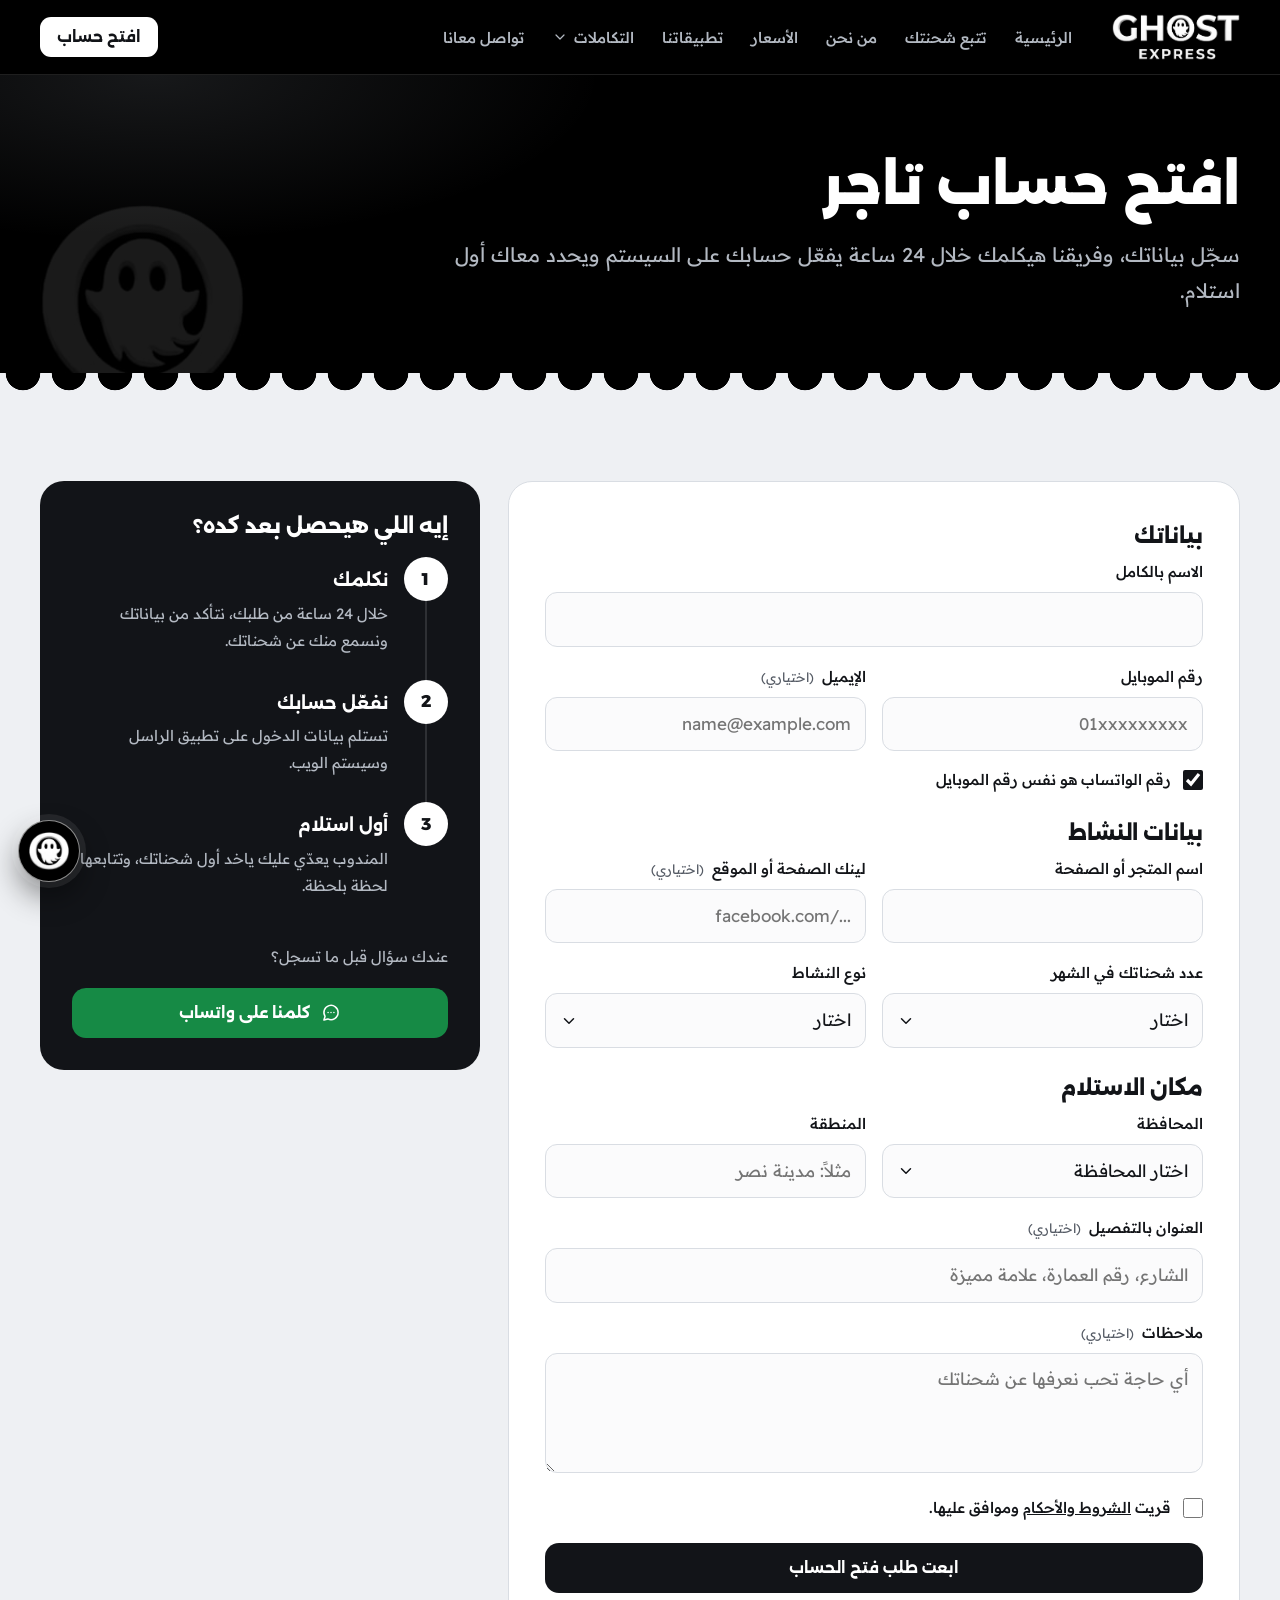
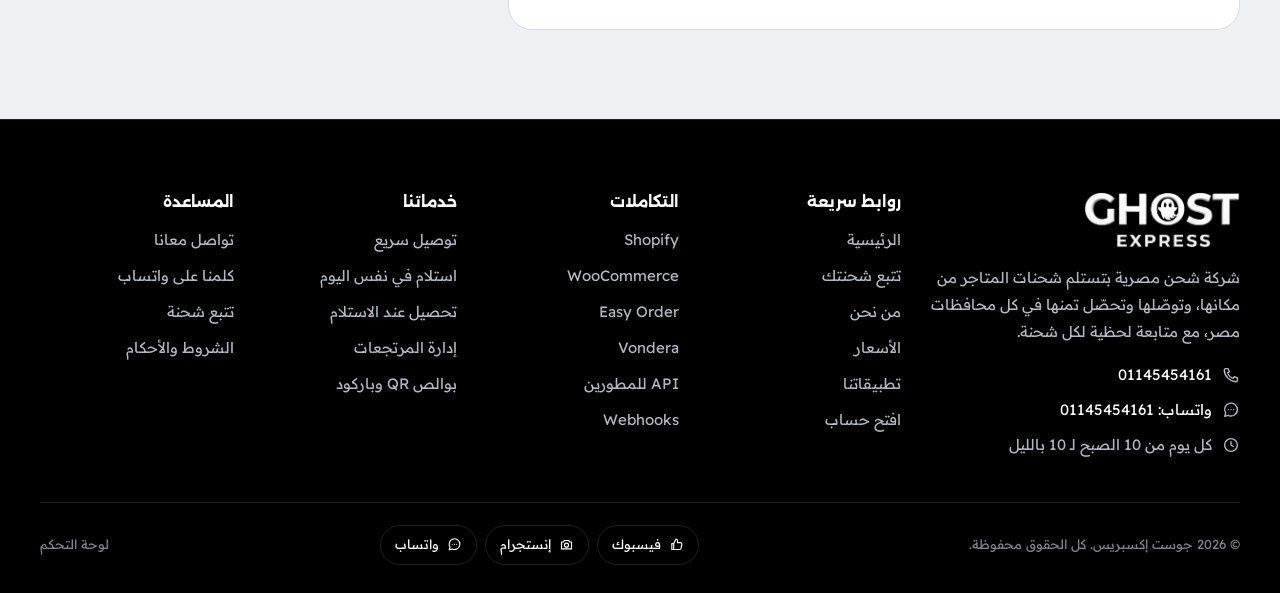
<file: register.html>
<!doctype html>
<html lang="ar" dir="rtl">
<head>
<meta charset="utf-8">
<meta name="viewport" content="width=device-width, initial-scale=1, viewport-fit=cover">
<title>افتح حساب تاجر | جوست إكسبريس</title>
<meta name="description" content="سجّل بيانات متجرك وفريق جوست إكسبريس هيكلمك يفعّل حسابك ويبدأ يستلم شحناتك.">
<meta name="theme-color" content="#000000">
<meta property="og:type" content="website">
<meta property="og:locale" content="ar_EG">
<meta property="og:site_name" content="Ghost Express">
<meta property="og:title" content="افتح حساب تاجر | جوست إكسبريس">
<meta property="og:description" content="سجّل بيانات متجرك وفريق جوست إكسبريس هيكلمك يفعّل حسابك ويبدأ يستلم شحناتك.">
<meta property="og:image" content="assets/img/og-image.jpg">
<link rel="icon" type="image/png" sizes="32x32" href="assets/img/favicon-32.png">
<link rel="apple-touch-icon" href="assets/img/apple-touch-icon.png">
<link rel="preconnect" href="https://fonts.googleapis.com">
<link rel="preconnect" href="https://fonts.gstatic.com" crossorigin>
<link rel="stylesheet" href="https://fonts.googleapis.com/css2?family=Alexandria:wght@500;700;800;900&family=Readex+Pro:wght@300;400;500;600&display=swap">
<link rel="stylesheet" href="assets/css/site.css">
</head>
<body>
<svg xmlns="http://www.w3.org/2000/svg" style="position:absolute;width:0;height:0;overflow:hidden" aria-hidden="true" focusable="false">
  <defs>
    <symbol id="i-truck" viewBox="0 0 24 24" fill="none" stroke="currentColor" stroke-width="1.8" stroke-linecap="round" stroke-linejoin="round"><path d="M2.5 6.5h11v9.5h-11z"/><path d="M13.5 9.5h4l3 3.4V16h-7z"/><circle cx="6.5" cy="17.6" r="1.9"/><circle cx="16.8" cy="17.6" r="1.9"/></symbol>
    <symbol id="i-box" viewBox="0 0 24 24" fill="none" stroke="currentColor" stroke-width="1.8" stroke-linecap="round" stroke-linejoin="round"><path d="M3.5 7.5 12 3l8.5 4.5v9L12 21l-8.5-4.5z"/><path d="M3.5 7.5 12 12l8.5-4.5M12 12v9M7.8 5.2l8.4 4.6"/></symbol>
    <symbol id="i-store" viewBox="0 0 24 24" fill="none" stroke="currentColor" stroke-width="1.8" stroke-linecap="round" stroke-linejoin="round"><path d="M4.5 10.5V20h15v-9.5"/><path d="M3 10.5 5 4h14l2 6.5z"/><path d="M9.5 20v-5h5v5"/></symbol>
    <symbol id="i-cash" viewBox="0 0 24 24" fill="none" stroke="currentColor" stroke-width="1.8" stroke-linecap="round" stroke-linejoin="round"><rect x="2.5" y="6" width="19" height="12" rx="2"/><circle cx="12" cy="12" r="2.6"/><path d="M6 9.5v5M18 9.5v5"/></symbol>
    <symbol id="i-return" viewBox="0 0 24 24" fill="none" stroke="currentColor" stroke-width="1.8" stroke-linecap="round" stroke-linejoin="round"><path d="M15 14l5-5-5-5"/><path d="M20 9H9.5a5.5 5.5 0 0 0 0 11H13"/></symbol>
    <symbol id="i-pin" viewBox="0 0 24 24" fill="none" stroke="currentColor" stroke-width="1.8" stroke-linecap="round" stroke-linejoin="round"><path d="M12 21s7-6.2 7-11.5A7 7 0 0 0 5 9.5C5 14.8 12 21 12 21z"/><circle cx="12" cy="9.5" r="2.5"/></symbol>
    <symbol id="i-bolt" viewBox="0 0 24 24" fill="none" stroke="currentColor" stroke-width="1.8" stroke-linecap="round" stroke-linejoin="round"><path d="M13 2.5 4.5 13.5H12L11 21.5l8.5-11H12z"/></symbol>
    <symbol id="i-live" viewBox="0 0 24 24" fill="none" stroke="currentColor" stroke-width="1.8" stroke-linecap="round" stroke-linejoin="round"><path d="M2.5 12h4l2.5-6 4 12 2.5-6h6"/></symbol>
    <symbol id="i-qr" viewBox="0 0 24 24" fill="none" stroke="currentColor" stroke-width="1.8" stroke-linecap="round" stroke-linejoin="round"><rect x="3.5" y="3.5" width="6.5" height="6.5" rx="1"/><rect x="14" y="3.5" width="6.5" height="6.5" rx="1"/><rect x="3.5" y="14" width="6.5" height="6.5" rx="1"/><path d="M14 14h2.5v2.5H14zM18 18h2.5v2.5H18zM14 19v1.5M19 14h1.5"/></symbol>
    <symbol id="i-phone" viewBox="0 0 24 24" fill="none" stroke="currentColor" stroke-width="1.8" stroke-linecap="round" stroke-linejoin="round"><path d="M5 3.5h3.2l1.6 4.2-2.2 1.4a11 11 0 0 0 7.3 7.3l1.4-2.2 4.2 1.6V19a2 2 0 0 1-2 2A16.5 16.5 0 0 1 3 5.5a2 2 0 0 1 2-2z"/></symbol>
    <symbol id="i-chat" viewBox="0 0 24 24" fill="none" stroke="currentColor" stroke-width="1.8" stroke-linecap="round" stroke-linejoin="round"><path d="M20.5 11.5a8.5 8.5 0 0 1-12.3 7.6L3.5 20.5l1.4-4.5A8.5 8.5 0 1 1 20.5 11.5z"/><path d="M8.5 11.5h.01M12 11.5h.01M15.5 11.5h.01"/></symbol>
    <symbol id="i-mail" viewBox="0 0 24 24" fill="none" stroke="currentColor" stroke-width="1.8" stroke-linecap="round" stroke-linejoin="round"><rect x="3" y="5" width="18" height="14" rx="2"/><path d="m3.5 6.5 8.5 6.5 8.5-6.5"/></symbol>
    <symbol id="i-clock" viewBox="0 0 24 24" fill="none" stroke="currentColor" stroke-width="1.8" stroke-linecap="round" stroke-linejoin="round"><circle cx="12" cy="12" r="8.5"/><path d="M12 7.5V12l3 2"/></symbol>
    <symbol id="i-check" viewBox="0 0 24 24" fill="none" stroke="currentColor" stroke-width="2.2" stroke-linecap="round" stroke-linejoin="round"><path d="m5 12.5 4.5 4.5L19 7.5"/></symbol>
    <symbol id="i-arrow" viewBox="0 0 24 24" fill="none" stroke="currentColor" stroke-width="1.8" stroke-linecap="round" stroke-linejoin="round"><path d="M19 12H5M11 6l-6 6 6 6"/></symbol>
    <symbol id="i-chevron" viewBox="0 0 24 24" fill="none" stroke="currentColor" stroke-width="1.8" stroke-linecap="round" stroke-linejoin="round"><path d="m6 9 6 6 6-6"/></symbol>
    <symbol id="i-menu" viewBox="0 0 24 24" fill="none" stroke="currentColor" stroke-width="1.8" stroke-linecap="round" stroke-linejoin="round"><path d="M4 7h16M4 12h16M4 17h16"/></symbol>
    <symbol id="i-close" viewBox="0 0 24 24" fill="none" stroke="currentColor" stroke-width="1.8" stroke-linecap="round" stroke-linejoin="round"><path d="M6 6l12 12M18 6 6 18"/></symbol>
    <symbol id="i-copy" viewBox="0 0 24 24" fill="none" stroke="currentColor" stroke-width="1.8" stroke-linecap="round" stroke-linejoin="round"><rect x="8" y="8" width="12" height="12" rx="2"/><path d="M16 8V6a2 2 0 0 0-2-2H6a2 2 0 0 0-2 2v8a2 2 0 0 0 2 2h2"/></symbol>
    <symbol id="i-plug" viewBox="0 0 24 24" fill="none" stroke="currentColor" stroke-width="1.8" stroke-linecap="round" stroke-linejoin="round"><path d="M9 3v5M15 3v5"/><path d="M6 8h12v3a6 6 0 0 1-12 0z"/><path d="M12 17v4"/></symbol>
    <symbol id="i-code" viewBox="0 0 24 24" fill="none" stroke="currentColor" stroke-width="1.8" stroke-linecap="round" stroke-linejoin="round"><path d="m8 8-4 4 4 4M16 8l4 4-4 4M13.5 5l-3 14"/></symbol>
    <symbol id="i-sync" viewBox="0 0 24 24" fill="none" stroke="currentColor" stroke-width="1.8" stroke-linecap="round" stroke-linejoin="round"><path d="M20 7h-9a5 5 0 0 0-5 5"/><path d="m17 4 3 3-3 3"/><path d="M4 17h9a5 5 0 0 0 5-5"/><path d="m7 20-3-3 3-3"/></symbol>
    <symbol id="i-chart" viewBox="0 0 24 24" fill="none" stroke="currentColor" stroke-width="1.8" stroke-linecap="round" stroke-linejoin="round"><path d="M4 4v16h16"/><path d="M8.5 16v-5M12.5 16V8M16.5 16v-3"/></symbol>
    <symbol id="i-shield" viewBox="0 0 24 24" fill="none" stroke="currentColor" stroke-width="1.8" stroke-linecap="round" stroke-linejoin="round"><path d="M12 3 5 6v5.5c0 4.5 3 8 7 9.5 4-1.5 7-5 7-9.5V6z"/><path d="m9 12 2.2 2.2L15.5 10"/></symbol>
    <symbol id="i-users" viewBox="0 0 24 24" fill="none" stroke="currentColor" stroke-width="1.8" stroke-linecap="round" stroke-linejoin="round"><circle cx="9" cy="8.5" r="3.2"/><path d="M3 19.5c.6-3.2 3-5 6-5s5.4 1.8 6 5"/><path d="M15.5 5.6a3.2 3.2 0 0 1 0 6M17.5 14.7c1.8.6 3 2.2 3.4 4.8"/></symbol>
    <symbol id="i-shirt" viewBox="0 0 24 24" fill="none" stroke="currentColor" stroke-width="1.8" stroke-linecap="round" stroke-linejoin="round"><path d="M8.5 3.5 4 5.5 2.5 10l3.5 1.2V20.5h12V11.2l3.5-1.2L20 5.5l-4.5-2a3.5 3.5 0 0 1-7 0z"/></symbol>
    <symbol id="i-pill" viewBox="0 0 24 24" fill="none" stroke="currentColor" stroke-width="1.8" stroke-linecap="round" stroke-linejoin="round"><path d="M10.2 20.2a5 5 0 0 1-7.1-7.1l9.6-9.6a5 5 0 0 1 7.1 7.1z"/><path d="m8 8 8 8"/></symbol>
    <symbol id="i-building" viewBox="0 0 24 24" fill="none" stroke="currentColor" stroke-width="1.8" stroke-linecap="round" stroke-linejoin="round"><path d="M4.5 21V5.5L13 3v18"/><path d="M13 9h6.5v12"/><path d="M7.5 8h2.5M7.5 11.5h2.5M7.5 15h2.5M16 12.5h1M16 16h1"/><path d="M3 21h18"/></symbol>
    <symbol id="i-app" viewBox="0 0 24 24" fill="none" stroke="currentColor" stroke-width="1.8" stroke-linecap="round" stroke-linejoin="round"><rect x="6.5" y="2.5" width="11" height="19" rx="2.5"/><path d="M10.5 18.5h3"/></symbol>
    <symbol id="i-monitor" viewBox="0 0 24 24" fill="none" stroke="currentColor" stroke-width="1.8" stroke-linecap="round" stroke-linejoin="round"><rect x="2.5" y="4" width="19" height="13" rx="2"/><path d="M8 21h8M12 17v4"/></symbol>
    <symbol id="i-route" viewBox="0 0 24 24" fill="none" stroke="currentColor" stroke-width="1.8" stroke-linecap="round" stroke-linejoin="round"><circle cx="6" cy="18" r="2.5"/><circle cx="18" cy="6" r="2.5"/><path d="M8.5 18H15a3 3 0 0 0 0-6H9a3 3 0 0 1 0-6h6.5"/></symbol>
    <symbol id="i-search" viewBox="0 0 24 24" fill="none" stroke="currentColor" stroke-width="1.8" stroke-linecap="round" stroke-linejoin="round"><circle cx="11" cy="11" r="6.5"/><path d="m16 16 4.5 4.5"/></symbol>
    <symbol id="i-external" viewBox="0 0 24 24" fill="none" stroke="currentColor" stroke-width="1.8" stroke-linecap="round" stroke-linejoin="round"><path d="M14 4h6v6"/><path d="M20 4 11 13"/><path d="M18 14v5a1 1 0 0 1-1 1H5a1 1 0 0 1-1-1V7a1 1 0 0 1 1-1h5"/></symbol>
    <symbol id="i-tag" viewBox="0 0 24 24" fill="none" stroke="currentColor" stroke-width="1.8" stroke-linecap="round" stroke-linejoin="round"><path d="M3.5 12.2V4.5a1 1 0 0 1 1-1h7.7L21 12.3a1.5 1.5 0 0 1 0 2.1l-6.6 6.6a1.5 1.5 0 0 1-2.1 0z"/><circle cx="8" cy="8" r="1.5"/></symbol>
    <symbol id="i-inbox" viewBox="0 0 24 24" fill="none" stroke="currentColor" stroke-width="1.8" stroke-linecap="round" stroke-linejoin="round"><path d="M3.5 13.5 6 5h12l2.5 8.5V19a1 1 0 0 1-1 1h-15a1 1 0 0 1-1-1z"/><path d="M3.5 13.5H8l1.5 2.5h5l1.5-2.5h4.5"/></symbol>
    <symbol id="i-sliders" viewBox="0 0 24 24" fill="none" stroke="currentColor" stroke-width="1.8" stroke-linecap="round" stroke-linejoin="round"><path d="M4 7h10M18 7h2M4 17h4M12 17h8"/><circle cx="16" cy="7" r="2"/><circle cx="10" cy="17" r="2"/></symbol>
    <symbol id="i-lock" viewBox="0 0 24 24" fill="none" stroke="currentColor" stroke-width="1.8" stroke-linecap="round" stroke-linejoin="round"><rect x="4.5" y="10.5" width="15" height="10" rx="2"/><path d="M8 10.5V7.5a4 4 0 0 1 8 0v3"/></symbol>
    <symbol id="i-logout" viewBox="0 0 24 24" fill="none" stroke="currentColor" stroke-width="1.8" stroke-linecap="round" stroke-linejoin="round"><path d="M14 4h4a2 2 0 0 1 2 2v12a2 2 0 0 1-2 2h-4"/><path d="M9 16l-4-4 4-4M5 12h10"/></symbol>
    <symbol id="i-trash" viewBox="0 0 24 24" fill="none" stroke="currentColor" stroke-width="1.8" stroke-linecap="round" stroke-linejoin="round"><path d="M4 7h16M10 11v6M14 11v6"/><path d="M6 7l1 13h10l1-13"/><path d="M9 7V4h6v3"/></symbol>
    <symbol id="i-download" viewBox="0 0 24 24" fill="none" stroke="currentColor" stroke-width="1.8" stroke-linecap="round" stroke-linejoin="round"><path d="M12 4v11M7 10l5 5 5-5"/><path d="M5 20h14"/></symbol>
    <symbol id="i-home" viewBox="0 0 24 24" fill="none" stroke="currentColor" stroke-width="1.8" stroke-linecap="round" stroke-linejoin="round"><path d="M4 11 12 4l8 7"/><path d="M6 9.5V20h12V9.5"/></symbol>
    <symbol id="i-wallet" viewBox="0 0 24 24" fill="none" stroke="currentColor" stroke-width="1.8" stroke-linecap="round" stroke-linejoin="round"><path d="M19 8V6a1.5 1.5 0 0 0-1.5-1.5H6A2.5 2.5 0 0 0 3.5 7v10A2.5 2.5 0 0 0 6 19.5h13a1.5 1.5 0 0 0 1.5-1.5V9.5A1.5 1.5 0 0 0 19 8H6a2.5 2.5 0 0 1-2.5-1"/><circle cx="16.5" cy="13.8" r="1.2"/></symbol>
    <symbol id="i-user" viewBox="0 0 24 24" fill="none" stroke="currentColor" stroke-width="1.8" stroke-linecap="round" stroke-linejoin="round"><circle cx="12" cy="8" r="3.8"/><path d="M4.5 20.5c.8-4 3.8-6.2 7.5-6.2s6.7 2.2 7.5 6.2"/></symbol>
    <symbol id="i-hub" viewBox="0 0 24 24" fill="none" stroke="currentColor" stroke-width="1.8" stroke-linecap="round" stroke-linejoin="round"><path d="M3 20V9l9-5 9 5v11"/><path d="M7 20v-7h10v7M7 16.5h10"/></symbol>
    <symbol id="i-refresh" viewBox="0 0 24 24" fill="none" stroke="currentColor" stroke-width="1.8" stroke-linecap="round" stroke-linejoin="round"><path d="M20 11a8 8 0 0 0-14.5-4.5L4 8"/><path d="M4 4v4h4"/><path d="M4 13a8 8 0 0 0 14.5 4.5L20 16"/><path d="M20 20v-4h-4"/></symbol>
    <symbol id="i-info" viewBox="0 0 24 24" fill="none" stroke="currentColor" stroke-width="1.8" stroke-linecap="round" stroke-linejoin="round"><circle cx="12" cy="12" r="8.5"/><path d="M12 11v5M12 8h.01"/></symbol>
    <symbol id="i-link" viewBox="0 0 24 24" fill="none" stroke="currentColor" stroke-width="1.8" stroke-linecap="round" stroke-linejoin="round"><path d="M10 14a4.5 4.5 0 0 0 6.4 0l3-3a4.5 4.5 0 0 0-6.4-6.4l-1 1"/><path d="M14 10a4.5 4.5 0 0 0-6.4 0l-3 3a4.5 4.5 0 0 0 6.4 6.4l1-1"/></symbol>
    <symbol id="i-camera" viewBox="0 0 24 24" fill="none" stroke="currentColor" stroke-width="1.8" stroke-linecap="round" stroke-linejoin="round"><path d="M4 8h3l1.5-2.5h7L17 8h3v11H4z"/><circle cx="12" cy="13" r="3.2"/></symbol>
    <symbol id="i-thumb" viewBox="0 0 24 24" fill="none" stroke="currentColor" stroke-width="1.8" stroke-linecap="round" stroke-linejoin="round"><path d="M7.5 10.5V20H4.5v-9.5z"/><path d="M7.5 10.5 11 3.5a2 2 0 0 1 2.5 2V9h5a2 2 0 0 1 2 2.3l-1.2 6.8a2 2 0 0 1-2 1.9H7.5"/></symbol>
    <symbol id="i-play" viewBox="0 0 24 24" fill="none" stroke="currentColor" stroke-width="1.8" stroke-linecap="round" stroke-linejoin="round"><path d="M6 4.5v15l13-7.5z"/></symbol>
  </defs>
</svg>
<a class="sr-only" href="#main">تخطي للمحتوى</a>
<header class="site-header">
  <div class="wrap">
    <a class="brand" href="index.html" aria-label="جوست إكسبريس، الصفحة الرئيسية"><img src="assets/img/logo-white.png" alt="Ghost Express" width="654" height="235"></a>
    <nav class="nav" aria-label="القائمة الرئيسية">
      <a href="index.html" data-nav="home">الرئيسية</a>
      <a href="track.html" data-nav="track">تتبع شحنتك</a>
      <a href="about.html" data-nav="about">من نحن</a>
      <a href="prices.html" data-nav="prices">الأسعار</a>
      <a href="apps.html" data-nav="apps">تطبيقاتنا</a>
      <div class="nav-drop" data-drop>
        <button type="button" aria-expanded="false" aria-controls="drop-integ">التكاملات <svg class="ic" aria-hidden="true"><use href="#i-chevron"/></svg></button>
        <div class="drop" id="drop-integ" hidden>
          <a href="integrations.html#shopify"><svg class="ic" aria-hidden="true"><use href="#i-store"/></svg>ربط Shopify</a>
          <a href="integrations.html#woocommerce"><svg class="ic" aria-hidden="true"><use href="#i-store"/></svg>ربط WooCommerce (ووردبريس)</a>
          <a href="integrations.html#easyorder"><svg class="ic" aria-hidden="true"><use href="#i-store"/></svg>ربط Easy Order</a>
          <a href="integrations.html#vondera"><svg class="ic" aria-hidden="true"><use href="#i-store"/></svg>ربط Vondera</a>
          <a href="integrations.html#api"><svg class="ic" aria-hidden="true"><use href="#i-code"/></svg>API للمطورين</a>
          <a href="integrations.html#webhooks"><svg class="ic" aria-hidden="true"><use href="#i-sync"/></svg>Webhooks</a>
          <hr>
          <a href="terms.html" data-nav="terms"><svg class="ic" aria-hidden="true"><use href="#i-shield"/></svg>الشروط والأحكام</a>
        </div>
      </div>
      <a href="contact.html" data-nav="contact">تواصل معانا</a>
    </nav>
    <div class="head-actions">
      <a class="btn btn--line btn--sm" data-gx-link="systemUrl" data-gx-optional target="_blank" rel="noopener" hidden>دخول التجار</a>
      <a class="btn btn--sm" href="register.html">افتح حساب</a>
      <button class="menu-btn" type="button" aria-expanded="false" aria-controls="mnav" aria-label="القائمة"><svg class="ic" aria-hidden="true"><use href="#i-menu"/></svg></button>
    </div>
  </div>
  <div class="mobile-nav" id="mnav" hidden>
    <nav class="wrap" aria-label="القائمة">
      <a href="index.html" data-nav="home"><svg class="ic" aria-hidden="true"><use href="#i-home"/></svg>الرئيسية</a>
      <a href="track.html" data-nav="track"><svg class="ic" aria-hidden="true"><use href="#i-search"/></svg>تتبع شحنتك</a>
      <a href="about.html" data-nav="about"><svg class="ic" aria-hidden="true"><use href="#i-users"/></svg>من نحن</a>
      <a href="prices.html" data-nav="prices"><svg class="ic" aria-hidden="true"><use href="#i-tag"/></svg>الأسعار</a>
      <a href="apps.html" data-nav="apps"><svg class="ic" aria-hidden="true"><use href="#i-app"/></svg>تطبيقاتنا</a>
      <a href="integrations.html" data-nav="integrations"><svg class="ic" aria-hidden="true"><use href="#i-plug"/></svg>التكاملات</a>
      <a href="contact.html" data-nav="contact"><svg class="ic" aria-hidden="true"><use href="#i-mail"/></svg>تواصل معانا</a>
      <a href="terms.html" data-nav="terms"><svg class="ic" aria-hidden="true"><use href="#i-shield"/></svg>الشروط والأحكام</a>
      <div class="btn-row">
        <a class="btn" href="register.html">افتح حساب تاجر</a>
        <a class="btn btn--line" data-gx-link="systemUrl" data-gx-optional target="_blank" rel="noopener" hidden>دخول التجار</a>
      </div>
    </nav>
  </div>
</header>
<main data-title="افتح حساب تاجر | جوست إكسبريس" id="main" data-page="register">
  <section class="opener" aria-labelledby="h-reg">
    <div class="wrap">
      <h1 id="h-reg">افتح حساب تاجر</h1>
      <p>سجّل بياناتك، وفريقنا هيكلمك خلال 24 ساعة يفعّل حسابك على السيستم ويحدد معاك أول استلام.</p>
    </div>
    <img class="opener-mark" src="assets/img/mark-white.png" alt="" aria-hidden="true" width="191" height="185">
  </section>
  <div class="hem" aria-hidden="true"></div>

  <section class="band band--paper">
    <div class="wrap reg-layout">
      <div class="form-card">
        <form class="form" id="reg-form" novalidate>
          <fieldset>
            <legend>بياناتك</legend>
            <div class="fgrid">
              <div class="field full">
                <label for="reg-name">الاسم بالكامل</label>
                <input class="input" id="reg-name" name="name" autocomplete="name" required>
                <p class="f-err" id="reg-name-err"></p>
              </div>
              <div class="field">
                <label for="reg-phone">رقم الموبايل</label>
                <input class="input ltr-in" id="reg-phone" name="phone" type="tel" inputmode="tel" autocomplete="tel" placeholder="01xxxxxxxxx" required>
                <p class="f-err" id="reg-phone-err"></p>
              </div>
              <div class="field">
                <label for="reg-email">الإيميل <span class="opt">(اختياري)</span></label>
                <input class="input ltr-in" id="reg-email" name="email" type="email" autocomplete="email" placeholder="name@example.com">
                <p class="f-err" id="reg-email-err"></p>
              </div>
              <div class="field full">
                <label class="check" for="reg-wa-same"><input type="checkbox" id="reg-wa-same" checked> رقم الواتساب هو نفس رقم الموبايل</label>
              </div>
              <div class="field full" id="reg-wa-field">
                <label for="reg-wa">رقم الواتساب</label>
                <input class="input ltr-in" id="reg-wa" name="whatsapp" type="tel" inputmode="tel" placeholder="01xxxxxxxxx">
                <p class="f-err" id="reg-wa-err"></p>
              </div>
            </div>
          </fieldset>

          <fieldset>
            <legend>بيانات النشاط</legend>
            <div class="fgrid">
              <div class="field">
                <label for="reg-store">اسم المتجر أو الصفحة</label>
                <input class="input" id="reg-store" name="store" autocomplete="organization" required>
                <p class="f-err" id="reg-store-err"></p>
              </div>
              <div class="field">
                <label for="reg-page">لينك الصفحة أو الموقع <span class="opt">(اختياري)</span></label>
                <input class="input ltr-in" id="reg-page" name="page" inputmode="url" placeholder="facebook.com/...">
              </div>
              <div class="field">
                <label for="reg-volume">عدد شحناتك في الشهر</label>
                <select class="select" id="reg-volume" name="volume" data-gx-tier-options data-placeholder="اختار" required></select>
                <p class="f-err" id="reg-volume-err"></p>
              </div>
              <div class="field">
                <label for="reg-category">نوع النشاط</label>
                <select class="select" id="reg-category" name="category" data-gx-biz-types data-placeholder="اختار" required></select>
                <p class="f-err" id="reg-category-err"></p>
              </div>
            </div>
          </fieldset>

          <fieldset>
            <legend>مكان الاستلام</legend>
            <div class="fgrid">
              <div class="field">
                <label for="reg-gov">المحافظة</label>
                <select class="select" id="reg-gov" name="governorate" data-gx-gov-options data-placeholder="اختار المحافظة" required></select>
                <p class="f-err" id="reg-gov-err"></p>
              </div>
              <div class="field">
                <label for="reg-area">المنطقة</label>
                <input class="input" id="reg-area" name="area" placeholder="مثلاً: مدينة نصر" required>
                <p class="f-err" id="reg-area-err"></p>
              </div>
              <div class="field full">
                <label for="reg-address">العنوان بالتفصيل <span class="opt">(اختياري)</span></label>
                <input class="input" id="reg-address" name="address" autocomplete="street-address" placeholder="الشارع، رقم العمارة، علامة مميزة">
              </div>
              <div class="field full">
                <label for="reg-notes">ملاحظات <span class="opt">(اختياري)</span></label>
                <textarea class="textarea" id="reg-notes" name="notes" rows="3" placeholder="أي حاجة تحب نعرفها عن شحناتك"></textarea>
              </div>
            </div>
          </fieldset>

          <div class="field">
            <label class="check" for="reg-terms"><input type="checkbox" id="reg-terms" name="terms" required> <span>قريت <a href="terms.html" target="_blank">الشروط والأحكام</a> وموافق عليها.</span></label>
            <p class="f-err" id="reg-terms-err"></p>
          </div>
          <div class="hp" aria-hidden="true"><label>سيب الخانة دي فاضية <input name="website" tabindex="-1" autocomplete="off"></label></div>
          <p class="form-status" id="reg-status" role="alert"></p>
          <button class="btn btn--dark btn--block" type="submit">ابعت طلب فتح الحساب</button>
        </form>

        <div class="form-done" id="reg-done" tabindex="-1" hidden>
          <span class="ok-mark"><svg class="ic" aria-hidden="true"><use href="#i-check"/></svg></span>
          <h2>وصلنا طلبك يا <span id="reg-done-name"></span></h2>
          <p>فريقنا هيكلمك خلال 24 ساعة يفعّل حسابك ويبعتلك بيانات الدخول على السيستم.</p>
          <p id="reg-done-note"></p>
          <div class="btn-row">
            <a class="btn btn--wa" id="reg-done-wa" target="_blank" rel="noopener"><svg class="ic" aria-hidden="true"><use href="#i-chat"/></svg>ابعت الطلب على واتساب كمان</a>
            <a class="btn btn--line-dark" href="prices.html">شوف الأسعار</a>
          </div>
        </div>
      </div>

      <aside class="aside-card" aria-labelledby="h-next">
        <h2 id="h-next">إيه اللي هيحصل بعد كده؟</h2>
        <ol class="timeline">
          <li><div><b>نكلمك</b><span>خلال 24 ساعة من طلبك، نتأكد من بياناتك ونسمع منك عن شحناتك.</span></div></li>
          <li><div><b>نفعّل حسابك</b><span>تستلم بيانات الدخول على تطبيق الراسل وسيستم الويب.</span></div></li>
          <li><div><b>أول استلام</b><span>المندوب يعدّي عليك ياخد أول شحناتك، وتتابعها لحظة بلحظة.</span></div></li>
        </ol>
        <p style="color:var(--mist);font-size:var(--t-s)">عندك سؤال قبل ما تسجل؟</p>
        <a class="btn btn--wa" data-gx-link="whatsapp" data-wa-text="أهلاً جوست إكسبريس، عندي سؤال قبل ما أفتح حساب:" target="_blank" rel="noopener"><svg class="ic" aria-hidden="true"><use href="#i-chat"/></svg>كلمنا على واتساب</a>
      </aside>
    </div>
  </section>
</main>
<footer class="site-footer">
  <div class="wrap">
    <div class="foot-grid">
      <div class="foot-brand">
        <img src="assets/img/logo-white.png" alt="Ghost Express" width="654" height="235">
        <p>شركة شحن مصرية بتستلم شحنات المتاجر من مكانها، وتوصّلها وتحصّل تمنها في كل محافظات مصر، مع متابعة لحظية لكل شحنة.</p>
        <ul class="foot-contact">
          <li><svg class="ic" aria-hidden="true"><use href="#i-phone"/></svg><a data-gx-link="tel"><span class="ltr" data-gx-text="phone">01145454161</span></a></li>
          <li><svg class="ic" aria-hidden="true"><use href="#i-chat"/></svg><a data-gx-link="whatsapp" target="_blank" rel="noopener">واتساب: <span class="ltr" data-gx-text="whatsapp">01145454161</span></a></li>
          <li data-gx-row="email" hidden><svg class="ic" aria-hidden="true"><use href="#i-mail"/></svg><a data-gx-link="email" data-gx-text="email"></a></li>
          <li data-gx-row="address" hidden><svg class="ic" aria-hidden="true"><use href="#i-pin"/></svg><span data-gx-text="address"></span></li>
          <li data-gx-row="hours"><svg class="ic" aria-hidden="true"><use href="#i-clock"/></svg><span data-gx-text="hours"></span></li>
        </ul>
      </div>
      <div class="foot-col">
        <h3>روابط سريعة</h3>
        <ul>
          <li><a href="index.html">الرئيسية</a></li>
          <li><a href="track.html">تتبع شحنتك</a></li>
          <li><a href="about.html">من نحن</a></li>
          <li><a href="prices.html">الأسعار</a></li>
          <li><a href="apps.html">تطبيقاتنا</a></li>
          <li><a href="register.html">افتح حساب</a></li>
        </ul>
      </div>
      <div class="foot-col">
        <h3>التكاملات</h3>
        <ul>
          <li><a href="integrations.html#shopify">Shopify</a></li>
          <li><a href="integrations.html#woocommerce">WooCommerce</a></li>
          <li><a href="integrations.html#easyorder">Easy Order</a></li>
          <li><a href="integrations.html#vondera">Vondera</a></li>
          <li><a href="integrations.html#api">API للمطورين</a></li>
          <li><a href="integrations.html#webhooks">Webhooks</a></li>
        </ul>
      </div>
      <div class="foot-col">
        <h3>خدماتنا</h3>
        <ul>
          <li>توصيل سريع</li>
          <li>استلام في نفس اليوم</li>
          <li>تحصيل عند الاستلام</li>
          <li>إدارة المرتجعات</li>
          <li>بوالص QR وباركود</li>
        </ul>
      </div>
      <div class="foot-col">
        <h3>المساعدة</h3>
        <ul>
          <li><a href="contact.html">تواصل معانا</a></li>
          <li><a data-gx-link="whatsapp" target="_blank" rel="noopener">كلمنا على واتساب</a></li>
          <li><a href="track.html">تتبع شحنة</a></li>
          <li><a href="terms.html">الشروط والأحكام</a></li>
          <li data-gx-row="systemUrl" hidden><a data-gx-link="systemUrl" target="_blank" rel="noopener">دخول التجار</a></li>
        </ul>
      </div>
    </div>
    <div class="foot-bottom">
      <span>© <span data-year>2026</span> جوست إكسبريس. كل الحقوق محفوظة.</span>
      <div class="social">
        <a data-gx-link="facebook" data-gx-optional target="_blank" rel="noopener"><svg class="ic" aria-hidden="true"><use href="#i-thumb"/></svg>فيسبوك</a>
        <a data-gx-link="instagram" data-gx-optional target="_blank" rel="noopener"><svg class="ic" aria-hidden="true"><use href="#i-camera"/></svg>إنستجرام</a>
        <a data-gx-link="tiktok" data-gx-optional target="_blank" rel="noopener" hidden><svg class="ic" aria-hidden="true"><use href="#i-play"/></svg>تيك توك</a>
        <a data-gx-link="whatsapp" target="_blank" rel="noopener"><svg class="ic" aria-hidden="true"><use href="#i-chat"/></svg>واتساب</a>
      </div>
      <a class="foot-admin" href="admin.html">لوحة التحكم</a>
    </div>
  </div>
</footer>
<div class="helper" data-helper>
  <div class="helper-panel" id="helper-panel" role="dialog" aria-label="مساعدة سريعة" hidden>
    <div class="helper-head">
      <img src="assets/img/mark-white.png" alt="" width="191" height="185">
      <div><b>أهلاً، أنا جوستي</b><span>تحب أساعدك في إيه؟</span></div>
    </div>
    <div class="helper-list">
      <a href="track.html"><svg class="ic" aria-hidden="true"><use href="#i-search"/></svg>تتبع شحنتك</a>
      <a href="prices.html"><svg class="ic" aria-hidden="true"><use href="#i-tag"/></svg>اعرف سعر الشحن لمحافظتك</a>
      <a href="register.html"><svg class="ic" aria-hidden="true"><use href="#i-store"/></svg>افتح حساب تاجر</a>
      <a href="contact.html"><svg class="ic" aria-hidden="true"><use href="#i-mail"/></svg>ابعتلنا رسالة</a>
      <a class="wa" data-gx-link="whatsapp" target="_blank" rel="noopener"><svg class="ic" aria-hidden="true"><use href="#i-chat"/></svg>كلمنا على واتساب</a>
    </div>
    <div class="helper-call">
      <span>أو اتصل بينا: <b class="ltr" data-gx-text="phone">01145454161</b></span>
      <button class="copy-btn" type="button" data-copy-setting="phone"><svg class="ic" aria-hidden="true"><use href="#i-copy"/></svg>نسخ</button>
    </div>
  </div>
  <button class="helper-btn" type="button" aria-expanded="false" aria-controls="helper-panel" aria-label="مساعدة سريعة"><img src="assets/img/mark-white.png" alt="" width="191" height="185"><svg class="ic" aria-hidden="true" hidden><use href="#i-close"/></svg></button>
</div>
<script src="assets/js/data.js"></script>
<script src="assets/js/store.js"></script>
<script src="assets/js/site.js"></script>
</body>
</html>
</file>
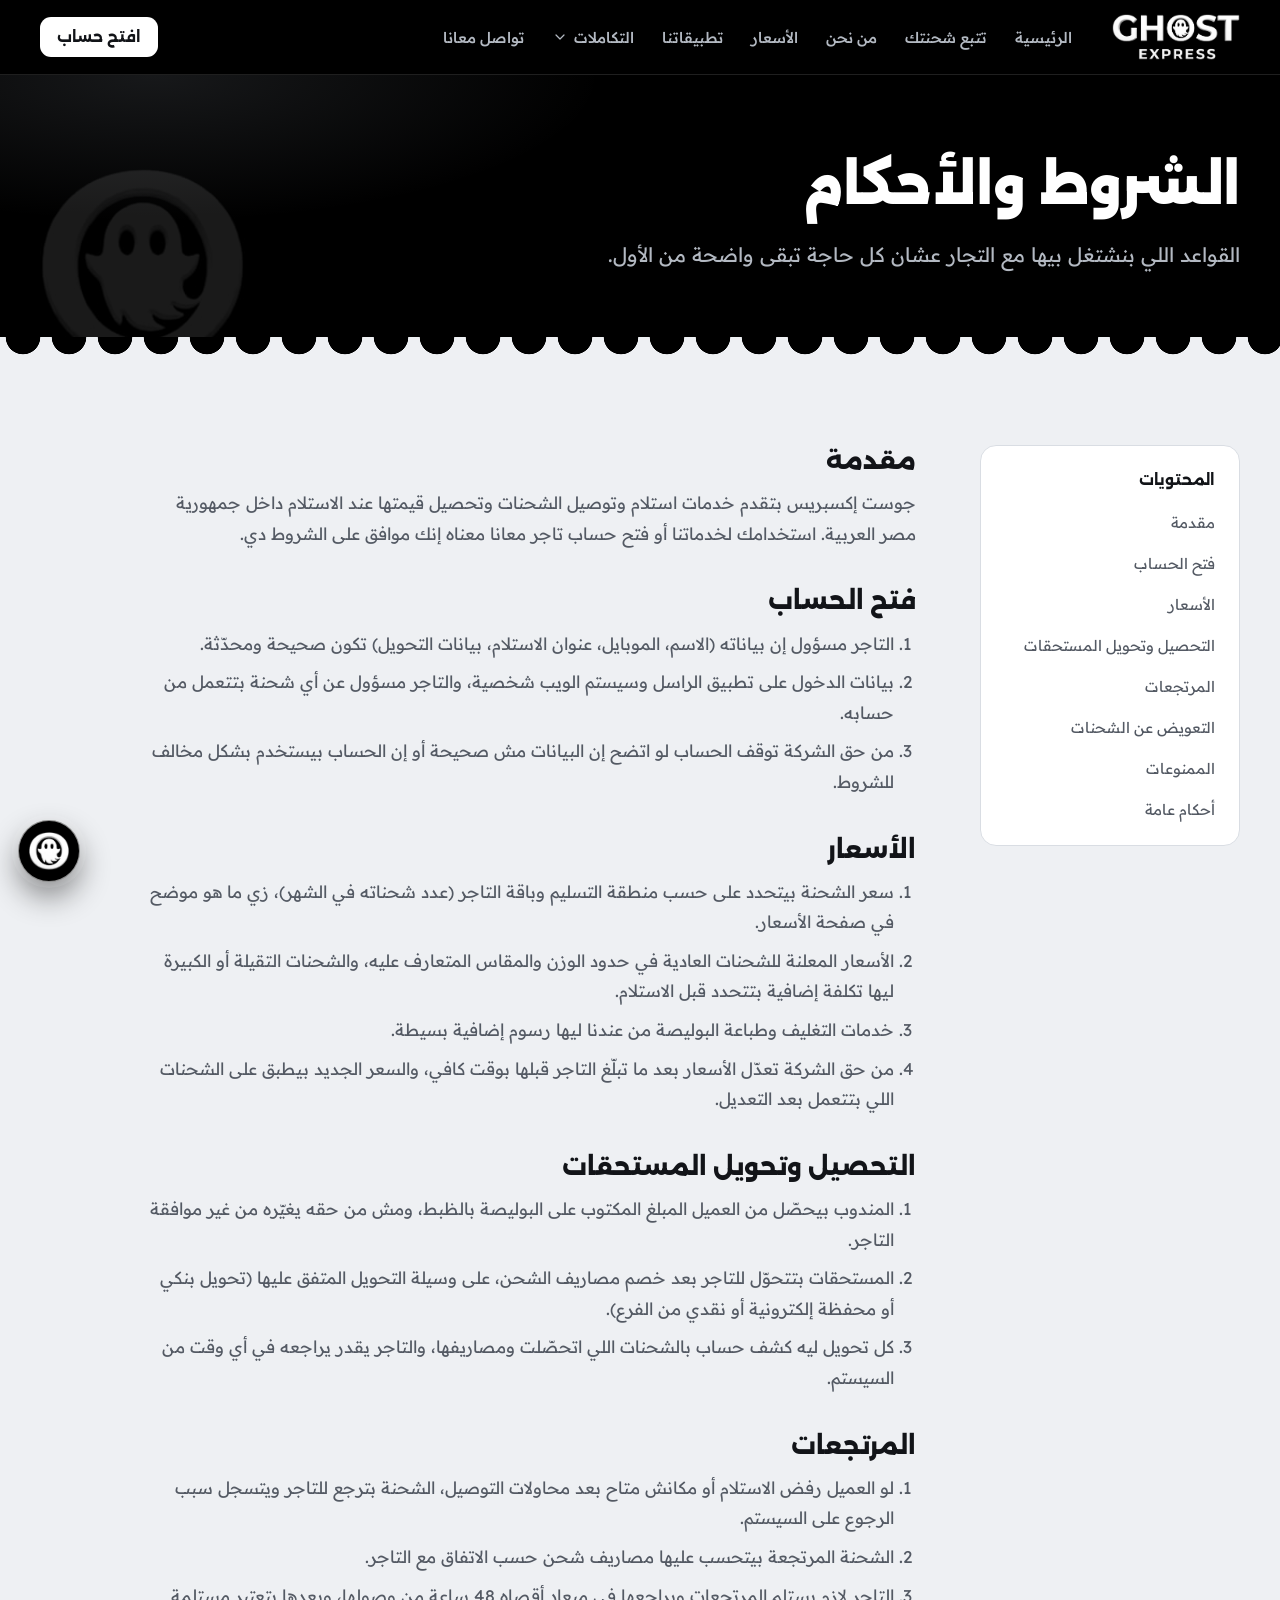
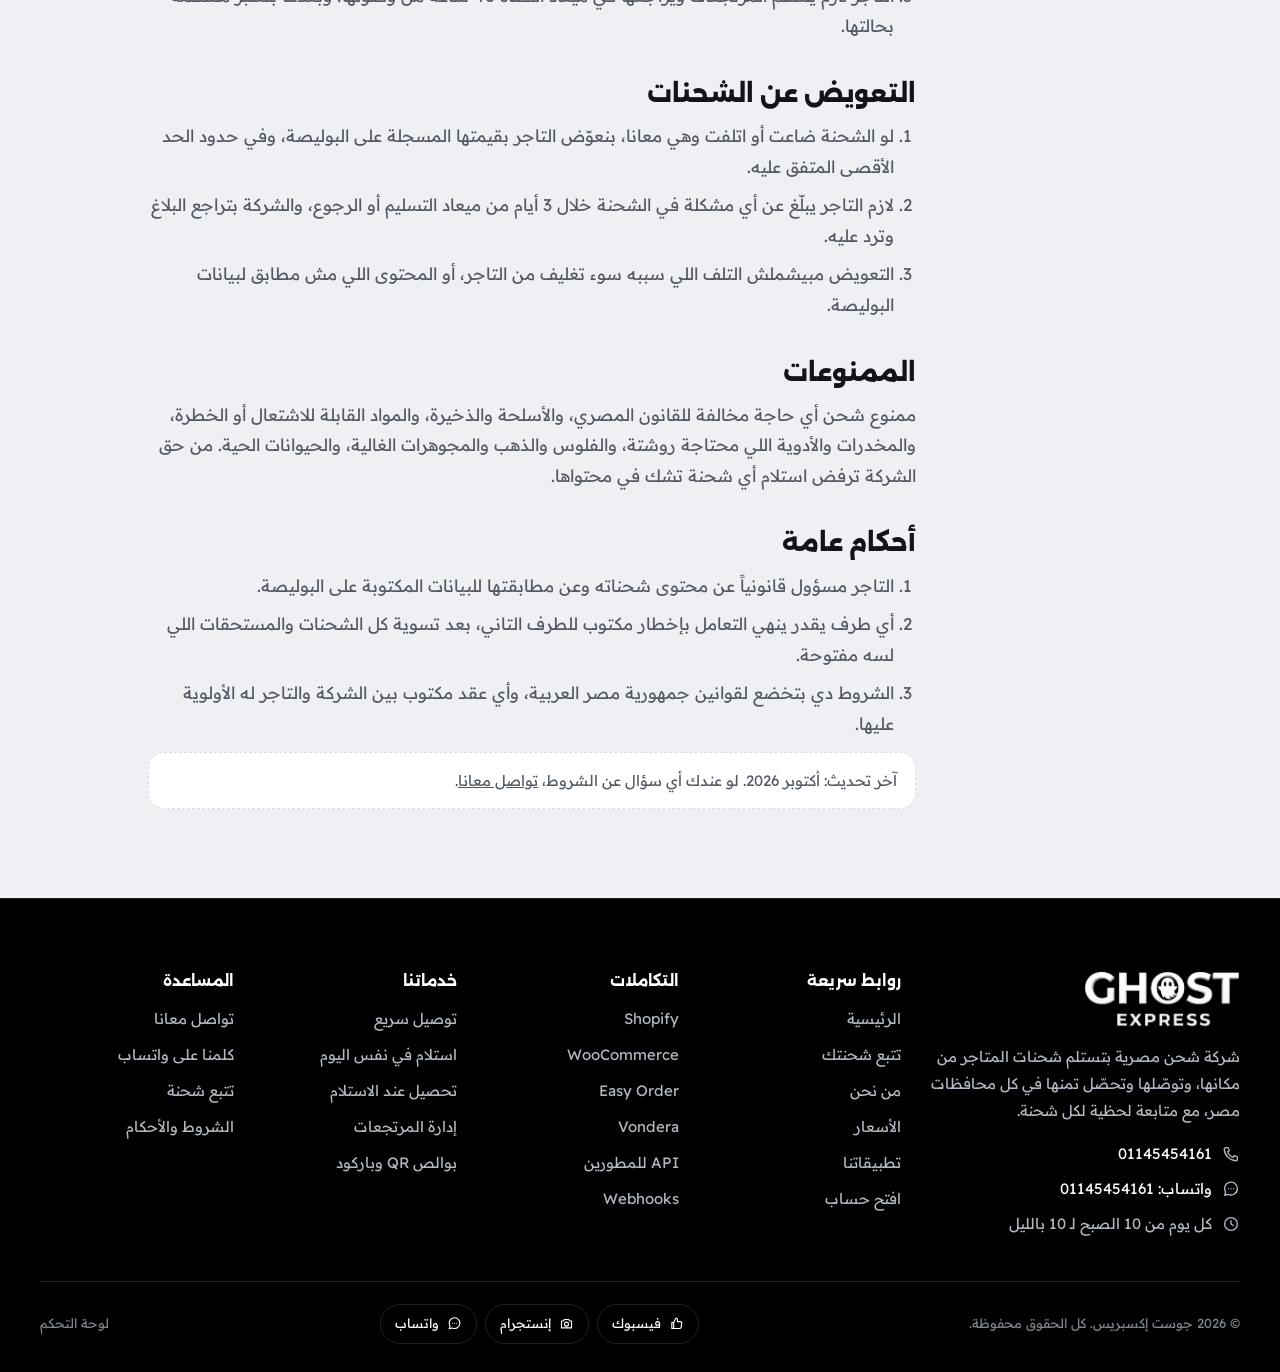
<file: terms.html>
<!doctype html>
<html lang="ar" dir="rtl">
<head>
<meta charset="utf-8">
<meta name="viewport" content="width=device-width, initial-scale=1, viewport-fit=cover">
<title>الشروط والأحكام | جوست إكسبريس</title>
<meta name="description" content="الشروط والأحكام الخاصة بالتعامل مع جوست إكسبريس لخدمات الشحن: الحساب، الأسعار، التحصيل، المرتجعات، والتعويضات.">
<meta name="theme-color" content="#000000">
<meta property="og:type" content="website">
<meta property="og:locale" content="ar_EG">
<meta property="og:site_name" content="Ghost Express">
<meta property="og:title" content="الشروط والأحكام | جوست إكسبريس">
<meta property="og:description" content="الشروط والأحكام الخاصة بالتعامل مع جوست إكسبريس لخدمات الشحن: الحساب، الأسعار، التحصيل، المرتجعات، والتعويضات.">
<meta property="og:image" content="assets/img/og-image.jpg">
<link rel="icon" type="image/png" sizes="32x32" href="assets/img/favicon-32.png">
<link rel="apple-touch-icon" href="assets/img/apple-touch-icon.png">
<link rel="preconnect" href="https://fonts.googleapis.com">
<link rel="preconnect" href="https://fonts.gstatic.com" crossorigin>
<link rel="stylesheet" href="https://fonts.googleapis.com/css2?family=Alexandria:wght@500;700;800;900&family=Readex+Pro:wght@300;400;500;600&display=swap">
<link rel="stylesheet" href="assets/css/site.css">
</head>
<body>
<svg xmlns="http://www.w3.org/2000/svg" style="position:absolute;width:0;height:0;overflow:hidden" aria-hidden="true" focusable="false">
  <defs>
    <symbol id="i-truck" viewBox="0 0 24 24" fill="none" stroke="currentColor" stroke-width="1.8" stroke-linecap="round" stroke-linejoin="round"><path d="M2.5 6.5h11v9.5h-11z"/><path d="M13.5 9.5h4l3 3.4V16h-7z"/><circle cx="6.5" cy="17.6" r="1.9"/><circle cx="16.8" cy="17.6" r="1.9"/></symbol>
    <symbol id="i-box" viewBox="0 0 24 24" fill="none" stroke="currentColor" stroke-width="1.8" stroke-linecap="round" stroke-linejoin="round"><path d="M3.5 7.5 12 3l8.5 4.5v9L12 21l-8.5-4.5z"/><path d="M3.5 7.5 12 12l8.5-4.5M12 12v9M7.8 5.2l8.4 4.6"/></symbol>
    <symbol id="i-store" viewBox="0 0 24 24" fill="none" stroke="currentColor" stroke-width="1.8" stroke-linecap="round" stroke-linejoin="round"><path d="M4.5 10.5V20h15v-9.5"/><path d="M3 10.5 5 4h14l2 6.5z"/><path d="M9.5 20v-5h5v5"/></symbol>
    <symbol id="i-cash" viewBox="0 0 24 24" fill="none" stroke="currentColor" stroke-width="1.8" stroke-linecap="round" stroke-linejoin="round"><rect x="2.5" y="6" width="19" height="12" rx="2"/><circle cx="12" cy="12" r="2.6"/><path d="M6 9.5v5M18 9.5v5"/></symbol>
    <symbol id="i-return" viewBox="0 0 24 24" fill="none" stroke="currentColor" stroke-width="1.8" stroke-linecap="round" stroke-linejoin="round"><path d="M15 14l5-5-5-5"/><path d="M20 9H9.5a5.5 5.5 0 0 0 0 11H13"/></symbol>
    <symbol id="i-pin" viewBox="0 0 24 24" fill="none" stroke="currentColor" stroke-width="1.8" stroke-linecap="round" stroke-linejoin="round"><path d="M12 21s7-6.2 7-11.5A7 7 0 0 0 5 9.5C5 14.8 12 21 12 21z"/><circle cx="12" cy="9.5" r="2.5"/></symbol>
    <symbol id="i-bolt" viewBox="0 0 24 24" fill="none" stroke="currentColor" stroke-width="1.8" stroke-linecap="round" stroke-linejoin="round"><path d="M13 2.5 4.5 13.5H12L11 21.5l8.5-11H12z"/></symbol>
    <symbol id="i-live" viewBox="0 0 24 24" fill="none" stroke="currentColor" stroke-width="1.8" stroke-linecap="round" stroke-linejoin="round"><path d="M2.5 12h4l2.5-6 4 12 2.5-6h6"/></symbol>
    <symbol id="i-qr" viewBox="0 0 24 24" fill="none" stroke="currentColor" stroke-width="1.8" stroke-linecap="round" stroke-linejoin="round"><rect x="3.5" y="3.5" width="6.5" height="6.5" rx="1"/><rect x="14" y="3.5" width="6.5" height="6.5" rx="1"/><rect x="3.5" y="14" width="6.5" height="6.5" rx="1"/><path d="M14 14h2.5v2.5H14zM18 18h2.5v2.5H18zM14 19v1.5M19 14h1.5"/></symbol>
    <symbol id="i-phone" viewBox="0 0 24 24" fill="none" stroke="currentColor" stroke-width="1.8" stroke-linecap="round" stroke-linejoin="round"><path d="M5 3.5h3.2l1.6 4.2-2.2 1.4a11 11 0 0 0 7.3 7.3l1.4-2.2 4.2 1.6V19a2 2 0 0 1-2 2A16.5 16.5 0 0 1 3 5.5a2 2 0 0 1 2-2z"/></symbol>
    <symbol id="i-chat" viewBox="0 0 24 24" fill="none" stroke="currentColor" stroke-width="1.8" stroke-linecap="round" stroke-linejoin="round"><path d="M20.5 11.5a8.5 8.5 0 0 1-12.3 7.6L3.5 20.5l1.4-4.5A8.5 8.5 0 1 1 20.5 11.5z"/><path d="M8.5 11.5h.01M12 11.5h.01M15.5 11.5h.01"/></symbol>
    <symbol id="i-mail" viewBox="0 0 24 24" fill="none" stroke="currentColor" stroke-width="1.8" stroke-linecap="round" stroke-linejoin="round"><rect x="3" y="5" width="18" height="14" rx="2"/><path d="m3.5 6.5 8.5 6.5 8.5-6.5"/></symbol>
    <symbol id="i-clock" viewBox="0 0 24 24" fill="none" stroke="currentColor" stroke-width="1.8" stroke-linecap="round" stroke-linejoin="round"><circle cx="12" cy="12" r="8.5"/><path d="M12 7.5V12l3 2"/></symbol>
    <symbol id="i-check" viewBox="0 0 24 24" fill="none" stroke="currentColor" stroke-width="2.2" stroke-linecap="round" stroke-linejoin="round"><path d="m5 12.5 4.5 4.5L19 7.5"/></symbol>
    <symbol id="i-arrow" viewBox="0 0 24 24" fill="none" stroke="currentColor" stroke-width="1.8" stroke-linecap="round" stroke-linejoin="round"><path d="M19 12H5M11 6l-6 6 6 6"/></symbol>
    <symbol id="i-chevron" viewBox="0 0 24 24" fill="none" stroke="currentColor" stroke-width="1.8" stroke-linecap="round" stroke-linejoin="round"><path d="m6 9 6 6 6-6"/></symbol>
    <symbol id="i-menu" viewBox="0 0 24 24" fill="none" stroke="currentColor" stroke-width="1.8" stroke-linecap="round" stroke-linejoin="round"><path d="M4 7h16M4 12h16M4 17h16"/></symbol>
    <symbol id="i-close" viewBox="0 0 24 24" fill="none" stroke="currentColor" stroke-width="1.8" stroke-linecap="round" stroke-linejoin="round"><path d="M6 6l12 12M18 6 6 18"/></symbol>
    <symbol id="i-copy" viewBox="0 0 24 24" fill="none" stroke="currentColor" stroke-width="1.8" stroke-linecap="round" stroke-linejoin="round"><rect x="8" y="8" width="12" height="12" rx="2"/><path d="M16 8V6a2 2 0 0 0-2-2H6a2 2 0 0 0-2 2v8a2 2 0 0 0 2 2h2"/></symbol>
    <symbol id="i-plug" viewBox="0 0 24 24" fill="none" stroke="currentColor" stroke-width="1.8" stroke-linecap="round" stroke-linejoin="round"><path d="M9 3v5M15 3v5"/><path d="M6 8h12v3a6 6 0 0 1-12 0z"/><path d="M12 17v4"/></symbol>
    <symbol id="i-code" viewBox="0 0 24 24" fill="none" stroke="currentColor" stroke-width="1.8" stroke-linecap="round" stroke-linejoin="round"><path d="m8 8-4 4 4 4M16 8l4 4-4 4M13.5 5l-3 14"/></symbol>
    <symbol id="i-sync" viewBox="0 0 24 24" fill="none" stroke="currentColor" stroke-width="1.8" stroke-linecap="round" stroke-linejoin="round"><path d="M20 7h-9a5 5 0 0 0-5 5"/><path d="m17 4 3 3-3 3"/><path d="M4 17h9a5 5 0 0 0 5-5"/><path d="m7 20-3-3 3-3"/></symbol>
    <symbol id="i-chart" viewBox="0 0 24 24" fill="none" stroke="currentColor" stroke-width="1.8" stroke-linecap="round" stroke-linejoin="round"><path d="M4 4v16h16"/><path d="M8.5 16v-5M12.5 16V8M16.5 16v-3"/></symbol>
    <symbol id="i-shield" viewBox="0 0 24 24" fill="none" stroke="currentColor" stroke-width="1.8" stroke-linecap="round" stroke-linejoin="round"><path d="M12 3 5 6v5.5c0 4.5 3 8 7 9.5 4-1.5 7-5 7-9.5V6z"/><path d="m9 12 2.2 2.2L15.5 10"/></symbol>
    <symbol id="i-users" viewBox="0 0 24 24" fill="none" stroke="currentColor" stroke-width="1.8" stroke-linecap="round" stroke-linejoin="round"><circle cx="9" cy="8.5" r="3.2"/><path d="M3 19.5c.6-3.2 3-5 6-5s5.4 1.8 6 5"/><path d="M15.5 5.6a3.2 3.2 0 0 1 0 6M17.5 14.7c1.8.6 3 2.2 3.4 4.8"/></symbol>
    <symbol id="i-shirt" viewBox="0 0 24 24" fill="none" stroke="currentColor" stroke-width="1.8" stroke-linecap="round" stroke-linejoin="round"><path d="M8.5 3.5 4 5.5 2.5 10l3.5 1.2V20.5h12V11.2l3.5-1.2L20 5.5l-4.5-2a3.5 3.5 0 0 1-7 0z"/></symbol>
    <symbol id="i-pill" viewBox="0 0 24 24" fill="none" stroke="currentColor" stroke-width="1.8" stroke-linecap="round" stroke-linejoin="round"><path d="M10.2 20.2a5 5 0 0 1-7.1-7.1l9.6-9.6a5 5 0 0 1 7.1 7.1z"/><path d="m8 8 8 8"/></symbol>
    <symbol id="i-building" viewBox="0 0 24 24" fill="none" stroke="currentColor" stroke-width="1.8" stroke-linecap="round" stroke-linejoin="round"><path d="M4.5 21V5.5L13 3v18"/><path d="M13 9h6.5v12"/><path d="M7.5 8h2.5M7.5 11.5h2.5M7.5 15h2.5M16 12.5h1M16 16h1"/><path d="M3 21h18"/></symbol>
    <symbol id="i-app" viewBox="0 0 24 24" fill="none" stroke="currentColor" stroke-width="1.8" stroke-linecap="round" stroke-linejoin="round"><rect x="6.5" y="2.5" width="11" height="19" rx="2.5"/><path d="M10.5 18.5h3"/></symbol>
    <symbol id="i-monitor" viewBox="0 0 24 24" fill="none" stroke="currentColor" stroke-width="1.8" stroke-linecap="round" stroke-linejoin="round"><rect x="2.5" y="4" width="19" height="13" rx="2"/><path d="M8 21h8M12 17v4"/></symbol>
    <symbol id="i-route" viewBox="0 0 24 24" fill="none" stroke="currentColor" stroke-width="1.8" stroke-linecap="round" stroke-linejoin="round"><circle cx="6" cy="18" r="2.5"/><circle cx="18" cy="6" r="2.5"/><path d="M8.5 18H15a3 3 0 0 0 0-6H9a3 3 0 0 1 0-6h6.5"/></symbol>
    <symbol id="i-search" viewBox="0 0 24 24" fill="none" stroke="currentColor" stroke-width="1.8" stroke-linecap="round" stroke-linejoin="round"><circle cx="11" cy="11" r="6.5"/><path d="m16 16 4.5 4.5"/></symbol>
    <symbol id="i-external" viewBox="0 0 24 24" fill="none" stroke="currentColor" stroke-width="1.8" stroke-linecap="round" stroke-linejoin="round"><path d="M14 4h6v6"/><path d="M20 4 11 13"/><path d="M18 14v5a1 1 0 0 1-1 1H5a1 1 0 0 1-1-1V7a1 1 0 0 1 1-1h5"/></symbol>
    <symbol id="i-tag" viewBox="0 0 24 24" fill="none" stroke="currentColor" stroke-width="1.8" stroke-linecap="round" stroke-linejoin="round"><path d="M3.5 12.2V4.5a1 1 0 0 1 1-1h7.7L21 12.3a1.5 1.5 0 0 1 0 2.1l-6.6 6.6a1.5 1.5 0 0 1-2.1 0z"/><circle cx="8" cy="8" r="1.5"/></symbol>
    <symbol id="i-inbox" viewBox="0 0 24 24" fill="none" stroke="currentColor" stroke-width="1.8" stroke-linecap="round" stroke-linejoin="round"><path d="M3.5 13.5 6 5h12l2.5 8.5V19a1 1 0 0 1-1 1h-15a1 1 0 0 1-1-1z"/><path d="M3.5 13.5H8l1.5 2.5h5l1.5-2.5h4.5"/></symbol>
    <symbol id="i-sliders" viewBox="0 0 24 24" fill="none" stroke="currentColor" stroke-width="1.8" stroke-linecap="round" stroke-linejoin="round"><path d="M4 7h10M18 7h2M4 17h4M12 17h8"/><circle cx="16" cy="7" r="2"/><circle cx="10" cy="17" r="2"/></symbol>
    <symbol id="i-lock" viewBox="0 0 24 24" fill="none" stroke="currentColor" stroke-width="1.8" stroke-linecap="round" stroke-linejoin="round"><rect x="4.5" y="10.5" width="15" height="10" rx="2"/><path d="M8 10.5V7.5a4 4 0 0 1 8 0v3"/></symbol>
    <symbol id="i-logout" viewBox="0 0 24 24" fill="none" stroke="currentColor" stroke-width="1.8" stroke-linecap="round" stroke-linejoin="round"><path d="M14 4h4a2 2 0 0 1 2 2v12a2 2 0 0 1-2 2h-4"/><path d="M9 16l-4-4 4-4M5 12h10"/></symbol>
    <symbol id="i-trash" viewBox="0 0 24 24" fill="none" stroke="currentColor" stroke-width="1.8" stroke-linecap="round" stroke-linejoin="round"><path d="M4 7h16M10 11v6M14 11v6"/><path d="M6 7l1 13h10l1-13"/><path d="M9 7V4h6v3"/></symbol>
    <symbol id="i-download" viewBox="0 0 24 24" fill="none" stroke="currentColor" stroke-width="1.8" stroke-linecap="round" stroke-linejoin="round"><path d="M12 4v11M7 10l5 5 5-5"/><path d="M5 20h14"/></symbol>
    <symbol id="i-home" viewBox="0 0 24 24" fill="none" stroke="currentColor" stroke-width="1.8" stroke-linecap="round" stroke-linejoin="round"><path d="M4 11 12 4l8 7"/><path d="M6 9.5V20h12V9.5"/></symbol>
    <symbol id="i-wallet" viewBox="0 0 24 24" fill="none" stroke="currentColor" stroke-width="1.8" stroke-linecap="round" stroke-linejoin="round"><path d="M19 8V6a1.5 1.5 0 0 0-1.5-1.5H6A2.5 2.5 0 0 0 3.5 7v10A2.5 2.5 0 0 0 6 19.5h13a1.5 1.5 0 0 0 1.5-1.5V9.5A1.5 1.5 0 0 0 19 8H6a2.5 2.5 0 0 1-2.5-1"/><circle cx="16.5" cy="13.8" r="1.2"/></symbol>
    <symbol id="i-user" viewBox="0 0 24 24" fill="none" stroke="currentColor" stroke-width="1.8" stroke-linecap="round" stroke-linejoin="round"><circle cx="12" cy="8" r="3.8"/><path d="M4.5 20.5c.8-4 3.8-6.2 7.5-6.2s6.7 2.2 7.5 6.2"/></symbol>
    <symbol id="i-hub" viewBox="0 0 24 24" fill="none" stroke="currentColor" stroke-width="1.8" stroke-linecap="round" stroke-linejoin="round"><path d="M3 20V9l9-5 9 5v11"/><path d="M7 20v-7h10v7M7 16.5h10"/></symbol>
    <symbol id="i-refresh" viewBox="0 0 24 24" fill="none" stroke="currentColor" stroke-width="1.8" stroke-linecap="round" stroke-linejoin="round"><path d="M20 11a8 8 0 0 0-14.5-4.5L4 8"/><path d="M4 4v4h4"/><path d="M4 13a8 8 0 0 0 14.5 4.5L20 16"/><path d="M20 20v-4h-4"/></symbol>
    <symbol id="i-info" viewBox="0 0 24 24" fill="none" stroke="currentColor" stroke-width="1.8" stroke-linecap="round" stroke-linejoin="round"><circle cx="12" cy="12" r="8.5"/><path d="M12 11v5M12 8h.01"/></symbol>
    <symbol id="i-link" viewBox="0 0 24 24" fill="none" stroke="currentColor" stroke-width="1.8" stroke-linecap="round" stroke-linejoin="round"><path d="M10 14a4.5 4.5 0 0 0 6.4 0l3-3a4.5 4.5 0 0 0-6.4-6.4l-1 1"/><path d="M14 10a4.5 4.5 0 0 0-6.4 0l-3 3a4.5 4.5 0 0 0 6.4 6.4l1-1"/></symbol>
    <symbol id="i-camera" viewBox="0 0 24 24" fill="none" stroke="currentColor" stroke-width="1.8" stroke-linecap="round" stroke-linejoin="round"><path d="M4 8h3l1.5-2.5h7L17 8h3v11H4z"/><circle cx="12" cy="13" r="3.2"/></symbol>
    <symbol id="i-thumb" viewBox="0 0 24 24" fill="none" stroke="currentColor" stroke-width="1.8" stroke-linecap="round" stroke-linejoin="round"><path d="M7.5 10.5V20H4.5v-9.5z"/><path d="M7.5 10.5 11 3.5a2 2 0 0 1 2.5 2V9h5a2 2 0 0 1 2 2.3l-1.2 6.8a2 2 0 0 1-2 1.9H7.5"/></symbol>
    <symbol id="i-play" viewBox="0 0 24 24" fill="none" stroke="currentColor" stroke-width="1.8" stroke-linecap="round" stroke-linejoin="round"><path d="M6 4.5v15l13-7.5z"/></symbol>
  </defs>
</svg>
<a class="sr-only" href="#main">تخطي للمحتوى</a>
<header class="site-header">
  <div class="wrap">
    <a class="brand" href="index.html" aria-label="جوست إكسبريس، الصفحة الرئيسية"><img src="assets/img/logo-white.png" alt="Ghost Express" width="654" height="235"></a>
    <nav class="nav" aria-label="القائمة الرئيسية">
      <a href="index.html" data-nav="home">الرئيسية</a>
      <a href="track.html" data-nav="track">تتبع شحنتك</a>
      <a href="about.html" data-nav="about">من نحن</a>
      <a href="prices.html" data-nav="prices">الأسعار</a>
      <a href="apps.html" data-nav="apps">تطبيقاتنا</a>
      <div class="nav-drop" data-drop>
        <button type="button" aria-expanded="false" aria-controls="drop-integ">التكاملات <svg class="ic" aria-hidden="true"><use href="#i-chevron"/></svg></button>
        <div class="drop" id="drop-integ" hidden>
          <a href="integrations.html#shopify"><svg class="ic" aria-hidden="true"><use href="#i-store"/></svg>ربط Shopify</a>
          <a href="integrations.html#woocommerce"><svg class="ic" aria-hidden="true"><use href="#i-store"/></svg>ربط WooCommerce (ووردبريس)</a>
          <a href="integrations.html#easyorder"><svg class="ic" aria-hidden="true"><use href="#i-store"/></svg>ربط Easy Order</a>
          <a href="integrations.html#vondera"><svg class="ic" aria-hidden="true"><use href="#i-store"/></svg>ربط Vondera</a>
          <a href="integrations.html#api"><svg class="ic" aria-hidden="true"><use href="#i-code"/></svg>API للمطورين</a>
          <a href="integrations.html#webhooks"><svg class="ic" aria-hidden="true"><use href="#i-sync"/></svg>Webhooks</a>
          <hr>
          <a href="terms.html" data-nav="terms"><svg class="ic" aria-hidden="true"><use href="#i-shield"/></svg>الشروط والأحكام</a>
        </div>
      </div>
      <a href="contact.html" data-nav="contact">تواصل معانا</a>
    </nav>
    <div class="head-actions">
      <a class="btn btn--line btn--sm" data-gx-link="systemUrl" data-gx-optional target="_blank" rel="noopener" hidden>دخول التجار</a>
      <a class="btn btn--sm" href="register.html">افتح حساب</a>
      <button class="menu-btn" type="button" aria-expanded="false" aria-controls="mnav" aria-label="القائمة"><svg class="ic" aria-hidden="true"><use href="#i-menu"/></svg></button>
    </div>
  </div>
  <div class="mobile-nav" id="mnav" hidden>
    <nav class="wrap" aria-label="القائمة">
      <a href="index.html" data-nav="home"><svg class="ic" aria-hidden="true"><use href="#i-home"/></svg>الرئيسية</a>
      <a href="track.html" data-nav="track"><svg class="ic" aria-hidden="true"><use href="#i-search"/></svg>تتبع شحنتك</a>
      <a href="about.html" data-nav="about"><svg class="ic" aria-hidden="true"><use href="#i-users"/></svg>من نحن</a>
      <a href="prices.html" data-nav="prices"><svg class="ic" aria-hidden="true"><use href="#i-tag"/></svg>الأسعار</a>
      <a href="apps.html" data-nav="apps"><svg class="ic" aria-hidden="true"><use href="#i-app"/></svg>تطبيقاتنا</a>
      <a href="integrations.html" data-nav="integrations"><svg class="ic" aria-hidden="true"><use href="#i-plug"/></svg>التكاملات</a>
      <a href="contact.html" data-nav="contact"><svg class="ic" aria-hidden="true"><use href="#i-mail"/></svg>تواصل معانا</a>
      <a href="terms.html" data-nav="terms"><svg class="ic" aria-hidden="true"><use href="#i-shield"/></svg>الشروط والأحكام</a>
      <div class="btn-row">
        <a class="btn" href="register.html">افتح حساب تاجر</a>
        <a class="btn btn--line" data-gx-link="systemUrl" data-gx-optional target="_blank" rel="noopener" hidden>دخول التجار</a>
      </div>
    </nav>
  </div>
</header>
<main data-title="الشروط والأحكام | جوست إكسبريس" id="main" data-page="terms">
  <section class="opener" aria-labelledby="h-terms">
    <div class="wrap">
      <h1 id="h-terms">الشروط والأحكام</h1>
      <p>القواعد اللي بنشتغل بيها مع التجار عشان كل حاجة تبقى واضحة من الأول.</p>
    </div>
    <img class="opener-mark" src="assets/img/mark-white.png" alt="" aria-hidden="true" width="191" height="185">
  </section>
  <div class="hem" aria-hidden="true"></div>

  <section class="band band--paper">
    <div class="wrap terms-layout">
      <nav class="toc" aria-label="محتويات الصفحة">
        <b>المحتويات</b>
        <a href="#t-intro">مقدمة</a>
        <a href="#t-account">فتح الحساب</a>
        <a href="#t-prices">الأسعار</a>
        <a href="#t-cod">التحصيل وتحويل المستحقات</a>
        <a href="#t-returns">المرتجعات</a>
        <a href="#t-claims">التعويض عن الشحنات</a>
        <a href="#t-banned">الممنوعات</a>
        <a href="#t-general">أحكام عامة</a>
      </nav>
      <div class="terms">
        <section id="t-intro">
          <h2>مقدمة</h2>
          <p>جوست إكسبريس بتقدم خدمات استلام وتوصيل الشحنات وتحصيل قيمتها عند الاستلام داخل جمهورية مصر العربية. استخدامك لخدماتنا أو فتح حساب تاجر معانا معناه إنك موافق على الشروط دي.</p>
        </section>
        <section id="t-account">
          <h2>فتح الحساب</h2>
          <ol>
            <li>التاجر مسؤول إن بياناته (الاسم، الموبايل، عنوان الاستلام، بيانات التحويل) تكون صحيحة ومحدّثة.</li>
            <li>بيانات الدخول على تطبيق الراسل وسيستم الويب شخصية، والتاجر مسؤول عن أي شحنة بتتعمل من حسابه.</li>
            <li>من حق الشركة توقف الحساب لو اتضح إن البيانات مش صحيحة أو إن الحساب بيستخدم بشكل مخالف للشروط.</li>
          </ol>
        </section>
        <section id="t-prices">
          <h2>الأسعار</h2>
          <ol>
            <li>سعر الشحنة بيتحدد على حسب منطقة التسليم وباقة التاجر (عدد شحناته في الشهر)، زي ما هو موضح في صفحة الأسعار.</li>
            <li>الأسعار المعلنة للشحنات العادية في حدود الوزن والمقاس المتعارف عليه، والشحنات التقيلة أو الكبيرة ليها تكلفة إضافية بتتحدد قبل الاستلام.</li>
            <li>خدمات التغليف وطباعة البوليصة من عندنا ليها رسوم إضافية بسيطة.</li>
            <li>من حق الشركة تعدّل الأسعار بعد ما تبلّغ التاجر قبلها بوقت كافي، والسعر الجديد بيطبق على الشحنات اللي بتتعمل بعد التعديل.</li>
          </ol>
        </section>
        <section id="t-cod">
          <h2>التحصيل وتحويل المستحقات</h2>
          <ol>
            <li>المندوب بيحصّل من العميل المبلغ المكتوب على البوليصة بالظبط، ومش من حقه يغيّره من غير موافقة التاجر.</li>
            <li>المستحقات بتتحوّل للتاجر بعد خصم مصاريف الشحن، على وسيلة التحويل المتفق عليها (تحويل بنكي أو محفظة إلكترونية أو نقدي من الفرع).</li>
            <li>كل تحويل ليه كشف حساب بالشحنات اللي اتحصّلت ومصاريفها، والتاجر يقدر يراجعه في أي وقت من السيستم.</li>
          </ol>
        </section>
        <section id="t-returns">
          <h2>المرتجعات</h2>
          <ol>
            <li>لو العميل رفض الاستلام أو مكانش متاح بعد محاولات التوصيل، الشحنة بترجع للتاجر ويتسجل سبب الرجوع على السيستم.</li>
            <li>الشحنة المرتجعة بيتحسب عليها مصاريف شحن حسب الاتفاق مع التاجر.</li>
            <li>التاجر لازم يستلم المرتجعات ويراجعها في ميعاد أقصاه 48 ساعة من وصولها، وبعدها بتعتبر مستلمة بحالتها.</li>
          </ol>
        </section>
        <section id="t-claims">
          <h2>التعويض عن الشحنات</h2>
          <ol>
            <li>لو الشحنة ضاعت أو اتلفت وهي معانا، بنعوّض التاجر بقيمتها المسجلة على البوليصة، وفي حدود الحد الأقصى المتفق عليه.</li>
            <li>لازم التاجر يبلّغ عن أي مشكلة في الشحنة خلال 3 أيام من ميعاد التسليم أو الرجوع، والشركة بتراجع البلاغ وترد عليه.</li>
            <li>التعويض مبيشملش التلف اللي سببه سوء تغليف من التاجر، أو المحتوى اللي مش مطابق لبيانات البوليصة.</li>
          </ol>
        </section>
        <section id="t-banned">
          <h2>الممنوعات</h2>
          <p>ممنوع شحن أي حاجة مخالفة للقانون المصري، والأسلحة والذخيرة، والمواد القابلة للاشتعال أو الخطرة، والمخدرات والأدوية اللي محتاجة روشتة، والفلوس والذهب والمجوهرات الغالية، والحيوانات الحية. من حق الشركة ترفض استلام أي شحنة تشك في محتواها.</p>
        </section>
        <section id="t-general">
          <h2>أحكام عامة</h2>
          <ol>
            <li>التاجر مسؤول قانونياً عن محتوى شحناته وعن مطابقتها للبيانات المكتوبة على البوليصة.</li>
            <li>أي طرف يقدر ينهي التعامل بإخطار مكتوب للطرف التاني، بعد تسوية كل الشحنات والمستحقات اللي لسه مفتوحة.</li>
            <li>الشروط دي بتخضع لقوانين جمهورية مصر العربية، وأي عقد مكتوب بين الشركة والتاجر له الأولوية عليها.</li>
          </ol>
          <p class="updated">آخر تحديث: أكتوبر 2026. لو عندك أي سؤال عن الشروط، <a href="contact.html">تواصل معانا</a>.</p>
        </section>
      </div>
    </div>
  </section>
</main>
<footer class="site-footer">
  <div class="wrap">
    <div class="foot-grid">
      <div class="foot-brand">
        <img src="assets/img/logo-white.png" alt="Ghost Express" width="654" height="235">
        <p>شركة شحن مصرية بتستلم شحنات المتاجر من مكانها، وتوصّلها وتحصّل تمنها في كل محافظات مصر، مع متابعة لحظية لكل شحنة.</p>
        <ul class="foot-contact">
          <li><svg class="ic" aria-hidden="true"><use href="#i-phone"/></svg><a data-gx-link="tel"><span class="ltr" data-gx-text="phone">01145454161</span></a></li>
          <li><svg class="ic" aria-hidden="true"><use href="#i-chat"/></svg><a data-gx-link="whatsapp" target="_blank" rel="noopener">واتساب: <span class="ltr" data-gx-text="whatsapp">01145454161</span></a></li>
          <li data-gx-row="email" hidden><svg class="ic" aria-hidden="true"><use href="#i-mail"/></svg><a data-gx-link="email" data-gx-text="email"></a></li>
          <li data-gx-row="address" hidden><svg class="ic" aria-hidden="true"><use href="#i-pin"/></svg><span data-gx-text="address"></span></li>
          <li data-gx-row="hours"><svg class="ic" aria-hidden="true"><use href="#i-clock"/></svg><span data-gx-text="hours"></span></li>
        </ul>
      </div>
      <div class="foot-col">
        <h3>روابط سريعة</h3>
        <ul>
          <li><a href="index.html">الرئيسية</a></li>
          <li><a href="track.html">تتبع شحنتك</a></li>
          <li><a href="about.html">من نحن</a></li>
          <li><a href="prices.html">الأسعار</a></li>
          <li><a href="apps.html">تطبيقاتنا</a></li>
          <li><a href="register.html">افتح حساب</a></li>
        </ul>
      </div>
      <div class="foot-col">
        <h3>التكاملات</h3>
        <ul>
          <li><a href="integrations.html#shopify">Shopify</a></li>
          <li><a href="integrations.html#woocommerce">WooCommerce</a></li>
          <li><a href="integrations.html#easyorder">Easy Order</a></li>
          <li><a href="integrations.html#vondera">Vondera</a></li>
          <li><a href="integrations.html#api">API للمطورين</a></li>
          <li><a href="integrations.html#webhooks">Webhooks</a></li>
        </ul>
      </div>
      <div class="foot-col">
        <h3>خدماتنا</h3>
        <ul>
          <li>توصيل سريع</li>
          <li>استلام في نفس اليوم</li>
          <li>تحصيل عند الاستلام</li>
          <li>إدارة المرتجعات</li>
          <li>بوالص QR وباركود</li>
        </ul>
      </div>
      <div class="foot-col">
        <h3>المساعدة</h3>
        <ul>
          <li><a href="contact.html">تواصل معانا</a></li>
          <li><a data-gx-link="whatsapp" target="_blank" rel="noopener">كلمنا على واتساب</a></li>
          <li><a href="track.html">تتبع شحنة</a></li>
          <li><a href="terms.html">الشروط والأحكام</a></li>
          <li data-gx-row="systemUrl" hidden><a data-gx-link="systemUrl" target="_blank" rel="noopener">دخول التجار</a></li>
        </ul>
      </div>
    </div>
    <div class="foot-bottom">
      <span>© <span data-year>2026</span> جوست إكسبريس. كل الحقوق محفوظة.</span>
      <div class="social">
        <a data-gx-link="facebook" data-gx-optional target="_blank" rel="noopener"><svg class="ic" aria-hidden="true"><use href="#i-thumb"/></svg>فيسبوك</a>
        <a data-gx-link="instagram" data-gx-optional target="_blank" rel="noopener"><svg class="ic" aria-hidden="true"><use href="#i-camera"/></svg>إنستجرام</a>
        <a data-gx-link="tiktok" data-gx-optional target="_blank" rel="noopener" hidden><svg class="ic" aria-hidden="true"><use href="#i-play"/></svg>تيك توك</a>
        <a data-gx-link="whatsapp" target="_blank" rel="noopener"><svg class="ic" aria-hidden="true"><use href="#i-chat"/></svg>واتساب</a>
      </div>
      <a class="foot-admin" href="admin.html">لوحة التحكم</a>
    </div>
  </div>
</footer>
<div class="helper" data-helper>
  <div class="helper-panel" id="helper-panel" role="dialog" aria-label="مساعدة سريعة" hidden>
    <div class="helper-head">
      <img src="assets/img/mark-white.png" alt="" width="191" height="185">
      <div><b>أهلاً، أنا جوستي</b><span>تحب أساعدك في إيه؟</span></div>
    </div>
    <div class="helper-list">
      <a href="track.html"><svg class="ic" aria-hidden="true"><use href="#i-search"/></svg>تتبع شحنتك</a>
      <a href="prices.html"><svg class="ic" aria-hidden="true"><use href="#i-tag"/></svg>اعرف سعر الشحن لمحافظتك</a>
      <a href="register.html"><svg class="ic" aria-hidden="true"><use href="#i-store"/></svg>افتح حساب تاجر</a>
      <a href="contact.html"><svg class="ic" aria-hidden="true"><use href="#i-mail"/></svg>ابعتلنا رسالة</a>
      <a class="wa" data-gx-link="whatsapp" target="_blank" rel="noopener"><svg class="ic" aria-hidden="true"><use href="#i-chat"/></svg>كلمنا على واتساب</a>
    </div>
    <div class="helper-call">
      <span>أو اتصل بينا: <b class="ltr" data-gx-text="phone">01145454161</b></span>
      <button class="copy-btn" type="button" data-copy-setting="phone"><svg class="ic" aria-hidden="true"><use href="#i-copy"/></svg>نسخ</button>
    </div>
  </div>
  <button class="helper-btn" type="button" aria-expanded="false" aria-controls="helper-panel" aria-label="مساعدة سريعة"><img src="assets/img/mark-white.png" alt="" width="191" height="185"><svg class="ic" aria-hidden="true" hidden><use href="#i-close"/></svg></button>
</div>
<script src="assets/js/data.js"></script>
<script src="assets/js/store.js"></script>
<script src="assets/js/site.js"></script>
</body>
</html>
</file>
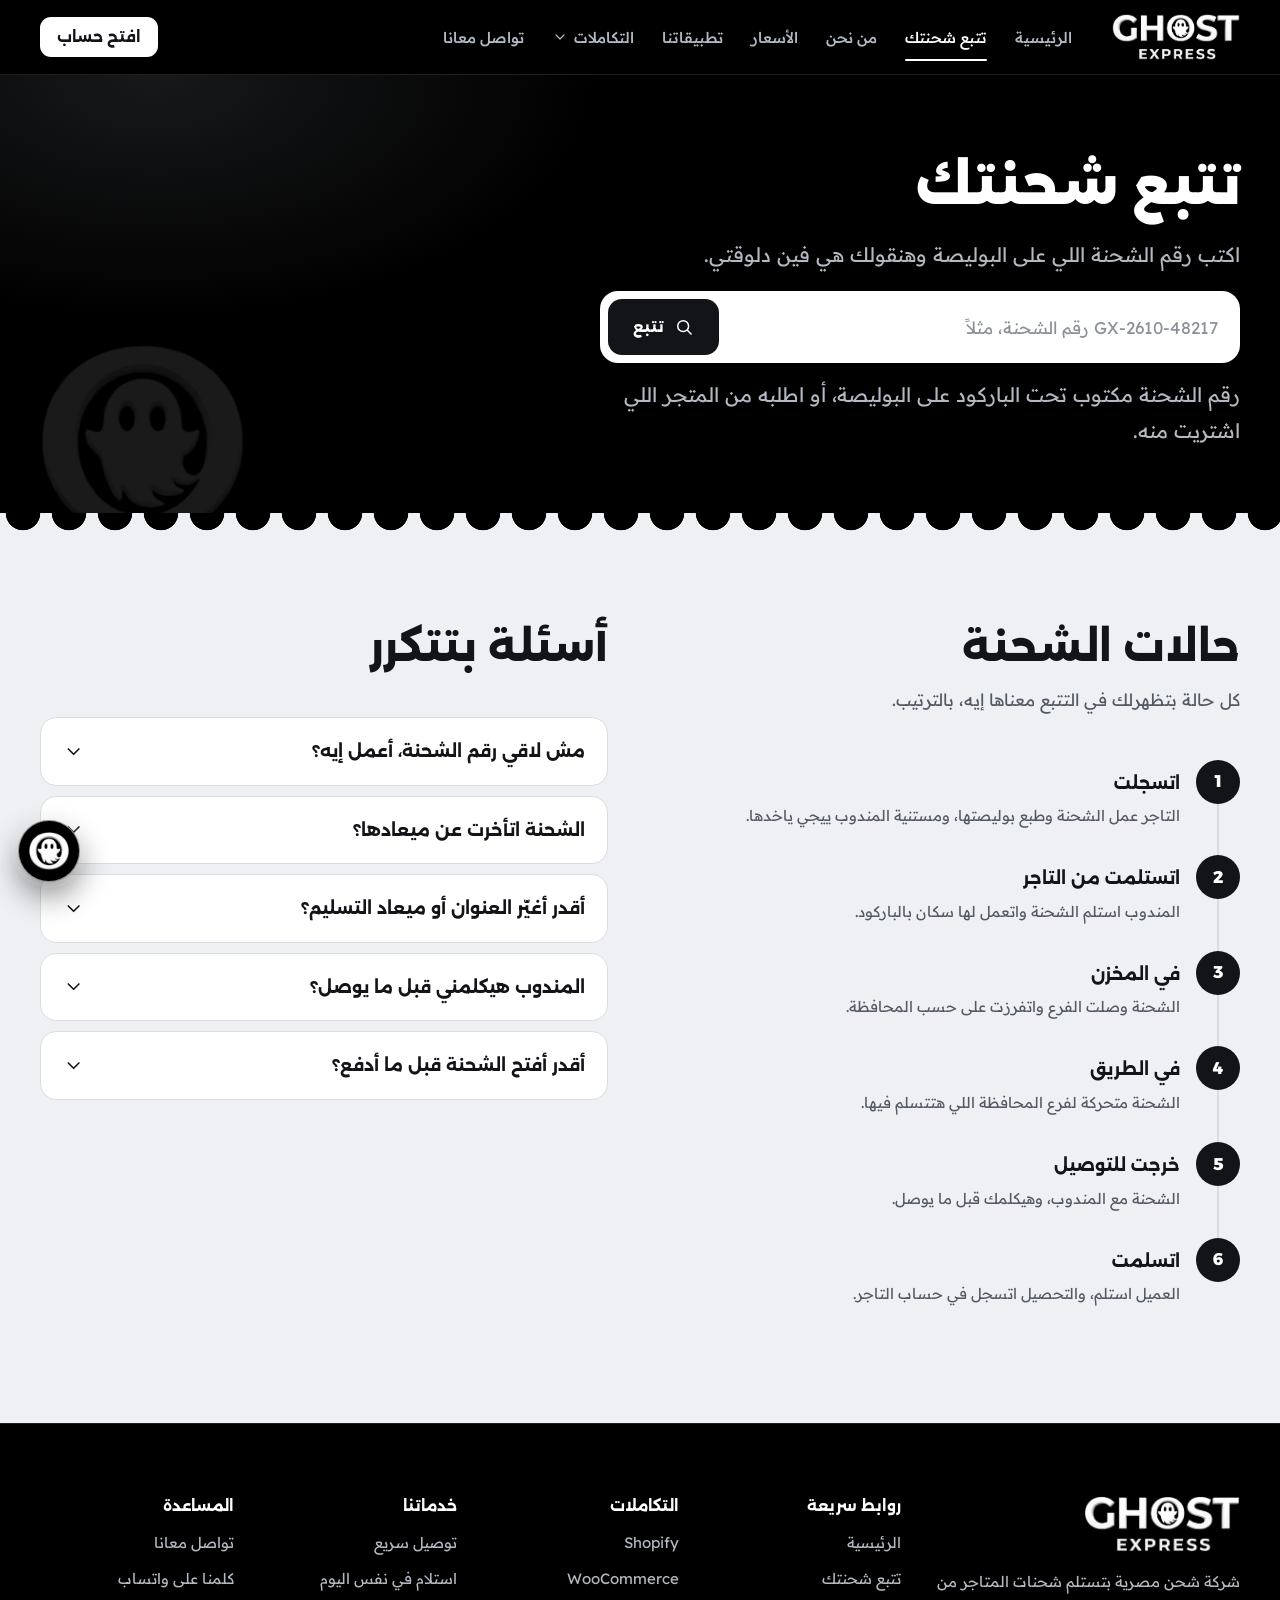
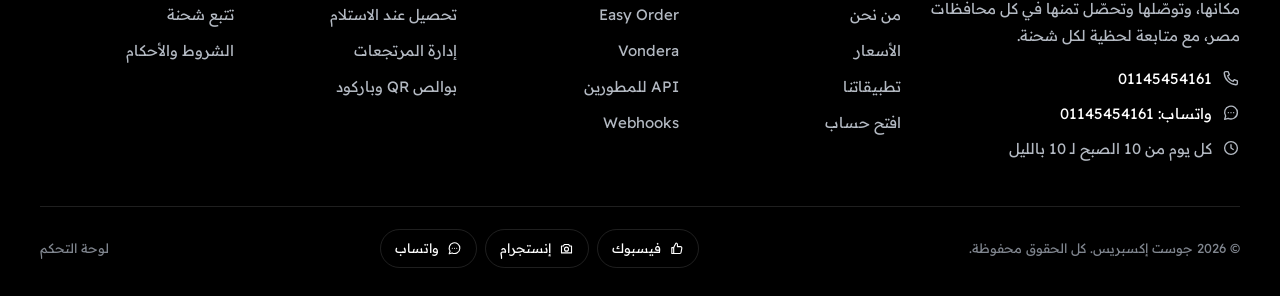
<file: track.html>
<!doctype html>
<html lang="ar" dir="rtl">
<head>
<meta charset="utf-8">
<meta name="viewport" content="width=device-width, initial-scale=1, viewport-fit=cover">
<title>تتبع شحنتك | جوست إكسبريس</title>
<meta name="description" content="اكتب رقم الشحنة اللي على البوليصة واعرف شحنتك فين دلوقتي مع جوست إكسبريس.">
<meta name="theme-color" content="#000000">
<meta property="og:type" content="website">
<meta property="og:locale" content="ar_EG">
<meta property="og:site_name" content="Ghost Express">
<meta property="og:title" content="تتبع شحنتك | جوست إكسبريس">
<meta property="og:description" content="اكتب رقم الشحنة اللي على البوليصة واعرف شحنتك فين دلوقتي مع جوست إكسبريس.">
<meta property="og:image" content="assets/img/og-image.jpg">
<link rel="icon" type="image/png" sizes="32x32" href="assets/img/favicon-32.png">
<link rel="apple-touch-icon" href="assets/img/apple-touch-icon.png">
<link rel="preconnect" href="https://fonts.googleapis.com">
<link rel="preconnect" href="https://fonts.gstatic.com" crossorigin>
<link rel="stylesheet" href="https://fonts.googleapis.com/css2?family=Alexandria:wght@500;700;800;900&family=Readex+Pro:wght@300;400;500;600&display=swap">
<link rel="stylesheet" href="assets/css/site.css">
</head>
<body>
<svg xmlns="http://www.w3.org/2000/svg" style="position:absolute;width:0;height:0;overflow:hidden" aria-hidden="true" focusable="false">
  <defs>
    <symbol id="i-truck" viewBox="0 0 24 24" fill="none" stroke="currentColor" stroke-width="1.8" stroke-linecap="round" stroke-linejoin="round"><path d="M2.5 6.5h11v9.5h-11z"/><path d="M13.5 9.5h4l3 3.4V16h-7z"/><circle cx="6.5" cy="17.6" r="1.9"/><circle cx="16.8" cy="17.6" r="1.9"/></symbol>
    <symbol id="i-box" viewBox="0 0 24 24" fill="none" stroke="currentColor" stroke-width="1.8" stroke-linecap="round" stroke-linejoin="round"><path d="M3.5 7.5 12 3l8.5 4.5v9L12 21l-8.5-4.5z"/><path d="M3.5 7.5 12 12l8.5-4.5M12 12v9M7.8 5.2l8.4 4.6"/></symbol>
    <symbol id="i-store" viewBox="0 0 24 24" fill="none" stroke="currentColor" stroke-width="1.8" stroke-linecap="round" stroke-linejoin="round"><path d="M4.5 10.5V20h15v-9.5"/><path d="M3 10.5 5 4h14l2 6.5z"/><path d="M9.5 20v-5h5v5"/></symbol>
    <symbol id="i-cash" viewBox="0 0 24 24" fill="none" stroke="currentColor" stroke-width="1.8" stroke-linecap="round" stroke-linejoin="round"><rect x="2.5" y="6" width="19" height="12" rx="2"/><circle cx="12" cy="12" r="2.6"/><path d="M6 9.5v5M18 9.5v5"/></symbol>
    <symbol id="i-return" viewBox="0 0 24 24" fill="none" stroke="currentColor" stroke-width="1.8" stroke-linecap="round" stroke-linejoin="round"><path d="M15 14l5-5-5-5"/><path d="M20 9H9.5a5.5 5.5 0 0 0 0 11H13"/></symbol>
    <symbol id="i-pin" viewBox="0 0 24 24" fill="none" stroke="currentColor" stroke-width="1.8" stroke-linecap="round" stroke-linejoin="round"><path d="M12 21s7-6.2 7-11.5A7 7 0 0 0 5 9.5C5 14.8 12 21 12 21z"/><circle cx="12" cy="9.5" r="2.5"/></symbol>
    <symbol id="i-bolt" viewBox="0 0 24 24" fill="none" stroke="currentColor" stroke-width="1.8" stroke-linecap="round" stroke-linejoin="round"><path d="M13 2.5 4.5 13.5H12L11 21.5l8.5-11H12z"/></symbol>
    <symbol id="i-live" viewBox="0 0 24 24" fill="none" stroke="currentColor" stroke-width="1.8" stroke-linecap="round" stroke-linejoin="round"><path d="M2.5 12h4l2.5-6 4 12 2.5-6h6"/></symbol>
    <symbol id="i-qr" viewBox="0 0 24 24" fill="none" stroke="currentColor" stroke-width="1.8" stroke-linecap="round" stroke-linejoin="round"><rect x="3.5" y="3.5" width="6.5" height="6.5" rx="1"/><rect x="14" y="3.5" width="6.5" height="6.5" rx="1"/><rect x="3.5" y="14" width="6.5" height="6.5" rx="1"/><path d="M14 14h2.5v2.5H14zM18 18h2.5v2.5H18zM14 19v1.5M19 14h1.5"/></symbol>
    <symbol id="i-phone" viewBox="0 0 24 24" fill="none" stroke="currentColor" stroke-width="1.8" stroke-linecap="round" stroke-linejoin="round"><path d="M5 3.5h3.2l1.6 4.2-2.2 1.4a11 11 0 0 0 7.3 7.3l1.4-2.2 4.2 1.6V19a2 2 0 0 1-2 2A16.5 16.5 0 0 1 3 5.5a2 2 0 0 1 2-2z"/></symbol>
    <symbol id="i-chat" viewBox="0 0 24 24" fill="none" stroke="currentColor" stroke-width="1.8" stroke-linecap="round" stroke-linejoin="round"><path d="M20.5 11.5a8.5 8.5 0 0 1-12.3 7.6L3.5 20.5l1.4-4.5A8.5 8.5 0 1 1 20.5 11.5z"/><path d="M8.5 11.5h.01M12 11.5h.01M15.5 11.5h.01"/></symbol>
    <symbol id="i-mail" viewBox="0 0 24 24" fill="none" stroke="currentColor" stroke-width="1.8" stroke-linecap="round" stroke-linejoin="round"><rect x="3" y="5" width="18" height="14" rx="2"/><path d="m3.5 6.5 8.5 6.5 8.5-6.5"/></symbol>
    <symbol id="i-clock" viewBox="0 0 24 24" fill="none" stroke="currentColor" stroke-width="1.8" stroke-linecap="round" stroke-linejoin="round"><circle cx="12" cy="12" r="8.5"/><path d="M12 7.5V12l3 2"/></symbol>
    <symbol id="i-check" viewBox="0 0 24 24" fill="none" stroke="currentColor" stroke-width="2.2" stroke-linecap="round" stroke-linejoin="round"><path d="m5 12.5 4.5 4.5L19 7.5"/></symbol>
    <symbol id="i-arrow" viewBox="0 0 24 24" fill="none" stroke="currentColor" stroke-width="1.8" stroke-linecap="round" stroke-linejoin="round"><path d="M19 12H5M11 6l-6 6 6 6"/></symbol>
    <symbol id="i-chevron" viewBox="0 0 24 24" fill="none" stroke="currentColor" stroke-width="1.8" stroke-linecap="round" stroke-linejoin="round"><path d="m6 9 6 6 6-6"/></symbol>
    <symbol id="i-menu" viewBox="0 0 24 24" fill="none" stroke="currentColor" stroke-width="1.8" stroke-linecap="round" stroke-linejoin="round"><path d="M4 7h16M4 12h16M4 17h16"/></symbol>
    <symbol id="i-close" viewBox="0 0 24 24" fill="none" stroke="currentColor" stroke-width="1.8" stroke-linecap="round" stroke-linejoin="round"><path d="M6 6l12 12M18 6 6 18"/></symbol>
    <symbol id="i-copy" viewBox="0 0 24 24" fill="none" stroke="currentColor" stroke-width="1.8" stroke-linecap="round" stroke-linejoin="round"><rect x="8" y="8" width="12" height="12" rx="2"/><path d="M16 8V6a2 2 0 0 0-2-2H6a2 2 0 0 0-2 2v8a2 2 0 0 0 2 2h2"/></symbol>
    <symbol id="i-plug" viewBox="0 0 24 24" fill="none" stroke="currentColor" stroke-width="1.8" stroke-linecap="round" stroke-linejoin="round"><path d="M9 3v5M15 3v5"/><path d="M6 8h12v3a6 6 0 0 1-12 0z"/><path d="M12 17v4"/></symbol>
    <symbol id="i-code" viewBox="0 0 24 24" fill="none" stroke="currentColor" stroke-width="1.8" stroke-linecap="round" stroke-linejoin="round"><path d="m8 8-4 4 4 4M16 8l4 4-4 4M13.5 5l-3 14"/></symbol>
    <symbol id="i-sync" viewBox="0 0 24 24" fill="none" stroke="currentColor" stroke-width="1.8" stroke-linecap="round" stroke-linejoin="round"><path d="M20 7h-9a5 5 0 0 0-5 5"/><path d="m17 4 3 3-3 3"/><path d="M4 17h9a5 5 0 0 0 5-5"/><path d="m7 20-3-3 3-3"/></symbol>
    <symbol id="i-chart" viewBox="0 0 24 24" fill="none" stroke="currentColor" stroke-width="1.8" stroke-linecap="round" stroke-linejoin="round"><path d="M4 4v16h16"/><path d="M8.5 16v-5M12.5 16V8M16.5 16v-3"/></symbol>
    <symbol id="i-shield" viewBox="0 0 24 24" fill="none" stroke="currentColor" stroke-width="1.8" stroke-linecap="round" stroke-linejoin="round"><path d="M12 3 5 6v5.5c0 4.5 3 8 7 9.5 4-1.5 7-5 7-9.5V6z"/><path d="m9 12 2.2 2.2L15.5 10"/></symbol>
    <symbol id="i-users" viewBox="0 0 24 24" fill="none" stroke="currentColor" stroke-width="1.8" stroke-linecap="round" stroke-linejoin="round"><circle cx="9" cy="8.5" r="3.2"/><path d="M3 19.5c.6-3.2 3-5 6-5s5.4 1.8 6 5"/><path d="M15.5 5.6a3.2 3.2 0 0 1 0 6M17.5 14.7c1.8.6 3 2.2 3.4 4.8"/></symbol>
    <symbol id="i-shirt" viewBox="0 0 24 24" fill="none" stroke="currentColor" stroke-width="1.8" stroke-linecap="round" stroke-linejoin="round"><path d="M8.5 3.5 4 5.5 2.5 10l3.5 1.2V20.5h12V11.2l3.5-1.2L20 5.5l-4.5-2a3.5 3.5 0 0 1-7 0z"/></symbol>
    <symbol id="i-pill" viewBox="0 0 24 24" fill="none" stroke="currentColor" stroke-width="1.8" stroke-linecap="round" stroke-linejoin="round"><path d="M10.2 20.2a5 5 0 0 1-7.1-7.1l9.6-9.6a5 5 0 0 1 7.1 7.1z"/><path d="m8 8 8 8"/></symbol>
    <symbol id="i-building" viewBox="0 0 24 24" fill="none" stroke="currentColor" stroke-width="1.8" stroke-linecap="round" stroke-linejoin="round"><path d="M4.5 21V5.5L13 3v18"/><path d="M13 9h6.5v12"/><path d="M7.5 8h2.5M7.5 11.5h2.5M7.5 15h2.5M16 12.5h1M16 16h1"/><path d="M3 21h18"/></symbol>
    <symbol id="i-app" viewBox="0 0 24 24" fill="none" stroke="currentColor" stroke-width="1.8" stroke-linecap="round" stroke-linejoin="round"><rect x="6.5" y="2.5" width="11" height="19" rx="2.5"/><path d="M10.5 18.5h3"/></symbol>
    <symbol id="i-monitor" viewBox="0 0 24 24" fill="none" stroke="currentColor" stroke-width="1.8" stroke-linecap="round" stroke-linejoin="round"><rect x="2.5" y="4" width="19" height="13" rx="2"/><path d="M8 21h8M12 17v4"/></symbol>
    <symbol id="i-route" viewBox="0 0 24 24" fill="none" stroke="currentColor" stroke-width="1.8" stroke-linecap="round" stroke-linejoin="round"><circle cx="6" cy="18" r="2.5"/><circle cx="18" cy="6" r="2.5"/><path d="M8.5 18H15a3 3 0 0 0 0-6H9a3 3 0 0 1 0-6h6.5"/></symbol>
    <symbol id="i-search" viewBox="0 0 24 24" fill="none" stroke="currentColor" stroke-width="1.8" stroke-linecap="round" stroke-linejoin="round"><circle cx="11" cy="11" r="6.5"/><path d="m16 16 4.5 4.5"/></symbol>
    <symbol id="i-external" viewBox="0 0 24 24" fill="none" stroke="currentColor" stroke-width="1.8" stroke-linecap="round" stroke-linejoin="round"><path d="M14 4h6v6"/><path d="M20 4 11 13"/><path d="M18 14v5a1 1 0 0 1-1 1H5a1 1 0 0 1-1-1V7a1 1 0 0 1 1-1h5"/></symbol>
    <symbol id="i-tag" viewBox="0 0 24 24" fill="none" stroke="currentColor" stroke-width="1.8" stroke-linecap="round" stroke-linejoin="round"><path d="M3.5 12.2V4.5a1 1 0 0 1 1-1h7.7L21 12.3a1.5 1.5 0 0 1 0 2.1l-6.6 6.6a1.5 1.5 0 0 1-2.1 0z"/><circle cx="8" cy="8" r="1.5"/></symbol>
    <symbol id="i-inbox" viewBox="0 0 24 24" fill="none" stroke="currentColor" stroke-width="1.8" stroke-linecap="round" stroke-linejoin="round"><path d="M3.5 13.5 6 5h12l2.5 8.5V19a1 1 0 0 1-1 1h-15a1 1 0 0 1-1-1z"/><path d="M3.5 13.5H8l1.5 2.5h5l1.5-2.5h4.5"/></symbol>
    <symbol id="i-sliders" viewBox="0 0 24 24" fill="none" stroke="currentColor" stroke-width="1.8" stroke-linecap="round" stroke-linejoin="round"><path d="M4 7h10M18 7h2M4 17h4M12 17h8"/><circle cx="16" cy="7" r="2"/><circle cx="10" cy="17" r="2"/></symbol>
    <symbol id="i-lock" viewBox="0 0 24 24" fill="none" stroke="currentColor" stroke-width="1.8" stroke-linecap="round" stroke-linejoin="round"><rect x="4.5" y="10.5" width="15" height="10" rx="2"/><path d="M8 10.5V7.5a4 4 0 0 1 8 0v3"/></symbol>
    <symbol id="i-logout" viewBox="0 0 24 24" fill="none" stroke="currentColor" stroke-width="1.8" stroke-linecap="round" stroke-linejoin="round"><path d="M14 4h4a2 2 0 0 1 2 2v12a2 2 0 0 1-2 2h-4"/><path d="M9 16l-4-4 4-4M5 12h10"/></symbol>
    <symbol id="i-trash" viewBox="0 0 24 24" fill="none" stroke="currentColor" stroke-width="1.8" stroke-linecap="round" stroke-linejoin="round"><path d="M4 7h16M10 11v6M14 11v6"/><path d="M6 7l1 13h10l1-13"/><path d="M9 7V4h6v3"/></symbol>
    <symbol id="i-download" viewBox="0 0 24 24" fill="none" stroke="currentColor" stroke-width="1.8" stroke-linecap="round" stroke-linejoin="round"><path d="M12 4v11M7 10l5 5 5-5"/><path d="M5 20h14"/></symbol>
    <symbol id="i-home" viewBox="0 0 24 24" fill="none" stroke="currentColor" stroke-width="1.8" stroke-linecap="round" stroke-linejoin="round"><path d="M4 11 12 4l8 7"/><path d="M6 9.5V20h12V9.5"/></symbol>
    <symbol id="i-wallet" viewBox="0 0 24 24" fill="none" stroke="currentColor" stroke-width="1.8" stroke-linecap="round" stroke-linejoin="round"><path d="M19 8V6a1.5 1.5 0 0 0-1.5-1.5H6A2.5 2.5 0 0 0 3.5 7v10A2.5 2.5 0 0 0 6 19.5h13a1.5 1.5 0 0 0 1.5-1.5V9.5A1.5 1.5 0 0 0 19 8H6a2.5 2.5 0 0 1-2.5-1"/><circle cx="16.5" cy="13.8" r="1.2"/></symbol>
    <symbol id="i-user" viewBox="0 0 24 24" fill="none" stroke="currentColor" stroke-width="1.8" stroke-linecap="round" stroke-linejoin="round"><circle cx="12" cy="8" r="3.8"/><path d="M4.5 20.5c.8-4 3.8-6.2 7.5-6.2s6.7 2.2 7.5 6.2"/></symbol>
    <symbol id="i-hub" viewBox="0 0 24 24" fill="none" stroke="currentColor" stroke-width="1.8" stroke-linecap="round" stroke-linejoin="round"><path d="M3 20V9l9-5 9 5v11"/><path d="M7 20v-7h10v7M7 16.5h10"/></symbol>
    <symbol id="i-refresh" viewBox="0 0 24 24" fill="none" stroke="currentColor" stroke-width="1.8" stroke-linecap="round" stroke-linejoin="round"><path d="M20 11a8 8 0 0 0-14.5-4.5L4 8"/><path d="M4 4v4h4"/><path d="M4 13a8 8 0 0 0 14.5 4.5L20 16"/><path d="M20 20v-4h-4"/></symbol>
    <symbol id="i-info" viewBox="0 0 24 24" fill="none" stroke="currentColor" stroke-width="1.8" stroke-linecap="round" stroke-linejoin="round"><circle cx="12" cy="12" r="8.5"/><path d="M12 11v5M12 8h.01"/></symbol>
    <symbol id="i-link" viewBox="0 0 24 24" fill="none" stroke="currentColor" stroke-width="1.8" stroke-linecap="round" stroke-linejoin="round"><path d="M10 14a4.5 4.5 0 0 0 6.4 0l3-3a4.5 4.5 0 0 0-6.4-6.4l-1 1"/><path d="M14 10a4.5 4.5 0 0 0-6.4 0l-3 3a4.5 4.5 0 0 0 6.4 6.4l1-1"/></symbol>
    <symbol id="i-camera" viewBox="0 0 24 24" fill="none" stroke="currentColor" stroke-width="1.8" stroke-linecap="round" stroke-linejoin="round"><path d="M4 8h3l1.5-2.5h7L17 8h3v11H4z"/><circle cx="12" cy="13" r="3.2"/></symbol>
    <symbol id="i-thumb" viewBox="0 0 24 24" fill="none" stroke="currentColor" stroke-width="1.8" stroke-linecap="round" stroke-linejoin="round"><path d="M7.5 10.5V20H4.5v-9.5z"/><path d="M7.5 10.5 11 3.5a2 2 0 0 1 2.5 2V9h5a2 2 0 0 1 2 2.3l-1.2 6.8a2 2 0 0 1-2 1.9H7.5"/></symbol>
    <symbol id="i-play" viewBox="0 0 24 24" fill="none" stroke="currentColor" stroke-width="1.8" stroke-linecap="round" stroke-linejoin="round"><path d="M6 4.5v15l13-7.5z"/></symbol>
  </defs>
</svg>
<a class="sr-only" href="#main">تخطي للمحتوى</a>
<header class="site-header">
  <div class="wrap">
    <a class="brand" href="index.html" aria-label="جوست إكسبريس، الصفحة الرئيسية"><img src="assets/img/logo-white.png" alt="Ghost Express" width="654" height="235"></a>
    <nav class="nav" aria-label="القائمة الرئيسية">
      <a href="index.html" data-nav="home">الرئيسية</a>
      <a href="track.html" data-nav="track">تتبع شحنتك</a>
      <a href="about.html" data-nav="about">من نحن</a>
      <a href="prices.html" data-nav="prices">الأسعار</a>
      <a href="apps.html" data-nav="apps">تطبيقاتنا</a>
      <div class="nav-drop" data-drop>
        <button type="button" aria-expanded="false" aria-controls="drop-integ">التكاملات <svg class="ic" aria-hidden="true"><use href="#i-chevron"/></svg></button>
        <div class="drop" id="drop-integ" hidden>
          <a href="integrations.html#shopify"><svg class="ic" aria-hidden="true"><use href="#i-store"/></svg>ربط Shopify</a>
          <a href="integrations.html#woocommerce"><svg class="ic" aria-hidden="true"><use href="#i-store"/></svg>ربط WooCommerce (ووردبريس)</a>
          <a href="integrations.html#easyorder"><svg class="ic" aria-hidden="true"><use href="#i-store"/></svg>ربط Easy Order</a>
          <a href="integrations.html#vondera"><svg class="ic" aria-hidden="true"><use href="#i-store"/></svg>ربط Vondera</a>
          <a href="integrations.html#api"><svg class="ic" aria-hidden="true"><use href="#i-code"/></svg>API للمطورين</a>
          <a href="integrations.html#webhooks"><svg class="ic" aria-hidden="true"><use href="#i-sync"/></svg>Webhooks</a>
          <hr>
          <a href="terms.html" data-nav="terms"><svg class="ic" aria-hidden="true"><use href="#i-shield"/></svg>الشروط والأحكام</a>
        </div>
      </div>
      <a href="contact.html" data-nav="contact">تواصل معانا</a>
    </nav>
    <div class="head-actions">
      <a class="btn btn--line btn--sm" data-gx-link="systemUrl" data-gx-optional target="_blank" rel="noopener" hidden>دخول التجار</a>
      <a class="btn btn--sm" href="register.html">افتح حساب</a>
      <button class="menu-btn" type="button" aria-expanded="false" aria-controls="mnav" aria-label="القائمة"><svg class="ic" aria-hidden="true"><use href="#i-menu"/></svg></button>
    </div>
  </div>
  <div class="mobile-nav" id="mnav" hidden>
    <nav class="wrap" aria-label="القائمة">
      <a href="index.html" data-nav="home"><svg class="ic" aria-hidden="true"><use href="#i-home"/></svg>الرئيسية</a>
      <a href="track.html" data-nav="track"><svg class="ic" aria-hidden="true"><use href="#i-search"/></svg>تتبع شحنتك</a>
      <a href="about.html" data-nav="about"><svg class="ic" aria-hidden="true"><use href="#i-users"/></svg>من نحن</a>
      <a href="prices.html" data-nav="prices"><svg class="ic" aria-hidden="true"><use href="#i-tag"/></svg>الأسعار</a>
      <a href="apps.html" data-nav="apps"><svg class="ic" aria-hidden="true"><use href="#i-app"/></svg>تطبيقاتنا</a>
      <a href="integrations.html" data-nav="integrations"><svg class="ic" aria-hidden="true"><use href="#i-plug"/></svg>التكاملات</a>
      <a href="contact.html" data-nav="contact"><svg class="ic" aria-hidden="true"><use href="#i-mail"/></svg>تواصل معانا</a>
      <a href="terms.html" data-nav="terms"><svg class="ic" aria-hidden="true"><use href="#i-shield"/></svg>الشروط والأحكام</a>
      <div class="btn-row">
        <a class="btn" href="register.html">افتح حساب تاجر</a>
        <a class="btn btn--line" data-gx-link="systemUrl" data-gx-optional target="_blank" rel="noopener" hidden>دخول التجار</a>
      </div>
    </nav>
  </div>
</header>
<main data-title="تتبع شحنتك | جوست إكسبريس" id="main" data-page="track">
  <section class="opener" aria-labelledby="h-track">
    <div class="wrap">
      <h1 id="h-track">تتبع شحنتك</h1>
      <p>اكتب رقم الشحنة اللي على البوليصة وهنقولك هي فين دلوقتي.</p>
      <form class="track-box" id="trk-form" novalidate>
        <label class="sr-only" for="trk-code">رقم الشحنة</label>
        <div class="track-field">
          <input id="trk-code" name="code" autocomplete="off" autocapitalize="characters" spellcheck="false" placeholder="رقم الشحنة، مثلاً GX-2610-48217" required>
          <button class="btn btn--dark" type="submit"><svg class="ic" aria-hidden="true"><use href="#i-search"/></svg>تتبع</button>
        </div>
        <p class="f-err" id="trk-code-err" role="alert"></p>
        <p class="track-hint">رقم الشحنة مكتوب تحت الباركود على البوليصة، أو اطلبه من المتجر اللي اشتريت منه.</p>
      </form>
      <div class="track-result" id="trk-result" aria-live="polite" hidden></div>
    </div>
    <img class="opener-mark" src="assets/img/mark-white.png" alt="" aria-hidden="true" width="191" height="185">
  </section>
  <div class="hem" aria-hidden="true"></div>

  <section class="band band--paper">
    <div class="wrap split">
      <div>
        <div class="sec-head">
          <h2>حالات الشحنة</h2>
          <p>كل حالة بتظهرلك في التتبع معناها إيه، بالترتيب.</p>
        </div>
        <ol class="timeline">
          <li><div><b>اتسجلت</b><span>التاجر عمل الشحنة وطبع بوليصتها، ومستنية المندوب ييجي ياخدها.</span></div></li>
          <li><div><b>اتستلمت من التاجر</b><span>المندوب استلم الشحنة واتعمل لها سكان بالباركود.</span></div></li>
          <li><div><b>في المخزن</b><span>الشحنة وصلت الفرع واتفرزت على حسب المحافظة.</span></div></li>
          <li><div><b>في الطريق</b><span>الشحنة متحركة لفرع المحافظة اللي هتتسلم فيها.</span></div></li>
          <li><div><b>خرجت للتوصيل</b><span>الشحنة مع المندوب، وهيكلمك قبل ما يوصل.</span></div></li>
          <li><div><b>اتسلمت</b><span>العميل استلم، والتحصيل اتسجل في حساب التاجر.</span></div></li>
        </ol>
      </div>
      <div>
        <div class="sec-head"><h2>أسئلة بتتكرر</h2></div>
        <div class="faq">
          <details>
            <summary>مش لاقي رقم الشحنة، أعمل إيه؟<svg class="ic" aria-hidden="true"><use href="#i-chevron"/></svg></summary>
            <div>رقم الشحنة بيبدأ بـ GX ومكتوب تحت الباركود على البوليصة. لو مش معاك، اطلبه من المتجر، أو ابعتلنا اسمك ورقم موبايلك على واتساب ونطلّعهولك.</div>
          </details>
          <details>
            <summary>الشحنة اتأخرت عن ميعادها؟<svg class="ic" aria-hidden="true"><use href="#i-chevron"/></svg></summary>
            <div>ابعتلنا رقم الشحنة على واتساب، وهنراجعها مع المندوب على طول ونرد عليك بالميعاد الجديد.</div>
          </details>
          <details>
            <summary>أقدر أغيّر العنوان أو ميعاد التسليم؟<svg class="ic" aria-hidden="true"><use href="#i-chevron"/></svg></summary>
            <div>أيوه، طول ما الشحنة لسه مخرجتش للتوصيل. كلمنا وقولنا العنوان أو الميعاد اللي يناسبك.</div>
          </details>
          <details>
            <summary>المندوب هيكلمني قبل ما يوصل؟<svg class="ic" aria-hidden="true"><use href="#i-chevron"/></svg></summary>
            <div>أيوه، المندوب بيتصل بيك أو يبعتلك على واتساب قبل التوصيل عشان يتأكد من العنوان والميعاد.</div>
          </details>
          <details>
            <summary>أقدر أفتح الشحنة قبل ما أدفع؟<svg class="ic" aria-hidden="true"><use href="#i-chevron"/></svg></summary>
            <div>ده بيرجع لسياسة المتجر اللي اشتريت منه. لو التاجر سامح بالمعاينة، المندوب هيستناك تتأكد قبل ما تدفع.</div>
          </details>
        </div>
      </div>
    </div>
  </section>
</main>
<footer class="site-footer">
  <div class="wrap">
    <div class="foot-grid">
      <div class="foot-brand">
        <img src="assets/img/logo-white.png" alt="Ghost Express" width="654" height="235">
        <p>شركة شحن مصرية بتستلم شحنات المتاجر من مكانها، وتوصّلها وتحصّل تمنها في كل محافظات مصر، مع متابعة لحظية لكل شحنة.</p>
        <ul class="foot-contact">
          <li><svg class="ic" aria-hidden="true"><use href="#i-phone"/></svg><a data-gx-link="tel"><span class="ltr" data-gx-text="phone">01145454161</span></a></li>
          <li><svg class="ic" aria-hidden="true"><use href="#i-chat"/></svg><a data-gx-link="whatsapp" target="_blank" rel="noopener">واتساب: <span class="ltr" data-gx-text="whatsapp">01145454161</span></a></li>
          <li data-gx-row="email" hidden><svg class="ic" aria-hidden="true"><use href="#i-mail"/></svg><a data-gx-link="email" data-gx-text="email"></a></li>
          <li data-gx-row="address" hidden><svg class="ic" aria-hidden="true"><use href="#i-pin"/></svg><span data-gx-text="address"></span></li>
          <li data-gx-row="hours"><svg class="ic" aria-hidden="true"><use href="#i-clock"/></svg><span data-gx-text="hours"></span></li>
        </ul>
      </div>
      <div class="foot-col">
        <h3>روابط سريعة</h3>
        <ul>
          <li><a href="index.html">الرئيسية</a></li>
          <li><a href="track.html">تتبع شحنتك</a></li>
          <li><a href="about.html">من نحن</a></li>
          <li><a href="prices.html">الأسعار</a></li>
          <li><a href="apps.html">تطبيقاتنا</a></li>
          <li><a href="register.html">افتح حساب</a></li>
        </ul>
      </div>
      <div class="foot-col">
        <h3>التكاملات</h3>
        <ul>
          <li><a href="integrations.html#shopify">Shopify</a></li>
          <li><a href="integrations.html#woocommerce">WooCommerce</a></li>
          <li><a href="integrations.html#easyorder">Easy Order</a></li>
          <li><a href="integrations.html#vondera">Vondera</a></li>
          <li><a href="integrations.html#api">API للمطورين</a></li>
          <li><a href="integrations.html#webhooks">Webhooks</a></li>
        </ul>
      </div>
      <div class="foot-col">
        <h3>خدماتنا</h3>
        <ul>
          <li>توصيل سريع</li>
          <li>استلام في نفس اليوم</li>
          <li>تحصيل عند الاستلام</li>
          <li>إدارة المرتجعات</li>
          <li>بوالص QR وباركود</li>
        </ul>
      </div>
      <div class="foot-col">
        <h3>المساعدة</h3>
        <ul>
          <li><a href="contact.html">تواصل معانا</a></li>
          <li><a data-gx-link="whatsapp" target="_blank" rel="noopener">كلمنا على واتساب</a></li>
          <li><a href="track.html">تتبع شحنة</a></li>
          <li><a href="terms.html">الشروط والأحكام</a></li>
          <li data-gx-row="systemUrl" hidden><a data-gx-link="systemUrl" target="_blank" rel="noopener">دخول التجار</a></li>
        </ul>
      </div>
    </div>
    <div class="foot-bottom">
      <span>© <span data-year>2026</span> جوست إكسبريس. كل الحقوق محفوظة.</span>
      <div class="social">
        <a data-gx-link="facebook" data-gx-optional target="_blank" rel="noopener"><svg class="ic" aria-hidden="true"><use href="#i-thumb"/></svg>فيسبوك</a>
        <a data-gx-link="instagram" data-gx-optional target="_blank" rel="noopener"><svg class="ic" aria-hidden="true"><use href="#i-camera"/></svg>إنستجرام</a>
        <a data-gx-link="tiktok" data-gx-optional target="_blank" rel="noopener" hidden><svg class="ic" aria-hidden="true"><use href="#i-play"/></svg>تيك توك</a>
        <a data-gx-link="whatsapp" target="_blank" rel="noopener"><svg class="ic" aria-hidden="true"><use href="#i-chat"/></svg>واتساب</a>
      </div>
      <a class="foot-admin" href="admin.html">لوحة التحكم</a>
    </div>
  </div>
</footer>
<div class="helper" data-helper>
  <div class="helper-panel" id="helper-panel" role="dialog" aria-label="مساعدة سريعة" hidden>
    <div class="helper-head">
      <img src="assets/img/mark-white.png" alt="" width="191" height="185">
      <div><b>أهلاً، أنا جوستي</b><span>تحب أساعدك في إيه؟</span></div>
    </div>
    <div class="helper-list">
      <a href="track.html"><svg class="ic" aria-hidden="true"><use href="#i-search"/></svg>تتبع شحنتك</a>
      <a href="prices.html"><svg class="ic" aria-hidden="true"><use href="#i-tag"/></svg>اعرف سعر الشحن لمحافظتك</a>
      <a href="register.html"><svg class="ic" aria-hidden="true"><use href="#i-store"/></svg>افتح حساب تاجر</a>
      <a href="contact.html"><svg class="ic" aria-hidden="true"><use href="#i-mail"/></svg>ابعتلنا رسالة</a>
      <a class="wa" data-gx-link="whatsapp" target="_blank" rel="noopener"><svg class="ic" aria-hidden="true"><use href="#i-chat"/></svg>كلمنا على واتساب</a>
    </div>
    <div class="helper-call">
      <span>أو اتصل بينا: <b class="ltr" data-gx-text="phone">01145454161</b></span>
      <button class="copy-btn" type="button" data-copy-setting="phone"><svg class="ic" aria-hidden="true"><use href="#i-copy"/></svg>نسخ</button>
    </div>
  </div>
  <button class="helper-btn" type="button" aria-expanded="false" aria-controls="helper-panel" aria-label="مساعدة سريعة"><img src="assets/img/mark-white.png" alt="" width="191" height="185"><svg class="ic" aria-hidden="true" hidden><use href="#i-close"/></svg></button>
</div>
<script src="assets/js/data.js"></script>
<script src="assets/js/store.js"></script>
<script src="assets/js/site.js"></script>
</body>
</html>
</file>
<file: assets/css/site.css>
/* Ghost Express — site styles (RTL, Arabic first)
   Layout: night (black) bands frame paper (light) bands on a 1200px measure.
   Home hero = copy on the right + a stack of QR waybills on the left over a
   Cairo-at-night skyline; a scalloped "ghost hem" closes every night opener. */
:root {
  /* color — the brand is the logo: white on black */
  --night: #000000;
  --night-2: #101114;
  --night-3: #1b1d22;
  --mist: #b3b9c2;
  --fog: #80868f;
  --paper: #eef0f3;
  --card: #ffffff;
  --ink: #121418;
  --ink-2: #545a64;
  --rule-d: rgba(255, 255, 255, 0.12);
  --rule-l: #d9dde3;
  --wa: #168a45;
  --ok: #16804a;
  --warn: #9a6200;
  --bad: #c03636;
  /* type */
  --f-display: "Alexandria", "Readex Pro", "Segoe UI", Tahoma, sans-serif;
  --f-body: "Readex Pro", "Alexandria", "Segoe UI", Tahoma, Arial, sans-serif;
  --t-xs: 0.8125rem;
  --t-s: 0.9375rem;
  --t-m: 1.0625rem;
  --t-l: 1.25rem;
  --t-xl: 1.5rem;
  --t-2xl: clamp(1.75rem, 1.15rem + 1.9vw, 2.5rem);
  --t-3xl: clamp(2.125rem, 1.35rem + 3vw, 3.25rem);
  --t-hero: clamp(2.5rem, 1.45rem + 4.3vw, 4.4rem);
  /* shape & rhythm */
  --r-s: 10px;
  --r-m: 16px;
  --r-l: 24px;
  --wrap: 1200px;
  --side: 24px;
  --band: clamp(56px, 7vw, 96px);
  --header-h: 74px;
  color-scheme: dark;
}
@media (max-width: 640px) {
  :root { --side: 16px; --header-h: 64px; }
}

*, *::before, *::after { box-sizing: border-box; }
html { -webkit-text-size-adjust: 100%; }
body {
  margin: 0;
  background: var(--night);
  color: #fff;
  font-family: var(--f-body);
  font-size: var(--t-m);
  line-height: 1.8;
  font-weight: 400;
  text-rendering: optimizeLegibility;
  -webkit-font-smoothing: antialiased;
  overflow-x: hidden;
}
body::before {
  content: "";
  position: fixed;
  inset: 0 0 auto;
  height: env(safe-area-inset-top, 0px);
  z-index: 60;
  background: var(--night);
}
img, svg, canvas { max-width: 100%; }
img { display: block; height: auto; }
[hidden] { display: none !important; }
a { color: inherit; }
h1, h2, h3, h4 {
  font-family: var(--f-display);
  font-weight: 800;
  line-height: 1.3;
  margin: 0;
  text-wrap: balance;
}
p { margin: 0; }
ul, ol { margin: 0; padding: 0; list-style: none; }
button, input, select, textarea { font: inherit; color: inherit; }
button { cursor: pointer; }
:focus-visible { outline: 2px solid currentColor; outline-offset: 3px; border-radius: 6px; }
.sr-only { position: absolute; width: 1px; height: 1px; overflow: hidden; clip: rect(0 0 0 0); white-space: nowrap; }
.ltr { direction: ltr; unicode-bidi: isolate; display: inline-block; }
.num { font-variant-numeric: tabular-nums; }

.ic { width: 1.25em; height: 1.25em; flex: none; display: inline-block; vertical-align: -0.22em; }
.ic-flip { transform: scaleX(-1); }

/* ---------- bands & wrappers ---------- */
.wrap {
  width: 100%;
  max-width: calc(var(--wrap) + 2 * var(--side));
  margin-inline: auto;
  padding-left: max(var(--side), env(safe-area-inset-left, 0px));
  padding-right: max(var(--side), env(safe-area-inset-right, 0px));
}
.band { position: relative; }
.band > .wrap { padding-block: var(--band); }
.band--night { background: var(--night); color: #fff; }
.band--paper { background: var(--paper); color: var(--ink); color-scheme: light; }
.band--white { background: var(--card); color: var(--ink); color-scheme: light; }
.hem {
  height: 18px;
  background:
    radial-gradient(circle at 50% 0, var(--night) 17px, transparent 17.6px) 0 0 / 46px 18px repeat-x,
    var(--paper);
}
.hem--white { background-color: var(--card); }

.sec-head { display: grid; gap: 12px; max-width: 46rem; margin-block-end: clamp(28px, 4vw, 44px); }
.sec-head h2 { font-size: var(--t-2xl); }
.sec-head p { font-size: var(--t-m); color: var(--ink-2); }
.band--night .sec-head p { color: var(--mist); }
.sec-head--row {
  max-width: none;
  display: flex;
  flex-wrap: wrap;
  align-items: end;
  justify-content: space-between;
  gap: 16px 32px;
}
.sec-head--row > div { display: grid; gap: 12px; max-width: 44rem; }

/* ---------- buttons ---------- */
.btn {
  --btn-bg: var(--card);
  --btn-fg: var(--ink);
  --btn-bd: transparent;
  display: inline-flex;
  align-items: center;
  justify-content: center;
  gap: 10px;
  min-height: 50px;
  padding: 10px 24px;
  border-radius: 14px;
  border: 1.5px solid var(--btn-bd);
  background: var(--btn-bg);
  color: var(--btn-fg);
  font-family: var(--f-display);
  font-weight: 700;
  font-size: var(--t-s);
  line-height: 1.2;
  text-decoration: none;
  white-space: nowrap;
  transition: transform 0.18s ease, box-shadow 0.18s ease, background-color 0.18s ease;
}
.btn:hover { transform: translateY(-1px); box-shadow: 0 0 0 5px rgba(255, 255, 255, 0.12); }
.btn:active { transform: translateY(0); }
.btn .ic { width: 20px; height: 20px; }
.btn--dark { --btn-bg: var(--ink); --btn-fg: #fff; }
.btn--dark:hover { box-shadow: 0 0 0 5px rgba(18, 20, 24, 0.12); }
.btn--line { --btn-bg: transparent; --btn-fg: #fff; --btn-bd: rgba(255, 255, 255, 0.4); }
.btn--line:hover { --btn-bd: #fff; }
.btn--line-dark { --btn-bg: transparent; --btn-fg: var(--ink); --btn-bd: rgba(18, 20, 24, 0.3); }
.btn--line-dark:hover { --btn-bd: var(--ink); box-shadow: 0 0 0 5px rgba(18, 20, 24, 0.08); }
.btn--wa { --btn-bg: var(--wa); --btn-fg: #fff; }
.btn--wa:hover { box-shadow: 0 0 0 5px rgba(22, 138, 69, 0.18); }
.btn--sm { min-height: 40px; padding: 6px 16px; border-radius: 11px; }
.btn--block { width: 100%; }
.btn[disabled], .btn[aria-disabled="true"] { opacity: 0.55; pointer-events: none; }
.btn-row { display: flex; flex-wrap: wrap; gap: 12px; }

.link-arrow {
  display: inline-flex;
  align-items: center;
  gap: 8px;
  font-family: var(--f-display);
  font-weight: 700;
  font-size: var(--t-s);
  text-decoration: none;
  border-bottom: 1.5px solid currentColor;
  padding-bottom: 2px;
}
.link-arrow .ic { width: 18px; height: 18px; transition: transform 0.18s ease; }
.link-arrow:hover .ic { transform: translateX(-4px); }

/* ---------- header ---------- */
.site-header {
  position: sticky;
  top: env(safe-area-inset-top, 0px);
  z-index: 50;
  background: rgba(0, 0, 0, 0.92);
  backdrop-filter: saturate(140%) blur(10px);
  -webkit-backdrop-filter: saturate(140%) blur(10px);
  border-bottom: 1px solid var(--rule-d);
}
.site-header .wrap { display: flex; align-items: center; gap: 28px; height: var(--header-h); }
.brand { display: block; flex: none; line-height: 0; }
.brand img { height: 46px; width: auto; }
.nav { display: flex; align-items: center; gap: 4px; flex: 1; min-width: 0; }
.nav > a, .nav-drop > button {
  position: relative;
  display: inline-flex;
  align-items: center;
  gap: 6px;
  padding: 8px 12px;
  border: 0;
  background: none;
  color: var(--mist);
  font-size: var(--t-s);
  font-weight: 500;
  text-decoration: none;
  border-radius: 10px;
  white-space: nowrap;
}
.nav > a:hover, .nav-drop > button:hover, .nav-drop.is-open > button { color: #fff; background: var(--night-3); }
.nav > a[aria-current="page"] { color: #fff; }
.nav > a[aria-current="page"]::after {
  content: "";
  position: absolute;
  inset-inline: 12px;
  bottom: -2px;
  height: 2px;
  border-radius: 2px;
  background: #fff;
}
.nav-drop { position: relative; }
.nav-drop > button .ic { width: 16px; height: 16px; transition: transform 0.2s ease; }
.nav-drop.is-open > button .ic { transform: rotate(180deg); }
.drop {
  position: absolute;
  top: calc(100% + 10px);
  inset-inline-start: 0;
  width: 290px;
  padding: 8px;
  background: var(--night-2);
  border: 1px solid var(--rule-d);
  border-radius: var(--r-m);
  box-shadow: 0 24px 60px rgba(0, 0, 0, 0.6);
}
.drop a {
  display: flex;
  align-items: center;
  gap: 12px;
  padding: 10px 12px;
  border-radius: 10px;
  color: #fff;
  text-decoration: none;
  font-size: var(--t-s);
}
.drop a:hover { background: var(--night-3); }
.drop a .ic { color: var(--mist); }
.drop hr { border: 0; border-top: 1px solid var(--rule-d); margin: 6px 4px; }
.head-actions { display: flex; align-items: center; gap: 10px; flex: none; }
.menu-btn {
  display: none;
  width: 44px;
  height: 44px;
  border-radius: 12px;
  border: 1px solid var(--rule-d);
  background: transparent;
  color: #fff;
  align-items: center;
  justify-content: center;
}
.menu-btn .ic { width: 22px; height: 22px; }
.mobile-nav { display: none; }

@media (max-width: 1080px) {
  .site-header .wrap { gap: 12px; }
  .nav, .head-actions .btn--line { display: none; }
  .head-actions { margin-inline-start: auto; }
  .menu-btn { display: inline-flex; }
  .mobile-nav {
    display: block;
    border-top: 1px solid var(--rule-d);
    background: var(--night);
    max-height: calc(100vh - var(--header-h));
    overflow-y: auto;
  }
  .mobile-nav .wrap { display: grid; gap: 2px; padding-block: 12px 20px; height: auto; }
  .mobile-nav a {
    display: flex;
    align-items: center;
    gap: 12px;
    padding: 12px 6px;
    color: #fff;
    text-decoration: none;
    font-size: var(--t-m);
    border-bottom: 1px solid var(--rule-d);
  }
  .mobile-nav a .ic { color: var(--mist); }
  .mobile-nav a[aria-current="page"] { font-weight: 600; }
  .mobile-nav .mnav-label { color: var(--fog); font-size: var(--t-xs); padding: 14px 6px 4px; }
  .mobile-nav .btn-row { padding-top: 16px; }
  .mobile-nav .btn-row .btn { flex: 1; }
}
@media (max-width: 420px) {
  .brand img { height: 38px; }
  .head-actions .btn { padding-inline: 14px; }
}

/* ---------- home hero ---------- */
.hero { position: relative; overflow: hidden; background: var(--night); }
.hero::before {
  content: "";
  position: absolute;
  inset: 0;
  background:
    radial-gradient(60% 55% at 22% 38%, rgba(190, 200, 215, 0.13), transparent 70%),
    radial-gradient(40% 40% at 88% 0%, rgba(190, 200, 215, 0.08), transparent 70%);
  pointer-events: none;
}
.hero .wrap { position: relative; z-index: 2; padding-block: clamp(44px, 6vw, 84px) 0; }
.hero-grid { display: grid; grid-template-columns: minmax(0, 1.08fr) minmax(0, 0.92fr); gap: clamp(32px, 5vw, 72px); align-items: center; }
.hero-copy { display: grid; gap: 26px; min-width: 0; }
.hero h1 { font-size: var(--t-hero); font-weight: 900; line-height: 1.18; }
.hero h1 .line { display: block; }
.hero-lead { font-size: clamp(1.0625rem, 0.95rem + 0.45vw, 1.3125rem); color: var(--mist); max-width: 33em; line-height: 1.85; }
.hero-points { display: grid; grid-template-columns: repeat(3, minmax(0, 1fr)); gap: 18px; padding-top: 6px; }
.hero-points li { display: grid; gap: 6px; align-content: start; padding-inline-start: 14px; border-inline-start: 1px solid var(--rule-d); }
.hero-points b { display: flex; align-items: center; gap: 8px; font-family: var(--f-display); font-weight: 700; font-size: var(--t-s); }
.hero-points b .ic { width: 18px; height: 18px; }
.hero-points span { font-size: var(--t-xs); color: var(--fog); line-height: 1.7; }

.stats {
  display: grid;
  grid-template-columns: repeat(4, minmax(0, 1fr));
  margin-top: clamp(40px, 5vw, 64px);
  border-block: 1px solid var(--rule-d);
}
.stats > div { padding: 22px 20px; display: grid; gap: 2px; min-width: 0; }
.stats > div + div { border-inline-start: 1px solid var(--rule-d); }
.stats b { font-family: var(--f-display); font-weight: 800; font-size: clamp(1.375rem, 1rem + 1.3vw, 2.125rem); line-height: 1.35; }
.stats span { font-size: var(--t-s); color: var(--mist); }

.skyline-wrap { position: relative; height: clamp(120px, 15vw, 200px); margin-top: -1px; }
.skyline { position: absolute; inset: 0; width: 100%; height: 100%; display: block; }

/* waybill stack */
.waybills { position: relative; justify-self: center; width: min(100%, 440px); padding: 28px 10px 34px; }
.waybill {
  position: relative;
  background: #fbfbfa;
  color: #0c0d0f;
  border-radius: 6px;
  padding: 18px 20px 16px;
  box-shadow: 0 30px 60px rgba(0, 0, 0, 0.55), 0 2px 0 rgba(0, 0, 0, 0.25);
  transform: rotate(-3.2deg);
  font-family: var(--f-body);
  color-scheme: light;
}
.waybill::before, .waybill::after {
  content: "";
  position: absolute;
  inset-inline: 10px;
  height: 8px;
  background: radial-gradient(circle at 4px 4px, var(--night) 2.4px, transparent 2.9px) 0 0 / 12px 8px repeat-x;
}
.waybill::before { top: -4px; }
.waybill::after { bottom: -4px; }
.waybill--back {
  position: absolute;
  inset: 40px 34px 4px 4px;
  background: #d9dcdf;
  transform: rotate(4.5deg);
  box-shadow: 0 20px 40px rgba(0, 0, 0, 0.5);
  border-radius: 6px;
}
.wb-top { display: flex; align-items: center; justify-content: space-between; gap: 12px; padding-bottom: 12px; border-bottom: 2px solid #0c0d0f; }
.wb-top img { height: 38px; width: auto; }
.wb-top div { text-align: end; line-height: 1.35; }
.wb-top b { display: block; font-family: var(--f-display); font-size: var(--t-s); }
.wb-top small { font-size: 11px; color: #555; direction: ltr; display: block; }
.wb-codes { display: grid; grid-template-columns: minmax(0, 1fr) auto; gap: 14px; align-items: center; padding-block: 12px; border-bottom: 1px dashed #9a9ea4; }
.wb-bar { position: relative; overflow: hidden; }
.wb-bar svg { display: block; width: 100%; height: 54px; }
.wb-bar .scan {
  position: absolute;
  top: 0;
  bottom: 18px;
  width: 26%;
  inset-inline-start: -30%;
  background: linear-gradient(90deg, transparent, rgba(255, 60, 60, 0.55), transparent);
  mix-blend-mode: multiply;
  animation: wb-scan 2.6s 0.6s ease-in-out 1 both;
}
@keyframes wb-scan { 0% { inset-inline-start: -30%; } 80% { inset-inline-start: 104%; opacity: 1; } 100% { inset-inline-start: 104%; opacity: 0; } }
.wb-code { display: block; font-size: 13px; font-weight: 600; letter-spacing: 0.18em; direction: ltr; text-align: center; margin-top: 4px; font-variant-numeric: tabular-nums; }
.wb-qr svg { display: block; width: 76px; height: 76px; }
.wb-parties { display: grid; grid-template-columns: 1fr 1fr; border-bottom: 1px dashed #9a9ea4; }
.wb-parties > div { padding: 10px 0; display: grid; gap: 1px; line-height: 1.55; min-width: 0; }
.wb-parties > div + div { border-inline-start: 1px dashed #9a9ea4; padding-inline-start: 12px; }
.wb-parties small, .wb-meta small { font-size: 11px; color: #61666e; }
.wb-parties b { font-family: var(--f-display); font-weight: 700; font-size: 14px; }
.wb-parties span { font-size: 12.5px; color: #33363c; }
.wb-meta { display: grid; grid-template-columns: repeat(3, 1fr); border-bottom: 2px solid #0c0d0f; }
.wb-meta > div { padding: 9px 0; display: grid; line-height: 1.45; }
.wb-meta > div + div { border-inline-start: 1px dashed #9a9ea4; padding-inline-start: 12px; }
.wb-meta b { font-family: var(--f-display); font-size: 15px; font-variant-numeric: tabular-nums; }
.wb-track { display: grid; grid-template-columns: repeat(4, 1fr); gap: 4px; padding-top: 12px; }
.wb-track li { display: grid; gap: 6px; font-size: 11px; color: #757a82; text-align: center; }
.wb-track li::before {
  content: "";
  height: 5px;
  border-radius: 3px;
  background: #d5d8dc;
}
.wb-track li.is-done { color: #0c0d0f; }
.wb-track li.is-done::before { background: #0c0d0f; }
.wb-track li.is-now { color: #0c0d0f; font-weight: 600; }
.wb-track li.is-now::before { background: linear-gradient(90deg, #d5d8dc 50%, #0c0d0f 50%) 100% 0 / 200% 100%; animation: wb-fill 1.4s 2.8s ease forwards; }
@keyframes wb-fill { to { background-position: 0 0; } }

@media (max-width: 980px) {
  .hero-grid { grid-template-columns: 1fr; }
  .waybills { order: 2; margin-top: 8px; }
  .stats { grid-template-columns: repeat(2, minmax(0, 1fr)); }
  .stats > div:nth-child(3) { border-inline-start: 0; }
  .stats > div:nth-child(n + 3) { border-top: 1px solid var(--rule-d); }
}
@media (max-width: 640px) {
  .hero-points { grid-template-columns: 1fr; gap: 12px; }
  .hero .btn-row .btn { flex: 1 1 100%; }
  .stats > div { padding: 16px 12px; }
  .waybill { padding: 14px 14px 12px; }
  .wb-qr svg { width: 62px; height: 62px; }
}

/* ---------- inner page opener ---------- */
.opener { position: relative; overflow: hidden; background: var(--night); }
.opener::before {
  content: "";
  position: absolute;
  inset: 0;
  background: radial-gradient(50% 80% at 12% 0%, rgba(190, 200, 215, 0.12), transparent 70%);
  pointer-events: none;
}
.opener .wrap { position: relative; padding-block: clamp(44px, 6vw, 80px) clamp(40px, 5vw, 64px); display: grid; gap: 18px; }
.opener h1 { font-size: var(--t-3xl); font-weight: 900; max-width: 18em; }
.opener p { color: var(--mist); font-size: clamp(1.0625rem, 0.98rem + 0.35vw, 1.25rem); max-width: 40em; }
.opener .btn-row { padding-top: 8px; }
.opener-mark {
  position: absolute;
  inset-inline-end: max(var(--side), calc((100% - var(--wrap)) / 2));
  bottom: -28px;
  width: clamp(120px, 16vw, 210px);
  opacity: 0.1;
  pointer-events: none;
}
@media (max-width: 760px) { .opener-mark { display: none; } }

/* ---------- services strip ---------- */
.services { display: grid; grid-template-columns: repeat(4, minmax(0, 1fr)); }
.services > li { display: grid; gap: 12px; align-content: start; padding: 4px 24px 8px; min-width: 0; }
.services > li:first-child { padding-inline-start: 0; }
.services > li + li { border-inline-start: 1px solid var(--rule-l); }
.services h3 { font-size: var(--t-l); font-weight: 700; }
.services p { color: var(--ink-2); font-size: var(--t-s); line-height: 1.85; }
.tile-ic {
  width: 52px;
  height: 52px;
  border-radius: 15px;
  background: var(--ink);
  color: #fff;
  display: grid;
  place-items: center;
}
.tile-ic .ic { width: 26px; height: 26px; }
.band--night .tile-ic { background: #fff; color: var(--night); }
@media (max-width: 980px) {
  .services { grid-template-columns: repeat(2, minmax(0, 1fr)); row-gap: 36px; }
  .services > li:nth-child(3) { padding-inline-start: 0; border-inline-start: 0; }
}
@media (max-width: 560px) {
  .services { grid-template-columns: 1fr; row-gap: 0; }
  .services > li { padding: 22px 0; border-inline-start: 0 !important; }
  .services > li + li { border-top: 1px solid var(--rule-l); }
}

/* ---------- ready / CTA ---------- */
.ready { display: grid; grid-template-columns: minmax(0, 0.9fr) minmax(0, 1.1fr); gap: clamp(32px, 6vw, 88px); align-items: center; }
.ready-art { position: relative; justify-self: center; width: min(100%, 420px); }
.ready-art svg { display: block; width: 100%; height: auto; }
.ready-copy { display: grid; gap: 22px; min-width: 0; }
.ready-copy h2 { font-size: var(--t-2xl); }
.ready-copy > p { color: var(--ink-2); font-size: var(--t-m); max-width: 34em; }
.checks { display: grid; gap: 12px; }
.checks li { display: flex; align-items: center; gap: 12px; font-weight: 500; }
.checks .ic { width: 26px; height: 26px; padding: 5px; border-radius: 50%; background: var(--ink); color: #fff; }
.band--night .checks .ic { background: #fff; color: var(--night); }
@media (max-width: 860px) {
  .ready { grid-template-columns: 1fr; }
  .ready-art { width: min(80%, 320px); }
}

/* ---------- prices ---------- */
.tiers { display: grid; grid-template-columns: repeat(4, minmax(0, 1fr)); gap: 10px; margin-bottom: 18px; }
.tier {
  display: grid;
  gap: 2px;
  text-align: start;
  padding: 14px 16px;
  border-radius: var(--r-m);
  border: 1.5px solid var(--rule-l);
  background: var(--card);
  color: var(--ink);
  min-width: 0;
  transition: border-color 0.15s ease, background-color 0.15s ease;
}
.tier:hover { border-color: var(--ink); }
.tier b { font-family: var(--f-display); font-size: var(--t-l); font-weight: 800; }
.tier span { font-size: var(--t-xs); color: var(--ink-2); }
.tier em { font-style: normal; font-size: var(--t-s); font-weight: 600; margin-top: 6px; font-variant-numeric: tabular-nums; }
.tier[aria-selected="true"] { background: var(--ink); border-color: var(--ink); color: #fff; }
.tier[aria-selected="true"] span { color: var(--mist); }
@media (max-width: 760px) {
  .tiers { grid-template-columns: repeat(2, minmax(0, 1fr)); }
  .price-table th, .price-table td { padding: 14px 12px; }
  .price-table .zone-swatch { margin-inline-end: 6px; }
}

.price-card { background: var(--card); border: 1px solid var(--rule-l); border-radius: var(--r-l); overflow: hidden; }
.price-table { width: 100%; border-collapse: collapse; font-variant-numeric: tabular-nums; }
.price-table th, .price-table td { padding: 16px 22px; text-align: start; border-bottom: 1px solid var(--rule-l); }
.price-table thead th { font-size: var(--t-xs); font-weight: 500; color: var(--ink-2); background: #f6f7f9; }
.price-table tbody tr:last-child td, .price-table tbody tr:last-child th { border-bottom: 0; }
.price-table tbody th { font-family: var(--f-display); font-weight: 700; font-size: var(--t-s); }
.price-table .price { font-family: var(--f-display); font-weight: 800; font-size: var(--t-l); white-space: nowrap; }
.price-table .price small { font-family: var(--f-body); font-weight: 400; font-size: var(--t-xs); color: var(--ink-2); margin-inline-start: 4px; }
.price-table .time { color: var(--ink-2); font-size: var(--t-s); white-space: nowrap; }
.price-table .zone-swatch { display: inline-block; width: 10px; height: 10px; border-radius: 3px; margin-inline-end: 10px; vertical-align: 1px; border: 1px solid rgba(0, 0, 0, 0.35); }
.price-foot { display: flex; flex-wrap: wrap; justify-content: space-between; align-items: center; gap: 18px 28px; margin-top: 22px; }
.notes { display: grid; gap: 8px; color: var(--ink-2); font-size: var(--t-s); max-width: 48rem; }
.notes li { position: relative; padding-inline-start: 18px; line-height: 1.75; }
.notes li::before { content: ""; position: absolute; inset-inline-start: 0; top: 0.75em; width: 7px; height: 7px; border-radius: 50%; background: currentColor; opacity: 0.55; }
.band--night .notes { color: var(--mist); }

.table-scroll { overflow-x: auto; -webkit-overflow-scrolling: touch; }
.matrix { min-width: 720px; }
.matrix thead th { white-space: nowrap; }
.matrix thead th b { display: block; font-family: var(--f-display); font-size: var(--t-s); color: var(--ink); font-weight: 800; }
.matrix td.price { font-size: var(--t-m); }
.matrix col.is-picked, .matrix .is-picked { background: #f4f5f7; }

.calc { min-width: 0; display: grid; grid-template-columns: minmax(0, 1fr) minmax(0, 1fr); gap: 0; background: var(--ink); color: #fff; border-radius: var(--r-l); overflow: hidden; color-scheme: dark; }
.calc-form { display: grid; gap: 16px; padding: clamp(22px, 3.5vw, 36px); align-content: start; }
.calc-form h2 { font-size: var(--t-xl); }
.calc-form > p { color: var(--mist); font-size: var(--t-s); }
.calc-out { padding: clamp(22px, 3.5vw, 36px); border-inline-start: 1px solid var(--rule-d); display: grid; gap: 14px; align-content: center; background: var(--night-2); }
.calc-out .big { font-family: var(--f-display); font-weight: 900; font-size: clamp(2.5rem, 1.8rem + 2.5vw, 3.75rem); line-height: 1.1; font-variant-numeric: tabular-nums; }
.calc-out .big small { font-size: 0.4em; font-weight: 600; color: var(--mist); margin-inline-start: 6px; }
.calc-out dl { display: grid; grid-template-columns: auto 1fr; gap: 6px 16px; margin: 0; font-size: var(--t-s); }
.calc-out dt { color: var(--fog); }
.calc-out dd { margin: 0; }
@media (max-width: 760px) {
  .calc { grid-template-columns: minmax(0, 1fr); }
  .calc-out { border-inline-start: 0; border-top: 1px solid var(--rule-d); }
}

/* ---------- apps teaser & app blocks ---------- */
.app-cards { display: grid; grid-template-columns: repeat(3, minmax(0, 1fr)); gap: 16px; }
.app-card {
  display: grid;
  gap: 16px;
  align-content: start;
  padding: 26px;
  border-radius: var(--r-l);
  background: var(--night-2);
  border: 1px solid var(--rule-d);
  min-width: 0;
}
.app-card h3 { font-size: var(--t-l); font-weight: 700; }
.app-card > p { color: var(--mist); font-size: var(--t-s); }
.app-card .ticks { display: grid; gap: 8px; font-size: var(--t-s); }
.app-card .ticks li { display: flex; gap: 10px; align-items: baseline; }
.app-card .ticks .ic { width: 16px; height: 16px; color: var(--mist); position: relative; top: 2px; }
.app-card .link-arrow { margin-top: 4px; justify-self: start; }
@media (max-width: 900px) { .app-cards { grid-template-columns: 1fr; } }

.app-block { display: grid; grid-template-columns: minmax(0, 1fr) minmax(0, 1fr); gap: clamp(32px, 6vw, 80px); align-items: center; }
.app-block + .app-block { margin-top: clamp(56px, 8vw, 104px); }
.app-block--flip .app-visual { order: -1; }
.app-text { display: grid; gap: 18px; min-width: 0; }
.app-text h2 { font-size: var(--t-2xl); }
.app-text > p { color: var(--ink-2); }
.band--night .app-text > p { color: var(--mist); }
.app-text .who { font-size: var(--t-s); font-weight: 600; color: var(--ink-2); }
.band--night .app-text .who { color: var(--mist); }
.feature-list { display: grid; gap: 14px; }
.feature-list li { display: grid; grid-template-columns: auto 1fr; gap: 14px; align-items: start; }
.feature-list .ic { width: 40px; height: 40px; padding: 9px; border-radius: 12px; background: var(--ink); color: #fff; }
.band--night .feature-list .ic { background: var(--night-3); color: #fff; }
.feature-list b { display: block; font-family: var(--f-display); font-weight: 700; font-size: var(--t-m); line-height: 1.45; }
.feature-list span { font-size: var(--t-s); color: var(--ink-2); line-height: 1.75; }
.band--night .feature-list span { color: var(--mist); }
.store-btns { display: flex; flex-wrap: wrap; gap: 10px; }
.store-btn {
  display: inline-flex;
  align-items: center;
  gap: 10px;
  min-height: 54px;
  padding: 8px 18px;
  border-radius: 14px;
  background: var(--ink);
  color: #fff;
  text-decoration: none;
  line-height: 1.25;
  border: 1.5px solid transparent;
}
.store-btn small { display: block; font-size: 11px; color: var(--mist); }
.store-btn b { font-family: var(--f-display); font-size: var(--t-s); direction: ltr; display: block; text-align: start; }
.store-btn .ic { width: 24px; height: 24px; }
.band--night .store-btn { background: #fff; color: var(--ink); }
.band--night .store-btn small { color: var(--ink-2); }
.store-btn.is-soon { background: transparent; color: inherit; border-color: currentColor; opacity: 0.6; pointer-events: none; }
@media (max-width: 860px) {
  .app-block { grid-template-columns: 1fr; }
  .app-block--flip .app-visual { order: 0; }
}

/* phone + browser mockups (sample screens) */
.phone {
  width: min(100%, 300px);
  margin-inline: auto;
  border-radius: 40px;
  padding: 12px;
  background: #050506;
  border: 1px solid #2a2d33;
  box-shadow: 0 40px 80px rgba(0, 0, 0, 0.35), inset 0 0 0 2px #15171a;
}
.phone-screen { border-radius: 30px; overflow: hidden; background: #f3f4f6; color: var(--ink); color-scheme: light; min-height: 520px; display: grid; grid-template-rows: auto auto 1fr auto; }
.ps-top { background: var(--night); color: #fff; padding: 26px 18px 18px; display: grid; gap: 12px; }
.ps-top header { display: flex; align-items: center; justify-content: space-between; }
.ps-top header img { height: 24px; width: auto; }
.ps-top header span { font-size: 12px; color: var(--mist); }
.ps-balance { display: grid; gap: 2px; }
.ps-balance small { font-size: 11px; color: var(--mist); }
.ps-balance b { font-family: var(--f-display); font-size: 26px; font-variant-numeric: tabular-nums; }
.ps-chips { display: flex; gap: 6px; padding: 12px 14px 4px; overflow: hidden; }
.ps-chips span { font-size: 11px; padding: 4px 10px; border-radius: 999px; background: #fff; border: 1px solid var(--rule-l); white-space: nowrap; }
.ps-chips span:first-child { background: var(--ink); color: #fff; border-color: var(--ink); }
.ps-list { display: grid; gap: 8px; padding: 10px 14px; align-content: start; }
.ps-item { background: #fff; border-radius: 14px; padding: 10px 12px; display: grid; grid-template-columns: 1fr auto; gap: 2px 8px; font-size: 12px; border: 1px solid #e6e8ec; }
.ps-item b { font-family: var(--f-display); font-size: 12.5px; }
.ps-item .code { direction: ltr; text-align: end; color: var(--ink-2); font-size: 11px; font-variant-numeric: tabular-nums; }
.ps-item .where { color: var(--ink-2); }
.pill { display: inline-flex; align-items: center; gap: 6px; padding: 3px 10px; border-radius: 999px; font-size: 11px; font-weight: 600; white-space: nowrap; justify-self: end; }
.pill::before { content: ""; width: 6px; height: 6px; border-radius: 50%; background: currentColor; }
.pill--ok { background: #e3f4ea; color: var(--ok); }
.pill--go { background: #e9ecf1; color: #2b3038; }
.pill--out { background: #121418; color: #fff; }
.pill--back { background: #f8eadb; color: var(--warn); }
.pill--new { background: #121418; color: #fff; }
.pill--muted { background: #eceef1; color: #5a6069; }
.pill--bad { background: #f7e1e1; color: var(--bad); }
.ps-nav { display: grid; grid-template-columns: repeat(4, 1fr); padding: 10px 8px 14px; background: #fff; border-top: 1px solid #e6e8ec; }
.ps-nav span { display: grid; justify-items: center; gap: 2px; font-size: 10px; color: var(--ink-2); }
.ps-nav span .ic { width: 18px; height: 18px; }
.ps-nav span.on { color: var(--ink); font-weight: 600; }

.browser { border-radius: 16px; overflow: hidden; background: #fff; color: var(--ink); color-scheme: light; border: 1px solid var(--rule-l); box-shadow: 0 30px 70px rgba(0, 0, 0, 0.18); }
.band--night .browser { border-color: #2a2d33; box-shadow: 0 30px 70px rgba(0, 0, 0, 0.6); }
.browser-bar { display: flex; align-items: center; gap: 8px; padding: 10px 14px; background: #eceef1; }
.browser-bar i { width: 10px; height: 10px; border-radius: 50%; background: #c8ccd2; }
.browser-bar span { flex: 1; margin-inline-start: 10px; background: #fff; border-radius: 8px; padding: 3px 12px; font-size: 11px; color: var(--ink-2); direction: ltr; text-align: left; }
.dash { display: grid; grid-template-columns: 120px 1fr; min-height: 300px; }
.dash aside { background: var(--night); padding: 14px 10px; display: grid; gap: 6px; align-content: start; }
.dash aside img { height: 22px; width: auto; margin-bottom: 8px; }
.dash aside span { font-size: 11px; color: var(--mist); padding: 6px 8px; border-radius: 8px; }
.dash aside span.on { background: var(--night-3); color: #fff; }
.dash main { padding: 14px; display: grid; gap: 12px; align-content: start; min-width: 0; }
.dash .kpis { display: grid; grid-template-columns: repeat(3, 1fr); gap: 8px; }
.dash .kpis div { border: 1px solid #e6e8ec; border-radius: 10px; padding: 8px 10px; display: grid; }
.dash .kpis small { font-size: 10px; color: var(--ink-2); }
.dash .kpis b { font-family: var(--f-display); font-size: 16px; font-variant-numeric: tabular-nums; }
.dash .bars { display: flex; align-items: end; gap: 6px; height: 96px; padding: 10px; border: 1px solid #e6e8ec; border-radius: 10px; }
.dash .bars i { flex: 1; background: var(--ink); border-radius: 4px 4px 0 0; opacity: 0.85; }
.dash .bars i:nth-child(odd) { opacity: 0.45; }
.dash .rows { display: grid; gap: 6px; }
.dash .rows div { display: grid; grid-template-columns: 1fr auto; font-size: 11px; padding: 6px 8px; border-radius: 8px; background: #f4f5f7; }
@media (max-width: 480px) {
  .dash { grid-template-columns: 1fr; }
  .dash aside { display: none; }
}

/* ---------- integrations ---------- */
.integ-grid { display: grid; grid-template-columns: repeat(3, minmax(0, 1fr)); border-top: 1px solid var(--rule-l); border-inline-start: 1px solid var(--rule-l); }
.integ-grid > * {
  display: grid;
  gap: 8px;
  align-content: start;
  padding: 24px;
  border-bottom: 1px solid var(--rule-l);
  border-inline-end: 1px solid var(--rule-l);
  text-decoration: none;
  color: inherit;
  min-width: 0;
  transition: background-color 0.15s ease;
}
a.integ-item:hover { background: var(--card); }
.integ-item b { font-family: var(--f-display); font-size: var(--t-xl); font-weight: 800; }
.integ-item span { font-size: var(--t-s); color: var(--ink-2); }
.integ-item .tag { justify-self: start; font-size: var(--t-xs); padding: 2px 10px; border-radius: 999px; background: var(--ink); color: #fff; }
@media (max-width: 860px) { .integ-grid { grid-template-columns: repeat(2, minmax(0, 1fr)); } }
@media (max-width: 520px) { .integ-grid { grid-template-columns: 1fr; } }

.integ-list { display: grid; gap: 16px; }
.integ-row {
  display: grid;
  grid-template-columns: minmax(0, 0.8fr) minmax(0, 1.4fr) auto;
  gap: 18px 32px;
  align-items: center;
  padding: 26px 28px;
  background: var(--card);
  border: 1px solid var(--rule-l);
  border-radius: var(--r-l);
  scroll-margin-top: calc(var(--header-h) + 20px);
}
.integ-row h2 { font-size: var(--t-xl); }
.integ-row .sub { font-size: var(--t-s); color: var(--ink-2); }
.integ-row ul { display: grid; gap: 6px; font-size: var(--t-s); }
.integ-row ul li { display: flex; gap: 10px; align-items: baseline; }
.integ-row ul .ic { width: 16px; height: 16px; position: relative; top: 2px; }
@media (max-width: 860px) {
  .integ-row { grid-template-columns: 1fr; }
  .integ-row .btn { justify-self: start; }
}

/* ---------- coverage map ---------- */
.coverage { display: grid; grid-template-columns: minmax(0, 0.95fr) minmax(0, 1.05fr); gap: clamp(32px, 5vw, 72px); align-items: center; }
.coverage-copy { display: grid; gap: 22px; min-width: 0; }
.coverage-copy h2 { font-size: var(--t-2xl); }
.coverage-copy > p { color: var(--mist); }
.zone-legend { display: grid; gap: 0; border-top: 1px solid var(--rule-d); }
.zone-legend li { display: grid; grid-template-columns: auto 1fr auto; gap: 12px; align-items: center; padding: 10px 2px; border-bottom: 1px solid var(--rule-d); font-size: var(--t-s); }
.zone-legend i { width: 14px; height: 14px; border-radius: 4px; border: 1px solid rgba(255, 255, 255, 0.35); }
.zone-legend i.dashed { border-style: dashed; background: transparent !important; }
.zone-legend .t { color: var(--mist); white-space: nowrap; }
.mini-stats { display: grid; grid-template-columns: repeat(3, minmax(0, 1fr)); gap: 12px; }
.mini-stats div { display: grid; padding: 14px 16px; border: 1px solid var(--rule-d); border-radius: var(--r-m); }
.mini-stats b { font-family: var(--f-display); font-size: var(--t-xl); font-weight: 800; }
.mini-stats span { font-size: var(--t-xs); color: var(--mist); }
.map-box { position: relative; min-width: 0; }
.egmap { display: block; width: 100%; height: auto; overflow: visible; }
.egmap .gov { stroke: var(--night); stroke-width: 1.1; stroke-linejoin: round; transition: fill 0.15s ease; cursor: pointer; }
.egmap .gov:hover, .egmap .gov.is-on { fill: #ffffff !important; }
.egmap .z1 { fill: #f2f3f5; }
.egmap .z3 { fill: #d3d7dd; }
.egmap .z4 { fill: #a9aeb6; }
.egmap .z5 { fill: #7e848d; }
.egmap .z6 { fill: #5b6069; }
.egmap .z7 { fill: #3a3e45; }
.egmap .nile { fill: none; stroke: var(--night); stroke-width: 1.6; stroke-linecap: round; opacity: 0.85; pointer-events: none; }
.egmap .lake { fill: var(--night); pointer-events: none; }
.egmap .city { fill: #fff; stroke: var(--night); stroke-width: 1.4; pointer-events: none; }
.egmap .hq { fill: #fff; pointer-events: none; }
.egmap .pulse { fill: none; stroke: #fff; stroke-width: 1.5; pointer-events: none; transform-box: fill-box; transform-origin: center; animation: pulse 2.4s ease-out infinite; }
@keyframes pulse { 0% { transform: scale(0.4); opacity: 0.9; } 100% { transform: scale(2.6); opacity: 0; } }
.egmap .lbl { font-family: var(--f-display); font-size: 13px; font-weight: 700; fill: #fff; paint-order: stroke; stroke: var(--night); stroke-width: 4px; stroke-linejoin: round; pointer-events: none; }
.map-tip {
  position: absolute;
  z-index: 5;
  min-width: 190px;
  padding: 12px 14px;
  border-radius: 12px;
  background: #fff;
  color: var(--ink);
  box-shadow: 0 16px 40px rgba(0, 0, 0, 0.5);
  pointer-events: none;
  font-size: var(--t-s);
  line-height: 1.6;
  transform: translate(50%, calc(-100% - 14px));
}
.map-tip b { display: block; font-family: var(--f-display); font-size: var(--t-m); }
.map-tip span { display: block; color: var(--ink-2); font-size: var(--t-xs); }
.map-note { font-size: var(--t-xs); color: var(--fog); margin-top: 10px; }
@media (max-width: 900px) {
  .coverage { grid-template-columns: 1fr; }
  .map-box { order: -1; }
}

/* ---------- sequences, cards, faq ---------- */
.steps { display: grid; grid-template-columns: repeat(var(--cols, 4), minmax(0, 1fr)); gap: 28px 20px; counter-reset: step; }
.steps li { display: grid; gap: 10px; align-content: start; min-width: 0; }
.steps li::before {
  counter-increment: step;
  content: counter(step);
  font-family: var(--f-display);
  font-weight: 800;
  font-size: var(--t-s);
  width: 40px;
  height: 40px;
  border-radius: 50%;
  display: grid;
  place-items: center;
  border: 1.5px solid currentColor;
}
.steps h3 { font-size: var(--t-m); font-weight: 700; }
.steps p { font-size: var(--t-s); color: var(--ink-2); line-height: 1.8; }
.band--night .steps p { color: var(--mist); }
.steps--line li { position: relative; }
.steps--line li:not(:last-child)::after {
  content: "";
  position: absolute;
  top: 20px;
  inset-inline-start: 52px;
  inset-inline-end: -8px;
  border-top: 1.5px dashed var(--rule-l);
}
.band--night .steps--line li:not(:last-child)::after { border-color: var(--rule-d); }
@media (max-width: 980px) { .steps { --cols: 2 !important; } .steps--line li::after { display: none; } }
@media (max-width: 520px) { .steps { --cols: 1 !important; } }

.cards { display: grid; grid-template-columns: repeat(var(--cols, 3), minmax(0, 1fr)); gap: 16px; }
.card { display: grid; gap: 12px; align-content: start; padding: 24px; background: var(--card); border: 1px solid var(--rule-l); border-radius: var(--r-l); min-width: 0; }
.card h3 { font-size: var(--t-l); font-weight: 700; }
.card p { color: var(--ink-2); font-size: var(--t-s); line-height: 1.85; }
.band--night .card { background: var(--night-2); border-color: var(--rule-d); }
.band--night .card p { color: var(--mist); }
@media (max-width: 980px) { .cards { --cols: 2 !important; } }
@media (max-width: 600px) { .cards { --cols: 1 !important; } }

.split { display: grid; grid-template-columns: minmax(0, 1fr) minmax(0, 1fr); gap: clamp(28px, 5vw, 72px); align-items: start; }
.split > * { min-width: 0; }
@media (max-width: 860px) { .split { grid-template-columns: 1fr; } }

.prose { display: grid; gap: 16px; max-width: 44rem; }
.prose p { color: var(--ink-2); }
.prose h2 { font-size: var(--t-2xl); }
.prose h3 { font-size: var(--t-l); margin-top: 8px; }
.band--night .prose p { color: var(--mist); }
.lead { font-size: var(--t-l); line-height: 1.8; color: var(--ink) !important; }

.vm { display: grid; grid-template-columns: 1fr 1fr; border-top: 2px solid var(--ink); }
.vm > div { padding: 24px 0 8px; display: grid; gap: 10px; }
.vm > div + div { border-inline-start: 1px solid var(--rule-l); padding-inline-start: 28px; }
.vm > div:first-child { padding-inline-end: 28px; }
.vm h3 { font-size: var(--t-l); }
.vm p { color: var(--ink-2); }
@media (max-width: 680px) {
  .vm { grid-template-columns: 1fr; }
  .vm > div + div { border-inline-start: 0; padding-inline-start: 0; border-top: 1px solid var(--rule-l); }
}

.faq { display: grid; gap: 10px; max-width: 52rem; }
.faq details { background: var(--card); border: 1px solid var(--rule-l); border-radius: var(--r-m); }
.faq summary {
  list-style: none;
  cursor: pointer;
  display: flex;
  align-items: center;
  justify-content: space-between;
  gap: 16px;
  padding: 18px 22px;
  font-family: var(--f-display);
  font-weight: 700;
  font-size: var(--t-m);
}
.faq summary::-webkit-details-marker { display: none; }
.faq summary .ic { transition: transform 0.2s ease; }
.faq details[open] summary .ic { transform: rotate(180deg); }
.faq details > div { padding: 0 22px 20px; color: var(--ink-2); }

.timeline { display: grid; gap: 0; counter-reset: st; max-width: 52rem; }
.timeline li { display: grid; grid-template-columns: 44px 1fr; gap: 16px; padding-bottom: 26px; position: relative; }
.timeline li::before {
  counter-increment: st;
  content: counter(st);
  width: 44px;
  height: 44px;
  border-radius: 50%;
  display: grid;
  place-items: center;
  font-family: var(--f-display);
  font-weight: 800;
  background: var(--ink);
  color: #fff;
  position: relative;
  z-index: 1;
}
.timeline li:not(:last-child)::after { content: ""; position: absolute; top: 44px; bottom: 0; inset-inline-start: 21px; border-inline-start: 2px solid var(--rule-l); }
.timeline li > div { display: grid; gap: 4px; padding-top: 8px; }
.timeline b { font-family: var(--f-display); font-size: var(--t-m); }
.timeline span { color: var(--ink-2); font-size: var(--t-s); }

/* ---------- tracking ---------- */
.track-box { display: grid; gap: 14px; max-width: 640px; }
.track-field { display: flex; gap: 10px; padding: 8px; background: #fff; border-radius: 18px; color-scheme: light; }
.track-field input {
  flex: 1;
  min-width: 0;
  border: 0;
  outline: 0;
  padding: 10px 14px;
  font-size: var(--t-l);
  font-family: var(--f-display);
  font-weight: 700;
  color: var(--ink);
  background: transparent;
  direction: ltr;
  text-align: right;
}
.track-field input::placeholder { font-family: var(--f-body); font-weight: 400; font-size: var(--t-m); color: #8b9099; direction: rtl; }
.track-field:focus-within { box-shadow: 0 0 0 4px rgba(255, 255, 255, 0.25); }
.track-hint { color: var(--fog); font-size: var(--t-s); }
.track-result { display: grid; gap: 14px; padding: 22px; border-radius: var(--r-l); background: var(--night-2); border: 1px solid var(--rule-d); max-width: 640px; }
.track-result h2 { font-size: var(--t-l); }
.track-result p { color: var(--mist); }
@media (max-width: 520px) {
  .track-field { flex-direction: column; }
  .track-field .btn { width: 100%; }
}

/* ---------- forms ---------- */
.form-card { background: var(--card); border: 1px solid var(--rule-l); border-radius: var(--r-l); padding: clamp(20px, 3.5vw, 36px); color: var(--ink); }
.form { display: grid; gap: 22px; }
.form fieldset { border: 0; padding: 0; margin: 0; display: grid; gap: 16px; min-width: 0; }
.form legend { font-family: var(--f-display); font-weight: 800; font-size: var(--t-l); padding: 0; margin-bottom: 4px; }
.fgrid { display: grid; grid-template-columns: repeat(2, minmax(0, 1fr)); gap: 16px; }
.fgrid .full { grid-column: 1 / -1; }
@media (max-width: 640px) { .fgrid { grid-template-columns: 1fr; } }
.field { display: grid; gap: 7px; min-width: 0; }
.field label, .field .lbl { font-size: var(--t-s); font-weight: 500; }
.field label .opt { color: var(--ink-2); font-weight: 400; font-size: var(--t-xs); margin-inline-start: 4px; }
.input, .select, .textarea {
  width: 100%;
  min-height: 50px;
  padding: 11px 14px;
  border-radius: 12px;
  border: 1.5px solid var(--rule-l);
  background: #fbfbfc;
  color: var(--ink);
  font-size: var(--t-m);
  transition: border-color 0.15s ease, box-shadow 0.15s ease;
}
.textarea { min-height: 120px; resize: vertical; line-height: 1.7; }
.select {
  min-width: 0;
  appearance: none;
  -webkit-appearance: none;
  padding-inline-start: 14px;
  padding-inline-end: 40px;
  background-image: url("data:image/svg+xml,%3Csvg xmlns='http://www.w3.org/2000/svg' viewBox='0 0 24 24' fill='none' stroke='%23121418' stroke-width='2' stroke-linecap='round' stroke-linejoin='round'%3E%3Cpath d='m6 9 6 6 6-6'/%3E%3C/svg%3E");
  background-repeat: no-repeat;
  background-size: 18px;
  background-position: left 14px center;
}
.input:hover, .select:hover, .textarea:hover { border-color: #b9bec6; }
.input:focus, .select:focus, .textarea:focus { outline: 0; border-color: var(--ink); box-shadow: 0 0 0 4px rgba(18, 20, 24, 0.1); }
.input[aria-invalid="true"], .select[aria-invalid="true"], .textarea[aria-invalid="true"] { border-color: var(--bad); }
.input.ltr-in { direction: ltr; text-align: right; }
.f-err { color: var(--bad); font-size: var(--t-xs); min-height: 0; }
.f-err:empty { display: none; }
.check { display: flex; gap: 12px; align-items: flex-start; font-size: var(--t-s); line-height: 1.7; cursor: pointer; }
.check input { width: 20px; height: 20px; margin: 3px 0 0; accent-color: var(--ink); flex: none; }
.hp { position: absolute; width: 1px; height: 1px; overflow: hidden; clip: rect(0 0 0 0); clip-path: inset(50%); white-space: nowrap; opacity: 0; }
.hp label, .hp input { display: block; width: 1px; height: 1px; padding: 0; border: 0; }
.form-status { font-size: var(--t-s); color: var(--bad); }
.form-status:empty { display: none; }
.form-done { display: grid; gap: 16px; justify-items: start; }
.form-done .ok-mark { width: 56px; height: 56px; border-radius: 50%; display: grid; place-items: center; background: var(--ink); color: #fff; }
.form-done .ok-mark .ic { width: 28px; height: 28px; }
.form-done h2 { font-size: var(--t-xl); }
.form-done p { color: var(--ink-2); }

.aside-card { background: var(--ink); color: #fff; border-radius: var(--r-l); padding: clamp(22px, 3vw, 32px); display: grid; gap: 18px; position: sticky; top: calc(var(--header-h) + 24px); color-scheme: dark; }
.aside-card h2, .aside-card h3 { font-size: var(--t-l); }
.aside-card .timeline li::before { background: #fff; color: var(--ink); }
.aside-card .timeline li:not(:last-child)::after { border-color: var(--rule-d); }
.aside-card .timeline span { color: var(--mist); }
.reg-layout { display: grid; grid-template-columns: minmax(0, 1.5fr) minmax(0, 0.9fr); gap: 28px; align-items: start; }
@media (max-width: 960px) {
  .reg-layout { grid-template-columns: 1fr; }
  .aside-card { position: static; }
}

.channels { display: grid; gap: 12px; }
.channel { display: grid; grid-template-columns: auto 1fr auto; gap: 14px; align-items: center; padding: 16px 18px; background: var(--card); border: 1px solid var(--rule-l); border-radius: var(--r-m); color: var(--ink); text-decoration: none; min-width: 0; }
a.channel:hover { border-color: var(--ink); }
.channel .tile-ic { width: 46px; height: 46px; border-radius: 13px; }
.channel .tile-ic .ic { width: 22px; height: 22px; }
.channel small { display: block; font-size: var(--t-xs); color: var(--ink-2); }
.channel b { display: block; font-family: var(--f-display); font-weight: 700; font-size: var(--t-m); overflow-wrap: anywhere; }
.channel .go { color: var(--ink-2); }
.copy-btn { border: 1px solid var(--rule-l); background: #fff; border-radius: 10px; padding: 6px 12px; font-size: var(--t-xs); display: inline-flex; gap: 6px; align-items: center; color: var(--ink); }
.copy-btn:hover { border-color: var(--ink); }
.copy-btn .ic { width: 15px; height: 15px; }

/* ---------- terms ---------- */
.terms-layout { display: grid; grid-template-columns: 260px minmax(0, 1fr); gap: clamp(28px, 5vw, 64px); align-items: start; }
.toc { position: sticky; top: calc(var(--header-h) + 24px); display: grid; gap: 2px; padding: 16px; background: var(--card); border: 1px solid var(--rule-l); border-radius: var(--r-m); }
.toc b { font-family: var(--f-display); font-size: var(--t-s); padding: 4px 8px 8px; }
.toc a { text-decoration: none; color: var(--ink-2); font-size: var(--t-s); padding: 6px 8px; border-radius: 8px; }
.toc a:hover { background: var(--paper); color: var(--ink); }
.terms { display: grid; gap: 36px; max-width: 48rem; }
.terms section { display: grid; gap: 12px; scroll-margin-top: calc(var(--header-h) + 20px); }
.terms h2 { font-size: var(--t-xl); }
.terms p, .terms li { color: var(--ink-2); }
.terms ol { list-style: decimal; padding-inline-start: 22px; display: grid; gap: 8px; }
.terms .updated { font-size: var(--t-s); color: var(--ink-2); padding: 14px 18px; border-radius: var(--r-m); background: var(--card); border: 1px dashed var(--rule-l); }
@media (max-width: 900px) {
  .terms-layout { grid-template-columns: 1fr; }
  .toc { position: static; }
}

/* ---------- footer ---------- */
.site-footer { background: var(--night); border-top: 1px solid var(--rule-d); color: #fff; }
.site-footer .wrap { padding-block: clamp(48px, 6vw, 72px) 28px; }
.foot-grid { display: grid; grid-template-columns: minmax(0, 1.6fr) repeat(4, minmax(0, 1fr)); gap: 36px 28px; }
.foot-brand { display: grid; gap: 16px; align-content: start; }
.foot-brand img { height: 56px; width: auto; }
.foot-brand p { color: var(--mist); font-size: var(--t-s); max-width: 26rem; }
.foot-contact { display: grid; gap: 8px; font-size: var(--t-s); }
.foot-contact li { display: flex; gap: 10px; align-items: center; color: var(--mist); }
.foot-contact a { color: #fff; text-decoration: none; }
.foot-contact a:hover { text-decoration: underline; }
.foot-contact .ic { width: 18px; height: 18px; }
.foot-col h3 { font-size: var(--t-s); font-weight: 700; margin-bottom: 14px; }
.foot-col ul { display: grid; gap: 9px; font-size: var(--t-s); }
.foot-col a, .foot-col li { color: var(--mist); text-decoration: none; }
.foot-col a:hover { color: #fff; }
.foot-bottom { display: flex; flex-wrap: wrap; align-items: center; justify-content: space-between; gap: 14px 28px; margin-top: 44px; padding-top: 22px; border-top: 1px solid var(--rule-d); font-size: var(--t-xs); color: var(--fog); }
.social { display: flex; flex-wrap: wrap; gap: 8px; }
.social a {
  display: inline-flex;
  align-items: center;
  gap: 8px;
  padding: 7px 14px;
  border-radius: 999px;
  border: 1px solid var(--rule-d);
  color: #fff;
  text-decoration: none;
  font-size: var(--t-xs);
}
.social a:hover { border-color: #fff; }
.social .ic { width: 15px; height: 15px; }
.foot-admin { color: var(--fog); text-decoration: none; }
.foot-admin:hover { color: #fff; }
@media (max-width: 1000px) {
  .foot-grid { grid-template-columns: repeat(2, minmax(0, 1fr)); }
  .foot-brand { grid-column: 1 / -1; }
}
@media (max-width: 480px) { .foot-grid { grid-template-columns: 1fr 1fr; gap: 28px 16px; } }

/* ---------- floating helper ---------- */
.helper { position: fixed; z-index: 70; inset-inline-end: max(18px, calc(env(safe-area-inset-left, 0px) + 12px)); bottom: calc(18px + env(safe-area-inset-bottom, 0px)); display: grid; justify-items: end; gap: 12px; }
.helper-btn {
  width: 62px;
  height: 62px;
  border-radius: 50%;
  border: 1.5px solid rgba(255, 255, 255, 0.55);
  background: var(--night);
  display: grid;
  place-items: center;
  box-shadow: 0 0 0 6px rgba(255, 255, 255, 0.08), 0 14px 30px rgba(0, 0, 0, 0.45);
  transition: transform 0.2s ease, box-shadow 0.2s ease;
  padding: 0;
}
.helper-btn img { width: 40px; height: auto; }
.helper-btn:hover { transform: translateY(-2px) scale(1.03); box-shadow: 0 0 0 8px rgba(255, 255, 255, 0.12), 0 18px 34px rgba(0, 0, 0, 0.5); }
.helper-btn .ic { width: 26px; height: 26px; color: #fff; }
.helper-panel {
  width: min(330px, calc(100vw - 32px));
  background: var(--night-2);
  color: #fff;
  border: 1px solid var(--rule-d);
  border-radius: 22px;
  box-shadow: 0 30px 70px rgba(0, 0, 0, 0.6);
  overflow: hidden;
  transform-origin: bottom left;
  animation: pop 0.2s ease;
}
@keyframes pop { from { opacity: 0; transform: translateY(8px) scale(0.98); } to { opacity: 1; transform: none; } }
.helper-head { display: flex; gap: 12px; align-items: center; padding: 18px 18px 14px; border-bottom: 1px solid var(--rule-d); }
.helper-head img { width: 42px; height: auto; flex: none; }
.helper-head b { display: block; font-family: var(--f-display); font-size: var(--t-m); }
.helper-head span { display: block; font-size: var(--t-xs); color: var(--mist); }
.helper-list { display: grid; padding: 8px; }
.helper-list a, .helper-list button {
  display: flex;
  align-items: center;
  gap: 12px;
  width: 100%;
  padding: 11px 12px;
  border: 0;
  border-radius: 12px;
  background: transparent;
  color: #fff;
  text-decoration: none;
  text-align: start;
  font-size: var(--t-s);
}
.helper-list a:hover, .helper-list button:hover { background: var(--night-3); }
.helper-list .ic { color: var(--mist); }
.helper-list .wa { background: var(--wa); margin-top: 4px; }
.helper-list .wa:hover { background: #127a3c; }
.helper-list .wa .ic { color: #fff; }
.helper-call { padding: 10px 20px 16px; font-size: var(--t-xs); color: var(--mist); display: flex; align-items: center; justify-content: space-between; gap: 10px; }
.helper-call b { color: #fff; font-size: var(--t-s); }
.helper-call .copy-btn { background: transparent; color: #fff; border-color: var(--rule-d); }

/* ---------- toast ---------- */
.toast {
  position: fixed;
  z-index: 90;
  left: 50%;
  bottom: calc(24px + env(safe-area-inset-bottom, 0px));
  transform: translateX(-50%);
  background: #fff;
  color: var(--ink);
  padding: 12px 18px;
  border-radius: 14px;
  box-shadow: 0 18px 40px rgba(0, 0, 0, 0.35);
  font-size: var(--t-s);
  font-weight: 500;
  display: flex;
  gap: 10px;
  align-items: center;
  max-width: calc(100vw - 32px);
}
.toast .ic { width: 20px; height: 20px; }

/* ---------- motion ---------- */
@media (prefers-reduced-motion: reduce) {
  *, *::before, *::after { animation-duration: 0.01ms !important; animation-iteration-count: 1 !important; transition-duration: 0.01ms !important; }
  .wb-bar .scan { display: none; }
}
</file>
<file: assets/css/admin.css>
/* Ghost Express — admin panel */
.layout-bare .site-header,
.layout-bare .site-footer,
.layout-bare .helper,
.layout-bare > .sr-only { display: none !important; }

.adm { min-height: 100vh; background: var(--paper); color: var(--ink); color-scheme: light; }

/* login */
.adm-login {
  min-height: 100vh;
  display: grid;
  place-items: center;
  padding-block: 40px;
  padding-left: max(16px, env(safe-area-inset-left, 0px));
  padding-right: max(16px, env(safe-area-inset-right, 0px));
  background: radial-gradient(60% 50% at 50% 0%, rgba(190, 200, 215, 0.14), transparent 70%), var(--night);
  color: #fff;
  color-scheme: dark;
}
.adm-login-card {
  width: min(100%, 420px);
  display: grid;
  gap: 22px;
  padding: clamp(24px, 5vw, 36px);
  border-radius: var(--r-l);
  background: var(--night-2);
  border: 1px solid var(--rule-d);
  box-shadow: 0 40px 80px rgba(0, 0, 0, 0.5);
}
.adm-login-card > img { height: 64px; width: auto; justify-self: center; }
.adm-login-card h1 { font-size: var(--t-xl); }
.adm-login-card p { color: var(--mist); font-size: var(--t-s); }
.adm-login-card .input { background: #fff; color-scheme: light; }
.adm-login-card .form-status { color: #ff8f8f; }
.adm-hint { padding: 10px 14px; border-radius: 12px; border: 1px dashed var(--rule-d); font-size: var(--t-s); }
.adm-hint b { color: #fff; }
.adm-back { display: inline-flex; gap: 8px; align-items: center; justify-self: center; color: var(--mist); text-decoration: none; font-size: var(--t-s); }
.adm-back .ic { transform: scaleX(-1); }
.adm-back:hover { color: #fff; }

/* shell */
.adm-app { display: grid; grid-template-columns: 264px minmax(0, 1fr); min-height: 100vh; }
.adm-side {
  position: sticky;
  top: 0;
  height: 100vh;
  display: grid;
  grid-template-rows: auto 1fr auto auto;
  gap: 18px;
  padding: 24px 16px;
  background: var(--night);
  color: #fff;
  color-scheme: dark;
}
.adm-logo { height: 48px; width: auto; margin-inline-start: 8px; }
.adm-nav { display: grid; gap: 4px; align-content: start; }
.adm-nav button {
  display: flex;
  align-items: center;
  gap: 12px;
  width: 100%;
  padding: 11px 12px;
  border: 0;
  border-radius: 12px;
  background: transparent;
  color: var(--mist);
  font-size: var(--t-s);
  text-align: start;
}
.adm-nav button:hover { background: var(--night-3); color: #fff; }
.adm-nav button[aria-current="page"] { background: #fff; color: var(--ink); font-weight: 600; }
.adm-nav span { flex: 1; }
.badge { font-style: normal; min-width: 22px; height: 22px; padding: 0 7px; border-radius: 999px; background: #fff; color: var(--ink); font-size: 12px; font-weight: 700; display: inline-grid; place-items: center; font-variant-numeric: tabular-nums; }
.adm-nav button[aria-current="page"] .badge { background: var(--ink); color: #fff; }
.adm-mode { font-size: var(--t-xs); color: var(--mist); padding: 12px; border-radius: 12px; border: 1px solid var(--rule-d); line-height: 1.7; }
.adm-mode b { display: flex; align-items: center; gap: 8px; color: #fff; font-size: var(--t-s); margin-bottom: 2px; }
.adm-mode b::before { content: ""; width: 8px; height: 8px; border-radius: 50%; background: var(--dot, #7e848d); }
.adm-mode[data-mode="php"] { --dot: #33c472; }
.adm-mode[data-mode="cloud"] { --dot: #e5e7ea; }
.adm-mode[data-mode="local"] { --dot: #e2a73a; }
.adm-side-foot { display: grid; gap: 4px; border-top: 1px solid var(--rule-d); padding-top: 12px; }
.adm-side-foot a, .adm-side-foot button { display: flex; align-items: center; gap: 10px; padding: 9px 12px; border: 0; border-radius: 10px; background: transparent; color: var(--mist); text-decoration: none; font-size: var(--t-s); text-align: start; }
.adm-side-foot a:hover, .adm-side-foot button:hover { color: #fff; background: var(--night-3); }

.adm-main { min-width: 0; padding: 28px clamp(16px, 3vw, 40px) 64px; display: grid; gap: 22px; align-content: start; }
.adm-top { display: flex; align-items: center; justify-content: space-between; gap: 16px; flex-wrap: wrap; }
.adm-top h1 { font-size: var(--t-2xl); }
.adm-view { display: grid; gap: 18px; min-width: 0; }

.adm-card { background: var(--card); border: 1px solid var(--rule-l); border-radius: var(--r-l); padding: clamp(16px, 2.6vw, 24px); display: grid; gap: 16px; min-width: 0; }
.adm-card > header { display: flex; flex-wrap: wrap; align-items: baseline; justify-content: space-between; gap: 6px 16px; }
.adm-card > header h2 { font-size: var(--t-l); }
.adm-card > header p { width: 100%; color: var(--ink-2); font-size: var(--t-s); }
.adm-link { border: 0; background: none; padding: 0; font-weight: 600; font-size: var(--t-s); text-decoration: underline; text-underline-offset: 4px; }

.adm-tiles { display: grid; grid-template-columns: repeat(4, minmax(0, 1fr)); gap: 12px; }
.adm-tile { display: grid; gap: 4px; padding: 18px 20px; border-radius: var(--r-l); background: var(--card); border: 1px solid var(--rule-l); text-align: start; }
button.adm-tile { cursor: pointer; }
button.adm-tile:hover { border-color: var(--ink); }
.adm-tile span { font-size: var(--t-s); color: var(--ink-2); }
.adm-tile b { font-family: var(--f-display); font-size: clamp(1.75rem, 1.3rem + 1.6vw, 2.5rem); font-weight: 800; line-height: 1.2; font-variant-numeric: tabular-nums; }
.adm-tile.is-hot { background: var(--ink); color: #fff; border-color: var(--ink); }
.adm-tile.is-hot span { color: var(--mist); }
.adm-two { display: grid; grid-template-columns: 1fr 1fr; gap: 16px; }
.adm-mini { display: grid; }
.adm-mini li { display: grid; grid-template-columns: minmax(0, 1fr) auto; gap: 2px 12px; padding: 12px 0; border-bottom: 1px solid var(--rule-l); }
.adm-mini li:last-child { border-bottom: 0; }
.adm-mini b { font-family: var(--f-display); font-size: var(--t-s); overflow: hidden; text-overflow: ellipsis; white-space: nowrap; }
.adm-mini span { font-size: var(--t-xs); color: var(--ink-2); overflow: hidden; text-overflow: ellipsis; white-space: nowrap; }
.adm-mini .pill { grid-row: span 2; align-self: center; }
.adm-empty { padding: 28px 18px; text-align: center; color: var(--ink-2); font-size: var(--t-s); border: 1.5px dashed var(--rule-l); border-radius: var(--r-m); display: grid; gap: 6px; justify-items: center; }
.adm-empty b { color: var(--ink); font-family: var(--f-display); font-size: var(--t-m); }

.adm-toolbar { display: flex; flex-wrap: wrap; gap: 10px 14px; align-items: center; }
.adm-search { position: relative; flex: 1 1 260px; max-width: 420px; }
.adm-search .ic { position: absolute; inset-inline-start: 14px; top: 50%; transform: translateY(-50%); color: var(--ink-2); width: 18px; height: 18px; }
.adm-search .input { padding-inline-start: 42px; min-height: 44px; background: #fff; }
.adm-chips { display: flex; flex-wrap: wrap; gap: 6px; }
.adm-chips button { border: 1.5px solid var(--rule-l); background: #fff; border-radius: 999px; padding: 6px 14px; font-size: var(--t-xs); font-weight: 600; color: var(--ink-2); }
.adm-chips button:hover { border-color: var(--ink); color: var(--ink); }
.adm-chips button[aria-pressed="true"] { background: var(--ink); border-color: var(--ink); color: #fff; }
.adm-chips em { font-style: normal; opacity: 0.7; margin-inline-start: 4px; font-variant-numeric: tabular-nums; }
.adm-toolbar [data-export] { margin-inline-start: auto; }

.adm-list { display: grid; gap: 12px; }
.rec { background: var(--card); border: 1px solid var(--rule-l); border-radius: var(--r-l); padding: 18px 20px; display: grid; gap: 14px; min-width: 0; }
.rec[data-status="new"] { border-color: var(--ink); box-shadow: inset -4px 0 0 var(--ink); }
.rec > header { display: flex; justify-content: space-between; align-items: flex-start; gap: 12px; }
.rec-who { display: grid; gap: 2px; min-width: 0; }
.rec-who b { font-family: var(--f-display); font-size: var(--t-l); }
.rec-who span { color: var(--ink-2); font-size: var(--t-s); overflow-wrap: anywhere; }
.rec-fields { display: grid; grid-template-columns: repeat(auto-fill, minmax(190px, 1fr)); gap: 10px 20px; margin: 0; }
.rec-fields > div { display: grid; gap: 1px; min-width: 0; }
.rec-fields .wide { grid-column: 1 / -1; }
.rec-fields dt { font-size: var(--t-xs); color: var(--ink-2); }
.rec-fields dd { margin: 0; font-size: var(--t-s); overflow-wrap: anywhere; white-space: pre-wrap; }
.rec-fields dd a { color: var(--ink); }
.rec > footer { display: flex; flex-wrap: wrap; align-items: center; justify-content: space-between; gap: 10px 16px; padding-top: 12px; border-top: 1px solid var(--rule-l); }
.rec-date { font-size: var(--t-xs); color: var(--ink-2); }
.rec-actions { display: flex; flex-wrap: wrap; gap: 8px; align-items: center; }
.select--sm { min-height: 40px; padding-block: 6px; font-size: var(--t-s); width: auto; border-radius: 11px; }
.rec-del.is-armed { --btn-bg: var(--bad); --btn-fg: #fff; --btn-bd: var(--bad); }

.adm-form { display: grid; gap: 16px; }
.adm-tiers { display: grid; grid-template-columns: repeat(auto-fill, minmax(220px, 1fr)); gap: 12px; }
.adm-tiers fieldset { border: 1px solid var(--rule-l); border-radius: var(--r-m); padding: 14px; margin: 0; display: grid; gap: 10px; min-width: 0; }
.adm-tiers legend { font-family: var(--f-display); font-weight: 700; font-size: var(--t-s); padding: 0 6px; }
.adm-grid { width: 100%; min-width: 760px; border-collapse: collapse; }
.adm-grid th, .adm-grid td { padding: 8px; text-align: start; border-bottom: 1px solid var(--rule-l); vertical-align: middle; }
.adm-grid thead th { font-size: var(--t-xs); color: var(--ink-2); font-weight: 500; white-space: nowrap; }
.adm-grid .input { min-height: 42px; padding: 8px 10px; font-size: var(--t-s); }
.adm-grid input[type="number"] { width: 96px; font-variant-numeric: tabular-nums; }
.adm-grid .zname { min-width: 170px; }
.adm-grid .ztime { min-width: 120px; }
.adm-stats { display: grid; grid-template-columns: repeat(2, minmax(0, 1fr)); gap: 12px; }
.adm-stats fieldset { border: 1px solid var(--rule-l); border-radius: var(--r-m); padding: 12px 14px 14px; margin: 0; display: grid; grid-template-columns: minmax(0, 0.8fr) minmax(0, 1.2fr); gap: 10px; min-width: 0; }
.adm-stats legend { font-size: var(--t-xs); color: var(--ink-2); padding: 0 6px; }
.adm-help { font-size: var(--t-xs); color: var(--ink-2); }
.adm-save { display: flex; flex-wrap: wrap; align-items: center; gap: 10px 16px; position: sticky; bottom: 0; z-index: 5; padding: 12px 16px calc(12px + env(safe-area-inset-bottom, 0px)); margin-inline: -16px; background: var(--paper); border-top: 1px solid var(--rule-l); box-shadow: 0 -10px 24px rgba(18, 20, 24, 0.06); }
.adm-card .adm-save { margin-inline: 0; border-radius: 0 0 var(--r-m) var(--r-m); background: var(--card); box-shadow: none; position: static; padding-inline: 0; }
.adm-save .form-status { flex: 1 1 100%; }
.adm-save .form-status.is-ok { color: var(--ok); }

@media (max-width: 1100px) {
  .adm-tiles { grid-template-columns: repeat(2, minmax(0, 1fr)); }
  .adm-two { grid-template-columns: 1fr; }
}
@media (max-width: 860px) {
  .adm-app { grid-template-columns: 1fr; }
  .adm-side {
    position: sticky;
    top: 0;
    z-index: 20;
    height: auto;
    grid-template-columns: auto 1fr auto;
    grid-template-rows: auto auto;
    align-items: center;
    gap: 10px 12px;
    padding: 10px max(16px, env(safe-area-inset-right, 0px)) 10px max(16px, env(safe-area-inset-left, 0px));
    padding-top: calc(10px + env(safe-area-inset-top, 0px));
  }
  .adm-logo { height: 34px; margin: 0; }
  .adm-nav { grid-column: 1 / -1; grid-row: 2; display: flex; overflow-x: auto; gap: 6px; padding-bottom: 2px; scrollbar-width: none; }
  .adm-nav button { width: auto; flex: none; padding: 8px 12px; white-space: nowrap; }
  .adm-mode { display: none; }
  .adm-side-foot { grid-column: 3; grid-row: 1; display: flex; border: 0; padding: 0; }
  .adm-side-foot a span, .adm-side-foot a { font-size: var(--t-xs); }
  .adm-stats { grid-template-columns: 1fr; }
}
@media (max-width: 520px) {
  .adm-tiles { gap: 8px; }
  .adm-tile { padding: 14px; }
  .adm-stats fieldset { grid-template-columns: 1fr; }
  .rec { padding: 16px; }
  .adm-toolbar [data-export] { margin-inline-start: 0; }
}
</file>
